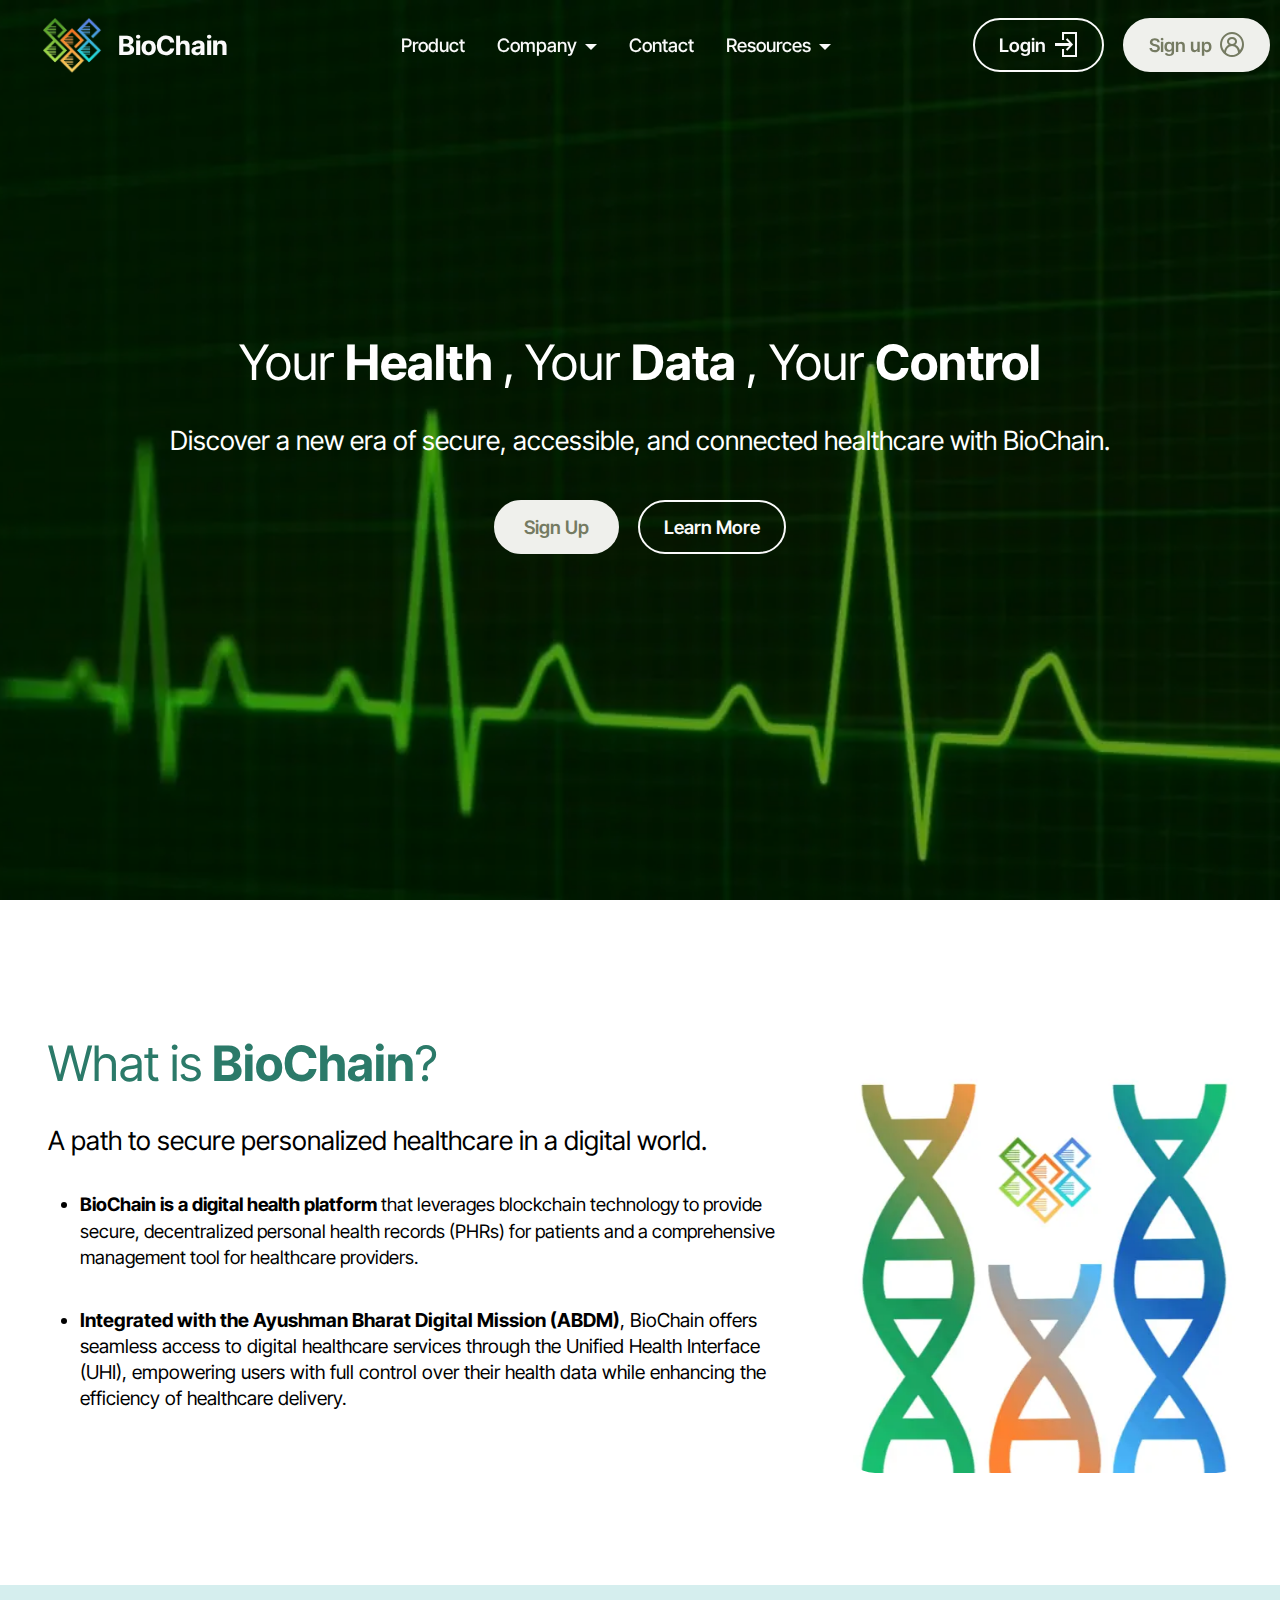
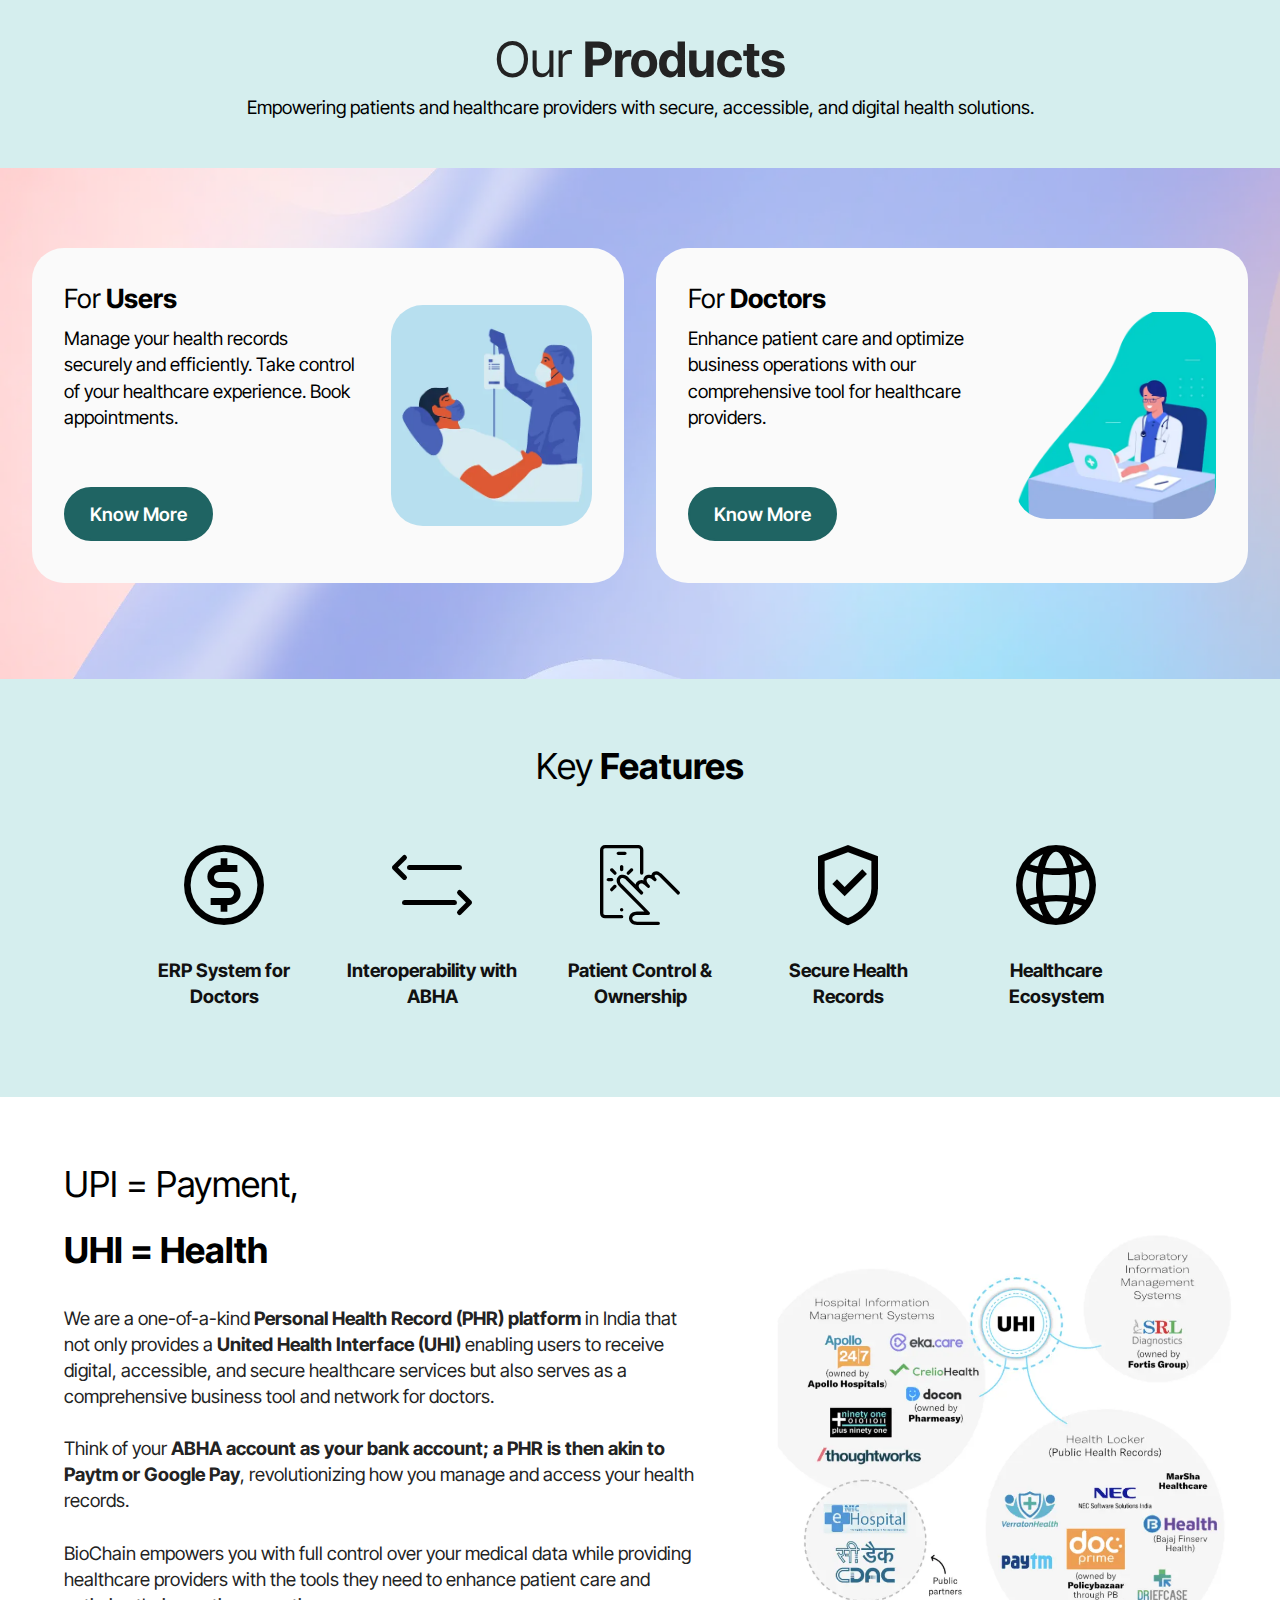
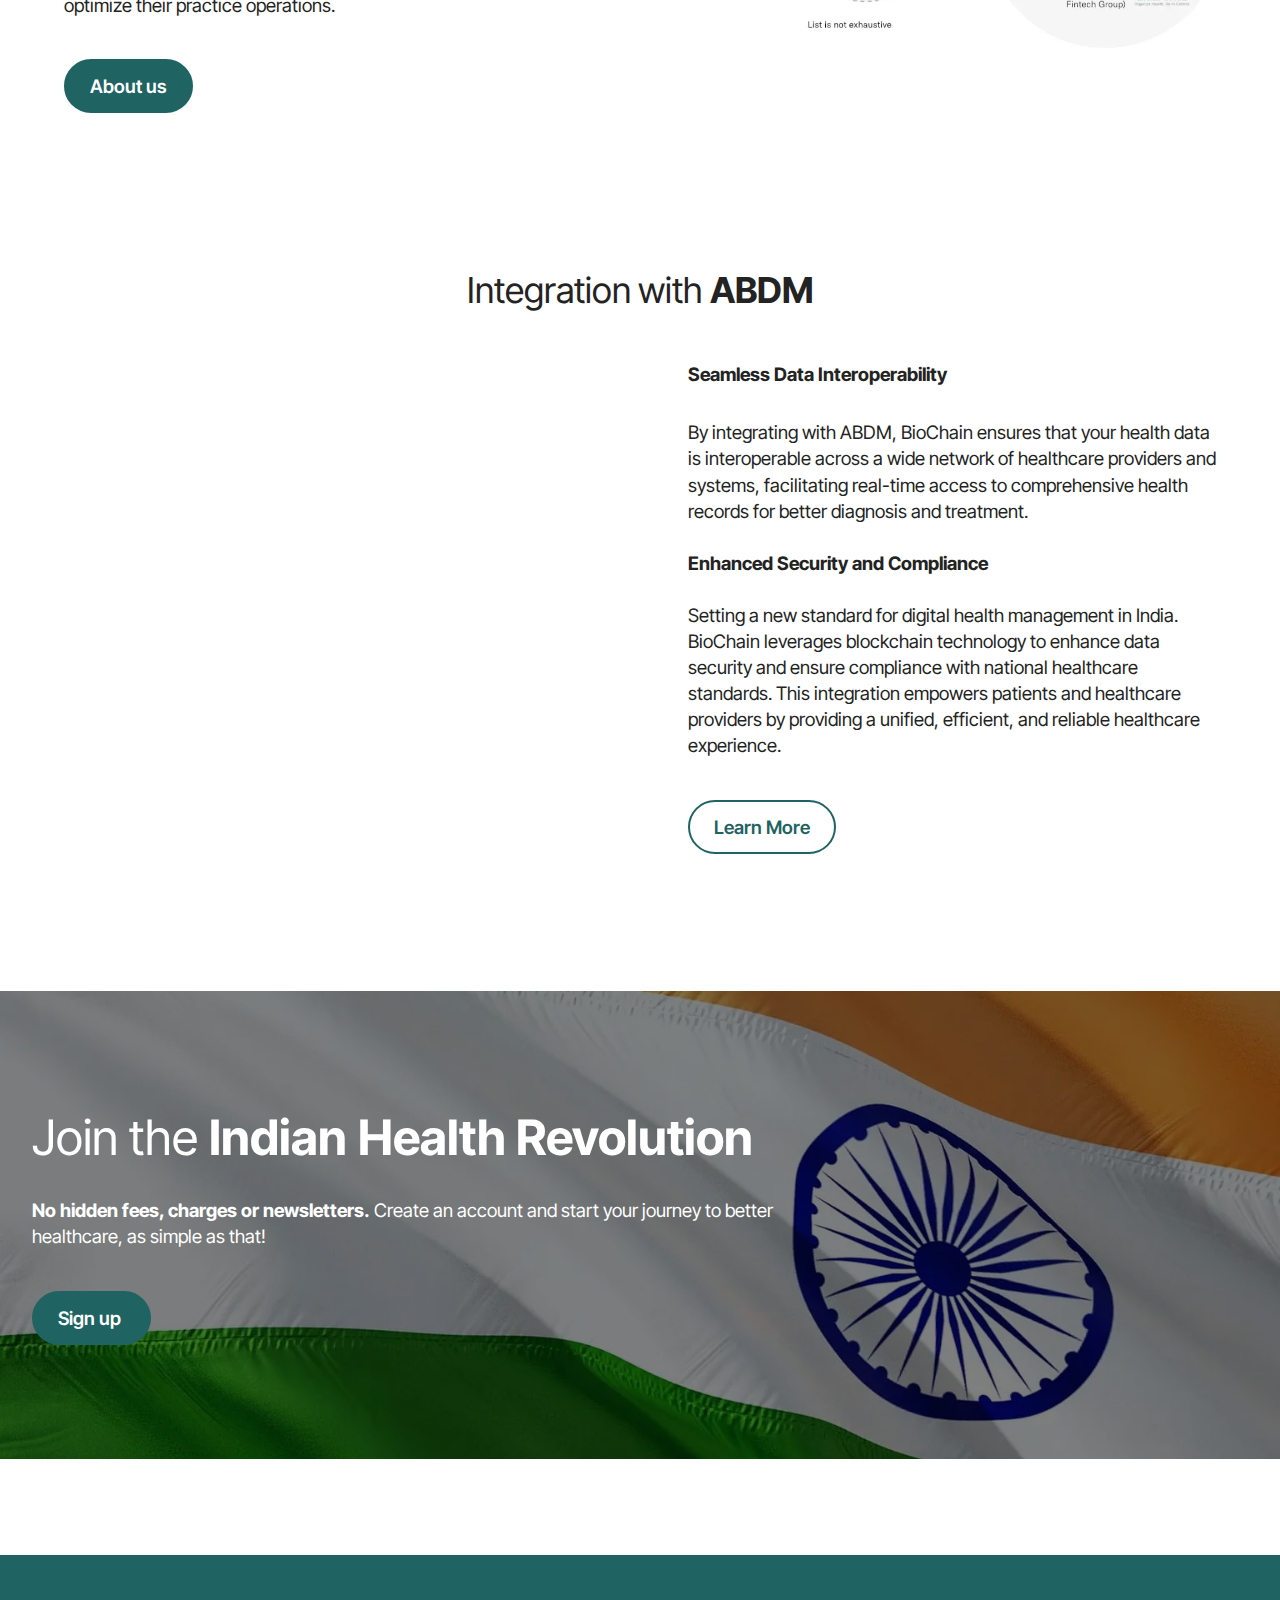
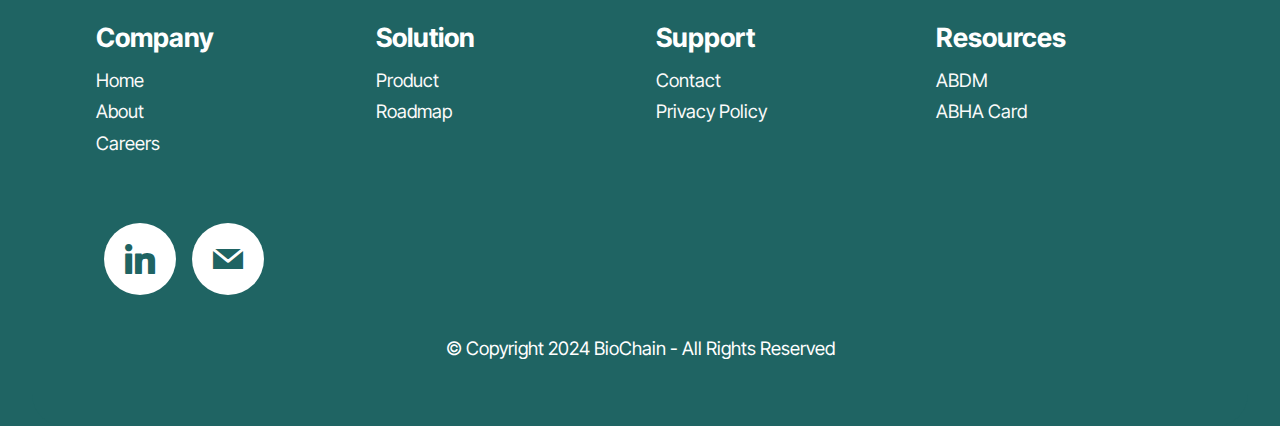
<file: index.html>
<!DOCTYPE html>
<html  >
<head>

  <meta charset="UTF-8">
  <meta http-equiv="X-UA-Compatible" content="IE=edge">
  <meta name="generator" content="BioChain">
  <meta name="twitter:card" content="summary_large_image"/>
  <meta name="twitter:image:src" content="assets/images/index-meta.png">
  <meta property="og:image" content="assets/images/index-meta.png">
  <meta name="twitter:title" content="Home">
  <meta name="viewport" content="width=device-width, initial-scale=1, minimum-scale=1">
  <link rel="shortcut icon" href="assets/images/bc-final-518x482.png" type="image/x-icon">
  <meta name="description" content="Welcome to BioChain – a pioneering platform integrating blockchain technology for secure, accessible, and efficient healthcare management. Explore our innovative solutions today.">
  
  
  <title>Home</title>
  <link rel="stylesheet" href="assets/web/assets/mobirise-icons2/mobirise2.css">
  <link rel="stylesheet" href="assets/web/assets/mobirise-icons/mobirise-icons.css">
  <link rel="stylesheet" href="assets/web/assets/mobirise-icons-bold/mobirise-icons-bold.css">
  <link rel="stylesheet" href="assets/bootstrap/css/bootstrap.min.css">
  <link rel="stylesheet" href="assets/bootstrap/css/bootstrap-grid.min.css">
  <link rel="stylesheet" href="assets/bootstrap/css/bootstrap-reboot.min.css">
  <link rel="stylesheet" href="assets/dropdown/css/style.css">
  <link rel="stylesheet" href="assets/socicon/css/styles.css">
  <link rel="stylesheet" href="assets/theme/css/style.css">
  <link rel="preload" href="https://fonts.googleapis.com/css?family=Inter+Tight:100,200,300,400,500,600,700,800,900,100i,200i,300i,400i,500i,600i,700i,800i,900i&display=swap" as="style" onload="this.onload=null;this.rel='stylesheet'">
  <noscript><link rel="stylesheet" href="https://fonts.googleapis.com/css?family=Inter+Tight:100,200,300,400,500,600,700,800,900,100i,200i,300i,400i,500i,600i,700i,800i,900i&display=swap"></noscript>
  <link rel="preload" as="style" href="assets/mobirise/css/mbr-additional.css?v=LtF5p3"><link rel="stylesheet" href="assets/mobirise/css/mbr-additional.css?v=LtF5p3" type="text/css">

  
  
  
</head>
<body>

<!-- Analytics -->
<!-- Google tag (gtag.js) -->
<script async src="https://www.googletagmanager.com/gtag/js?id=G-830JRSEC2G"></script>
<script>
  window.dataLayer = window.dataLayer || [];
  function gtag(){dataLayer.push(arguments);}
  gtag('js', new Date());

  gtag('config', 'G-830JRSEC2G');
</script>
<!-- /Analytics -->


  
  <section data-bs-version="5.1" class="menu menu6 cid-umgGZEiBLw" once="menu" id="menu06-5h">
	

	<nav class="navbar navbar-dropdown opacityScroll navbar-fixed-top navbar-expand-lg">
		<div class="container">
			<div class="navbar-brand">
				<span class="navbar-logo">
					<a href="index.html">
						<img src="assets/images/bc-final-518x482.webp" alt="biochain logo" style="height: 3.5rem;">
					</a>
				</span>
				<span class="navbar-caption-wrap"><a class="navbar-caption text-white display-5" href="index.html">BioChain</a></span>
			</div>
			<button class="navbar-toggler" type="button" data-toggle="collapse" data-bs-toggle="collapse" data-target="#navbarSupportedContent" data-bs-target="#navbarSupportedContent" aria-controls="navbarNavAltMarkup" aria-expanded="false" aria-label="Toggle navigation">
				<div class="hamburger">
					<span></span>
					<span></span>
					<span></span>
					<span></span>
				</div>
			</button>
			<div class="collapse navbar-collapse opacityScroll" id="navbarSupportedContent">
				<ul class="navbar-nav nav-dropdown" data-app-modern-menu="true"><li class="nav-item">
						<a class="nav-link link text-white display-4" href="product.html" aria-expanded="false">Product</a>
					</li><li class="nav-item dropdown">
						<a class="nav-link link dropdown-toggle text-white display-4" href="https://www.biochain.co.in/" data-toggle="dropdown-submenu" data-bs-toggle="dropdown" data-bs-auto-close="outside" aria-expanded="false">Company</a><div class="dropdown-menu" aria-labelledby="dropdown-523"><a class="dropdown-item text-white display-4" href="about.html">About</a><a class="dropdown-item text-white display-4" href="career.html">Career</a></div>
					</li><li class="nav-item">
						<a class="nav-link link text-white display-4" href="contact.html">Contact</a>
					</li><li class="nav-item dropdown"><a class="nav-link link dropdown-toggle text-white display-4" href="https://www.biochain.co.in/" data-toggle="dropdown-submenu" data-bs-toggle="dropdown" data-bs-auto-close="outside" aria-expanded="false">Resources</a><div class="dropdown-menu" aria-labelledby="dropdown-573"><a class="dropdown-item text-white display-4" href="abdm.html">ABDM</a><a class="dropdown-item text-white display-4" href="abha.html">ABHA Card</a></div></li></ul>
				
				<div class="navbar-buttons mbr-section-btn"><a class="btn btn-white-outline display-4" href="roadmap.html" target="_blank"><span class="mobi-mbri mobi-mbri-login mbr-iconfont mbr-iconfont-btn"></span>Login</a> <a class="btn btn-white display-4" href="roadmap.html" target="_blank"><span class="mobi-mbri mobi-mbri-user-2 mbr-iconfont mbr-iconfont-btn"></span>Sign up</a></div>
			</div>
		</div>
	</nav>
</section>

<section data-bs-version="5.1" class="header16 cid-uiU72mZnEV mbr-fullscreen" id="header17-1o">
  
  <div class="mbr-overlay" style="opacity: 0.4; background-color: rgb(0, 0, 0);"></div>
  <div class="container">
    <div class="row">
      <div class="content-wrap col-12 col-md-12">
        <h1 class="mbr-section-title mbr-fonts-style mbr-white mb-4 display-1">Your <strong>Health&nbsp;</strong>,<strong>&nbsp;</strong>Your <strong>Data&nbsp;</strong>, Your <strong>Control</strong></h1>
        <h2 class="mbr-section-subtitle mbr-fonts-style mbr-white mb-4 display-5">Discover a new era of secure, accessible, and connected healthcare with BioChain.</h2>
        
        <div class="mbr-section-btn"><a class="btn btn-white display-7" href="roadmap.html" target="_blank">&nbsp;Sign Up&nbsp;</a> <a class="btn btn-white-outline display-7" href="product.html">Learn More</a></div>
      </div>
    </div>
  </div>
</section>

<section data-bs-version="5.1" class="features12 cid-ujevLzMG4K" id="features12-56">

    

    
    
    <div class="container">
        <div class="m-0 row align-items-center">
            <div class="col-12 col-lg">
                <div class="card-wrapper">
                    <div class="card-box">
                        <h4 class="card-title mbr-fonts-style mb-4 display-1">What is<strong> BioChain</strong>?</h4>
                        <p class="mbr-text mbr-fonts-style mb-4 display-5">A path to secure personalized healthcare in a digital world.<br></p>
                        <div class="mbr-text mbr-fonts-style counter-container display-7">
                            <ul>
                                <li><strong>BioChain is a digital health platform</strong> that leverages blockchain technology to provide secure, decentralized personal health records (PHRs) for patients and a comprehensive management tool for healthcare providers.</li></ul><ul><li><span style="font-size: 1.2rem;"><strong>Integrated with the Ayushman Bharat Digital Mission (ABDM)</strong>, BioChain offers seamless access to digital healthcare services through the Unified Health Interface (UHI), empowering users with full control over their health data while enhancing the efficiency of healthcare delivery.</span><br></li></ul><ul>
                            </ul>
                        </div>
                        
                    </div>
                </div>
            </div>
            <div class="p-0 col-12 col-lg-4 md-pb">
                <div class="image-wrapper">
                    <img src="assets/images/bc-section-image-858x483.webp" alt="BC logo">
                </div>
            </div>
        </div>
    </div>
</section>

<section data-bs-version="5.1" class="info4 cid-uj3512Cepu" id="info4-3f">
    

    
    
    <div class="container">
        <div class="row justify-content-center">
            <div class="col-12">
                <h3 class="mbr-section-title mbr-fonts-style display-1">
                    Our <strong>Products</strong></h3>
                <p class="mbr-text mbr-fonts-style mb-4 display-7">
                    Empowering patients and healthcare providers with secure, accessible, and digital health solutions. 
                </p>
                <div class="link-wrap">
                    
                </div>
            </div>
        </div>
    </div>
</section>

<section data-bs-version="5.1" class="features5 cid-uj32DfdrqE" id="features5-3e">

    

    
    <div class="mbr-overlay" style="opacity: 0.5; background-color: rgb(255, 255, 255);">
    </div>
    <div class="container">
        <div class="row">
            <div class="item features-without-image mb-4 col-12 col-md-6 active">
                <div class="item-wrapper">
                    <div class="row">
                        <div class="col-12 col-md-7">
                            <div class="text-wrapper">
                                
                                <h5 class="card-title mbr-fonts-style display-5">
                                    For<strong> Users</strong></h5>
                                <p class="mbr-text mbr-fonts-style mb-5 display-4">Manage your health records securely and efficiently. Take control of your healthcare experience. Book appointments.</p>
                                <div class="mbr-section-btn"><a href="product.html#features038-2m" class="btn btn-primary display-4">Know More</a></div>
                            </div>
                        </div>
                        <div class="col-12 col-md-5">
                            <div class="img-wrapper">
                                <img src="assets/images/mbr-432x473.webp" alt="Patient in hospital" data-slide-to="2" data-bs-slide-to="2">
                            </div>
                        </div>
                    </div>
                </div>
            </div><div class="item features-without-image mb-4 col-12 col-md-6">
                <div class="item-wrapper">
                    <div class="row">
                        <div class="col-12 col-md-7">
                            <div class="text-wrapper">
                                
                                <h5 class="card-title mbr-fonts-style display-5">
                                    For<strong> Doctors</strong></h5>
                                <p class="mbr-text mbr-fonts-style mb-5 display-4">Enhance patient care and optimize business operations with our comprehensive tool for healthcare providers.</p>
                                <div class="mbr-section-btn"><a href="product.html#features038-45" class="btn btn-primary display-4">Know More</a></div>
                            </div>
                        </div>
                        <div class="col-12 col-md-5">
                            <div class="img-wrapper">
                                <img src="assets/images/mbr-432x444.webp" alt="Doctor in clinic" data-slide-to="0" data-bs-slide-to="0">
                            </div>
                        </div>
                    </div>
                </div>
            </div>
            
        </div>
    </div>
</section>

<section data-bs-version="5.1" class="features14 cid-uj36hQrjSb" id="features14-3g">
    

    
    
    <div class="container-fluid">
        <div class="row mb-5">
            <div class="col-12">
                <h3 class="mbr-section-title align-center mbr-fonts-style display-2">Key<strong> Features</strong></h3>
            </div>
        </div>
        <div class="row">
            
            
            <div class="item features-without-image mb-5 col-12 col-md-2 active">
                <div class="item-wrapper">
                    <div class="card-box align-center">
                        <span class="mbr-iconfont mobi-mbri-cash mobi-mbri"></span>
                        <h4 class="card-title align-center mbr-black mbr-fonts-style display-7"><strong>ERP System for Doctors</strong></h4>
                    </div>
                </div>
            </div><div class="item features-without-image mb-5 col-12 col-md-2">
                <div class="item-wrapper">
                    <div class="card-box align-center">
                        <span class="mbr-iconfont mbrib-left-right"></span>
                        <h4 class="card-title align-center mbr-black mbr-fonts-style display-7"><strong>Interoperability with ABHA</strong></h4>
                    </div>
                </div>
            </div><div class="item features-without-image mb-5 col-12 col-md-2">
                <div class="item-wrapper">
                    <div class="card-box align-center">
                        <span class="mbr-iconfont mbri-touch"></span>
                        <h4 class="card-title align-center mbr-black mbr-fonts-style display-7"><strong>Patient Control &amp; Ownership</strong></h4>
                    </div>
                </div>
            </div><div class="item features-without-image mb-5 col-12 col-md-2">
                <div class="item-wrapper">
                    <div class="card-box align-center">
                        <span class="mbr-iconfont mobi-mbri-protect mobi-mbri"></span>
                        <h4 class="card-title align-center mbr-black mbr-fonts-style display-7"><strong>Secure Health Records</strong></h4>
                    </div>
                </div>
            </div><div class="item features-without-image mb-5 col-12 col-md-2">
                <div class="item-wrapper">
                    <div class="card-box align-center">
                        <span class="mbr-iconfont mobi-mbri-globe-2 mobi-mbri"></span>
                        <h4 class="card-title align-center mbr-black mbr-fonts-style display-7"><strong>Healthcare Ecosystem</strong></h4>
                    </div>
                </div>
            </div>
            
            
            
        </div>
    </div>
</section>

<section data-bs-version="5.1" class="header1 cid-tJS9vXDdRK" id="header01-7">
	

	
	

	<div class="container-fluid">
		<div class="row justify-content-center">
			<div class="col-12 col-md-12 col-lg-5 image-wrapper">
				<img class="w-100" src="assets/images/uhi-950x846.webp" alt="UHI Network">
			</div>
			<div class="col-12 col-lg col-md-12">
				<div class="text-wrapper align-left">
					<h1 class="mbr-section-title mbr-fonts-style mb-4 display-2">UPI = Payment,&nbsp;<br><strong>UHI = Health</strong><span style="font-size: 4rem;">&nbsp;</span></h1>
					<p class="mbr-text mbr-fonts-style mb-4 display-7">We are a one-of-a-kind <strong>Personal Health Record (PHR) platform</strong> in India that not only provides a <strong>United Health Interface (UHI)</strong> enabling users to receive digital, accessible, and secure healthcare services but also serves as a comprehensive business tool and network for doctors.<br><br>Think of your <strong>ABHA account as your bank account; a PHR is then akin to Paytm or Google Pay</strong>, revolutionizing how you manage and access your health records. <br><br>BioChain empowers you with full control over your medical data while providing healthcare providers with the tools they need to enhance patient care and optimize their practice operations.<br></p>
					<div class="mbr-section-btn mt-3"><a class="btn btn-primary display-7" href="about.html">About us</a></div>
				</div>
			</div>
		</div>
	</div>
</section>

<section data-bs-version="5.1" class="video05 cid-uj3m93Zf1J" id="video05-3o">
    

    
    

    <div class="container-fluid">
        <div class="row justify-content-center">
            <div class="title-wrapper mb-5">
                <h4 class="mbr-section-maintitle mbr-fonts-style mb-0 display-2">Integration<strong> </strong>with <strong>ABDM</strong></h4>
            </div>
            <div class="col-12 col-md">
                <div class="text-wrapper">
                    <h2 class="mb-4 mbr-fonts-style mbr-section-title display-7"><strong>Seamless Data Interoperability</strong></h2>
                    <p class="mbr-text mb-4 mbr-fonts-style display-7">By integrating with ABDM, BioChain ensures that your health data is interoperable across a wide network of healthcare providers and systems, facilitating real-time access to comprehensive health records for better diagnosis and treatment.<br><br><strong>Enhanced Security and Compliance</strong><br><br>Setting a new standard for digital health management in India. BioChain leverages blockchain technology to enhance data security and ensure compliance with national healthcare standards. This integration empowers patients and healthcare providers by providing a unified, efficient, and reliable healthcare experience.<br>
                    </p>
                    <div class="mbr-section-btn mb-4"><a class="btn btn-primary-outline display-7" href="product.html">Learn More</a></div>
                </div>
            </div>
            <div class="col-12 col-md-6 video-block">
                <div class="mbr-figure"><iframe class="mbr-embedded-video" src="https://www.youtube.com/embed/Uc0LpsnUqKA?rel=0&amp;amp;mute=1&amp;showinfo=0&amp;autoplay=1&amp;loop=1&amp;playlist=Uc0LpsnUqKA" width="1280" height="720" frameborder="0" allowfullscreen></iframe></div>
                
            </div>
        </div>
    </div>
</section>

<section data-bs-version="5.1" class="header09 cid-tLAX5BnXkJ" id="header09-q">
	
	<div class="mbr-overlay"></div>
	<div class="container">
		<div class="row">
			<div class="content-wrap col-12 col-md-8">
				<h1 class="mbr-section-title mbr-fonts-style mbr-white mb-4 display-1">Join the <strong>Indian</strong>&nbsp;<strong>Health Revolution</strong></h1>
				
				<p class="mbr-fonts-style mbr-text mbr-white mb-4 display-7"><strong>No hidden fees, charges or newsletters.</strong>&nbsp;Create an account and start your journey to better healthcare, as simple as that!<br></p>
				<div class="mbr-section-btn"><a class="btn btn-primary display-7" href="roadmap.html" target="_blank">Sign up&nbsp;</a></div>
			</div>
		</div>
	</div>
</section>

<section data-bs-version="5.1" class="article11 cid-umEWuhfGeG" id="article11-75">
    

    
    
    <div class="container">
        <div class="row justify-content-center">
            <div class="title col-md-12 col-lg-10">
                
                
                
            </div>
        </div>
    </div>
</section>

<section data-bs-version="5.1" class="footer1 cid-umi7zzfUVZ" once="footers" id="footer01-69">
	

	
	
	<div class="container">
		<div class="row mbr-white">
			<div class="col-12 col-md-6 col-lg-3">
				<h5 class="mbr-section-subtitle mbr-fonts-style mb-2 display-5">
					<strong>Company</strong>
				</h5>
				<ul class="list mbr-fonts-style display-7">
					<li class="mbr-text item-wrap"><a href="index.html" class="text-white">Home</a></li><li class="mbr-text item-wrap"><a href="about.html" class="text-white">About</a></li>
					<li class="mbr-text item-wrap"><a href="career.html" class="text-white">Careers</a></li>
				</ul>
			</div>
			<div class="col-12 col-md-6 col-lg-3">
				<h5 class="mbr-section-subtitle mbr-fonts-style mb-2 display-5">
					<strong>Solution</strong></h5>
				<ul class="list mbr-fonts-style display-7">
					<li class="mbr-text item-wrap"><a href="product.html" class="text-white">Product</a></li><li class="mbr-text item-wrap"><a href="roadmap.html" class="text-white">Roadmap</a></li>
				</ul>
			</div>
			<div class="col-12 col-md-6 col-lg-3">
				<h5 class="mbr-section-subtitle mbr-fonts-style mb-2 display-5">
					<strong>Support</strong>
				</h5>
				<ul class="list mbr-fonts-style display-7">
					<li class="mbr-text item-wrap"><a href="contact.html" class="text-white">Contact</a></li><li class="mbr-text item-wrap"><a href="privacy-policy.html" class="text-white">Privacy Policy</a></li>
				</ul>
			</div>
			<div class="col-12 col-md-6 col-lg-3">
				<h5 class="mbr-section-subtitle mbr-fonts-style mb-2 display-5">
					<strong>Resources</strong></h5>
				<ul class="list mbr-fonts-style display-7">
					<li class="mbr-text item-wrap"><a href="abdm.html" class="text-white">ABDM</a></li><li class="mbr-text item-wrap"><a href="abha.html" class="text-white">ABHA Card</a></li>
				</ul>
			</div>
			<div class="col-12 mt-5 footer-col">
				

				<div class="social-row mt-2 display-7">
					<div class="soc-item">
						<a href="https://www.linkedin.com/company/biochain-network/" target="_blank">
							<span class="mbr-iconfont socicon-linkedin socicon" style="font-size: 30px;"></span>
						</a>
					</div>
					<div class="soc-item">
						<a href="mailto:info@biochain.co.in">
							<span class="mbr-iconfont socicon-mail socicon" style="font-size: 30px;"></span>
						</a>
					</div>
					
					
				</div>
			</div>
			<div class="col-12 mt-4">
				<p class="mbr-text mb-0 mbr-fonts-style copyright align-center display-7">
					© Copyright 2024 BioChain - All Rights Reserved
				</p>
			</div>
		</div>
	</div>
</section>

<script src="assets/bootstrap/js/bootstrap.bundle.min.js"></script>  <script src="assets/smoothscroll/smooth-scroll.js"></script>  <script src="assets/ytplayer/index.js"></script>  <script src="assets/dropdown/js/navbar-dropdown.js"></script>  <script src="assets/theme/js/script.js"></script>  
  
  
</body>
</html>
</file>
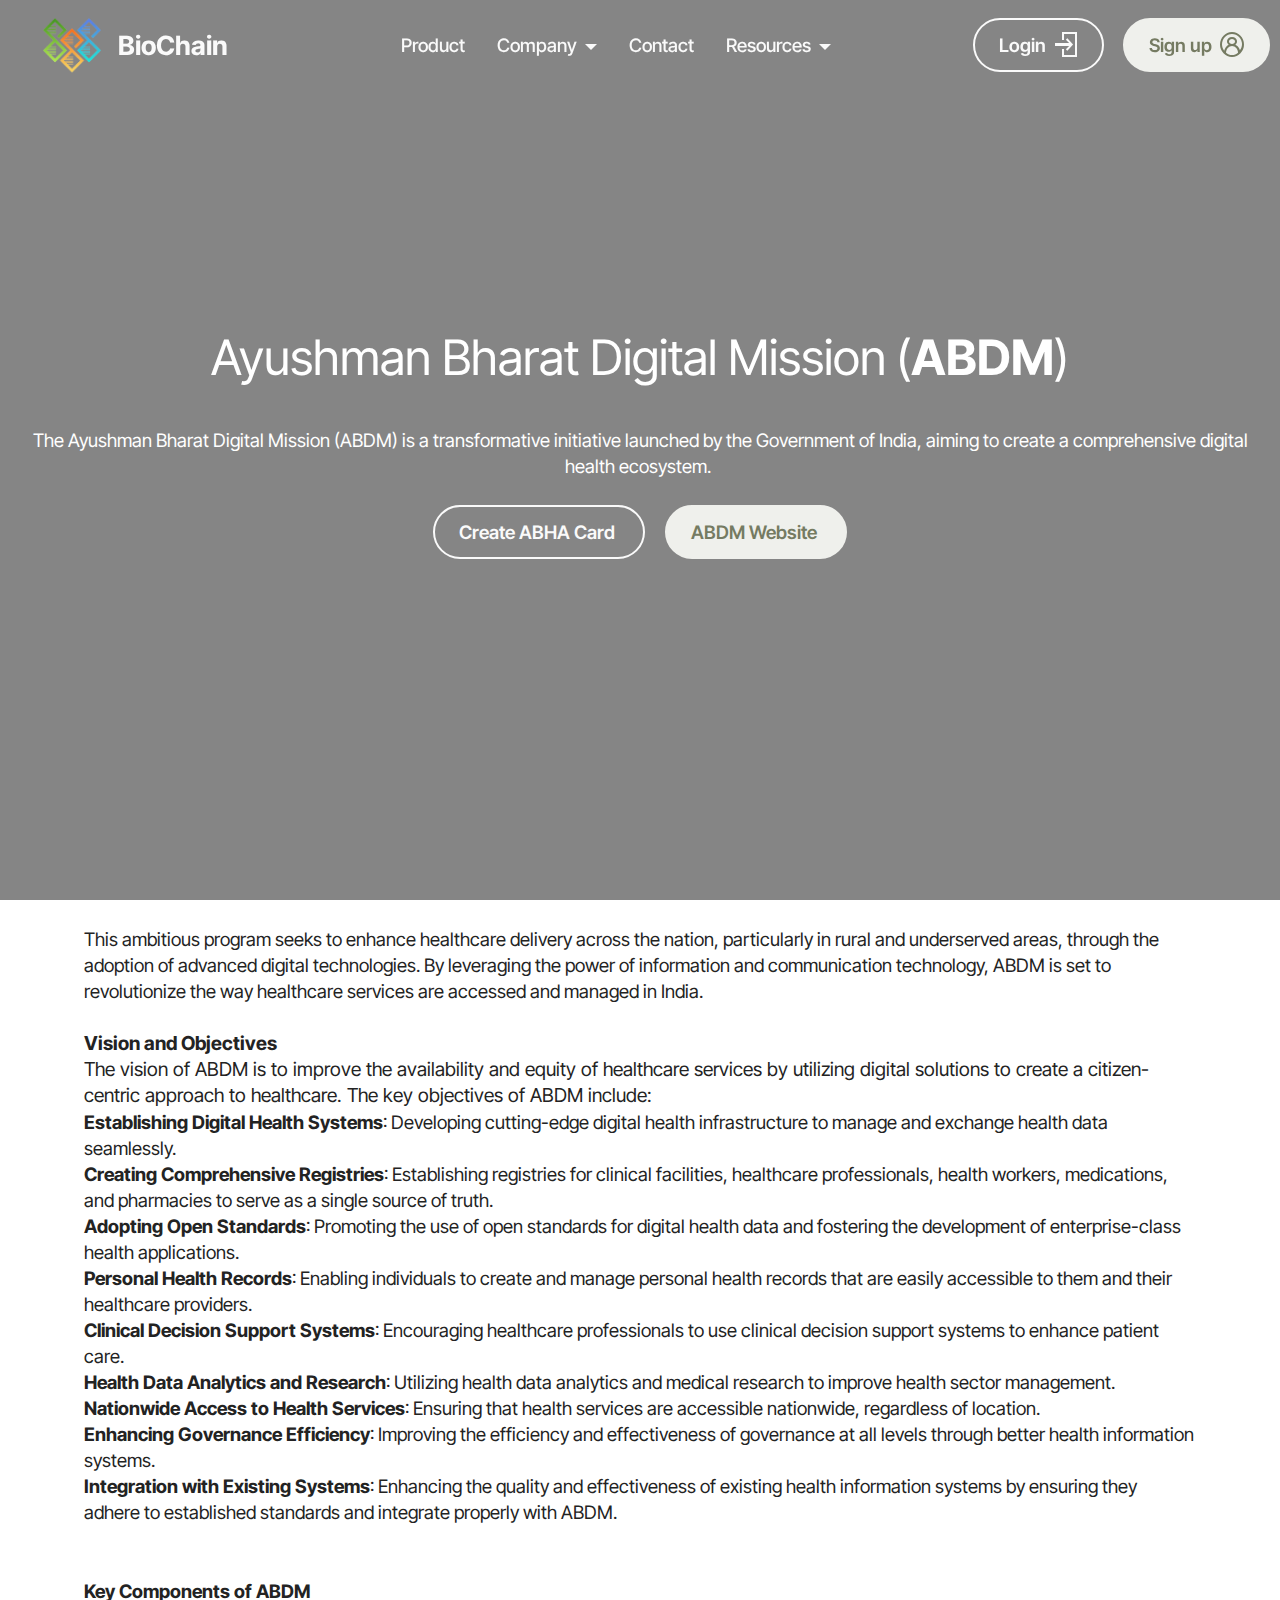
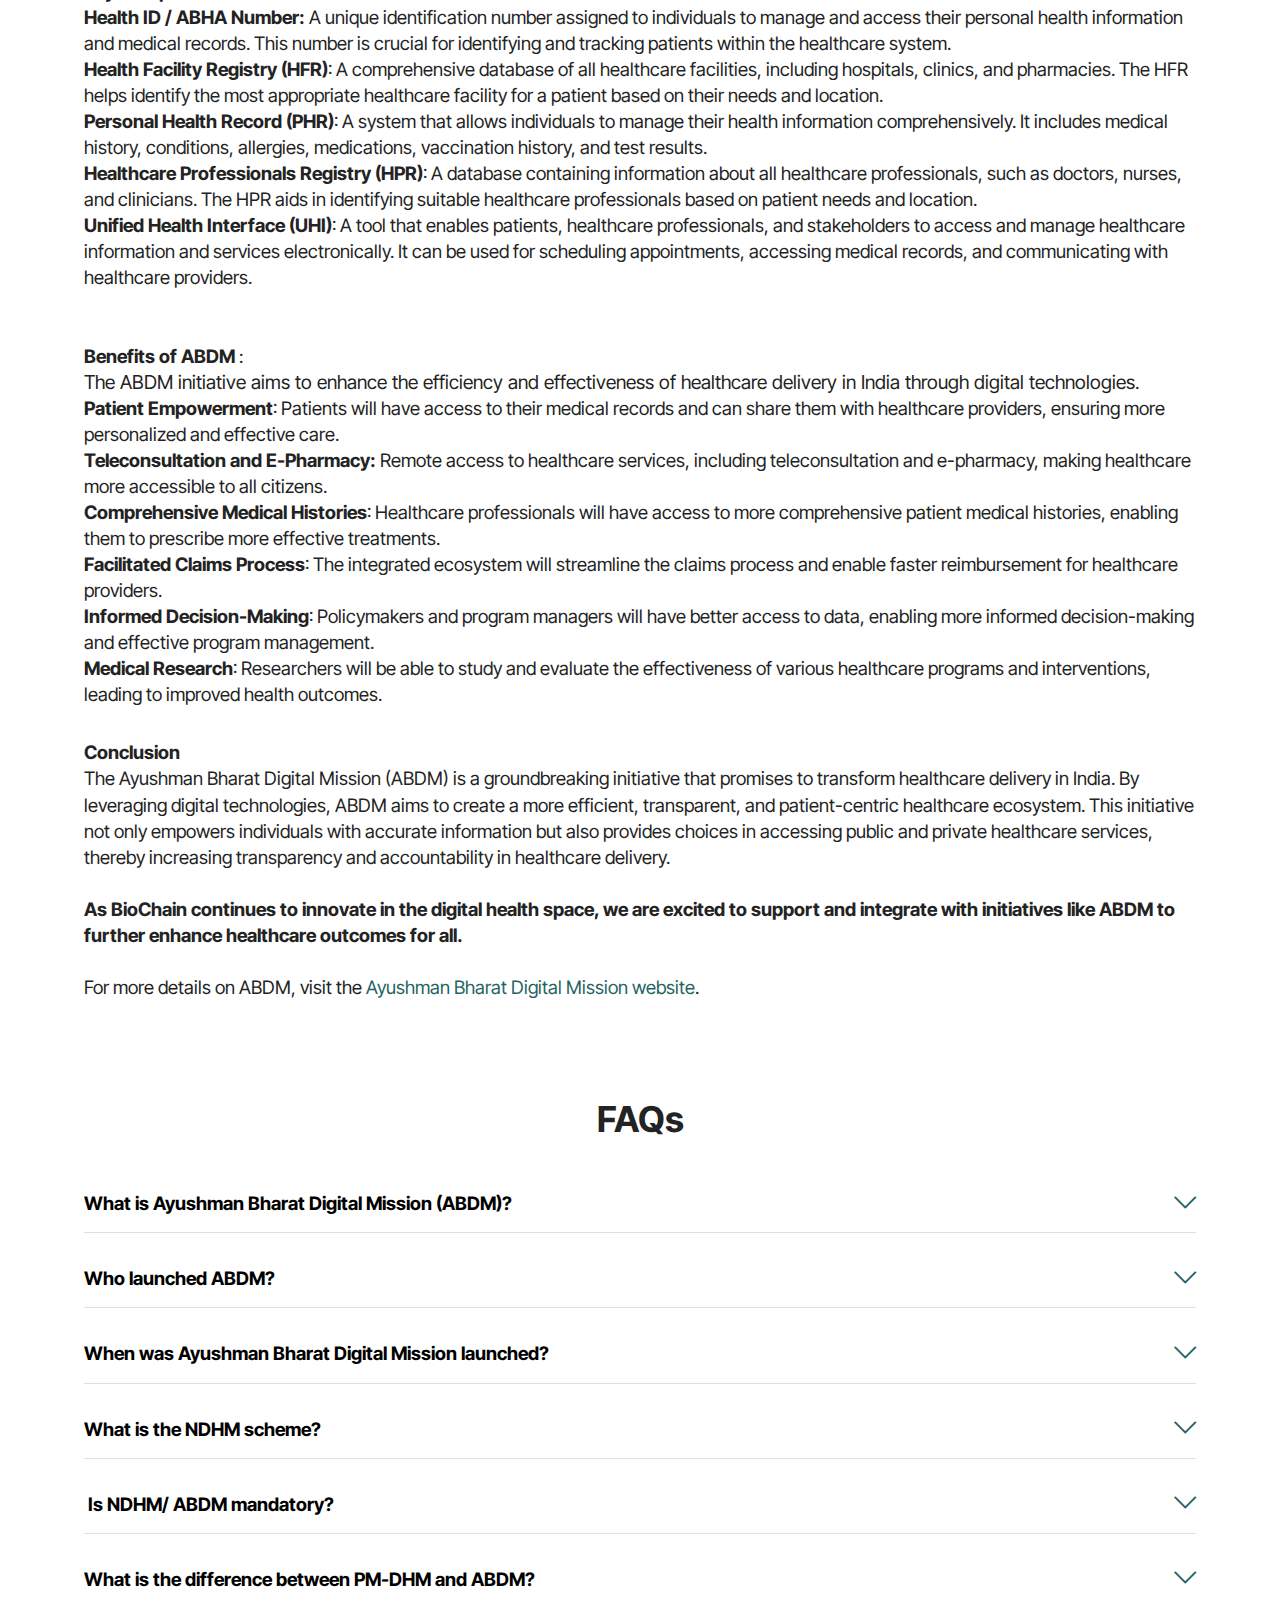
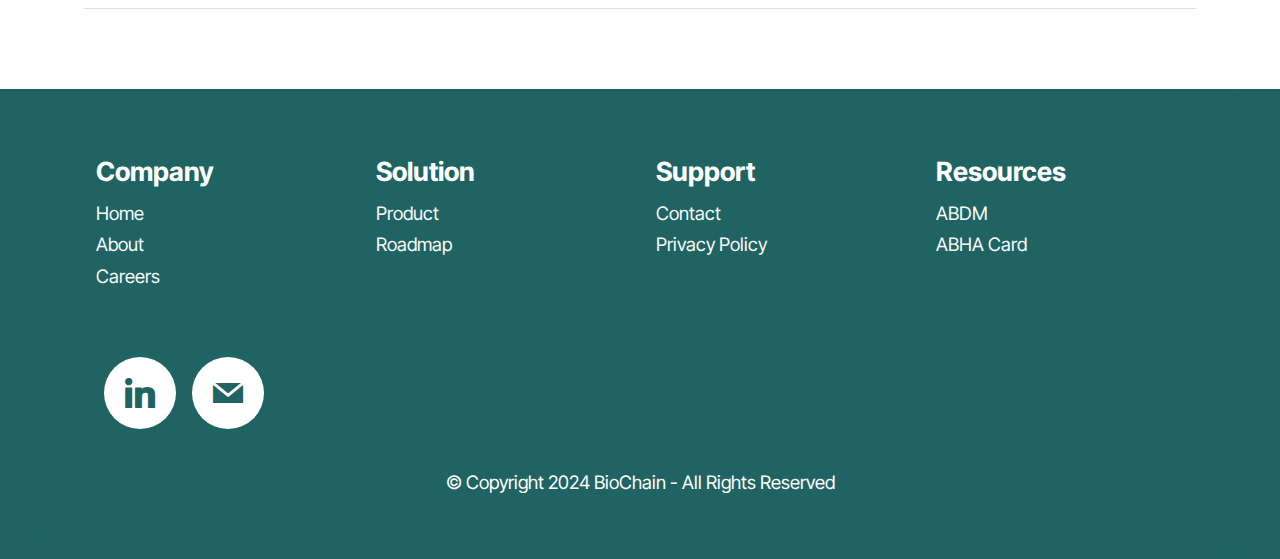
<file: abdm.html>
<!DOCTYPE html>
<html  >
<head>

  <meta charset="UTF-8">
  <meta http-equiv="X-UA-Compatible" content="IE=edge">
  <meta name="generator" content="BioChain">
  <meta name="twitter:card" content="summary_large_image"/>
  <meta name="twitter:image:src" content="assets/images/abdm-meta.png">
  <meta property="og:image" content="assets/images/abdm-meta.png">
  <meta name="twitter:title" content="ABDM">
  <meta name="viewport" content="width=device-width, initial-scale=1, minimum-scale=1">
  <link rel="shortcut icon" href="assets/images/bc-final-518x482.png" type="image/x-icon">
  <meta name="description" content="Understand how BioChain integrates with the Ayushman Bharat Digital Mission (ABDM) to provide secure, digital health records and enhance healthcare accessibility in India.">
  
  
  <title>ABDM</title>
  <link rel="stylesheet" href="assets/web/assets/mobirise-icons2/mobirise2.css">
  <link rel="stylesheet" href="assets/web/assets/mobirise-icons/mobirise-icons.css">
  <link rel="stylesheet" href="assets/bootstrap/css/bootstrap.min.css">
  <link rel="stylesheet" href="assets/bootstrap/css/bootstrap-grid.min.css">
  <link rel="stylesheet" href="assets/bootstrap/css/bootstrap-reboot.min.css">
  <link rel="stylesheet" href="assets/dropdown/css/style.css">
  <link rel="stylesheet" href="assets/socicon/css/styles.css">
  <link rel="stylesheet" href="assets/theme/css/style.css">
  <link rel="preload" href="https://fonts.googleapis.com/css?family=Inter+Tight:100,200,300,400,500,600,700,800,900,100i,200i,300i,400i,500i,600i,700i,800i,900i&display=swap" as="style" onload="this.onload=null;this.rel='stylesheet'">
  <noscript><link rel="stylesheet" href="https://fonts.googleapis.com/css?family=Inter+Tight:100,200,300,400,500,600,700,800,900,100i,200i,300i,400i,500i,600i,700i,800i,900i&display=swap"></noscript>
  <link rel="preload" as="style" href="assets/mobirise/css/mbr-additional.css?v=whUNWQ"><link rel="stylesheet" href="assets/mobirise/css/mbr-additional.css?v=whUNWQ" type="text/css">

  
  
  
</head>
<body>

<!-- Analytics -->
<!-- Google tag (gtag.js) -->
<script async src="https://www.googletagmanager.com/gtag/js?id=G-830JRSEC2G"></script>
<script>
  window.dataLayer = window.dataLayer || [];
  function gtag(){dataLayer.push(arguments);}
  gtag('js', new Date());

  gtag('config', 'G-830JRSEC2G');
</script>
<!-- /Analytics -->


  
  <section data-bs-version="5.1" class="menu menu6 cid-umgGZEiBLw" once="menu" id="menu06-5h">
	

	<nav class="navbar navbar-dropdown opacityScroll navbar-fixed-top navbar-expand-lg">
		<div class="container">
			<div class="navbar-brand">
				<span class="navbar-logo">
					<a href="index.html">
						<img src="assets/images/bc-final-518x482.webp" alt="biochain logo" style="height: 3.5rem;">
					</a>
				</span>
				<span class="navbar-caption-wrap"><a class="navbar-caption text-white display-5" href="index.html">BioChain</a></span>
			</div>
			<button class="navbar-toggler" type="button" data-toggle="collapse" data-bs-toggle="collapse" data-target="#navbarSupportedContent" data-bs-target="#navbarSupportedContent" aria-controls="navbarNavAltMarkup" aria-expanded="false" aria-label="Toggle navigation">
				<div class="hamburger">
					<span></span>
					<span></span>
					<span></span>
					<span></span>
				</div>
			</button>
			<div class="collapse navbar-collapse opacityScroll" id="navbarSupportedContent">
				<ul class="navbar-nav nav-dropdown" data-app-modern-menu="true"><li class="nav-item">
						<a class="nav-link link text-white display-4" href="product.html" aria-expanded="false">Product</a>
					</li><li class="nav-item dropdown">
						<a class="nav-link link dropdown-toggle text-white display-4" href="https://www.biochain.co.in/" data-toggle="dropdown-submenu" data-bs-toggle="dropdown" data-bs-auto-close="outside" aria-expanded="false">Company</a><div class="dropdown-menu" aria-labelledby="dropdown-523"><a class="dropdown-item text-white display-4" href="about.html">About</a><a class="dropdown-item text-white display-4" href="career.html">Career</a></div>
					</li><li class="nav-item">
						<a class="nav-link link text-white display-4" href="contact.html">Contact</a>
					</li><li class="nav-item dropdown"><a class="nav-link link dropdown-toggle text-white display-4" href="https://www.biochain.co.in/" data-toggle="dropdown-submenu" data-bs-toggle="dropdown" data-bs-auto-close="outside" aria-expanded="false">Resources</a><div class="dropdown-menu" aria-labelledby="dropdown-573"><a class="dropdown-item text-white display-4" href="abdm.html">ABDM</a><a class="dropdown-item text-white display-4" href="abha.html">ABHA Card</a></div></li></ul>
				
				<div class="navbar-buttons mbr-section-btn"><a class="btn btn-white-outline display-4" href="roadmap.html" target="_blank"><span class="mobi-mbri mobi-mbri-login mbr-iconfont mbr-iconfont-btn"></span>Login</a> <a class="btn btn-white display-4" href="roadmap.html" target="_blank"><span class="mobi-mbri mobi-mbri-user-2 mbr-iconfont mbr-iconfont-btn"></span>Sign up</a></div>
			</div>
		</div>
	</nav>
</section>

<section data-bs-version="5.1" class="header2 cid-ujaPGOgNfP mbr-fullscreen" id="header2-4t">

    

    
    

    <div class="container">
        <div class="row justify-content-center">
            <div class="col-12 col-lg-12">
                <h1 class="mbr-section-title mbr-fonts-style mb-3 display-1">Ayushman Bharat Digital Mission<strong> </strong>(<strong>ABDM</strong>)</h1>
                
                <p class="mbr-text mbr-fonts-style display-7"><br>The Ayushman Bharat Digital Mission (ABDM) is a transformative initiative launched by the Government of India, aiming to create a comprehensive digital health ecosystem.&nbsp;<br></p>
                <div class="mbr-section-btn mt-3"><a class="btn btn-white-outline display-4" href="abha.html">Create ABHA Card&nbsp;</a>
                    <a class="btn btn-white display-4" href="https://abdm.gov.in/" target="_blank">ABDM Website&nbsp;</a></div>
            </div>
        </div>
    </div>
</section>

<section data-bs-version="5.1" class="content5 cid-ujaPzac2KY" id="content5-4s">
    
    <div class="container">
        <div class="row justify-content-center">
            <div class="col-md-12 col-lg-11">
                
                <h4 class="mbr-section-subtitle mbr-fonts-style mb-4 display-7"><div><br></div><div>This ambitious program seeks to enhance healthcare delivery across the nation, particularly in rural and underserved areas, through the adoption of advanced digital technologies. By leveraging the power of information and communication technology, ABDM is set to revolutionize the way healthcare services are accessed and managed in India.&nbsp;</div><br><div><strong style="font-size: 1.2rem;">Vision and Objectives</strong></div><div><span style="font-size: 1.2rem;">The vision of ABDM is to improve the availability and equity of healthcare services by utilizing digital solutions to create a citizen-centric approach to healthcare. The key objectives of ABDM include:</span><br></div><div><strong>Establishing Digital Health Systems</strong>: Developing cutting-edge digital health infrastructure to manage and exchange health data seamlessly.</div><div><strong>Creating Comprehensive Registries</strong>: Establishing registries for clinical facilities, healthcare professionals, health workers, medications, and pharmacies to serve as a single source of truth.</div><div><strong>Adopting Open Standards</strong>: Promoting the use of open standards for digital health data and fostering the development of enterprise-class health applications.</div><div><strong>Personal Health Records</strong>: Enabling individuals to create and manage personal health records that are easily accessible to them and their healthcare providers.</div><div><strong>Clinical Decision Support Systems</strong>: Encouraging healthcare professionals to use clinical decision support systems to enhance patient care.</div><div><strong>Health Data Analytics and Research</strong>: Utilizing health data analytics and medical research to improve health sector management.</div><div><strong>Nationwide Access to Health Services</strong>: Ensuring that health services are accessible nationwide, regardless of location.</div><div><strong>Enhancing Governance Efficiency</strong>: Improving the efficiency and effectiveness of governance at all levels through better health information systems.</div><div><strong>Integration with Existing Systems</strong>: Enhancing the quality and effectiveness of existing health information systems by ensuring they adhere to established standards and integrate properly with ABDM.</div><br><div><br></div><div><strong>Key Components of ABDM</strong></div><strong>Health ID / ABHA Number:</strong> A unique identification number assigned to individuals to manage and access their personal health information and medical records. This number is crucial for identifying and tracking patients within the healthcare system.<br><div><strong>Health Facility Registry (HFR)</strong>: A comprehensive database of all healthcare facilities, including hospitals, clinics, and pharmacies. The HFR helps identify the most appropriate healthcare facility for a patient based on their needs and location.</div><div><strong>Personal Health Record (PHR)</strong>: A system that allows individuals to manage their health information comprehensively. It includes medical history, conditions, allergies, medications, vaccination history, and test results.</div><div><strong>Healthcare Professionals Registry (HPR)</strong>: A database containing information about all healthcare professionals, such as doctors, nurses, and clinicians. The HPR aids in identifying suitable healthcare professionals based on patient needs and location.</div><div><strong>Unified Health Interface (UHI)</strong>: A tool that enables patients, healthcare professionals, and stakeholders to access and manage healthcare information and services electronically. It can be used for scheduling appointments, accessing medical records, and communicating with healthcare providers.</div><br><div><br></div><div><strong>Benefits of ABDM</strong>&nbsp;:</div><div><span style="font-size: 1.2rem;">The ABDM initiative aims to enhance the efficiency and effectiveness of healthcare delivery in India through digital technologies.</span></div><div><strong>Patient Empowerment</strong>: Patients will have access to their medical records and can share them with healthcare providers, ensuring more personalized and effective care.</div><div><strong>Teleconsultation and E-Pharmacy:</strong> Remote access to healthcare services, including teleconsultation and e-pharmacy, making healthcare more accessible to all citizens.</div><div><strong>Comprehensive Medical Histories</strong>: Healthcare professionals will have access to more comprehensive patient medical histories, enabling them to prescribe more effective treatments.</div><div><strong>Facilitated Claims Process</strong>: The integrated ecosystem will streamline the claims process and enable faster reimbursement for healthcare providers.</div><div><strong>Informed Decision-Making</strong>: Policymakers and program managers will have better access to data, enabling more informed decision-making and effective program management.</div><div><strong>Medical Research</strong>: Researchers will be able to study and evaluate the effectiveness of various healthcare programs and interventions, leading to improved health outcomes.</div></h4>
                <p class="mbr-text mbr-fonts-style display-7"><strong>Conclusion</strong><br>The Ayushman Bharat Digital Mission (ABDM) is a groundbreaking initiative that promises to transform healthcare delivery in India. By leveraging digital technologies, ABDM aims to create a more efficient, transparent, and patient-centric healthcare ecosystem. This initiative not only empowers individuals with accurate information but also provides choices in accessing public and private healthcare services, thereby increasing transparency and accountability in healthcare delivery. <br><br><strong>As BioChain continues to innovate in the digital health space, we are excited to support and integrate with initiatives like ABDM to further enhance healthcare outcomes for all.
</strong><br>
<br>For more details on ABDM, visit the <a href="https://abdm.gov.in/" class="text-primary">Ayushman Bharat Digital Mission website</a>.</p>
            </div>
        </div>
    </div>
</section>

<section data-bs-version="5.1" class="content16 cid-ujaTmxfR62" id="content16-4u">

    

    
    
    <div class="container">
        <div class="row justify-content-center">
            <div class="col-12 col-md-11">
                <div class="mbr-section-head align-center mb-4">
                    <h3 class="mbr-section-title mb-0 mbr-fonts-style display-2"><strong>FAQs</strong></h3>
                    
                </div>
                <div id="bootstrap-accordion_51" class="panel-group accordionStyles accordion" role="tablist" aria-multiselectable="true">
                    <div class="card mb-3">
                        <div class="card-header" role="tab" id="headingOne">
                            <a role="button" class="panel-title collapsed" data-toggle="collapse" data-bs-toggle="collapse" data-core="" href="#collapse1_51" aria-expanded="false" aria-controls="collapse1">
                                <h6 class="panel-title-edit mbr-fonts-style mb-0 display-7"><strong>What is Ayushman Bharat Digital Mission (ABDM)?</strong></h6>
                                <span class="sign mbr-iconfont mbri-arrow-down"></span>
                            </a>
                        </div>
                        <div id="collapse1_51" class="panel-collapse noScroll collapse" role="tabpanel" aria-labelledby="headingOne" data-parent="#accordion" data-bs-parent="#bootstrap-accordion_51">
                            <div class="panel-body">
                                <p class="mbr-fonts-style panel-text display-4">Ayushman Bharat Digital Mission (ABDM) is a program launched by the Government of India to provide digital health services to the country’s citizens. The program aims to provide better healthcare services to all citizens, especially those in rural and underserved areas, through the use of digital technologies.<br>
<br>ABDM aims to create a network of digital health services that all citizens can access through various channels, including mobile phones, tablets, and computers. These services include telemedicine, electronic health records, and other digital health tools that can help improve healthcare service delivery and make it more accessible to all citizens.</p>
                            </div>
                        </div>
                    </div>
                    <div class="card mb-3">
                        <div class="card-header" role="tab" id="headingOne">
                            <a role="button" class="panel-title collapsed" data-toggle="collapse" data-bs-toggle="collapse" data-core="" href="#collapse2_51" aria-expanded="false" aria-controls="collapse2">
                                <h6 class="panel-title-edit mbr-fonts-style mb-0 display-7"><strong>Who launched ABDM?</strong></h6>
                                <span class="sign mbr-iconfont mbri-arrow-down"></span>
                            </a>
                        </div>
                        <div id="collapse2_51" class="panel-collapse noScroll collapse" role="tabpanel" aria-labelledby="headingOne" data-parent="#accordion" data-bs-parent="#bootstrap-accordion_51">
                            <div class="panel-body">
                                <p class="mbr-fonts-style panel-text display-4">
                                    The Ayushman Bharat Digital Mission (ABDM) was launched by the National Health Authority.</p>
                            </div>
                        </div>
                    </div>
                    <div class="card mb-3">
                        <div class="card-header" role="tab" id="headingOne">
                            <a role="button" class="panel-title collapsed" data-toggle="collapse" data-bs-toggle="collapse" data-core="" href="#collapse3_51" aria-expanded="false" aria-controls="collapse3">
                                <h6 class="panel-title-edit mbr-fonts-style mb-0 display-7"><strong>When was Ayushman Bharat Digital Mission launched?</strong></h6>
                                <span class="sign mbr-iconfont mbri-arrow-down"></span>
                            </a>
                        </div>
                        <div id="collapse3_51" class="panel-collapse noScroll collapse" role="tabpanel" aria-labelledby="headingOne" data-parent="#accordion" data-bs-parent="#bootstrap-accordion_51">
                            <div class="panel-body">
                                <p class="mbr-fonts-style panel-text display-4">
                                    The Ayushman Bharat Digital Mission was launched on 15th August 2020.</p>
                            </div>
                        </div>
                    </div>
                    <div class="card mb-3">
                        <div class="card-header" role="tab" id="headingOne">
                            <a role="button" class="panel-title collapsed" data-toggle="collapse" data-bs-toggle="collapse" data-core="" href="#collapse4_51" aria-expanded="false" aria-controls="collapse4">
                                <h6 class="panel-title-edit mbr-fonts-style mb-0 display-7"><strong>What is the NDHM scheme?</strong></h6>
                                <span class="sign mbr-iconfont mbri-arrow-down"></span>
                            </a>
                        </div>
                        <div id="collapse4_51" class="panel-collapse noScroll collapse" role="tabpanel" aria-labelledby="headingOne" data-parent="#accordion" data-bs-parent="#bootstrap-accordion_51">
                            <div class="panel-body">
                                <p class="mbr-fonts-style panel-text display-4">The NDHM is a program launched by the Indian government with the aim of building a comprehensive digital health system in the country. It aims to offer a smooth and unified healthcare experience to all citizens by creating a digital platform that links healthcare providers, patients, and insurance providers.
<br>
<br>The goal of the NDHM is to improve the accessibility and efficiency of healthcare services in India and reduce the burden on the healthcare system by streamlining processes and reducing the need for in-person visits.</p>
                            </div>
                        </div>
                    </div>
                    <div class="card mb-3">
                        <div class="card-header" role="tab" id="headingOne">
                            <a role="button" class="panel-title collapsed" data-toggle="collapse" data-bs-toggle="collapse" data-core="" href="#collapse5_51" aria-expanded="false" aria-controls="collapse5">
                                <h6 class="panel-title-edit mbr-fonts-style mb-0 display-7"><strong>&nbsp;Is NDHM/ ABDM mandatory?</strong></h6>
                                <span class="sign mbr-iconfont mbri-arrow-down"></span>
                            </a>
                        </div>
                        <div id="collapse5_51" class="panel-collapse noScroll collapse" role="tabpanel" aria-labelledby="headingOne" data-parent="#accordion" data-bs-parent="#bootstrap-accordion_51">
                            <div class="panel-body">
                                <p class="mbr-fonts-style panel-text display-4">
                                    No, NDHM / ABDM aren’t mandatory.</p>
                            </div>
                        </div>
                    </div>
                    <div class="card mb-3">
                        <div class="card-header" role="tab" id="headingOne">
                            <a role="button" class="panel-title collapsed" data-toggle="collapse" data-bs-toggle="collapse" data-core="" href="#collapse6_51" aria-expanded="false" aria-controls="collapse6">
                                <h6 class="panel-title-edit mbr-fonts-style mb-0 display-7"><strong>What is the difference between PM-DHM and ABDM?</strong></h6>
                                <span class="sign mbr-iconfont mbri-arrow-down"></span>
                            </a>
                        </div>
                        <div id="collapse6_51" class="panel-collapse noScroll collapse" role="tabpanel" aria-labelledby="headingOne" data-parent="#accordion" data-bs-parent="#bootstrap-accordion_51">
                            <div class="panel-body">
                                <p class="mbr-fonts-style panel-text display-4">Pradhan Mantri Digital Health Mission (PM-DHM) and Ayushman Bharat Digital Mission (ABDM) are both initiatives aimed at creating a digital health ecosystem in India. Under these missions, individuals (citizens of India) can generate a unique digital health ID, which will contain all their health records.
<br>
<br>While PM-DHM was initially implemented in a pilot phase only in the six Union Territories of India, ABDM was launched nationwide on 27th September 2021. Both missions are aimed at improving access to healthcare and enabling the exchange of health information between various stakeholders in the healthcare system.</p>
                            </div>
                        </div>
                    </div>
                </div>
            </div>
        </div>
    </div>
</section>

<section data-bs-version="5.1" class="footer1 cid-umi7zzfUVZ" once="footers" id="footer01-69">
	

	
	
	<div class="container">
		<div class="row mbr-white">
			<div class="col-12 col-md-6 col-lg-3">
				<h5 class="mbr-section-subtitle mbr-fonts-style mb-2 display-5">
					<strong>Company</strong>
				</h5>
				<ul class="list mbr-fonts-style display-7">
					<li class="mbr-text item-wrap"><a href="index.html" class="text-white">Home</a></li><li class="mbr-text item-wrap"><a href="about.html" class="text-white">About</a></li>
					<li class="mbr-text item-wrap"><a href="career.html" class="text-white">Careers</a></li>
				</ul>
			</div>
			<div class="col-12 col-md-6 col-lg-3">
				<h5 class="mbr-section-subtitle mbr-fonts-style mb-2 display-5">
					<strong>Solution</strong></h5>
				<ul class="list mbr-fonts-style display-7">
					<li class="mbr-text item-wrap"><a href="product.html" class="text-white">Product</a></li><li class="mbr-text item-wrap"><a href="roadmap.html" class="text-white">Roadmap</a></li>
				</ul>
			</div>
			<div class="col-12 col-md-6 col-lg-3">
				<h5 class="mbr-section-subtitle mbr-fonts-style mb-2 display-5">
					<strong>Support</strong>
				</h5>
				<ul class="list mbr-fonts-style display-7">
					<li class="mbr-text item-wrap"><a href="contact.html" class="text-white">Contact</a></li><li class="mbr-text item-wrap"><a href="privacy-policy.html" class="text-white">Privacy Policy</a></li>
				</ul>
			</div>
			<div class="col-12 col-md-6 col-lg-3">
				<h5 class="mbr-section-subtitle mbr-fonts-style mb-2 display-5">
					<strong>Resources</strong></h5>
				<ul class="list mbr-fonts-style display-7">
					<li class="mbr-text item-wrap"><a href="abdm.html" class="text-white">ABDM</a></li><li class="mbr-text item-wrap"><a href="abha.html" class="text-white">ABHA Card</a></li>
				</ul>
			</div>
			<div class="col-12 mt-5 footer-col">
				

				<div class="social-row mt-2 display-7">
					<div class="soc-item">
						<a href="https://www.linkedin.com/company/biochain-network/" target="_blank">
							<span class="mbr-iconfont socicon-linkedin socicon" style="font-size: 30px;"></span>
						</a>
					</div>
					<div class="soc-item">
						<a href="mailto:info@biochain.co.in">
							<span class="mbr-iconfont socicon-mail socicon" style="font-size: 30px;"></span>
						</a>
					</div>
					
					
				</div>
			</div>
			<div class="col-12 mt-4">
				<p class="mbr-text mb-0 mbr-fonts-style copyright align-center display-7">
					© Copyright 2024 BioChain - All Rights Reserved
				</p>
			</div>
		</div>
	</div>
</section>

<script src="assets/bootstrap/js/bootstrap.bundle.min.js"></script>  <script src="assets/smoothscroll/smooth-scroll.js"></script>  <script src="assets/ytplayer/index.js"></script>  <script src="assets/dropdown/js/navbar-dropdown.js"></script>  <script src="assets/mbr-switch-arrow/mbr-switch-arrow.js"></script>  <script src="assets/theme/js/script.js"></script>  
  
  
</body>
</html>
</file>
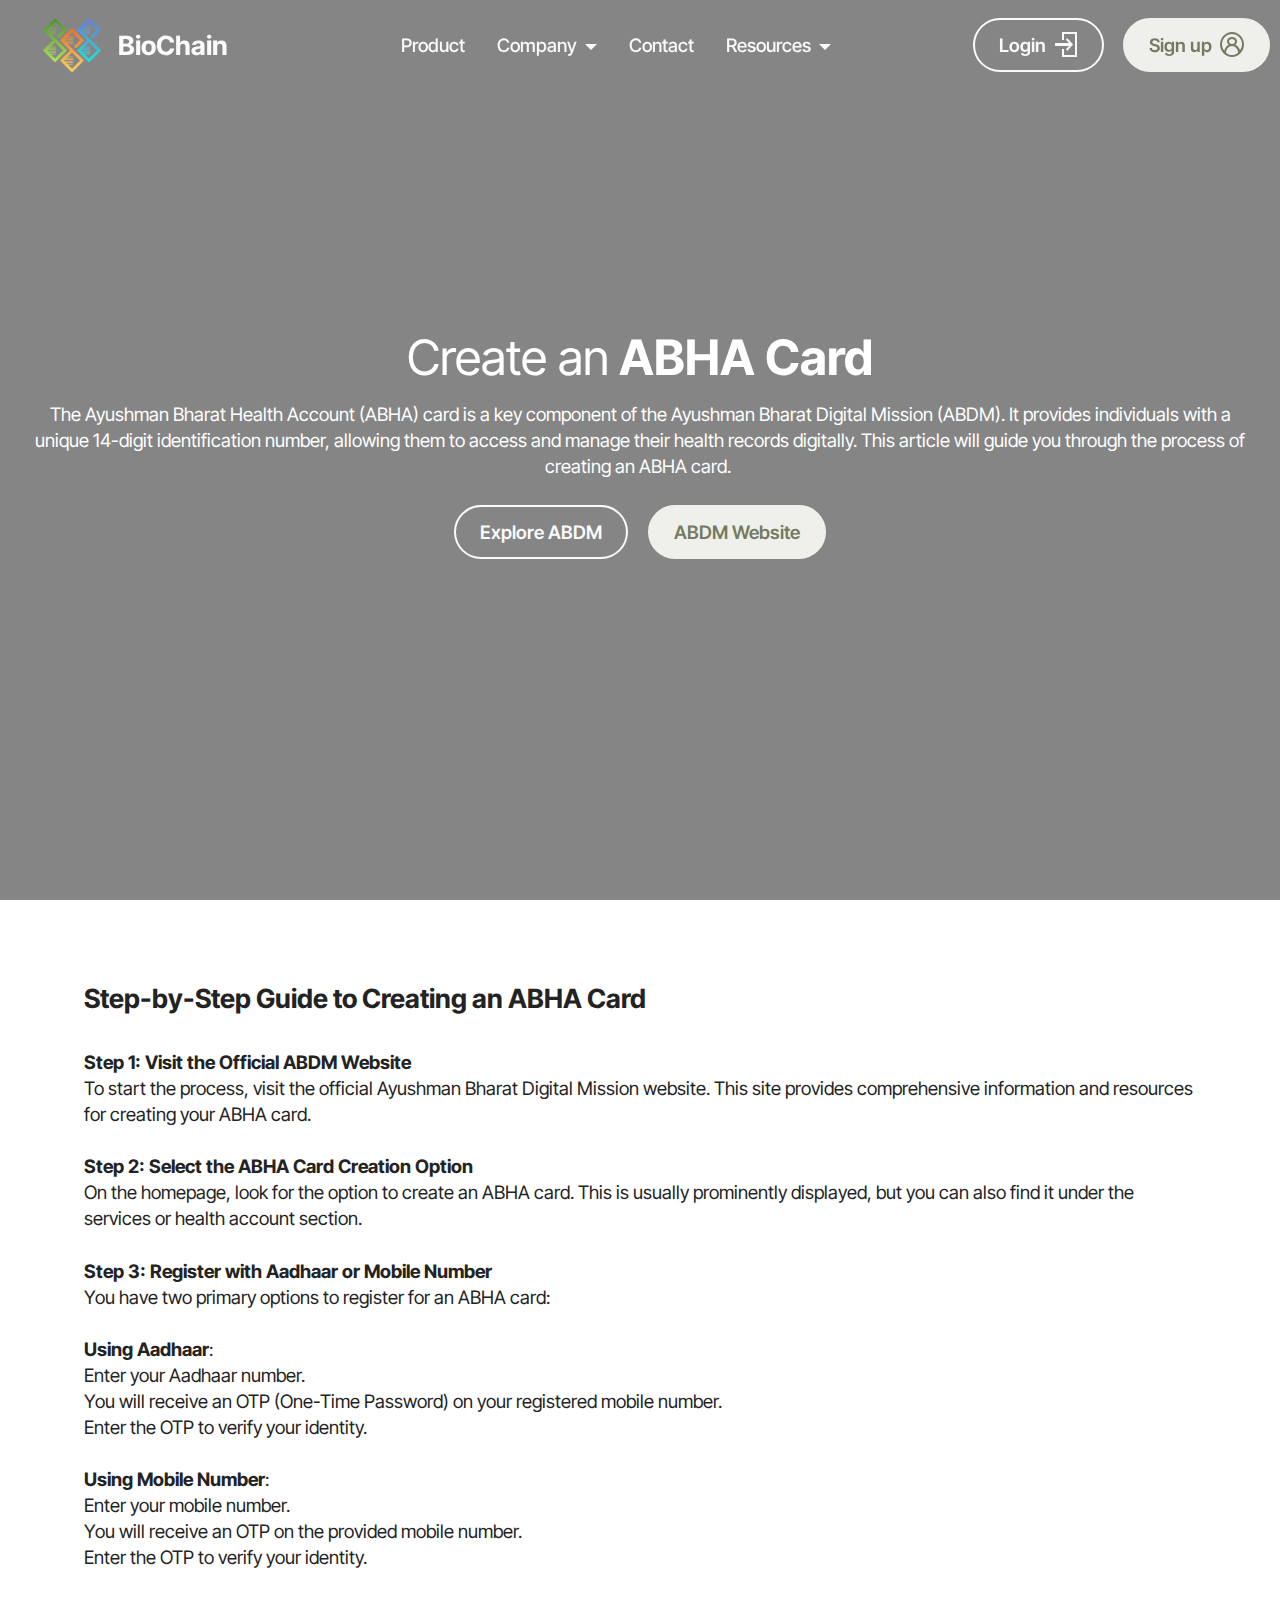
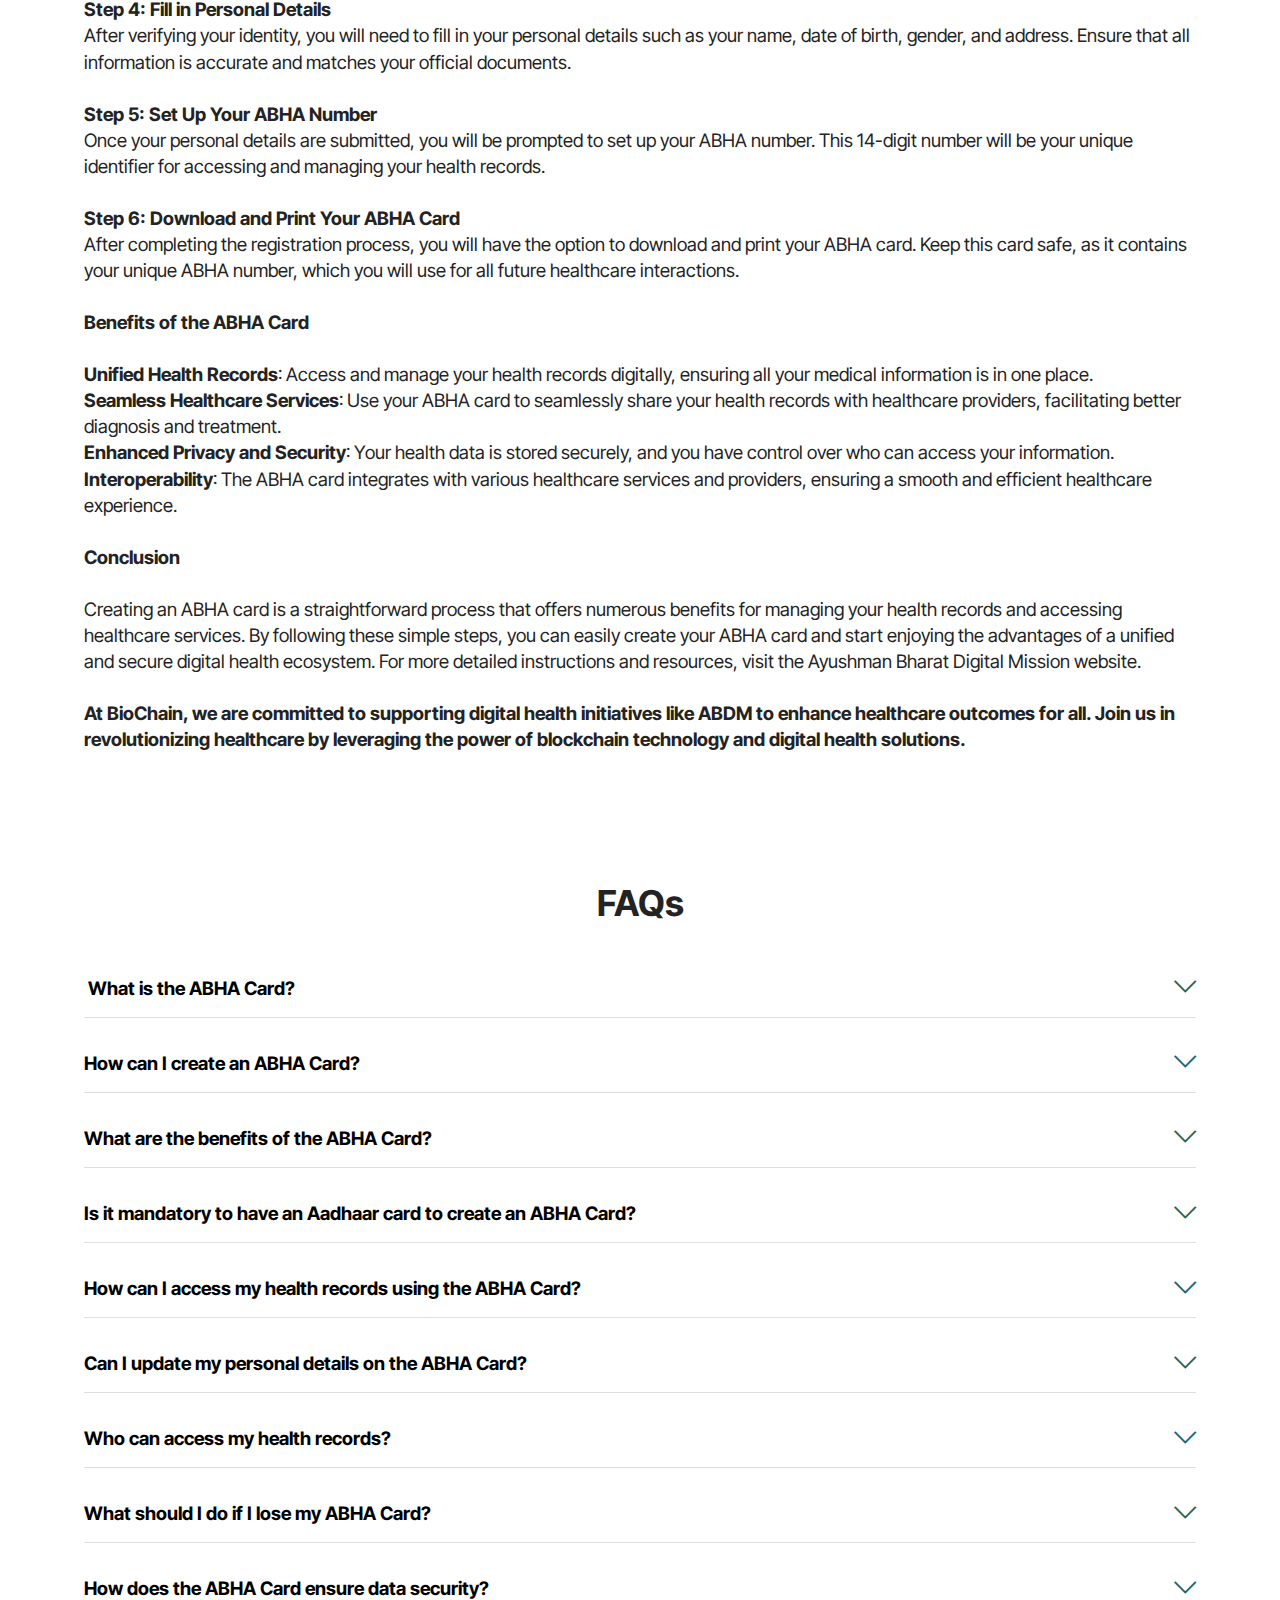
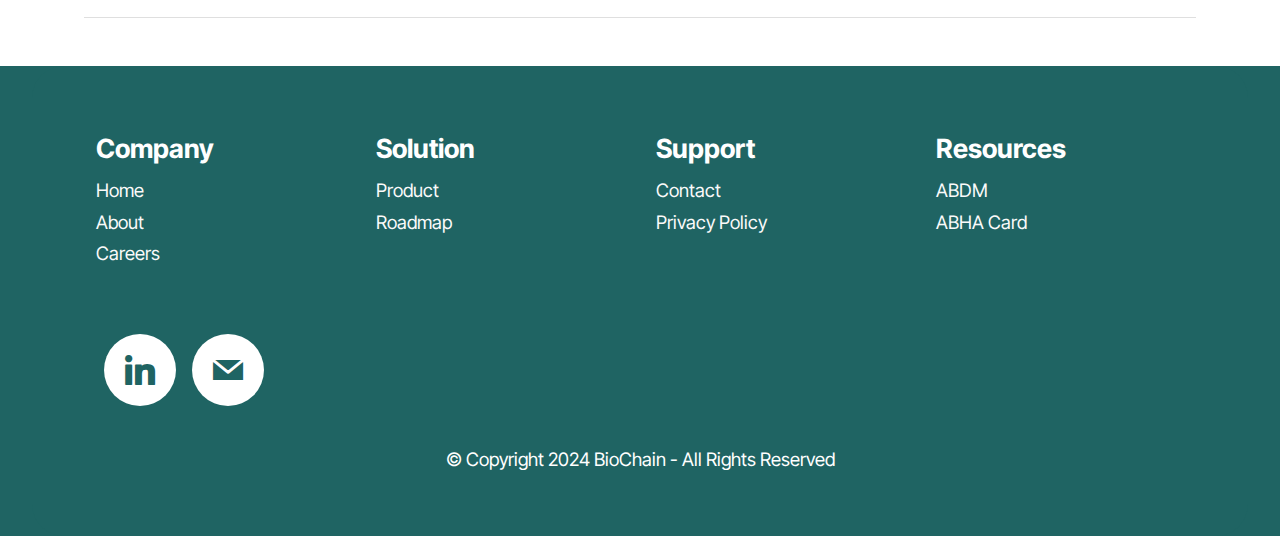
<file: abha.html>
<!DOCTYPE html>
<html  >
<head>

  <meta charset="UTF-8">
  <meta http-equiv="X-UA-Compatible" content="IE=edge">
  <meta name="generator" content="BioChain">
  <meta name="twitter:card" content="summary_large_image"/>
  <meta name="twitter:image:src" content="assets/images/abha-meta.png">
  <meta property="og:image" content="assets/images/abha-meta.png">
  <meta name="twitter:title" content="ABHA Card">
  <meta name="viewport" content="width=device-width, initial-scale=1, minimum-scale=1">
  <link rel="shortcut icon" href="assets/images/bc-final-518x482.png" type="image/x-icon">
  <meta name="description" content="Learn how to create and manage your ABHA Card with BioChain, your gateway to secure, digital, and portable personal health records.">
  
  
  <title>ABHA Card</title>
  <link rel="stylesheet" href="assets/web/assets/mobirise-icons2/mobirise2.css">
  <link rel="stylesheet" href="assets/web/assets/mobirise-icons/mobirise-icons.css">
  <link rel="stylesheet" href="assets/bootstrap/css/bootstrap.min.css">
  <link rel="stylesheet" href="assets/bootstrap/css/bootstrap-grid.min.css">
  <link rel="stylesheet" href="assets/bootstrap/css/bootstrap-reboot.min.css">
  <link rel="stylesheet" href="assets/dropdown/css/style.css">
  <link rel="stylesheet" href="assets/socicon/css/styles.css">
  <link rel="stylesheet" href="assets/theme/css/style.css">
  <link rel="preload" href="https://fonts.googleapis.com/css?family=Inter+Tight:100,200,300,400,500,600,700,800,900,100i,200i,300i,400i,500i,600i,700i,800i,900i&display=swap" as="style" onload="this.onload=null;this.rel='stylesheet'">
  <noscript><link rel="stylesheet" href="https://fonts.googleapis.com/css?family=Inter+Tight:100,200,300,400,500,600,700,800,900,100i,200i,300i,400i,500i,600i,700i,800i,900i&display=swap"></noscript>
  <link rel="preload" as="style" href="assets/mobirise/css/mbr-additional.css?v=O6mw5u"><link rel="stylesheet" href="assets/mobirise/css/mbr-additional.css?v=O6mw5u" type="text/css">

  
  
  
</head>
<body>

<!-- Analytics -->
<!-- Google tag (gtag.js) -->
<script async src="https://www.googletagmanager.com/gtag/js?id=G-830JRSEC2G"></script>
<script>
  window.dataLayer = window.dataLayer || [];
  function gtag(){dataLayer.push(arguments);}
  gtag('js', new Date());

  gtag('config', 'G-830JRSEC2G');
</script>
<!-- /Analytics -->


  
  <section data-bs-version="5.1" class="menu menu6 cid-umgGZEiBLw" once="menu" id="menu06-5h">
	

	<nav class="navbar navbar-dropdown opacityScroll navbar-fixed-top navbar-expand-lg">
		<div class="container">
			<div class="navbar-brand">
				<span class="navbar-logo">
					<a href="index.html">
						<img src="assets/images/bc-final-518x482.webp" alt="biochain logo" style="height: 3.5rem;">
					</a>
				</span>
				<span class="navbar-caption-wrap"><a class="navbar-caption text-white display-5" href="index.html">BioChain</a></span>
			</div>
			<button class="navbar-toggler" type="button" data-toggle="collapse" data-bs-toggle="collapse" data-target="#navbarSupportedContent" data-bs-target="#navbarSupportedContent" aria-controls="navbarNavAltMarkup" aria-expanded="false" aria-label="Toggle navigation">
				<div class="hamburger">
					<span></span>
					<span></span>
					<span></span>
					<span></span>
				</div>
			</button>
			<div class="collapse navbar-collapse opacityScroll" id="navbarSupportedContent">
				<ul class="navbar-nav nav-dropdown" data-app-modern-menu="true"><li class="nav-item">
						<a class="nav-link link text-white display-4" href="product.html" aria-expanded="false">Product</a>
					</li><li class="nav-item dropdown">
						<a class="nav-link link dropdown-toggle text-white display-4" href="https://www.biochain.co.in/" data-toggle="dropdown-submenu" data-bs-toggle="dropdown" data-bs-auto-close="outside" aria-expanded="false">Company</a><div class="dropdown-menu" aria-labelledby="dropdown-523"><a class="dropdown-item text-white display-4" href="about.html">About</a><a class="dropdown-item text-white display-4" href="career.html">Career</a></div>
					</li><li class="nav-item">
						<a class="nav-link link text-white display-4" href="contact.html">Contact</a>
					</li><li class="nav-item dropdown"><a class="nav-link link dropdown-toggle text-white display-4" href="https://www.biochain.co.in/" data-toggle="dropdown-submenu" data-bs-toggle="dropdown" data-bs-auto-close="outside" aria-expanded="false">Resources</a><div class="dropdown-menu" aria-labelledby="dropdown-573"><a class="dropdown-item text-white display-4" href="abdm.html">ABDM</a><a class="dropdown-item text-white display-4" href="abha.html">ABHA Card</a></div></li></ul>
				
				<div class="navbar-buttons mbr-section-btn"><a class="btn btn-white-outline display-4" href="roadmap.html" target="_blank"><span class="mobi-mbri mobi-mbri-login mbr-iconfont mbr-iconfont-btn"></span>Login</a> <a class="btn btn-white display-4" href="roadmap.html" target="_blank"><span class="mobi-mbri mobi-mbri-user-2 mbr-iconfont mbr-iconfont-btn"></span>Sign up</a></div>
			</div>
		</div>
	</nav>
</section>

<section data-bs-version="5.1" class="header2 cid-ujaTI7UzQm mbr-fullscreen" id="header2-4v">

    

    
    

    <div class="container">
        <div class="row justify-content-center">
            <div class="col-12 col-lg-12">
                <h1 class="mbr-section-title mbr-fonts-style mb-3 display-1">Create an<strong> ABHA Card</strong></h1>
                
                <p class="mbr-text mbr-fonts-style display-7">The Ayushman Bharat Health Account (ABHA) card is a key component of the Ayushman Bharat Digital Mission (ABDM). It provides individuals with a unique 14-digit identification number, allowing them to access and manage their health records digitally. This article will guide you through the process of creating an ABHA card.&nbsp;<br></p>
                <div class="mbr-section-btn mt-3"><a class="btn btn-white-outline display-4" href="abdm.html" target="_blank">Explore ABDM</a> <a class="btn btn-white display-4" href="https://abdm.gov.in/" target="_blank">ABDM Website</a></div>
            </div>
        </div>
    </div>
</section>

<section data-bs-version="5.1" class="content5 cid-ujaTLHxJEy" id="content5-4w">
    
    <div class="container">
        <div class="row justify-content-center">
            <div class="col-md-12 col-lg-11">
                
                <h4 class="mbr-section-subtitle mbr-fonts-style mb-4 display-5"><strong>Step-by-Step Guide to Creating an ABHA Card</strong></h4>
                <p class="mbr-text mbr-fonts-style display-7"><strong>Step 1: Visit the Official ABDM Website</strong><br>To start the process, visit the official Ayushman Bharat Digital Mission website. This site provides comprehensive information and resources for creating your ABHA card.<br><br><strong>Step 2: Select the ABHA Card Creation Option</strong><br>On the homepage, look for the option to create an ABHA card. This is usually prominently displayed, but you can also find it under the services or health account section.<br><br><strong>Step 3: Register with Aadhaar or Mobile Number</strong><br>You have two primary options to register for an ABHA card:<br><br><strong>Using Aadhaar</strong>:<br>Enter your Aadhaar number.<br>You will receive an OTP (One-Time Password) on your registered mobile number.<br>Enter the OTP to verify your identity.<br><br><strong>Using Mobile Number</strong>:<br>Enter your mobile number.<br>You will receive an OTP on the provided mobile number.<br>Enter the OTP to verify your identity.<br><br><strong>Step 4: Fill in Personal Details</strong><br>After verifying your identity, you will need to fill in your personal details such as your name, date of birth, gender, and address. Ensure that all information is accurate and matches your official documents.<br><br><strong>Step 5: Set Up Your ABHA Number</strong><br>Once your personal details are submitted, you will be prompted to set up your ABHA number. This 14-digit number will be your unique identifier for accessing and managing your health records.<br><br><strong>Step 6: Download and Print Your ABHA Card</strong><br>After completing the registration process, you will have the option to download and print your ABHA card. Keep this card safe, as it contains your unique ABHA number, which you will use for all future healthcare interactions.<br><br><strong>Benefits of the ABHA Card</strong><br><br><strong>Unified Health Records</strong>: Access and manage your health records digitally, ensuring all your medical information is in one place.<br><strong>Seamless Healthcare Services</strong>: Use your ABHA card to seamlessly share your health records with healthcare providers, facilitating better diagnosis and treatment.<br><strong>Enhanced Privacy and Security</strong>: Your health data is stored securely, and you have control over who can access your information.<br><strong>Interoperability</strong>: The ABHA card integrates with various healthcare services and providers, ensuring a smooth and efficient healthcare experience.<br><br><strong>Conclusion</strong><br><br>Creating an ABHA card is a straightforward process that offers numerous benefits for managing your health records and accessing healthcare services. By following these simple steps, you can easily create your ABHA card and start enjoying the advantages of a unified and secure digital health ecosystem. For more detailed instructions and resources, visit the Ayushman Bharat Digital Mission website.<br><br><strong>At BioChain, we are committed to supporting digital health initiatives like ABDM to enhance healthcare outcomes for all. Join us in revolutionizing healthcare by leveraging the power of blockchain technology and digital health solutions.</strong></p>
            </div>
        </div>
    </div>
</section>

<section data-bs-version="5.1" class="content16 cid-ujaVu3oA3j" id="content16-4y">

    

    
    
    <div class="container">
        <div class="row justify-content-center">
            <div class="col-12 col-md-11">
                <div class="mbr-section-head align-center mb-4">
                    <h3 class="mbr-section-title mb-0 mbr-fonts-style display-2"><strong>FAQs</strong></h3>
                    
                </div>
                <div id="bootstrap-accordion_56" class="panel-group accordionStyles accordion" role="tablist" aria-multiselectable="true">
                    <div class="card mb-3">
                        <div class="card-header" role="tab" id="headingOne">
                            <a role="button" class="panel-title collapsed" data-toggle="collapse" data-bs-toggle="collapse" data-core="" href="#collapse1_56" aria-expanded="false" aria-controls="collapse1">
                                <h6 class="panel-title-edit mbr-fonts-style mb-0 display-7"><strong>&nbsp;What is the ABHA Card?</strong></h6>
                                <span class="sign mbr-iconfont mbri-arrow-down"></span>
                            </a>
                        </div>
                        <div id="collapse1_56" class="panel-collapse noScroll collapse" role="tabpanel" aria-labelledby="headingOne" data-parent="#accordion" data-bs-parent="#bootstrap-accordion_56">
                            <div class="panel-body">
                                <p class="mbr-fonts-style panel-text display-4">The Ayushman Bharat Health Account (ABHA) card is a unique 14-digit identification number that allows individuals to access and manage their health records digitally. It is part of the Ayushman Bharat Digital Mission (ABDM), aimed at creating a comprehensive digital health ecosystem in India.</p>
                            </div>
                        </div>
                    </div>
                    <div class="card mb-3">
                        <div class="card-header" role="tab" id="headingOne">
                            <a role="button" class="panel-title collapsed" data-toggle="collapse" data-bs-toggle="collapse" data-core="" href="#collapse2_56" aria-expanded="false" aria-controls="collapse2">
                                <h6 class="panel-title-edit mbr-fonts-style mb-0 display-7"><strong>How can I create an ABHA Card?</strong></h6>
                                <span class="sign mbr-iconfont mbri-arrow-down"></span>
                            </a>
                        </div>
                        <div id="collapse2_56" class="panel-collapse noScroll collapse" role="tabpanel" aria-labelledby="headingOne" data-parent="#accordion" data-bs-parent="#bootstrap-accordion_56">
                            <div class="panel-body">
                                <p class="mbr-fonts-style panel-text display-4">
                                    You can create an ABHA card by visiting the official Ayushman Bharat Digital Mission website. You will need to register using your Aadhaar number or mobile number, verify your identity with an OTP, and fill in your personal details. Once completed, you can download and print your ABHA card.</p>
                            </div>
                        </div>
                    </div>
                    <div class="card mb-3">
                        <div class="card-header" role="tab" id="headingOne">
                            <a role="button" class="panel-title collapsed" data-toggle="collapse" data-bs-toggle="collapse" data-core="" href="#collapse3_56" aria-expanded="false" aria-controls="collapse3">
                                <h6 class="panel-title-edit mbr-fonts-style mb-0 display-7"><strong>What are the benefits of the ABHA Card?</strong></h6>
                                <span class="sign mbr-iconfont mbri-arrow-down"></span>
                            </a>
                        </div>
                        <div id="collapse3_56" class="panel-collapse noScroll collapse" role="tabpanel" aria-labelledby="headingOne" data-parent="#accordion" data-bs-parent="#bootstrap-accordion_56">
                            <div class="panel-body">
                                <p class="mbr-fonts-style panel-text display-4"><strong>Unified Health Records</strong>: Access and manage your health records in one place.<br><strong>Seamless Healthcare Services</strong>: Share your health records with healthcare providers easily.<br><strong>Enhanced Privacy and Security</strong>: Control over who can access your health information.<br><strong>Interoperability</strong>: Integrates with various healthcare services and providers for a smooth healthcare experience.</p>
                            </div>
                        </div>
                    </div>
                    <div class="card mb-3">
                        <div class="card-header" role="tab" id="headingOne">
                            <a role="button" class="panel-title collapsed" data-toggle="collapse" data-bs-toggle="collapse" data-core="" href="#collapse4_56" aria-expanded="false" aria-controls="collapse4">
                                <h6 class="panel-title-edit mbr-fonts-style mb-0 display-7"><strong>Is it mandatory to have an Aadhaar card to create an ABHA Card?</strong></h6>
                                <span class="sign mbr-iconfont mbri-arrow-down"></span>
                            </a>
                        </div>
                        <div id="collapse4_56" class="panel-collapse noScroll collapse" role="tabpanel" aria-labelledby="headingOne" data-parent="#accordion" data-bs-parent="#bootstrap-accordion_56">
                            <div class="panel-body">
                                <p class="mbr-fonts-style panel-text display-4">
                                    No, it is not mandatory to have an Aadhaar card. You can also create an ABHA card using your mobile number. Both methods involve verifying your identity with an OTP.</p>
                            </div>
                        </div>
                    </div>
                    <div class="card mb-3">
                        <div class="card-header" role="tab" id="headingOne">
                            <a role="button" class="panel-title collapsed" data-toggle="collapse" data-bs-toggle="collapse" data-core="" href="#collapse5_56" aria-expanded="false" aria-controls="collapse5">
                                <h6 class="panel-title-edit mbr-fonts-style mb-0 display-7"><strong>How can I access my health records using the ABHA Card?</strong></h6>
                                <span class="sign mbr-iconfont mbri-arrow-down"></span>
                            </a>
                        </div>
                        <div id="collapse5_56" class="panel-collapse noScroll collapse" role="tabpanel" aria-labelledby="headingOne" data-parent="#accordion" data-bs-parent="#bootstrap-accordion_56">
                            <div class="panel-body">
                                <p class="mbr-fonts-style panel-text display-4">
                                    You can access your health records by logging into the ABDM portal or associated health applications using your ABHA number. Your records will be securely stored and can be accessed anytime.</p>
                            </div>
                        </div>
                    </div>
                    <div class="card mb-3">
                        <div class="card-header" role="tab" id="headingOne">
                            <a role="button" class="panel-title collapsed" data-toggle="collapse" data-bs-toggle="collapse" data-core="" href="#collapse6_56" aria-expanded="false" aria-controls="collapse6">
                                <h6 class="panel-title-edit mbr-fonts-style mb-0 display-7"><strong>Can I update my personal details on the ABHA Card?</strong></h6>
                                <span class="sign mbr-iconfont mbri-arrow-down"></span>
                            </a>
                        </div>
                        <div id="collapse6_56" class="panel-collapse noScroll collapse" role="tabpanel" aria-labelledby="headingOne" data-parent="#accordion" data-bs-parent="#bootstrap-accordion_56">
                            <div class="panel-body">
                                <p class="mbr-fonts-style panel-text display-4">
                                    Yes, you can update your personal details by logging into the ABDM portal and making the necessary changes. Ensure that your updated information matches your official documents.</p>
                            </div>
                        </div>
                    </div>
                </div>
            </div>
        </div>
    </div>
</section>

<section data-bs-version="5.1" class="content16 cid-ujaVXQCtKG" id="content16-4z">

    

    
    
    <div class="container">
        <div class="row justify-content-center">
            <div class="col-12 col-md-11">
                
                <div id="bootstrap-accordion_57" class="panel-group accordionStyles accordion" role="tablist" aria-multiselectable="true">
                    <div class="card mb-3">
                        <div class="card-header" role="tab" id="headingOne">
                            <a role="button" class="panel-title collapsed" data-toggle="collapse" data-bs-toggle="collapse" data-core="" href="#collapse1_57" aria-expanded="false" aria-controls="collapse1">
                                <h6 class="panel-title-edit mbr-fonts-style mb-0 display-7"><strong>Who can access my health records?</strong></h6>
                                <span class="sign mbr-iconfont mbri-arrow-down"></span>
                            </a>
                        </div>
                        <div id="collapse1_57" class="panel-collapse noScroll collapse" role="tabpanel" aria-labelledby="headingOne" data-parent="#accordion" data-bs-parent="#bootstrap-accordion_57">
                            <div class="panel-body">
                                <p class="mbr-fonts-style panel-text display-4">Only authorized healthcare providers and individuals to whom you grant permission can access your health records. The system is designed to ensure your data remains private and secure.</p>
                            </div>
                        </div>
                    </div>
                    <div class="card mb-3">
                        <div class="card-header" role="tab" id="headingOne">
                            <a role="button" class="panel-title collapsed" data-toggle="collapse" data-bs-toggle="collapse" data-core="" href="#collapse2_57" aria-expanded="false" aria-controls="collapse2">
                                <h6 class="panel-title-edit mbr-fonts-style mb-0 display-7"><strong>What should I do if I lose my ABHA Card?</strong></h6>
                                <span class="sign mbr-iconfont mbri-arrow-down"></span>
                            </a>
                        </div>
                        <div id="collapse2_57" class="panel-collapse noScroll collapse" role="tabpanel" aria-labelledby="headingOne" data-parent="#accordion" data-bs-parent="#bootstrap-accordion_57">
                            <div class="panel-body">
                                <p class="mbr-fonts-style panel-text display-4">
                                    Can I use the ABHA Card for all types of healthcare services?</p>
                            </div>
                        </div>
                    </div>
                    <div class="card mb-3">
                        <div class="card-header" role="tab" id="headingOne">
                            <a role="button" class="panel-title collapsed" data-toggle="collapse" data-bs-toggle="collapse" data-core="" href="#collapse3_57" aria-expanded="false" aria-controls="collapse3">
                                <h6 class="panel-title-edit mbr-fonts-style mb-0 display-7"><strong>How does the ABHA Card ensure data security?</strong></h6>
                                <span class="sign mbr-iconfont mbri-arrow-down"></span>
                            </a>
                        </div>
                        <div id="collapse3_57" class="panel-collapse noScroll collapse" role="tabpanel" aria-labelledby="headingOne" data-parent="#accordion" data-bs-parent="#bootstrap-accordion_57">
                            <div class="panel-body">
                                <p class="mbr-fonts-style panel-text display-4">
                                    The ABHA card system uses advanced security protocols to protect your health data. Blockchain technology is also leveraged to ensure data immutability and transparency, making unauthorized access and tampering nearly impossible.</p>
                            </div>
                        </div>
                    </div>
                    
                    
                    
                </div>
            </div>
        </div>
    </div>
</section>

<section data-bs-version="5.1" class="footer1 cid-umi7zzfUVZ" once="footers" id="footer01-69">
	

	
	
	<div class="container">
		<div class="row mbr-white">
			<div class="col-12 col-md-6 col-lg-3">
				<h5 class="mbr-section-subtitle mbr-fonts-style mb-2 display-5">
					<strong>Company</strong>
				</h5>
				<ul class="list mbr-fonts-style display-7">
					<li class="mbr-text item-wrap"><a href="index.html" class="text-white">Home</a></li><li class="mbr-text item-wrap"><a href="about.html" class="text-white">About</a></li>
					<li class="mbr-text item-wrap"><a href="career.html" class="text-white">Careers</a></li>
				</ul>
			</div>
			<div class="col-12 col-md-6 col-lg-3">
				<h5 class="mbr-section-subtitle mbr-fonts-style mb-2 display-5">
					<strong>Solution</strong></h5>
				<ul class="list mbr-fonts-style display-7">
					<li class="mbr-text item-wrap"><a href="product.html" class="text-white">Product</a></li><li class="mbr-text item-wrap"><a href="roadmap.html" class="text-white">Roadmap</a></li>
				</ul>
			</div>
			<div class="col-12 col-md-6 col-lg-3">
				<h5 class="mbr-section-subtitle mbr-fonts-style mb-2 display-5">
					<strong>Support</strong>
				</h5>
				<ul class="list mbr-fonts-style display-7">
					<li class="mbr-text item-wrap"><a href="contact.html" class="text-white">Contact</a></li><li class="mbr-text item-wrap"><a href="privacy-policy.html" class="text-white">Privacy Policy</a></li>
				</ul>
			</div>
			<div class="col-12 col-md-6 col-lg-3">
				<h5 class="mbr-section-subtitle mbr-fonts-style mb-2 display-5">
					<strong>Resources</strong></h5>
				<ul class="list mbr-fonts-style display-7">
					<li class="mbr-text item-wrap"><a href="abdm.html" class="text-white">ABDM</a></li><li class="mbr-text item-wrap"><a href="abha.html" class="text-white">ABHA Card</a></li>
				</ul>
			</div>
			<div class="col-12 mt-5 footer-col">
				

				<div class="social-row mt-2 display-7">
					<div class="soc-item">
						<a href="https://www.linkedin.com/company/biochain-network/" target="_blank">
							<span class="mbr-iconfont socicon-linkedin socicon" style="font-size: 30px;"></span>
						</a>
					</div>
					<div class="soc-item">
						<a href="mailto:info@biochain.co.in">
							<span class="mbr-iconfont socicon-mail socicon" style="font-size: 30px;"></span>
						</a>
					</div>
					
					
				</div>
			</div>
			<div class="col-12 mt-4">
				<p class="mbr-text mb-0 mbr-fonts-style copyright align-center display-7">
					© Copyright 2024 BioChain - All Rights Reserved
				</p>
			</div>
		</div>
	</div>
</section>


<script src="assets/bootstrap/js/bootstrap.bundle.min.js"></script>  <script src="assets/smoothscroll/smooth-scroll.js"></script>  <script src="assets/ytplayer/index.js"></script>  <script src="assets/dropdown/js/navbar-dropdown.js"></script>  <script src="assets/mbr-switch-arrow/mbr-switch-arrow.js"></script>  <script src="assets/theme/js/script.js"></script>  
  
  
</body>
</html>
</file>
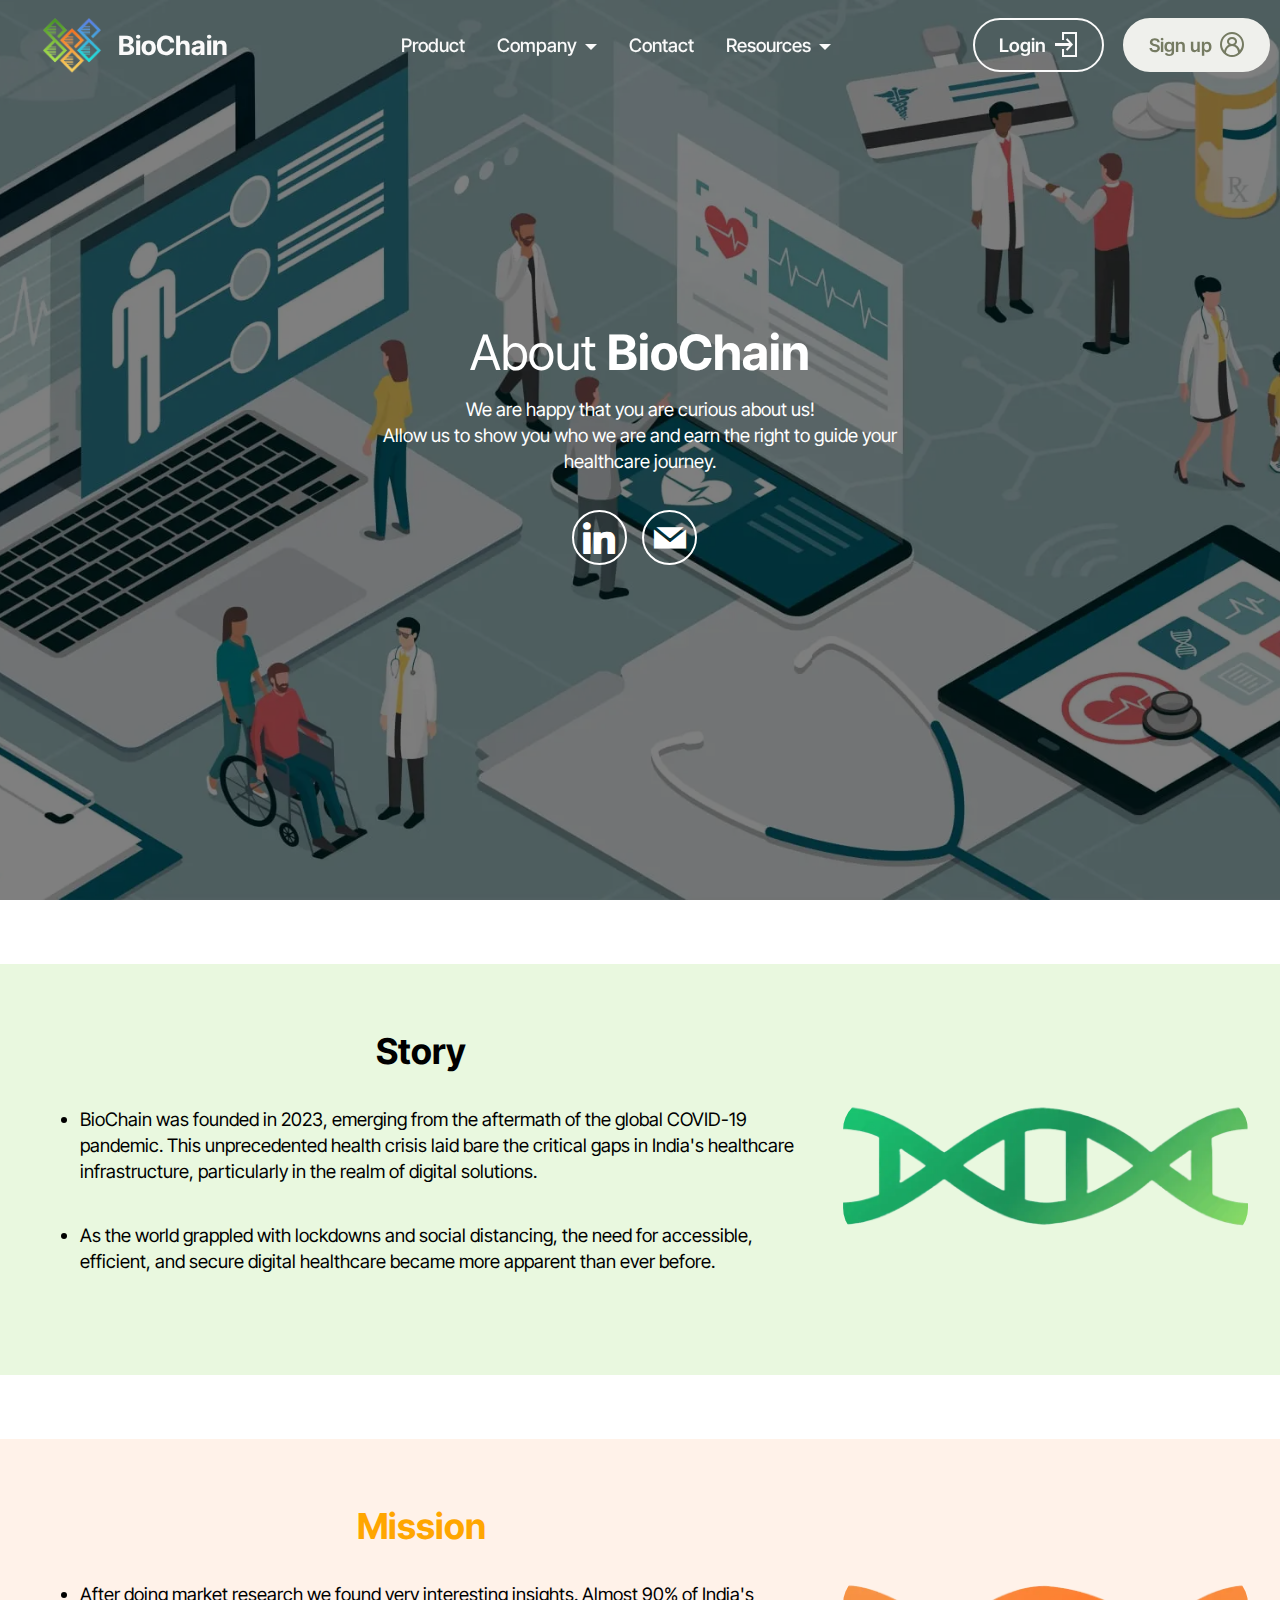
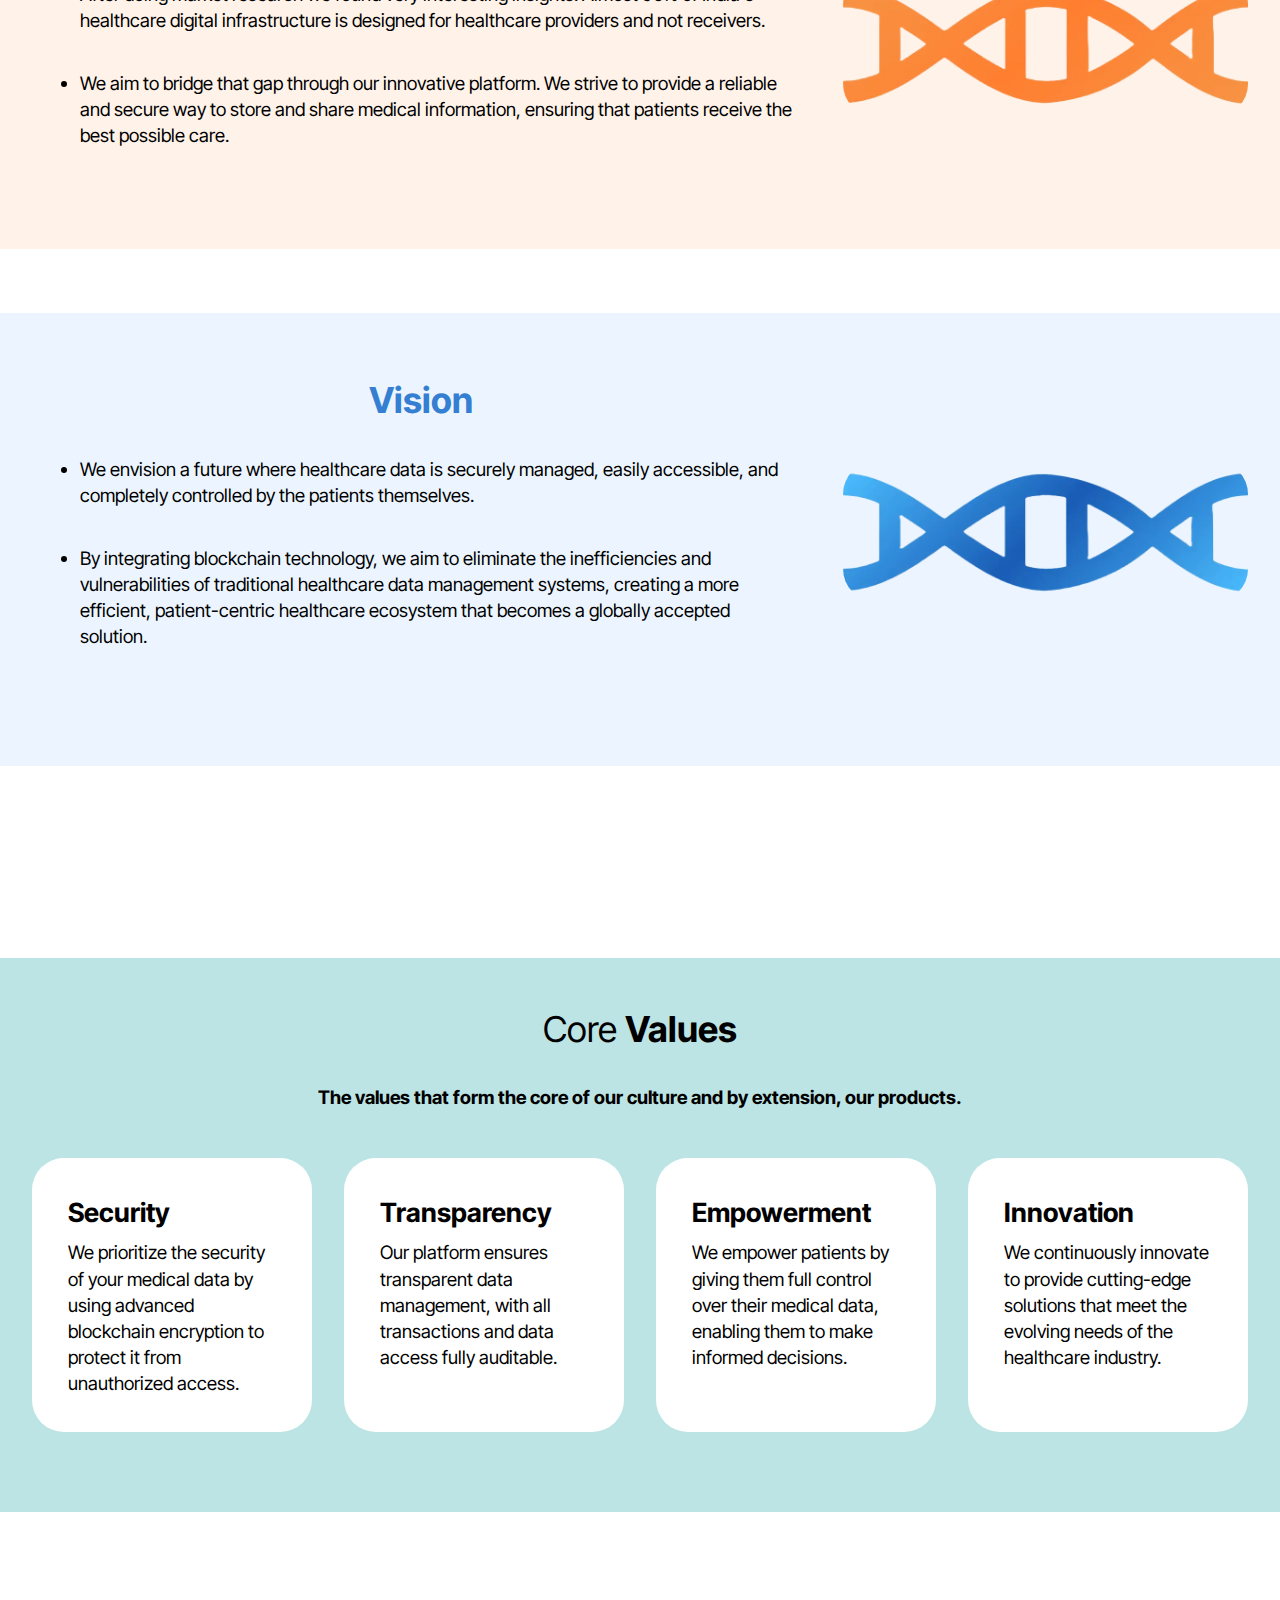
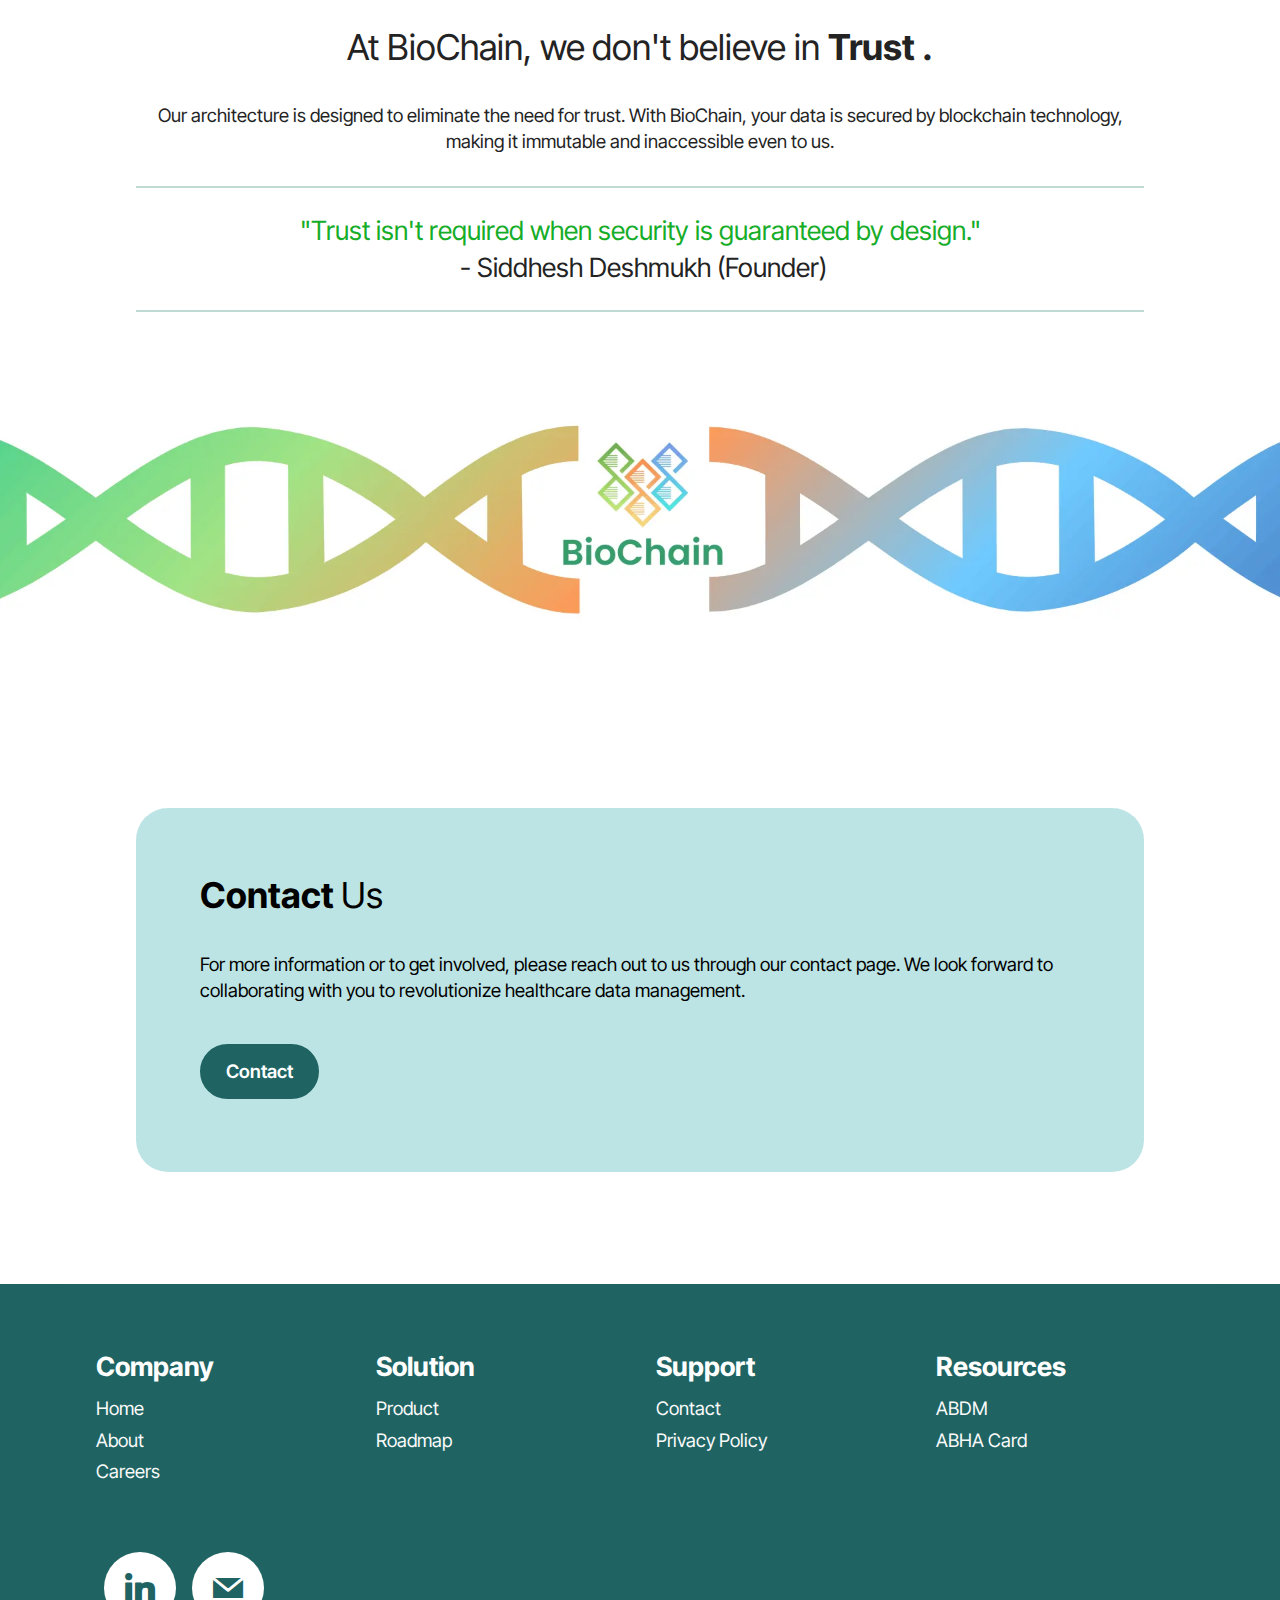
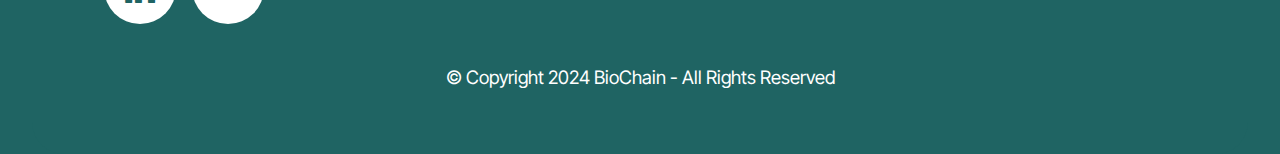
<file: about.html>
<!DOCTYPE html>
<html  >
<head>

  <meta charset="UTF-8">
  <meta http-equiv="X-UA-Compatible" content="IE=edge">
  <meta name="generator" content="BioChain">
  <meta name="twitter:card" content="summary_large_image"/>
  <meta name="twitter:image:src" content="assets/images/about-meta.png">
  <meta property="og:image" content="assets/images/about-meta.png">
  <meta name="twitter:title" content="About">
  <meta name="viewport" content="width=device-width, initial-scale=1, minimum-scale=1">
  <link rel="shortcut icon" href="assets/images/bc-final-518x482.png" type="image/x-icon">
  <meta name="description" content="Learn about BioChain's mission, vision, and journey in transforming digital healthcare through secure blockchain technology and patient-centric solutions.">
  
  
  <title>About</title>
  <link rel="stylesheet" href="assets/web/assets/mobirise-icons2/mobirise2.css">
  <link rel="stylesheet" href="assets/bootstrap/css/bootstrap.min.css">
  <link rel="stylesheet" href="assets/bootstrap/css/bootstrap-grid.min.css">
  <link rel="stylesheet" href="assets/bootstrap/css/bootstrap-reboot.min.css">
  <link rel="stylesheet" href="assets/dropdown/css/style.css">
  <link rel="stylesheet" href="assets/socicon/css/styles.css">
  <link rel="stylesheet" href="assets/theme/css/style.css">
  <link rel="preload" href="https://fonts.googleapis.com/css?family=Inter+Tight:100,200,300,400,500,600,700,800,900,100i,200i,300i,400i,500i,600i,700i,800i,900i&display=swap" as="style" onload="this.onload=null;this.rel='stylesheet'">
  <noscript><link rel="stylesheet" href="https://fonts.googleapis.com/css?family=Inter+Tight:100,200,300,400,500,600,700,800,900,100i,200i,300i,400i,500i,600i,700i,800i,900i&display=swap"></noscript>
  <link rel="preload" as="style" href="assets/mobirise/css/mbr-additional.css?v=1dckTn"><link rel="stylesheet" href="assets/mobirise/css/mbr-additional.css?v=1dckTn" type="text/css">

  
  
  
</head>
<body>

<!-- Analytics -->
<!-- Google tag (gtag.js) -->
<script async src="https://www.googletagmanager.com/gtag/js?id=G-830JRSEC2G"></script>
<script>
  window.dataLayer = window.dataLayer || [];
  function gtag(){dataLayer.push(arguments);}
  gtag('js', new Date());

  gtag('config', 'G-830JRSEC2G');
</script>
<!-- /Analytics -->


  
  <section data-bs-version="5.1" class="menu menu6 cid-umgGZEiBLw" once="menu" id="menu06-5h">
	

	<nav class="navbar navbar-dropdown opacityScroll navbar-fixed-top navbar-expand-lg">
		<div class="container">
			<div class="navbar-brand">
				<span class="navbar-logo">
					<a href="index.html">
						<img src="assets/images/bc-final-518x482.webp" alt="biochain logo" style="height: 3.5rem;">
					</a>
				</span>
				<span class="navbar-caption-wrap"><a class="navbar-caption text-white display-5" href="index.html">BioChain</a></span>
			</div>
			<button class="navbar-toggler" type="button" data-toggle="collapse" data-bs-toggle="collapse" data-target="#navbarSupportedContent" data-bs-target="#navbarSupportedContent" aria-controls="navbarNavAltMarkup" aria-expanded="false" aria-label="Toggle navigation">
				<div class="hamburger">
					<span></span>
					<span></span>
					<span></span>
					<span></span>
				</div>
			</button>
			<div class="collapse navbar-collapse opacityScroll" id="navbarSupportedContent">
				<ul class="navbar-nav nav-dropdown" data-app-modern-menu="true"><li class="nav-item">
						<a class="nav-link link text-white display-4" href="product.html" aria-expanded="false">Product</a>
					</li><li class="nav-item dropdown">
						<a class="nav-link link dropdown-toggle text-white display-4" href="https://www.biochain.co.in/" data-toggle="dropdown-submenu" data-bs-toggle="dropdown" data-bs-auto-close="outside" aria-expanded="false">Company</a><div class="dropdown-menu" aria-labelledby="dropdown-523"><a class="dropdown-item text-white display-4" href="about.html">About</a><a class="dropdown-item text-white display-4" href="career.html">Career</a></div>
					</li><li class="nav-item">
						<a class="nav-link link text-white display-4" href="contact.html">Contact</a>
					</li><li class="nav-item dropdown"><a class="nav-link link dropdown-toggle text-white display-4" href="https://www.biochain.co.in/" data-toggle="dropdown-submenu" data-bs-toggle="dropdown" data-bs-auto-close="outside" aria-expanded="false">Resources</a><div class="dropdown-menu" aria-labelledby="dropdown-573"><a class="dropdown-item text-white display-4" href="abdm.html">ABDM</a><a class="dropdown-item text-white display-4" href="abha.html">ABHA Card</a></div></li></ul>
				
				<div class="navbar-buttons mbr-section-btn"><a class="btn btn-white-outline display-4" href="roadmap.html" target="_blank"><span class="mobi-mbri mobi-mbri-login mbr-iconfont mbr-iconfont-btn"></span>Login</a> <a class="btn btn-white display-4" href="roadmap.html" target="_blank"><span class="mobi-mbri mobi-mbri-user-2 mbr-iconfont mbr-iconfont-btn"></span>Sign up</a></div>
			</div>
		</div>
	</nav>
</section>

<section data-bs-version="5.1" class="header13 cid-umgYHCJB8I mbr-fullscreen" id="header13-5q">

    

    
    <div class="mbr-overlay" style="opacity: 0.5; background-color: rgb(0, 0, 0);"></div>

    <div class="align-center container">
        <div class="row justify-content-center">
            <div class="col-12 col-lg-6">
                <h1 class="mbr-section-title mbr-fonts-style mb-3 display-1">About <strong>BioChain</strong></h1>
                
                <p class="mbr-text mbr-fonts-style mb-3 display-7">We are happy that you are curious about us!
<br>Allow us to show you who we are and earn the right to guide your healthcare journey.</p>
                
                <div class="social-row display-7 mt-5">
                    <div class="soc-item">
                        <a href="https://www.linkedin.com/company/biochain-network/" target="_blank">
                            <span class="mbr-iconfont socicon-linkedin socicon"></span>
                        </a>
                    </div>
                    <div class="soc-item">
                        <a href="mailto:info@biochain.co.in">
                            <span class="mbr-iconfont socicon-mail socicon"></span>
                        </a>
                    </div>
                    
                    
                    
                </div>
            </div>
        </div>
    </div>
</section>

<section data-bs-version="5.1" class="article11 cid-umF4zDJGPj" id="article11-79">
    

    
    
    <div class="container">
        <div class="row justify-content-center">
            <div class="title col-md-12 col-lg-10">
                
                
                
            </div>
        </div>
    </div>
</section>

<section data-bs-version="5.1" class="features12 cid-umEPggXSvp" id="features12-6y">

    

    
    
    <div class="container">
        <div class="m-0 row align-items-center">
            <div class="col-12 col-lg">
                <div class="card-wrapper">
                    <div class="card-box">
                        <h4 class="card-title mbr-fonts-style mb-4 display-2"><strong>Story</strong></h4>
                        
                        <div class="mbr-text mbr-fonts-style counter-container display-7">
                            <ul>
                                <li>BioChain was founded in 2023, emerging from the aftermath of the global COVID-19 pandemic. This unprecedented health crisis laid bare the critical gaps in India's healthcare infrastructure, particularly in the realm of digital solutions. </li></ul><ul><li>As the world grappled with lockdowns and social distancing, the need for accessible, efficient, and secure digital healthcare became more apparent than ever before.</li></ul><ul>
                            </ul>
                        </div>
                        
                    </div>
                </div>
            </div>
            <div class="p-0 col-12 col-lg-4 md-pb">
                <div class="image-wrapper">
                    <img src="assets/images/g-dna-858x300.webp" alt="o dna">
                </div>
            </div>
        </div>
    </div>
</section>

<section data-bs-version="5.1" class="article11 cid-umF4sHoVuz" id="article11-78">
    

    
    
    <div class="container">
        <div class="row justify-content-center">
            <div class="title col-md-12 col-lg-10">
                
                
                
            </div>
        </div>
    </div>
</section>

<section data-bs-version="5.1" class="features12 cid-umEQ1pYt2y" id="features12-6z">

    

    
    
    <div class="container">
        <div class="m-0 row align-items-center">
            <div class="col-12 col-lg">
                <div class="card-wrapper">
                    <div class="card-box">
                        <h4 class="card-title mbr-fonts-style mb-4 display-2"><strong>Mission</strong></h4>
                        
                        <div class="mbr-text mbr-fonts-style counter-container display-7">
                            <ul>
                                <li>After doing market research we found very interesting insights. Almost 90% of India's healthcare digital infrastructure is designed for healthcare providers and not receivers.</li></ul><ul><li>We aim to bridge that gap through our innovative platform. We strive to provide a reliable and secure way to store and share medical information, ensuring that patients receive the best possible care.</li></ul><ul>
                            </ul>
                        </div>
                        
                    </div>
                </div>
            </div>
            <div class="p-0 col-12 col-lg-4 md-pb">
                <div class="image-wrapper">
                    <img src="assets/images/o-dna-858x305.webp" alt="o dna">
                </div>
            </div>
        </div>
    </div>
</section>

<section data-bs-version="5.1" class="article11 cid-umF4qZ2V10" id="article11-77">
    

    
    
    <div class="container">
        <div class="row justify-content-center">
            <div class="title col-md-12 col-lg-10">
                
                
                
            </div>
        </div>
    </div>
</section>

<section data-bs-version="5.1" class="features12 cid-umEQ20tfkw" id="features12-70">

    

    
    
    <div class="container">
        <div class="m-0 row align-items-center">
            <div class="col-12 col-lg">
                <div class="card-wrapper">
                    <div class="card-box">
                        <h4 class="card-title mbr-fonts-style mb-4 display-2"><strong>Vision</strong></h4>
                        
                        <div class="mbr-text mbr-fonts-style counter-container display-7">
                            <ul>
                                <li>We envision a future where healthcare data is securely managed, easily accessible, and completely controlled by the patients themselves.</li></ul><ul><li>By integrating blockchain technology, we aim to eliminate the inefficiencies and vulnerabilities of traditional healthcare data management systems, creating a more efficient, patient-centric healthcare ecosystem that becomes a globally accepted solution.</li></ul><ul>
                            </ul>
                        </div>
                        
                    </div>
                </div>
            </div>
            <div class="p-0 col-12 col-lg-4 md-pb">
                <div class="image-wrapper">
                    <img src="assets/images/b-dna-858x294.webp" alt="b dna">
                </div>
            </div>
        </div>
    </div>
</section>

<section data-bs-version="5.1" class="article11 cid-umEUvzbRy0" id="article11-72">
    

    
    
    <div class="container">
        <div class="row justify-content-center">
            <div class="title col-md-12 col-lg-10">
                
                
                
            </div>
        </div>
    </div>
</section>

<section data-bs-version="5.1" class="features032 cid-uiUoggqpFg" id="features032-23">
  

  
  
  <div class="container-fluid">
    <div class="row justify-content-center">
      <div class="col-12 mb-5 content-head">
        <h3 class="mbr-section-title mbr-fonts-style align-center mb-0 display-2">
          Core <strong>Values</strong></h3>
        <h5 class="mbr-section-subtitle mbr-fonts-style align-center mb-0 mt-4 display-7"><strong>The values that form the core of our culture and by extension, our products.</strong></h5>
      </div>
    </div>
    <div class="row">
      <div class="item features-without-image col-12 col-lg-3 item-mb active">
        <div class="item-wrapper">
          <div class="card-box align-left">
            
            <h5 class="card-title mbr-fonts-style display-5"><strong>Security</strong></h5>
            <p class="card-text mbr-fonts-style display-7">
              We prioritize the security of your medical data by using advanced blockchain encryption to protect it from unauthorized access.</p>
          </div>
        </div>
      </div>
      <div class="item features-without-image col-12 col-lg-3 item-mb">
        <div class="item-wrapper">
          <div class="card-box align-left">
            
            <h5 class="card-title mbr-fonts-style display-5"><strong>Transparency</strong></h5>
            <p class="card-text mbr-fonts-style display-7">
              Our platform ensures transparent data management, with all transactions and data access fully auditable.</p>
          </div>
        </div>
      </div>
      <div class="item features-without-image col-12 col-lg-3 item-mb">
        <div class="item-wrapper">
          <div class="card-box align-left">
            
            <h5 class="card-title mbr-fonts-style display-5"><strong>Empowerment</strong></h5>
            <p class="card-text mbr-fonts-style display-7">
              We empower patients by giving them full control over their medical data, enabling them to make informed decisions.</p>
          </div>
        </div>
      </div><div class="item features-without-image col-12 col-lg-3 item-mb">
        <div class="item-wrapper">
          <div class="card-box align-left">
            
            <h5 class="card-title mbr-fonts-style display-5"><strong>Innovation</strong></h5>
            <p class="card-text mbr-fonts-style display-7">
              We continuously innovate to provide cutting-edge solutions that meet the evolving needs of the healthcare industry.</p>
          </div>
        </div>
      </div>
      
      
      
    </div>
  </div>
</section>

<section data-bs-version="5.1" class="content4 cid-uj55R9rl7m" id="content4-3u">
    

    
    
    <div class="container-fluid">
        <div class="row justify-content-center">
            <div class="title col-md-12 col-lg-10">
                <h3 class="mbr-section-title mbr-fonts-style align-center mb-4 display-2">At BioChain, we<strong> </strong>don't believe in&nbsp;<strong>Trust .</strong></h3>
                <h4 class="mbr-section-subtitle align-center mbr-fonts-style mb-4 display-7">Our architecture is designed to eliminate the need for trust. With BioChain, your data is secured by blockchain technology, making it immutable and inaccessible even to us.</h4>
                
            </div>
        </div>
    </div>
</section>

<section data-bs-version="5.1" class="content6 cid-uj55r6md4Q" id="content6-3s">
    
    <div class="container-fluid">
        <div class="row justify-content-center">
            <div class="col-md-12 col-lg-10">
                <hr class="line">
                <p class="mbr-text align-center mbr-fonts-style my-4 display-5">"Trust isn't required when security is guaranteed by design."<br><a href="https://www.linkedin.com/in/ss-deshmukh/" class="text-black" target="_blank">&nbsp;-&nbsp;Siddhesh Deshmukh (Founder)</a><br></p>
                <hr class="line">
            </div>
        </div>
    </div>
</section>

<section data-bs-version="5.1" class="article11 cid-umEddVJxpK" id="article11-6k">
    

    
    <div class="mbr-overlay" style="opacity: 0.2; background-color: rgb(255, 255, 255);">
    </div>
    <div class="container">
        <div class="row justify-content-center">
            <div class="title col-md-12 col-lg-10">
                
                
                
            </div>
        </div>
    </div>
</section>

<section data-bs-version="5.1" class="article13 cid-uj58LwYedg" id="article13-3y">
    
    
    
    <div class="container">
        <div class="row justify-content-center">
            <div class="card col-md-12 col-lg-10">
                <div class="card-wrapper">
                    <div class="card-box align-left">
                        <h4 class="card-title mbr-fonts-style display-2"><strong>Contact </strong>Us</h4>
                        <p class="mbr-text mbr-fonts-style mt-4 display-7">
                        For more information or to get involved, please reach out to us through our contact page. We look forward to collaborating with you to revolutionize healthcare data management.
                        </p>
                        <div class="mbr-section-btn mt-4"><a class="btn btn-primary display-4" href="contact.html">Contact</a></div>
                    </div>
                </div>
            </div>
        </div>
    </div>
</section>

<section data-bs-version="5.1" class="footer1 cid-umi7zzfUVZ" once="footers" id="footer01-69">
	

	
	
	<div class="container">
		<div class="row mbr-white">
			<div class="col-12 col-md-6 col-lg-3">
				<h5 class="mbr-section-subtitle mbr-fonts-style mb-2 display-5">
					<strong>Company</strong>
				</h5>
				<ul class="list mbr-fonts-style display-7">
					<li class="mbr-text item-wrap"><a href="index.html" class="text-white">Home</a></li><li class="mbr-text item-wrap"><a href="about.html" class="text-white">About</a></li>
					<li class="mbr-text item-wrap"><a href="career.html" class="text-white">Careers</a></li>
				</ul>
			</div>
			<div class="col-12 col-md-6 col-lg-3">
				<h5 class="mbr-section-subtitle mbr-fonts-style mb-2 display-5">
					<strong>Solution</strong></h5>
				<ul class="list mbr-fonts-style display-7">
					<li class="mbr-text item-wrap"><a href="product.html" class="text-white">Product</a></li><li class="mbr-text item-wrap"><a href="roadmap.html" class="text-white">Roadmap</a></li>
				</ul>
			</div>
			<div class="col-12 col-md-6 col-lg-3">
				<h5 class="mbr-section-subtitle mbr-fonts-style mb-2 display-5">
					<strong>Support</strong>
				</h5>
				<ul class="list mbr-fonts-style display-7">
					<li class="mbr-text item-wrap"><a href="contact.html" class="text-white">Contact</a></li><li class="mbr-text item-wrap"><a href="privacy-policy.html" class="text-white">Privacy Policy</a></li>
				</ul>
			</div>
			<div class="col-12 col-md-6 col-lg-3">
				<h5 class="mbr-section-subtitle mbr-fonts-style mb-2 display-5">
					<strong>Resources</strong></h5>
				<ul class="list mbr-fonts-style display-7">
					<li class="mbr-text item-wrap"><a href="abdm.html" class="text-white">ABDM</a></li><li class="mbr-text item-wrap"><a href="abha.html" class="text-white">ABHA Card</a></li>
				</ul>
			</div>
			<div class="col-12 mt-5 footer-col">
				

				<div class="social-row mt-2 display-7">
					<div class="soc-item">
						<a href="https://www.linkedin.com/company/biochain-network/" target="_blank">
							<span class="mbr-iconfont socicon-linkedin socicon" style="font-size: 30px;"></span>
						</a>
					</div>
					<div class="soc-item">
						<a href="mailto:info@biochain.co.in">
							<span class="mbr-iconfont socicon-mail socicon" style="font-size: 30px;"></span>
						</a>
					</div>
					
					
				</div>
			</div>
			<div class="col-12 mt-4">
				<p class="mbr-text mb-0 mbr-fonts-style copyright align-center display-7">
					© Copyright 2024 BioChain - All Rights Reserved
				</p>
			</div>
		</div>
	</div>
</section>

<script src="assets/bootstrap/js/bootstrap.bundle.min.js"></script>  <script src="assets/smoothscroll/smooth-scroll.js"></script>  <script src="assets/ytplayer/index.js"></script>  <script src="assets/dropdown/js/navbar-dropdown.js"></script>  <script src="assets/theme/js/script.js"></script>  
  
  
</body>
</html>
</file>
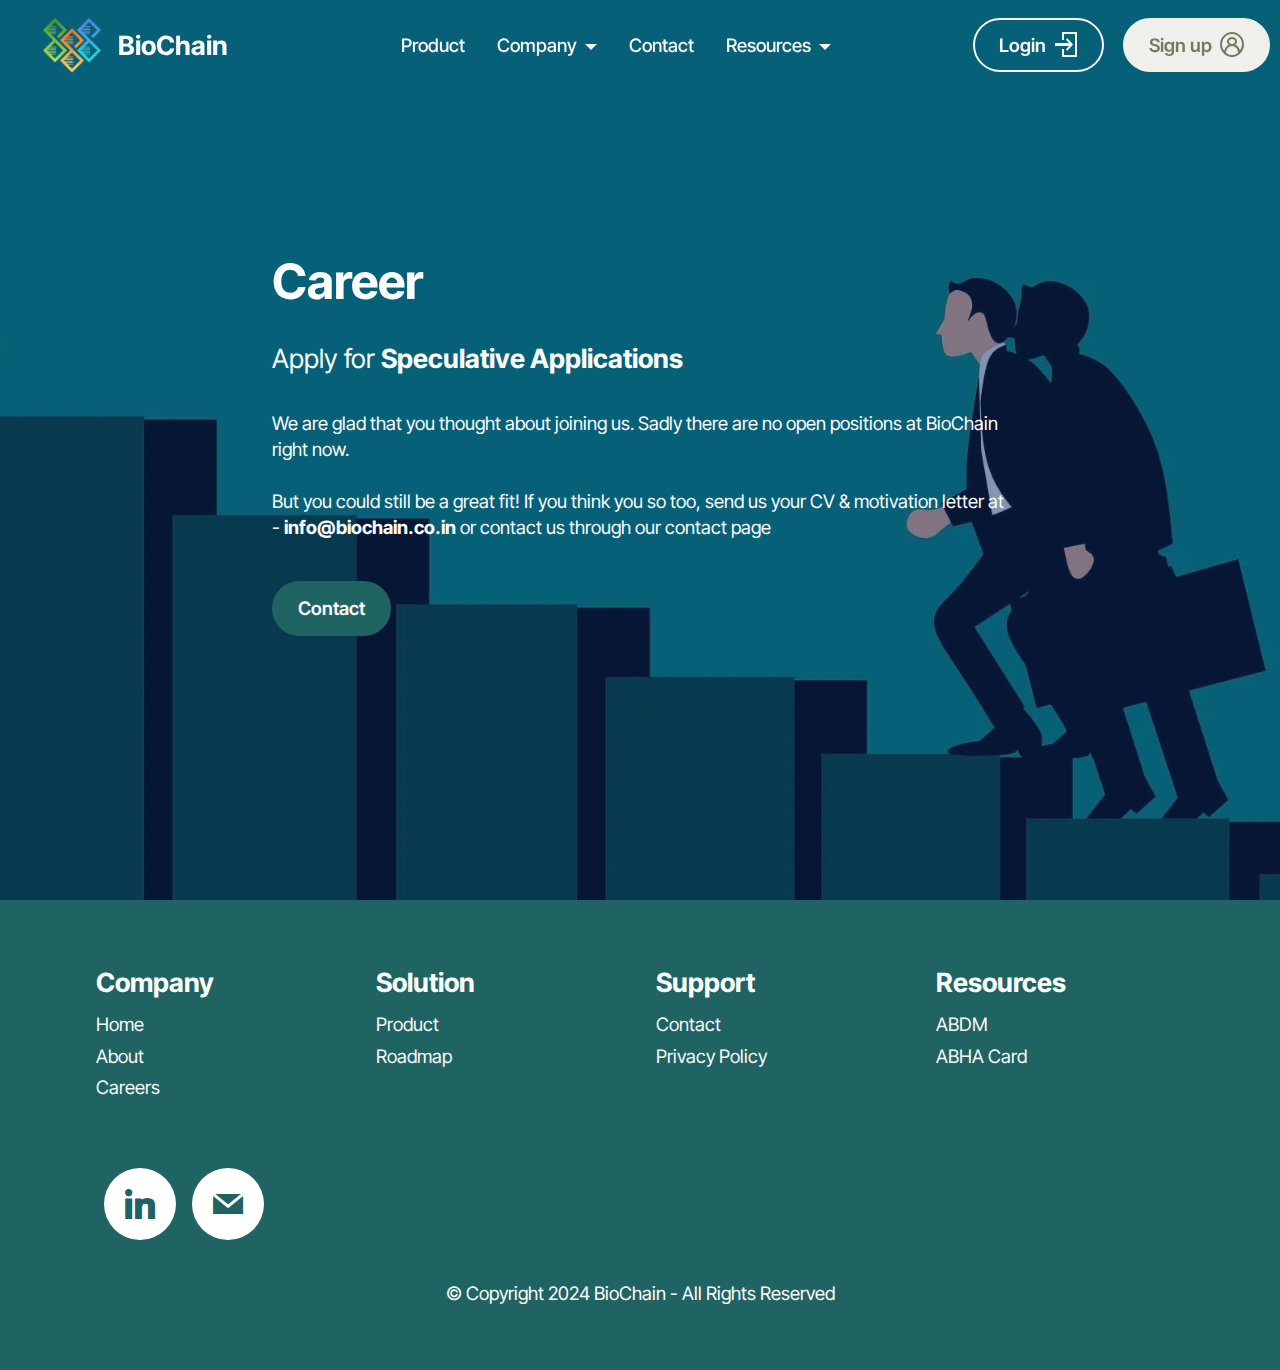
<file: career.html>
<!DOCTYPE html>
<html  >
<head>

  <meta charset="UTF-8">
  <meta http-equiv="X-UA-Compatible" content="IE=edge">
  <meta name="generator" content="BioChain">
  <meta name="twitter:card" content="summary_large_image"/>
  <meta name="twitter:image:src" content="assets/images/career-meta.png">
  <meta property="og:image" content="assets/images/career-meta.png">
  <meta name="twitter:title" content="Career">
  <meta name="viewport" content="width=device-width, initial-scale=1, minimum-scale=1">
  <link rel="shortcut icon" href="assets/images/bc-final-518x482.png" type="image/x-icon">
  <meta name="description" content="Join BioChain's dynamic team. Explore exciting career opportunities and contribute to transforming the digital healthcare landscape with cutting-edge technology.">
  
  
  <title>Career</title>
  <link rel="stylesheet" href="assets/web/assets/mobirise-icons2/mobirise2.css">
  <link rel="stylesheet" href="assets/bootstrap/css/bootstrap.min.css">
  <link rel="stylesheet" href="assets/bootstrap/css/bootstrap-grid.min.css">
  <link rel="stylesheet" href="assets/bootstrap/css/bootstrap-reboot.min.css">
  <link rel="stylesheet" href="assets/dropdown/css/style.css">
  <link rel="stylesheet" href="assets/socicon/css/styles.css">
  <link rel="stylesheet" href="assets/theme/css/style.css">
  <link rel="preload" href="https://fonts.googleapis.com/css?family=Inter+Tight:100,200,300,400,500,600,700,800,900,100i,200i,300i,400i,500i,600i,700i,800i,900i&display=swap" as="style" onload="this.onload=null;this.rel='stylesheet'">
  <noscript><link rel="stylesheet" href="https://fonts.googleapis.com/css?family=Inter+Tight:100,200,300,400,500,600,700,800,900,100i,200i,300i,400i,500i,600i,700i,800i,900i&display=swap"></noscript>
  <link rel="preload" as="style" href="assets/mobirise/css/mbr-additional.css?v=3Qjzus"><link rel="stylesheet" href="assets/mobirise/css/mbr-additional.css?v=3Qjzus" type="text/css">

  
  
  
</head>
<body>

<!-- Analytics -->
<!-- Google tag (gtag.js) -->
<script async src="https://www.googletagmanager.com/gtag/js?id=G-830JRSEC2G"></script>
<script>
  window.dataLayer = window.dataLayer || [];
  function gtag(){dataLayer.push(arguments);}
  gtag('js', new Date());

  gtag('config', 'G-830JRSEC2G');
</script>
<!-- /Analytics -->


  
  <section data-bs-version="5.1" class="menu menu6 cid-umgGZEiBLw" once="menu" id="menu06-5h">
	

	<nav class="navbar navbar-dropdown opacityScroll navbar-fixed-top navbar-expand-lg">
		<div class="container">
			<div class="navbar-brand">
				<span class="navbar-logo">
					<a href="index.html">
						<img src="assets/images/bc-final-518x482.webp" alt="biochain logo" style="height: 3.5rem;">
					</a>
				</span>
				<span class="navbar-caption-wrap"><a class="navbar-caption text-white display-5" href="index.html">BioChain</a></span>
			</div>
			<button class="navbar-toggler" type="button" data-toggle="collapse" data-bs-toggle="collapse" data-target="#navbarSupportedContent" data-bs-target="#navbarSupportedContent" aria-controls="navbarNavAltMarkup" aria-expanded="false" aria-label="Toggle navigation">
				<div class="hamburger">
					<span></span>
					<span></span>
					<span></span>
					<span></span>
				</div>
			</button>
			<div class="collapse navbar-collapse opacityScroll" id="navbarSupportedContent">
				<ul class="navbar-nav nav-dropdown" data-app-modern-menu="true"><li class="nav-item">
						<a class="nav-link link text-white display-4" href="product.html" aria-expanded="false">Product</a>
					</li><li class="nav-item dropdown">
						<a class="nav-link link dropdown-toggle text-white display-4" href="https://www.biochain.co.in/" data-toggle="dropdown-submenu" data-bs-toggle="dropdown" data-bs-auto-close="outside" aria-expanded="false">Company</a><div class="dropdown-menu" aria-labelledby="dropdown-523"><a class="dropdown-item text-white display-4" href="about.html">About</a><a class="dropdown-item text-white display-4" href="career.html">Career</a></div>
					</li><li class="nav-item">
						<a class="nav-link link text-white display-4" href="contact.html">Contact</a>
					</li><li class="nav-item dropdown"><a class="nav-link link dropdown-toggle text-white display-4" href="https://www.biochain.co.in/" data-toggle="dropdown-submenu" data-bs-toggle="dropdown" data-bs-auto-close="outside" aria-expanded="false">Resources</a><div class="dropdown-menu" aria-labelledby="dropdown-573"><a class="dropdown-item text-white display-4" href="abdm.html">ABDM</a><a class="dropdown-item text-white display-4" href="abha.html">ABHA Card</a></div></li></ul>
				
				<div class="navbar-buttons mbr-section-btn"><a class="btn btn-white-outline display-4" href="roadmap.html" target="_blank"><span class="mobi-mbri mobi-mbri-login mbr-iconfont mbr-iconfont-btn"></span>Login</a> <a class="btn btn-white display-4" href="roadmap.html" target="_blank"><span class="mobi-mbri mobi-mbri-user-2 mbr-iconfont mbr-iconfont-btn"></span>Sign up</a></div>
			</div>
		</div>
	</nav>
</section>

<section data-bs-version="5.1" class="header09 startm5 cid-ujaFg3cfgQ mbr-fullscreen" id="header09-4m">	
    
	<div class="mbr-overlay" style="opacity: 0.5; background-color: rgb(12, 44, 104);"></div>
	
	<div class="container">
		<div class="row">
			<div class="content-wrap col-12 col-md-8">
				<h1 class="mbr-section-title mbr-fonts-style mbr-white mb-4 display-1"><strong>Career</strong></h1>
				<h2 class="mbr-section-title mbr-fonts-style mbr-white mb-4 display-5">Apply for <strong>Speculative Applications</strong></h2>
				<p class="mbr-fonts-style mbr-text mbr-white mb-4 display-7">We are glad that you thought about joining us. Sadly there are no open positions at BioChain right now.<br><br>But you could still be a great fit! If you think you so too, send us your CV &amp; motivation letter at - <strong>info@biochain.co.in </strong>or contact us through our contact page<br></p>
				<div class="mbr-section-btn"><a class="btn btn-primary display-7" href="contact.html">Contact</a></div>
			</div>
		</div>
	</div>
</section>

<section data-bs-version="5.1" class="footer1 cid-umi7zzfUVZ" once="footers" id="footer01-69">
	

	
	
	<div class="container">
		<div class="row mbr-white">
			<div class="col-12 col-md-6 col-lg-3">
				<h5 class="mbr-section-subtitle mbr-fonts-style mb-2 display-5">
					<strong>Company</strong>
				</h5>
				<ul class="list mbr-fonts-style display-7">
					<li class="mbr-text item-wrap"><a href="index.html" class="text-white">Home</a></li><li class="mbr-text item-wrap"><a href="about.html" class="text-white">About</a></li>
					<li class="mbr-text item-wrap"><a href="career.html" class="text-white">Careers</a></li>
				</ul>
			</div>
			<div class="col-12 col-md-6 col-lg-3">
				<h5 class="mbr-section-subtitle mbr-fonts-style mb-2 display-5">
					<strong>Solution</strong></h5>
				<ul class="list mbr-fonts-style display-7">
					<li class="mbr-text item-wrap"><a href="product.html" class="text-white">Product</a></li><li class="mbr-text item-wrap"><a href="roadmap.html" class="text-white">Roadmap</a></li>
				</ul>
			</div>
			<div class="col-12 col-md-6 col-lg-3">
				<h5 class="mbr-section-subtitle mbr-fonts-style mb-2 display-5">
					<strong>Support</strong>
				</h5>
				<ul class="list mbr-fonts-style display-7">
					<li class="mbr-text item-wrap"><a href="contact.html" class="text-white">Contact</a></li><li class="mbr-text item-wrap"><a href="privacy-policy.html" class="text-white">Privacy Policy</a></li>
				</ul>
			</div>
			<div class="col-12 col-md-6 col-lg-3">
				<h5 class="mbr-section-subtitle mbr-fonts-style mb-2 display-5">
					<strong>Resources</strong></h5>
				<ul class="list mbr-fonts-style display-7">
					<li class="mbr-text item-wrap"><a href="abdm.html" class="text-white">ABDM</a></li><li class="mbr-text item-wrap"><a href="abha.html" class="text-white">ABHA Card</a></li>
				</ul>
			</div>
			<div class="col-12 mt-5 footer-col">
				

				<div class="social-row mt-2 display-7">
					<div class="soc-item">
						<a href="https://www.linkedin.com/company/biochain-network/" target="_blank">
							<span class="mbr-iconfont socicon-linkedin socicon" style="font-size: 30px;"></span>
						</a>
					</div>
					<div class="soc-item">
						<a href="mailto:info@biochain.co.in">
							<span class="mbr-iconfont socicon-mail socicon" style="font-size: 30px;"></span>
						</a>
					</div>
					
					
				</div>
			</div>
			<div class="col-12 mt-4">
				<p class="mbr-text mb-0 mbr-fonts-style copyright align-center display-7">
					© Copyright 2024 BioChain - All Rights Reserved
				</p>
			</div>
		</div>
	</div>
</section>

<script src="assets/bootstrap/js/bootstrap.bundle.min.js"></script>  <script src="assets/smoothscroll/smooth-scroll.js"></script>  <script src="assets/ytplayer/index.js"></script>  <script src="assets/dropdown/js/navbar-dropdown.js"></script>  <script src="assets/theme/js/script.js"></script>  
  
  
</body>
</html>
</file>
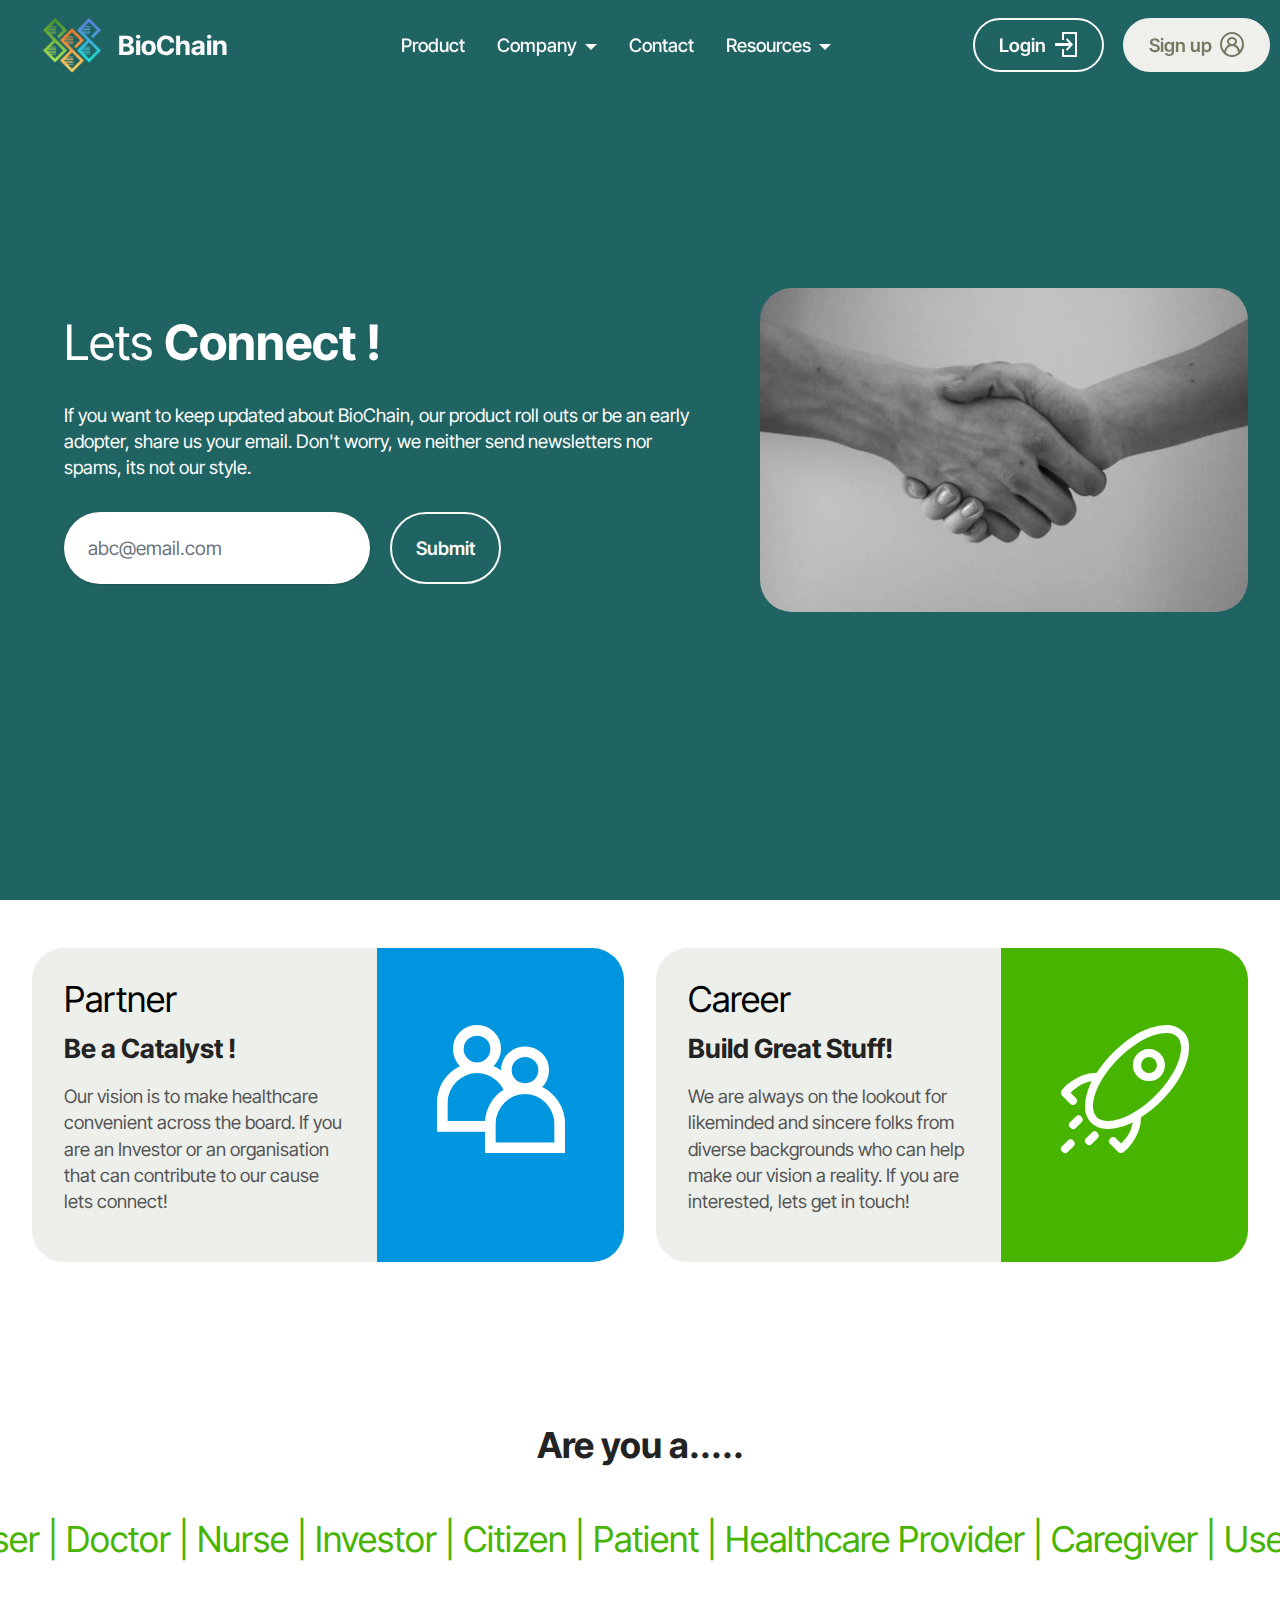
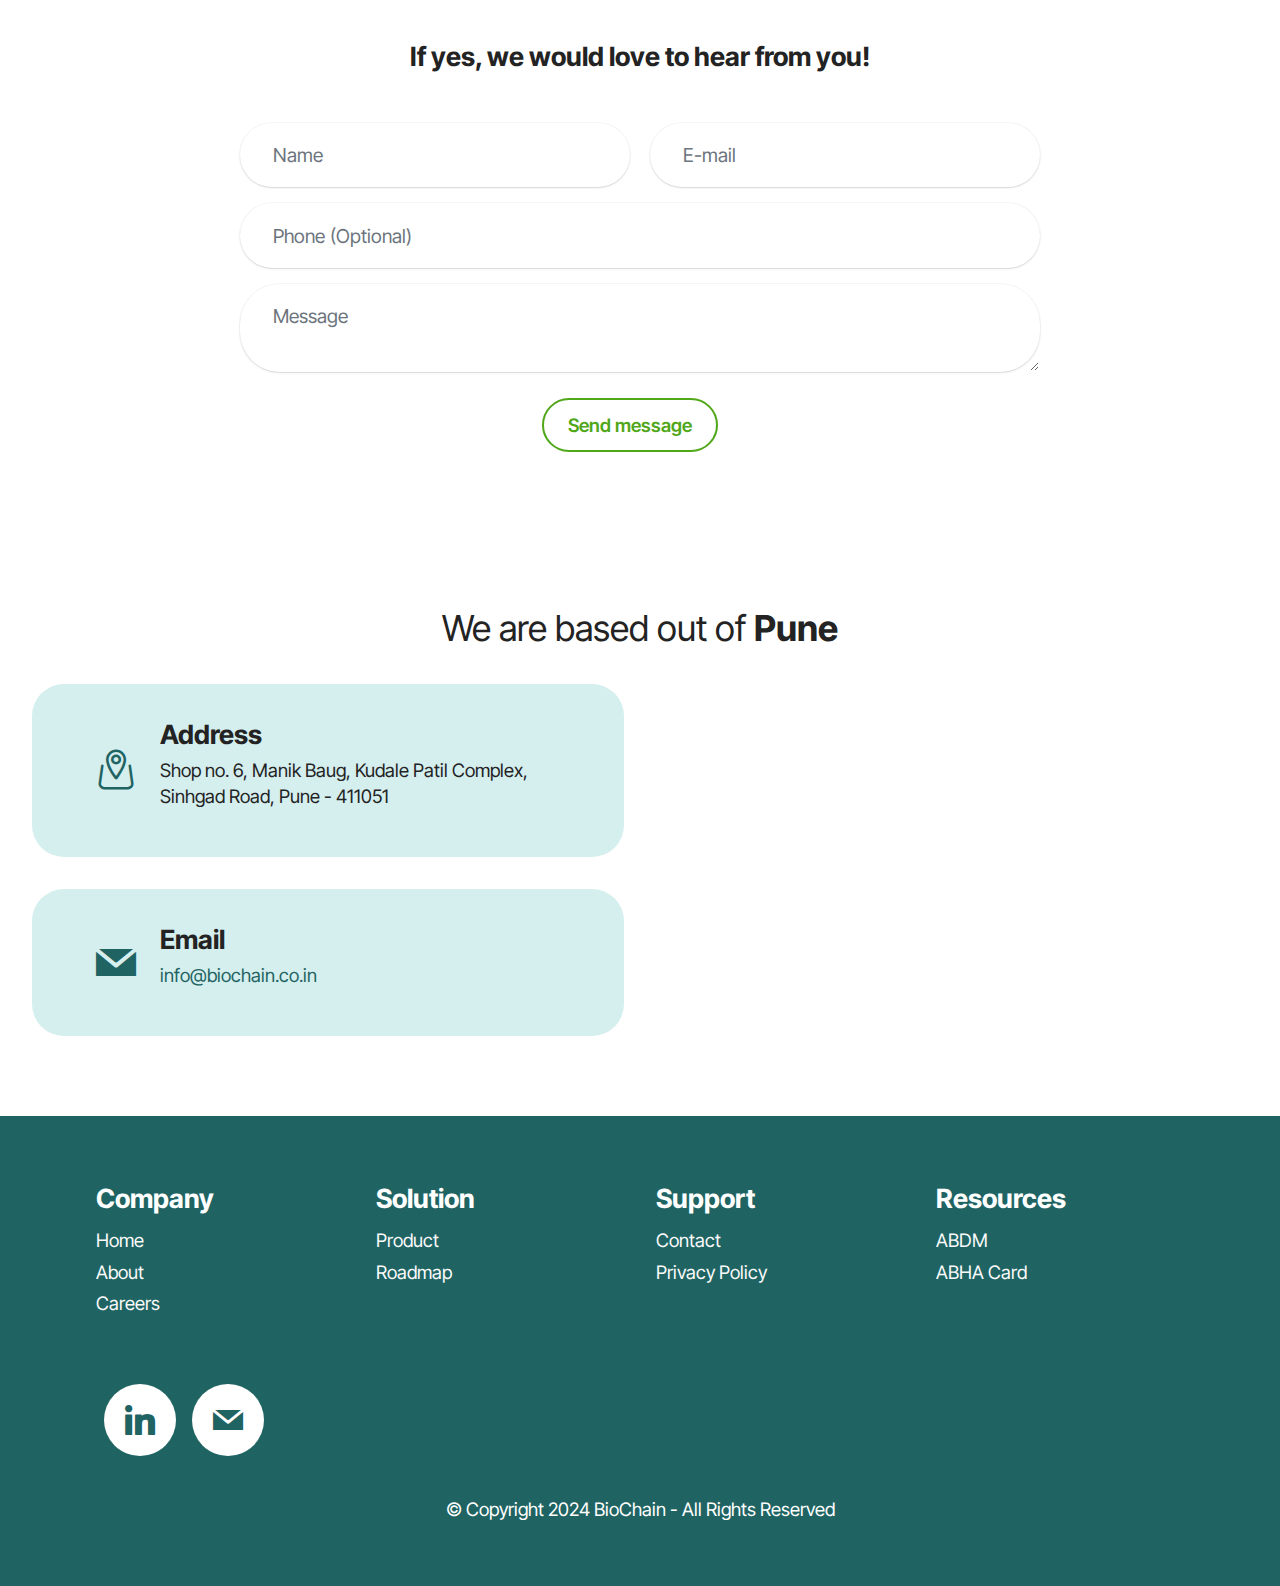
<file: contact.html>
<!DOCTYPE html>
<html  >
<head>

  <meta charset="UTF-8">
  <meta http-equiv="X-UA-Compatible" content="IE=edge">
  <meta name="generator" content="BioChain">
  <meta name="twitter:card" content="summary_large_image"/>
  <meta name="twitter:image:src" content="assets/images/contact-meta.png">
  <meta property="og:image" content="assets/images/contact-meta.png">
  <meta name="twitter:title" content="Contact">
  <meta name="viewport" content="width=device-width, initial-scale=1, minimum-scale=1">
  <link rel="shortcut icon" href="assets/images/bc-final-518x482.png" type="image/x-icon">
  <meta name="description" content="Get in touch with BioChain. Reach out to us for inquiries, partnerships, or support. We are here to assist with all your digital healthcare needs.">
  
  
  <title>Contact</title>
  <link rel="stylesheet" href="assets/web/assets/mobirise-icons2/mobirise2.css">
  <link rel="stylesheet" href="assets/web/assets/mobirise-icons-bold/mobirise-icons-bold.css">
  <link rel="stylesheet" href="assets/bootstrap/css/bootstrap.min.css">
  <link rel="stylesheet" href="assets/bootstrap/css/bootstrap-grid.min.css">
  <link rel="stylesheet" href="assets/bootstrap/css/bootstrap-reboot.min.css">
  <link rel="stylesheet" href="assets/dropdown/css/style.css">
  <link rel="stylesheet" href="assets/socicon/css/styles.css">
  <link rel="stylesheet" href="assets/theme/css/style.css">
  <link rel="preload" href="https://fonts.googleapis.com/css?family=Inter+Tight:100,200,300,400,500,600,700,800,900,100i,200i,300i,400i,500i,600i,700i,800i,900i&display=swap" as="style" onload="this.onload=null;this.rel='stylesheet'">
  <noscript><link rel="stylesheet" href="https://fonts.googleapis.com/css?family=Inter+Tight:100,200,300,400,500,600,700,800,900,100i,200i,300i,400i,500i,600i,700i,800i,900i&display=swap"></noscript>
  <link rel="preload" as="style" href="assets/mobirise/css/mbr-additional.css?v=2k94Q2"><link rel="stylesheet" href="assets/mobirise/css/mbr-additional.css?v=2k94Q2" type="text/css">

  
  
  
</head>
<body>

<!-- Analytics -->
<!-- Google tag (gtag.js) -->
<script async src="https://www.googletagmanager.com/gtag/js?id=G-830JRSEC2G"></script>
<script>
  window.dataLayer = window.dataLayer || [];
  function gtag(){dataLayer.push(arguments);}
  gtag('js', new Date());

  gtag('config', 'G-830JRSEC2G');
</script>
<!-- /Analytics -->


  
  <section data-bs-version="5.1" class="menu menu6 cid-umgGZEiBLw" once="menu" id="menu06-5h">
	

	<nav class="navbar navbar-dropdown opacityScroll navbar-fixed-top navbar-expand-lg">
		<div class="container">
			<div class="navbar-brand">
				<span class="navbar-logo">
					<a href="index.html">
						<img src="assets/images/bc-final-518x482.webp" alt="biochain logo" style="height: 3.5rem;">
					</a>
				</span>
				<span class="navbar-caption-wrap"><a class="navbar-caption text-white display-5" href="index.html">BioChain</a></span>
			</div>
			<button class="navbar-toggler" type="button" data-toggle="collapse" data-bs-toggle="collapse" data-target="#navbarSupportedContent" data-bs-target="#navbarSupportedContent" aria-controls="navbarNavAltMarkup" aria-expanded="false" aria-label="Toggle navigation">
				<div class="hamburger">
					<span></span>
					<span></span>
					<span></span>
					<span></span>
				</div>
			</button>
			<div class="collapse navbar-collapse opacityScroll" id="navbarSupportedContent">
				<ul class="navbar-nav nav-dropdown" data-app-modern-menu="true"><li class="nav-item">
						<a class="nav-link link text-white display-4" href="product.html" aria-expanded="false">Product</a>
					</li><li class="nav-item dropdown">
						<a class="nav-link link dropdown-toggle text-white display-4" href="https://www.biochain.co.in/" data-toggle="dropdown-submenu" data-bs-toggle="dropdown" data-bs-auto-close="outside" aria-expanded="false">Company</a><div class="dropdown-menu" aria-labelledby="dropdown-523"><a class="dropdown-item text-white display-4" href="about.html">About</a><a class="dropdown-item text-white display-4" href="career.html">Career</a></div>
					</li><li class="nav-item">
						<a class="nav-link link text-white display-4" href="contact.html">Contact</a>
					</li><li class="nav-item dropdown"><a class="nav-link link dropdown-toggle text-white display-4" href="https://www.biochain.co.in/" data-toggle="dropdown-submenu" data-bs-toggle="dropdown" data-bs-auto-close="outside" aria-expanded="false">Resources</a><div class="dropdown-menu" aria-labelledby="dropdown-573"><a class="dropdown-item text-white display-4" href="abdm.html">ABDM</a><a class="dropdown-item text-white display-4" href="abha.html">ABHA Card</a></div></li></ul>
				
				<div class="navbar-buttons mbr-section-btn"><a class="btn btn-white-outline display-4" href="roadmap.html" target="_blank"><span class="mobi-mbri mobi-mbri-login mbr-iconfont mbr-iconfont-btn"></span>Login</a> <a class="btn btn-white display-4" href="roadmap.html" target="_blank"><span class="mobi-mbri mobi-mbri-user-2 mbr-iconfont mbr-iconfont-btn"></span>Sign up</a></div>
			</div>
		</div>
	</nav>
</section>

<section data-bs-version="5.1" class="header8 cid-uj6794gaLv mbr-fullscreen" id="header08-4i">
	

	

	<div class="container">
		<div class="row content-wrapper justify-content-center">
			<div class="col-lg-7 mbr-form">
				<div class="text-wrapper align-left">
					<form action="https://api.web3forms.com/submit" method="POST" class="mbr-form form-with-styler" data-form-title="Form Name"><input type="hidden" name="access_key" data-form-email="true" value="37ce5ca5-c5af-4da7-a2e1-a812dafd7e2a">
						<div class="dragArea row">
							<div class="col-lg-12 col-md-12 col-sm-12">
								<h1 class="mbr-section-title mbr-fonts-style mb-4 display-1">Lets <strong>Connect !</strong></h1>
							</div>
							<div class="col-lg-12 col-md-12 col-sm-12">
								<p class="mbr-text mbr-fonts-style mb-4 display-7">If you want to keep updated about BioChain, our product roll outs or be an early adopter, share us your email. Don't worry, we neither send newsletters nor spams, its not our style.<br></p>
							</div>
							<div data-for="email" class="col-lg-6 col-md-6 col-sm-12">
								<input type="email" name="email" placeholder="abc@email.com" data-form-field="email" class="form-control display-7" value="" id="email-header08-4i">
							</div>
							<div class="col-auto mbr-section-btn"><button type="submit" class="w-100 btn btn-white-outline display-7">Submit</button></div>
							<div class="row">
								<div hidden="hidden" data-form-alert="" class="alert alert-success col-12">Thanks for filling out the form!</div>
								<div hidden="hidden" data-form-alert-danger="" class="alert alert-danger col-12">
									Oops...! some problem!
								</div>
							</div>
						</div>
					</form>
				</div>
			</div>
			<div class="col-lg-5 col-12">
				<div class="image-wrapper">
					<img class="w-100" src="assets/images/mbr-1036x688.webp" alt="Handshake">
				</div>
			</div>
		</div>
	</div>
</section>

<section data-bs-version="5.1" class="features5 cid-ujbFCQGnma" id="features6-54">

    

    
    
    <div class="container">
        <div class="row justify-content-center">
            <div class="card col-12 col-lg-6">
                <div class="card-wrapper mbr-flex">
                    <div class="card-box align-left">
                        <h6 class="card-subtitle mbr-fonts-style align-left mb-2 display-2">Partner</h6>
                        <h5 class="card-title mbr-fonts-style align-left mb-3 display-5"><strong>Be a Catalyst !</strong></h5>
                        <p class="mbr-text mbr-fonts-style mb-3 display-4">Our vision is to make healthcare convenient across the board. If you are an Investor or an organisation that can contribute to our cause lets connect!<br></p>
                        
                    </div>
                    <div class="img-wrapper img1 align-center">
                        <span class="mbr-iconfont mobi-mbri-users mobi-mbri"></span>
                    </div>
                </div>
            </div>

            <div class="card col-12 col-lg-6">
                <div class="card-wrapper mbr-flex">
                    <div class="card-box align-left">
                        <h6 class="card-subtitle mbr-fonts-style align-left mb-2 display-2">Career</h6>
                        <h5 class="card-title mbr-fonts-style align-left mb-3 display-5"><strong>Build Great Stuff!</strong></h5>
                        <p class="mbr-text mbr-fonts-style mb-3 display-4">We are always on the lookout for likeminded and sincere folks from diverse backgrounds who can help make our vision a reality. If you are interested, lets get in touch!<br></p>
                        
                    </div>
                    <div class="img-wrapper img2 align-center">
                        <span class="mbr-iconfont mbrib-rocket"></span>
                    </div>
                </div>
            </div>
        </div>
    </div>
</section>

<section data-bs-version="5.1" class="article11 cid-uj8qhTmOOC" id="article11-4j">
    

    
    
    <div class="container">
        <div class="row justify-content-center">
            <div class="title col-md-12 col-lg-10">
                <h3 class="mbr-section-title mbr-fonts-style align-center mt-0 mb-0 display-2"><strong>Are you a.....</strong></h3>
                
                
            </div>
        </div>
    </div>
</section>

<section data-bs-version="5.1" class="gallery10 cid-uj8qjFsZeW" id="gallery10-4k">
  


  <div class="container-fluid">

      <div class="loop-container">
        <div class="item display-2" data-linewords="    User   |    Doctor   |  Nurse  |   Investor   |   Citizen   |   Patient   |   Healthcare Provider   |   Caregiver   |" data-direction="-1" data-speed="0.06">☁️ Best offers ☁️ Free delivery ☁️ Perfect design ☁️ Comfort ☁️ Support 24/7 ☁️ Vibes</div>
        <div class="item display-2" data-linewords="    User   |    Doctor   |  Nurse  |   Investor   |   Citizen   |   Patient   |   Healthcare Provider   |   Caregiver   |" data-direction="-1" data-speed="0.06">☁️ Best offers ☁️ Free delivery ☁️ Perfect design ☁️ Comfort ☁️ Support 24/7 ☁️ Vibes</div>
      </div>
    
  </div>
</section>

<section data-bs-version="5.1" class="form5 cid-uj66WxzO3T" id="form02-4h">
    
    
    <div class="container">
        <div class="row justify-content-center">
            <div class="col-12 content-head">
                <div class="mbr-section-head mb-5">
                    
                    <h4 class="mbr-section-subtitle mbr-fonts-style align-center mb-0 mt-4 display-5"><strong>If yes, we would love to hear from you!</strong></h4>
                </div>
            </div>
        </div>
        <div class="row justify-content-center">
            <div class="col-lg-8 mx-auto mbr-form">
                <form action="https://api.web3forms.com/submit" method="POST" class="mbr-form form-with-styler" data-form-title="Form Name"><input type="hidden" name="access_key" data-form-email="true" value="37ce5ca5-c5af-4da7-a2e1-a812dafd7e2a">
                    <div class="row">
                        <div hidden="hidden" data-form-alert="" class="alert alert-success col-12">Thanks for filling out the form!</div>
                        <div hidden="hidden" data-form-alert-danger="" class="alert alert-danger col-12">
                            Oops...! some problem!
                        </div>
                    </div>
                    <div class="dragArea row">
                        <div class="col-md col-sm-12 form-group mb-3" data-for="name">
                            <input type="text" name="name" placeholder="Name" data-form-field="name" class="form-control" value="" id="name-form02-4h">
                        </div>
                        <div class="col-md col-sm-12 form-group mb-3" data-for="email">
                            <input type="email" name="email" placeholder="E-mail" data-form-field="email" class="form-control" value="" id="email-form02-4h">
                        </div>
                        <div class="col-12 form-group mb-3" data-for="phone">
                            <input type="tel" name="phone" placeholder="Phone (Optional)" data-form-field="phone" class="form-control" value="" id="phone-form02-4h">
                        </div>
                        <div class="col-12 form-group mb-3" data-for="textarea">
                            <textarea name="textarea" placeholder="Message" data-form-field="textarea" class="form-control" id="textarea-form02-4h"></textarea>
                        </div>
                        <div class="col-lg-12 col-md-12 col-sm-12 align-center mbr-section-btn"><button type="submit" class="btn btn-warning-outline display-7">Send message</button></div>
                    </div>
                </form>
            </div>
        </div>
    </div>
</section>

<section data-bs-version="5.1" class="contacts3 map1 cid-umDX1Q1l86" id="contacts3-6b">

    

    
    
    <div class="container">
        <div class="mbr-section-head">
            <h3 class="mbr-section-title mbr-fonts-style align-center mb-0 display-2">We are based out of <strong>Pune</strong></h3>
            
        </div>
        <div class="row justify-content-center mt-4">
            <div class="card col-12 col-md-6">
                <div class="card-wrapper">
                    <div class="image-wrapper">
                        <span class="mbr-iconfont mbrib-map-pin" style="font-size: 40px;"></span>
                    </div>
                    <div class="text-wrapper">
                        <h6 class="card-title mbr-fonts-style mb-1 display-5">
                            <strong>Address</strong></h6>
                        <p class="mbr-text mbr-fonts-style display-7">
                            Shop no. 6, Manik Baug, Kudale Patil Complex, Sinhgad Road, Pune - 411051
                        </p>
                    </div>
                </div>
                <div class="card-wrapper">
                    <div class="image-wrapper">
                        <span class="mbr-iconfont socicon-mail socicon" style="font-size: 40px;"></span>
                    </div>
                    <div class="text-wrapper">
                        <h6 class="card-title mbr-fonts-style mb-1 display-5">
                            <strong>Email</strong>
                        </h6>
                        <p class="mbr-text mbr-fonts-style display-7">
                            <a href="mailto:info@biochain.co.in" class="text-primary">info@biochain.co.in</a>
                        </p>
                    </div>
                </div>
            </div>
            <div class="map-wrapper col-12 col-md-6">
                <div class="google-map"><iframe frameborder="0" style="border:0" src="https://www.google.com/maps/embed?pb=!1m18!1m12!1m3!1d236.51539713269287!2d73.82099274155718!3d18.47249699890281!2m3!1f0!2f0!3f0!3m2!1i1024!2i768!4f13.1!3m3!1m2!1s0x3bc2955dda718207%3A0x75cc5a977bf70572!2sManik%20Baug%2C%20Anand%20Nagar%2C%20Pune%2C%20Maharashtra%20411051!5e0!3m2!1sen!2sin!4v1724767424471!5m2!1sen!2sin" allowfullscreen=""></iframe></div>
            </div>
        </div>
    </div>
</section>

<section data-bs-version="5.1" class="footer1 cid-umi7zzfUVZ" once="footers" id="footer01-69">
	

	
	
	<div class="container">
		<div class="row mbr-white">
			<div class="col-12 col-md-6 col-lg-3">
				<h5 class="mbr-section-subtitle mbr-fonts-style mb-2 display-5">
					<strong>Company</strong>
				</h5>
				<ul class="list mbr-fonts-style display-7">
					<li class="mbr-text item-wrap"><a href="index.html" class="text-white">Home</a></li><li class="mbr-text item-wrap"><a href="about.html" class="text-white">About</a></li>
					<li class="mbr-text item-wrap"><a href="career.html" class="text-white">Careers</a></li>
				</ul>
			</div>
			<div class="col-12 col-md-6 col-lg-3">
				<h5 class="mbr-section-subtitle mbr-fonts-style mb-2 display-5">
					<strong>Solution</strong></h5>
				<ul class="list mbr-fonts-style display-7">
					<li class="mbr-text item-wrap"><a href="product.html" class="text-white">Product</a></li><li class="mbr-text item-wrap"><a href="roadmap.html" class="text-white">Roadmap</a></li>
				</ul>
			</div>
			<div class="col-12 col-md-6 col-lg-3">
				<h5 class="mbr-section-subtitle mbr-fonts-style mb-2 display-5">
					<strong>Support</strong>
				</h5>
				<ul class="list mbr-fonts-style display-7">
					<li class="mbr-text item-wrap"><a href="contact.html" class="text-white">Contact</a></li><li class="mbr-text item-wrap"><a href="privacy-policy.html" class="text-white">Privacy Policy</a></li>
				</ul>
			</div>
			<div class="col-12 col-md-6 col-lg-3">
				<h5 class="mbr-section-subtitle mbr-fonts-style mb-2 display-5">
					<strong>Resources</strong></h5>
				<ul class="list mbr-fonts-style display-7">
					<li class="mbr-text item-wrap"><a href="abdm.html" class="text-white">ABDM</a></li><li class="mbr-text item-wrap"><a href="abha.html" class="text-white">ABHA Card</a></li>
				</ul>
			</div>
			<div class="col-12 mt-5 footer-col">
				

				<div class="social-row mt-2 display-7">
					<div class="soc-item">
						<a href="https://www.linkedin.com/company/biochain-network/" target="_blank">
							<span class="mbr-iconfont socicon-linkedin socicon" style="font-size: 30px;"></span>
						</a>
					</div>
					<div class="soc-item">
						<a href="mailto:info@biochain.co.in">
							<span class="mbr-iconfont socicon-mail socicon" style="font-size: 30px;"></span>
						</a>
					</div>
					
					
				</div>
			</div>
			<div class="col-12 mt-4">
				<p class="mbr-text mb-0 mbr-fonts-style copyright align-center display-7">
					© Copyright 2024 BioChain - All Rights Reserved
				</p>
			</div>
		</div>
	</div>
</section>

<script src="assets/bootstrap/js/bootstrap.bundle.min.js"></script>  <script src="assets/smoothscroll/smooth-scroll.js"></script>  <script src="assets/ytplayer/index.js"></script>  <script src="assets/dropdown/js/navbar-dropdown.js"></script>  <script src="assets/theme/js/script.js"></script>  <script src="assets/formoid/formoid.min.js"></script>  
  
  
</body>
</html>
</file>
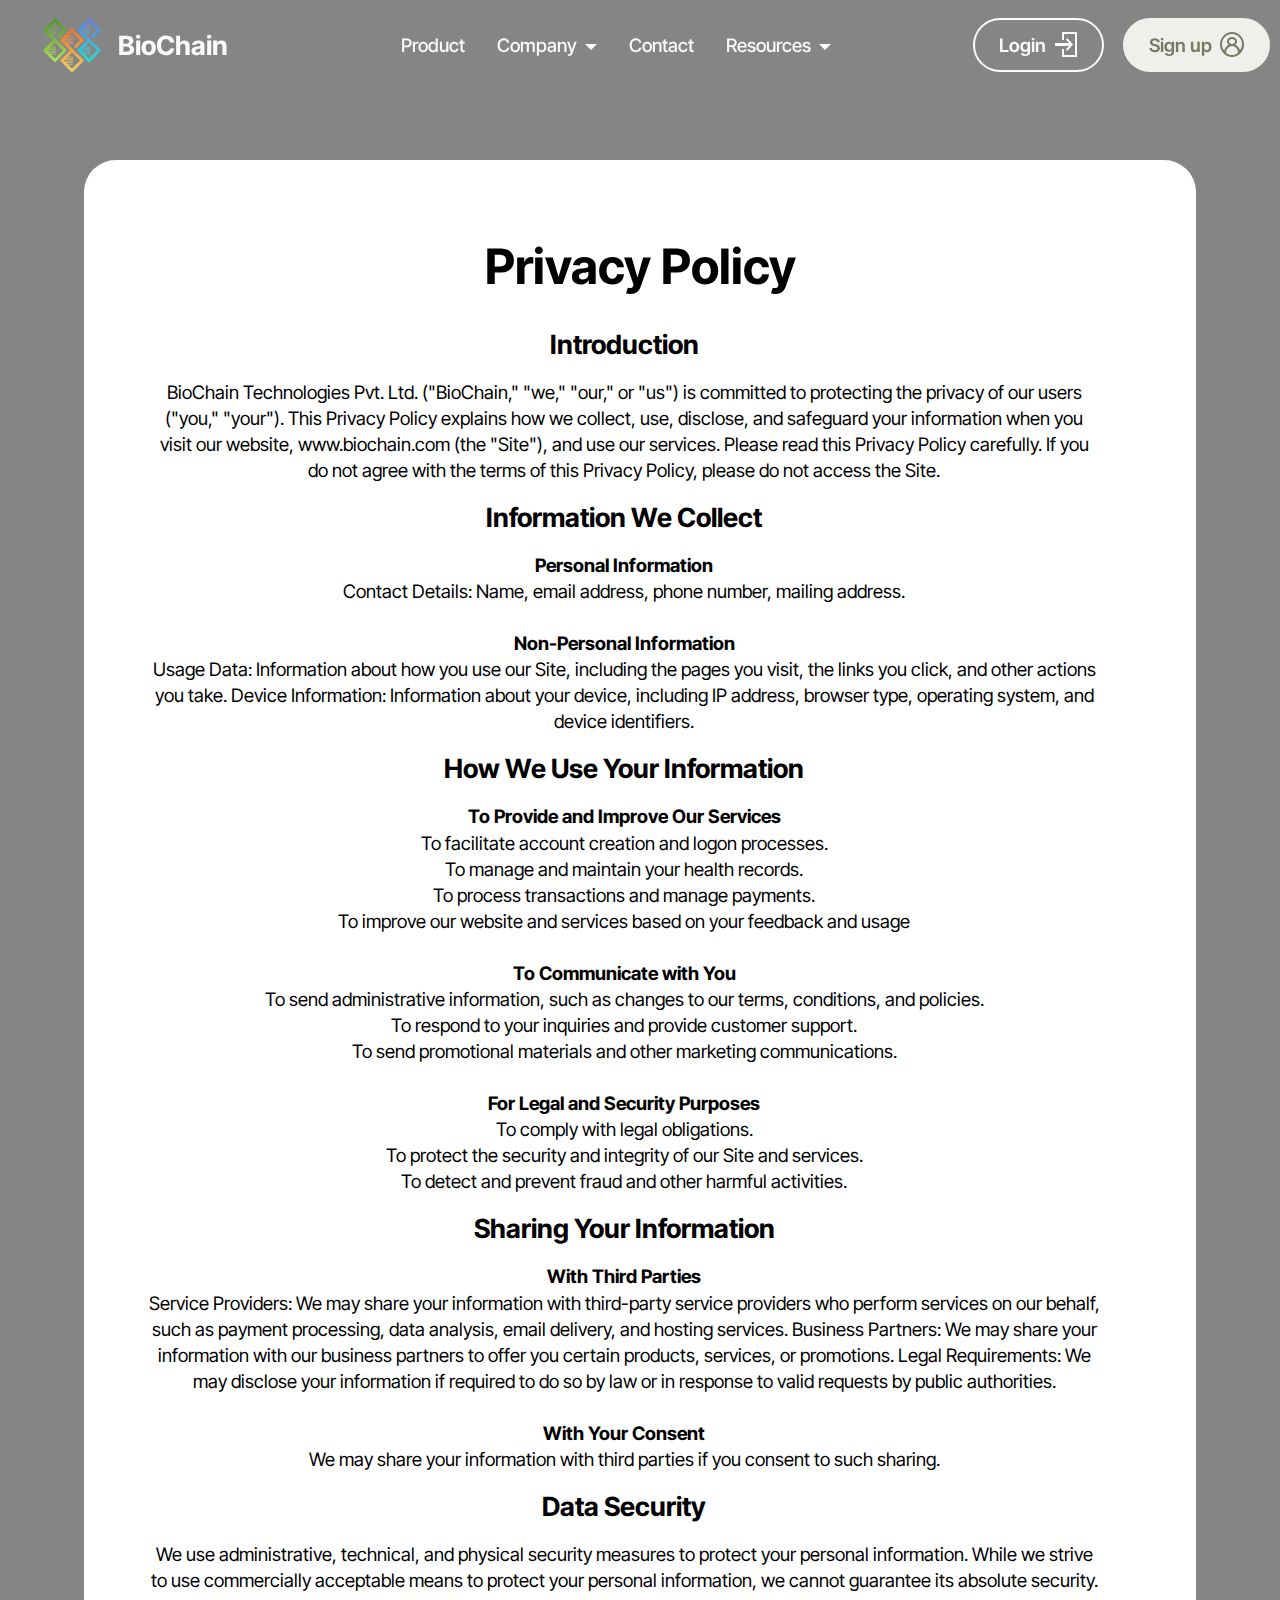
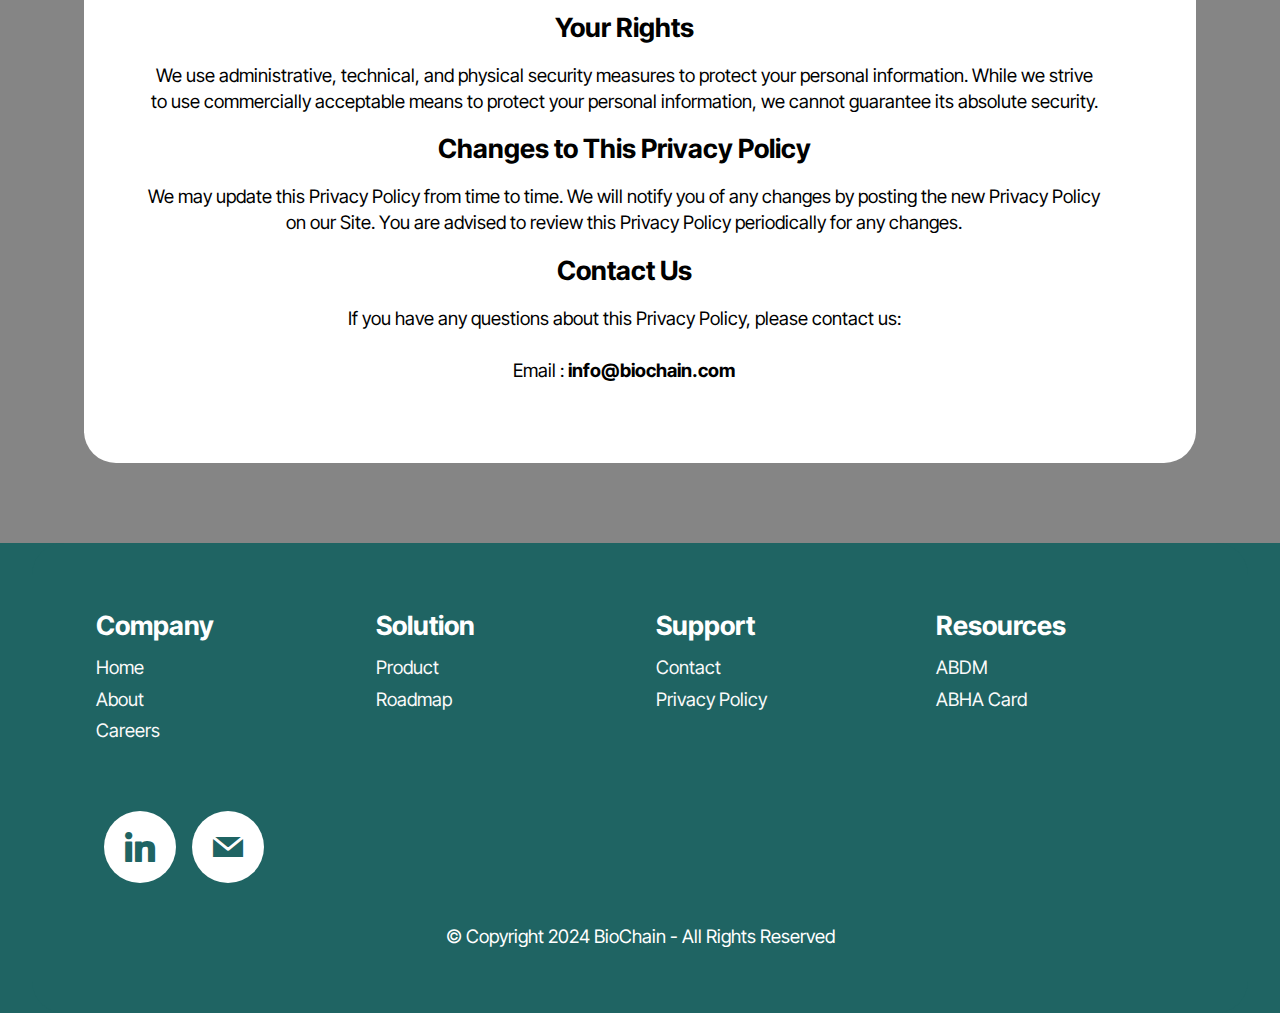
<file: privacy-policy.html>
<!DOCTYPE html>
<html  >
<head>

  <meta charset="UTF-8">
  <meta http-equiv="X-UA-Compatible" content="IE=edge">
  <meta name="generator" content="BioChain">
  <meta name="twitter:card" content="summary_large_image"/>
  <meta name="twitter:image:src" content="assets/images/privacy-policy-meta.png">
  <meta property="og:image" content="assets/images/privacy-policy-meta.png">
  <meta name="twitter:title" content="Privacy Policy">
  <meta name="viewport" content="width=device-width, initial-scale=1, minimum-scale=1">
  <link rel="shortcut icon" href="assets/images/bc-final-518x482.png" type="image/x-icon">
  <meta name="description" content="Read BioChain's Privacy Policy to understand how we protect your data and ensure your privacy while using our secure digital healthcare platform.">
  
  
  <title>Privacy Policy</title>
  <link rel="stylesheet" href="assets/web/assets/mobirise-icons2/mobirise2.css">
  <link rel="stylesheet" href="assets/bootstrap/css/bootstrap.min.css">
  <link rel="stylesheet" href="assets/bootstrap/css/bootstrap-grid.min.css">
  <link rel="stylesheet" href="assets/bootstrap/css/bootstrap-reboot.min.css">
  <link rel="stylesheet" href="assets/dropdown/css/style.css">
  <link rel="stylesheet" href="assets/socicon/css/styles.css">
  <link rel="stylesheet" href="assets/theme/css/style.css">
  <link rel="preload" href="https://fonts.googleapis.com/css?family=Inter+Tight:100,200,300,400,500,600,700,800,900,100i,200i,300i,400i,500i,600i,700i,800i,900i&display=swap" as="style" onload="this.onload=null;this.rel='stylesheet'">
  <noscript><link rel="stylesheet" href="https://fonts.googleapis.com/css?family=Inter+Tight:100,200,300,400,500,600,700,800,900,100i,200i,300i,400i,500i,600i,700i,800i,900i&display=swap"></noscript>
  <link rel="preload" as="style" href="assets/mobirise/css/mbr-additional.css?v=fz8gWs"><link rel="stylesheet" href="assets/mobirise/css/mbr-additional.css?v=fz8gWs" type="text/css">

  
  
  
</head>
<body>

<!-- Analytics -->
<!-- Google tag (gtag.js) -->
<script async src="https://www.googletagmanager.com/gtag/js?id=G-830JRSEC2G"></script>
<script>
  window.dataLayer = window.dataLayer || [];
  function gtag(){dataLayer.push(arguments);}
  gtag('js', new Date());

  gtag('config', 'G-830JRSEC2G');
</script>
<!-- /Analytics -->


  
  <section data-bs-version="5.1" class="menu menu6 cid-umgGZEiBLw" once="menu" id="menu06-5h">
	

	<nav class="navbar navbar-dropdown opacityScroll navbar-fixed-top navbar-expand-lg">
		<div class="container">
			<div class="navbar-brand">
				<span class="navbar-logo">
					<a href="index.html">
						<img src="assets/images/bc-final-518x482.webp" alt="biochain logo" style="height: 3.5rem;">
					</a>
				</span>
				<span class="navbar-caption-wrap"><a class="navbar-caption text-white display-5" href="index.html">BioChain</a></span>
			</div>
			<button class="navbar-toggler" type="button" data-toggle="collapse" data-bs-toggle="collapse" data-target="#navbarSupportedContent" data-bs-target="#navbarSupportedContent" aria-controls="navbarNavAltMarkup" aria-expanded="false" aria-label="Toggle navigation">
				<div class="hamburger">
					<span></span>
					<span></span>
					<span></span>
					<span></span>
				</div>
			</button>
			<div class="collapse navbar-collapse opacityScroll" id="navbarSupportedContent">
				<ul class="navbar-nav nav-dropdown" data-app-modern-menu="true"><li class="nav-item">
						<a class="nav-link link text-white display-4" href="product.html" aria-expanded="false">Product</a>
					</li><li class="nav-item dropdown">
						<a class="nav-link link dropdown-toggle text-white display-4" href="https://www.biochain.co.in/" data-toggle="dropdown-submenu" data-bs-toggle="dropdown" data-bs-auto-close="outside" aria-expanded="false">Company</a><div class="dropdown-menu" aria-labelledby="dropdown-523"><a class="dropdown-item text-white display-4" href="about.html">About</a><a class="dropdown-item text-white display-4" href="career.html">Career</a></div>
					</li><li class="nav-item">
						<a class="nav-link link text-white display-4" href="contact.html">Contact</a>
					</li><li class="nav-item dropdown"><a class="nav-link link dropdown-toggle text-white display-4" href="https://www.biochain.co.in/" data-toggle="dropdown-submenu" data-bs-toggle="dropdown" data-bs-auto-close="outside" aria-expanded="false">Resources</a><div class="dropdown-menu" aria-labelledby="dropdown-573"><a class="dropdown-item text-white display-4" href="abdm.html">ABDM</a><a class="dropdown-item text-white display-4" href="abha.html">ABHA Card</a></div></li></ul>
				
				<div class="navbar-buttons mbr-section-btn"><a class="btn btn-white-outline display-4" href="roadmap.html" target="_blank"><span class="mobi-mbri mobi-mbri-login mbr-iconfont mbr-iconfont-btn"></span>Login</a> <a class="btn btn-white display-4" href="roadmap.html" target="_blank"><span class="mobi-mbri mobi-mbri-user-2 mbr-iconfont mbr-iconfont-btn"></span>Sign up</a></div>
			</div>
		</div>
	</nav>
</section>

<section data-bs-version="5.1" class="article07 cid-ujbzDIhg5C" id="article07-53">
  

  
  
  <div class="container">
    <div class="row justify-content-center">
      <div class="card col-md-12 col-lg-11">
        <div class="card-wrapper">
          <h3 class="card-title mbr-fonts-style mbr-white mt-3 mb-4 display-1"><strong>Privacy Policy</strong></h3>
          <div class="row card-box align-left">
            <div class="item features-without-image col-12 active">
              <div class="item-wrapper">
                <h4 class="mbr-section-subtitle mbr-fonts-style mb-3 display-5">
                  <strong>Introduction</strong>
                </h4>
                <p class="mbr-text mbr-fonts-style display-7">
                  BioChain Technologies Pvt. Ltd. ("BioChain," "we," "our," or "us") is committed to protecting the privacy of our users ("you," "your"). This Privacy Policy explains how we collect, use, disclose, and safeguard your information when you visit our website, www.biochain.com (the "Site"), and use our services. Please read this Privacy Policy carefully. If you do not agree with the terms of this Privacy Policy, please do not access the Site.
                </p>
              </div>
            </div>
            <div class="item features-without-image col-12">
              <div class="item-wrapper">
                <h4 class="mbr-section-subtitle mbr-fonts-style mb-3 display-5"><strong>Information We Collect</strong></h4>
                <p class="mbr-text mbr-fonts-style display-7"><strong>Personal Information</strong><br>Contact Details: Name, email address, phone number, mailing address.<br><br><strong>Non-Personal Information</strong><br>Usage Data: Information about how you use our Site, including the pages you visit, the links you click, and other actions you take. Device Information: Information about your device, including IP address, browser type, operating system, and device identifiers.</p>
              </div>
            </div>
            <div class="item features-without-image col-12">
              <div class="item-wrapper">
                <h4 class="mbr-section-subtitle mbr-fonts-style mb-3 display-5"><strong>How We Use Your Information</strong></h4>
                <p class="mbr-text mbr-fonts-style display-7"><strong>To Provide and Improve Our Services</strong><br>To facilitate account creation and logon processes.<br>To manage and maintain your health records.<br>To process transactions and manage payments.<br>To improve our website and services based on your feedback and usage<br><br><strong>To Communicate with You</strong><br>To send administrative information, such as changes to our terms, conditions, and policies.<br>To respond to your inquiries and provide customer support.<br>To send promotional materials and other marketing communications.<br><br><strong>For Legal and Security Purposes</strong><br>To comply with legal obligations. <br>To protect the security and integrity of our Site and services.<br>To detect and prevent fraud and other harmful activities.</p>
              </div>
            </div>
            <div class="item features-without-image col-12">
              <div class="item-wrapper">
                <h4 class="mbr-section-subtitle mbr-fonts-style mb-3 display-5"><strong>Sharing Your Information</strong></h4>
                <p class="mbr-text mbr-fonts-style display-7"><strong>With Third Parties</strong><br>Service Providers: We may share your information with third-party service providers who perform services on our behalf, such as payment processing, data analysis, email delivery, and hosting services. Business Partners: We may share your information with our business partners to offer you certain products, services, or promotions. Legal Requirements: We may disclose your information if required to do so by law or in response to valid requests by public authorities.<br><br><strong>With Your Consent</strong><br>We may share your information with third parties if you consent to such sharing.<br>
                </p>
              </div>
            </div><div class="item features-without-image col-12">
              <div class="item-wrapper">
                <h4 class="mbr-section-subtitle mbr-fonts-style mb-3 display-5"><strong>Data Security</strong></h4>
                <p class="mbr-text mbr-fonts-style display-7">We use administrative, technical, and physical security measures to protect your personal information. While we strive to use commercially acceptable means to protect your personal information, we cannot guarantee its absolute security.<br>
                </p>
              </div>
            </div><div class="item features-without-image col-12">
              <div class="item-wrapper">
                <h4 class="mbr-section-subtitle mbr-fonts-style mb-3 display-5"><strong>Your Rights</strong></h4>
                <p class="mbr-text mbr-fonts-style display-7">We use administrative, technical, and physical security measures to protect your personal information. While we strive to use commercially acceptable means to protect your personal information, we cannot guarantee its absolute security.<br>
                </p>
              </div>
            </div><div class="item features-without-image col-12">
              <div class="item-wrapper">
                <h4 class="mbr-section-subtitle mbr-fonts-style mb-3 display-5"><strong>Changes to This Privacy Policy</strong></h4>
                <p class="mbr-text mbr-fonts-style display-7">We may update this Privacy Policy from time to time. We will notify you of any changes by posting the new Privacy Policy on our Site. You are advised to review this Privacy Policy periodically for any changes.<br>
                </p>
              </div>
            </div><div class="item features-without-image col-12">
              <div class="item-wrapper">
                <h4 class="mbr-section-subtitle mbr-fonts-style mb-3 display-5"><strong>Contact Us</strong></h4>
                <p class="mbr-text mbr-fonts-style display-7">If you have any questions about this Privacy Policy, please contact us:<br><br>Email : <strong>info@biochain.com</strong><br>
                </p>
              </div>
            </div>
          </div>
          
        </div>
      </div>
    </div>
  </div>
</section>

<section data-bs-version="5.1" class="footer1 cid-umi7zzfUVZ" once="footers" id="footer01-69">
	

	
	
	<div class="container">
		<div class="row mbr-white">
			<div class="col-12 col-md-6 col-lg-3">
				<h5 class="mbr-section-subtitle mbr-fonts-style mb-2 display-5">
					<strong>Company</strong>
				</h5>
				<ul class="list mbr-fonts-style display-7">
					<li class="mbr-text item-wrap"><a href="index.html" class="text-white">Home</a></li><li class="mbr-text item-wrap"><a href="about.html" class="text-white">About</a></li>
					<li class="mbr-text item-wrap"><a href="career.html" class="text-white">Careers</a></li>
				</ul>
			</div>
			<div class="col-12 col-md-6 col-lg-3">
				<h5 class="mbr-section-subtitle mbr-fonts-style mb-2 display-5">
					<strong>Solution</strong></h5>
				<ul class="list mbr-fonts-style display-7">
					<li class="mbr-text item-wrap"><a href="product.html" class="text-white">Product</a></li><li class="mbr-text item-wrap"><a href="roadmap.html" class="text-white">Roadmap</a></li>
				</ul>
			</div>
			<div class="col-12 col-md-6 col-lg-3">
				<h5 class="mbr-section-subtitle mbr-fonts-style mb-2 display-5">
					<strong>Support</strong>
				</h5>
				<ul class="list mbr-fonts-style display-7">
					<li class="mbr-text item-wrap"><a href="contact.html" class="text-white">Contact</a></li><li class="mbr-text item-wrap"><a href="privacy-policy.html" class="text-white">Privacy Policy</a></li>
				</ul>
			</div>
			<div class="col-12 col-md-6 col-lg-3">
				<h5 class="mbr-section-subtitle mbr-fonts-style mb-2 display-5">
					<strong>Resources</strong></h5>
				<ul class="list mbr-fonts-style display-7">
					<li class="mbr-text item-wrap"><a href="abdm.html" class="text-white">ABDM</a></li><li class="mbr-text item-wrap"><a href="abha.html" class="text-white">ABHA Card</a></li>
				</ul>
			</div>
			<div class="col-12 mt-5 footer-col">
				

				<div class="social-row mt-2 display-7">
					<div class="soc-item">
						<a href="https://www.linkedin.com/company/biochain-network/" target="_blank">
							<span class="mbr-iconfont socicon-linkedin socicon" style="font-size: 30px;"></span>
						</a>
					</div>
					<div class="soc-item">
						<a href="mailto:info@biochain.co.in">
							<span class="mbr-iconfont socicon-mail socicon" style="font-size: 30px;"></span>
						</a>
					</div>
					
					
				</div>
			</div>
			<div class="col-12 mt-4">
				<p class="mbr-text mb-0 mbr-fonts-style copyright align-center display-7">
					© Copyright 2024 BioChain - All Rights Reserved
				</p>
			</div>
		</div>
	</div>
</section>



<script src="assets/bootstrap/js/bootstrap.bundle.min.js"></script>  <script src="assets/smoothscroll/smooth-scroll.js"></script>  <script src="assets/ytplayer/index.js"></script>  <script src="assets/dropdown/js/navbar-dropdown.js"></script>  <script src="assets/theme/js/script.js"></script>  
  
  
</body>
</html>
</file>
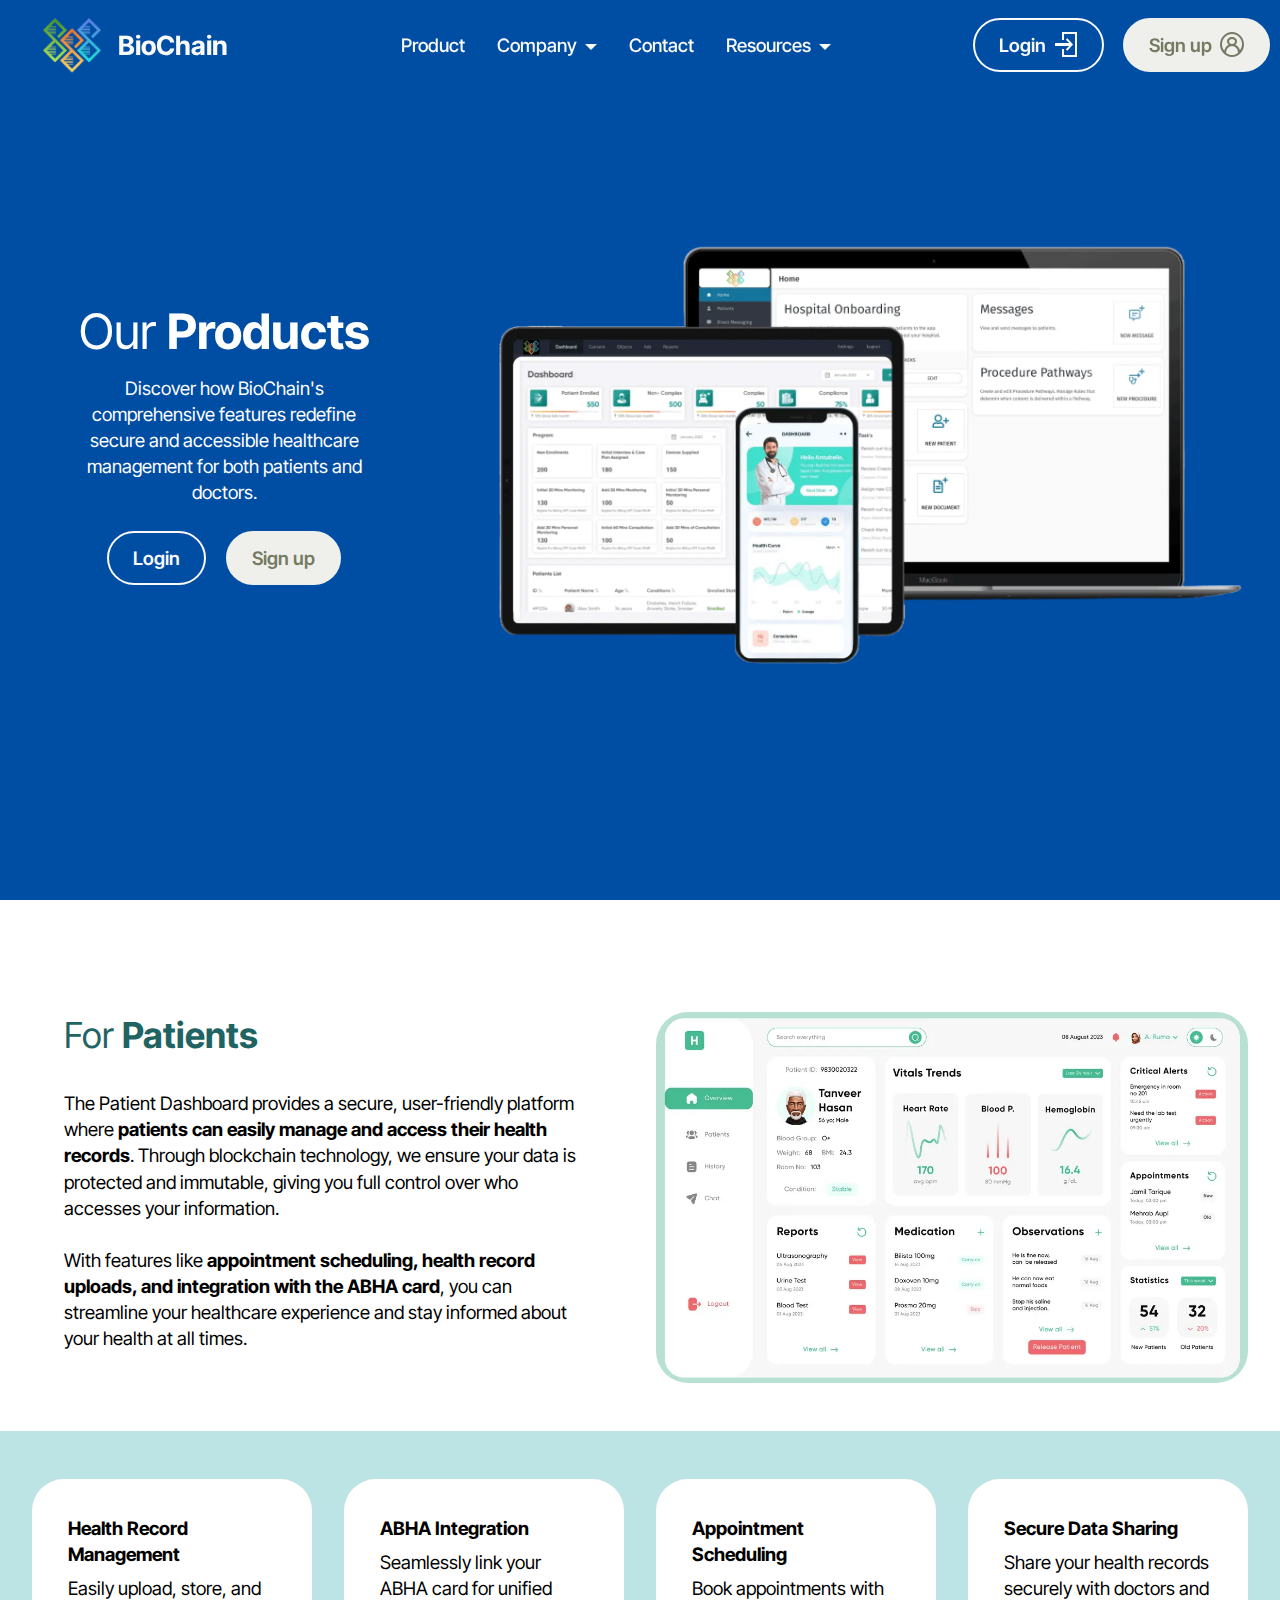
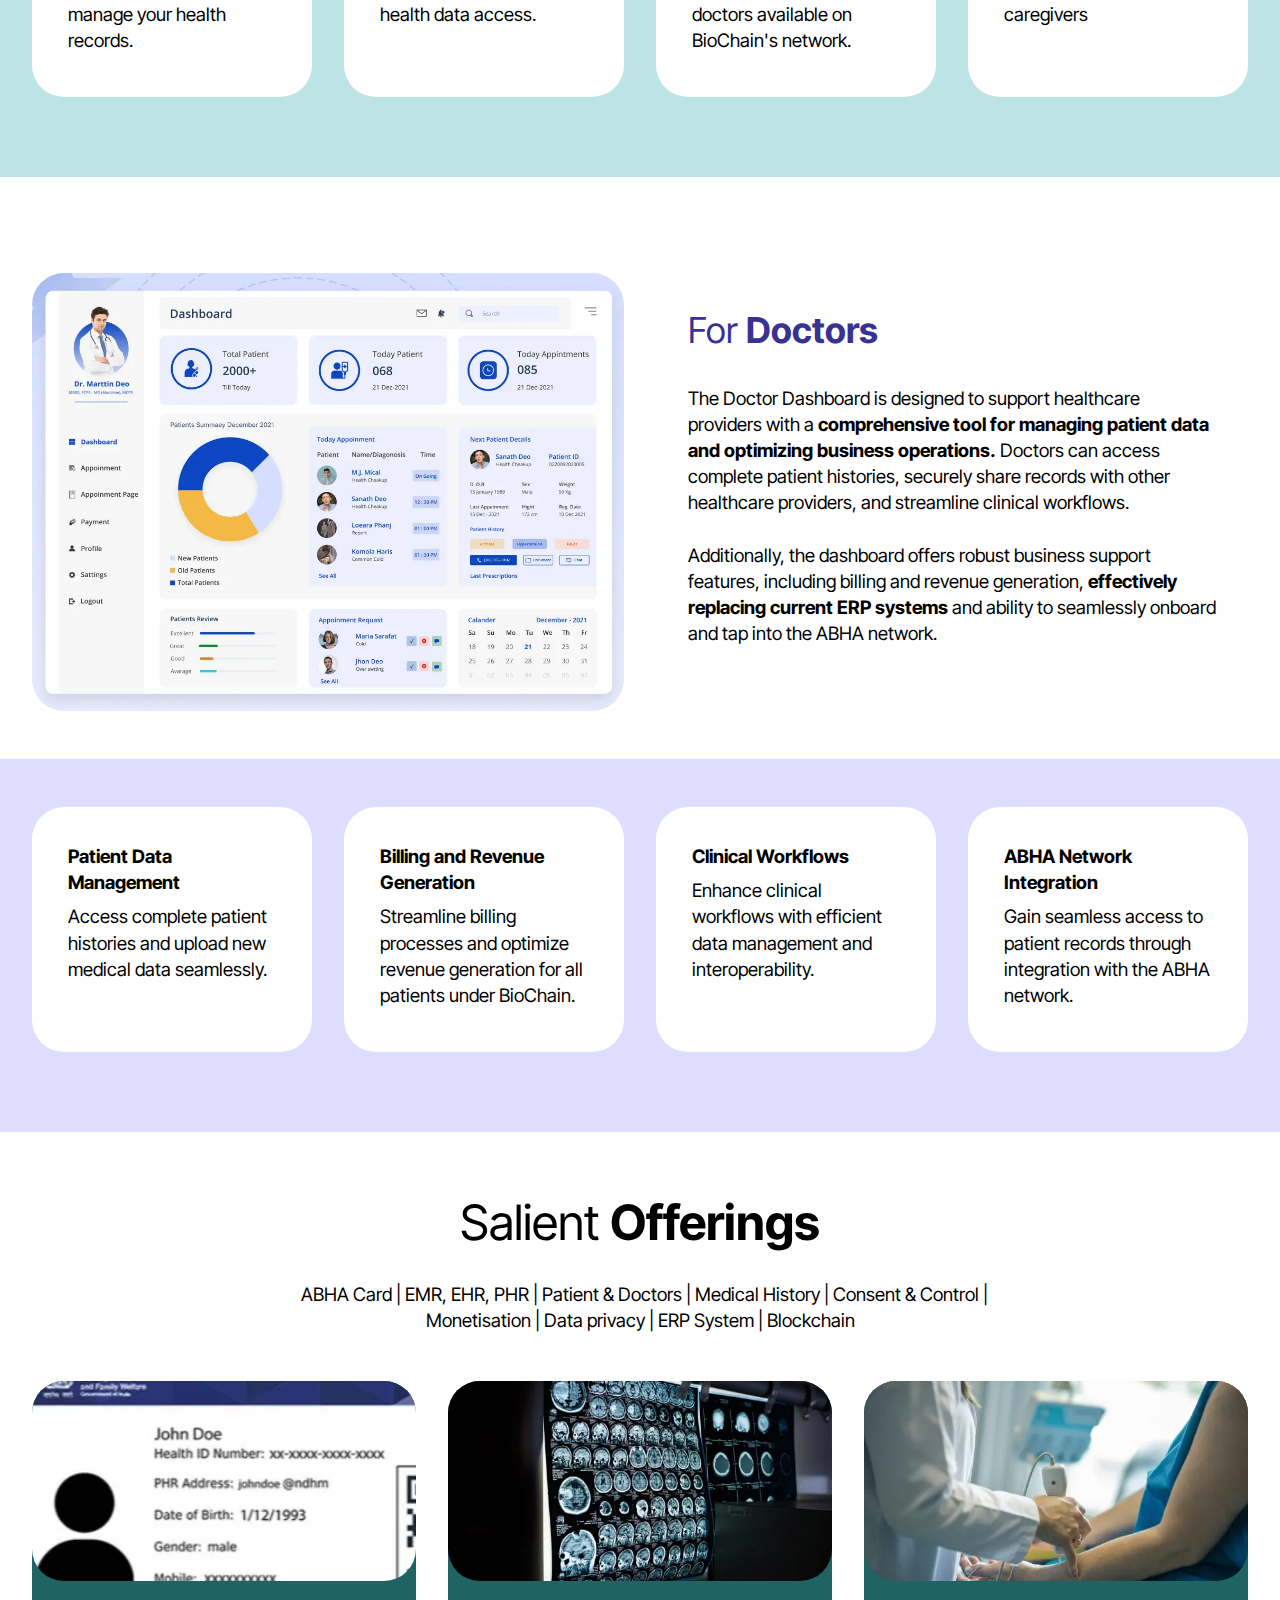
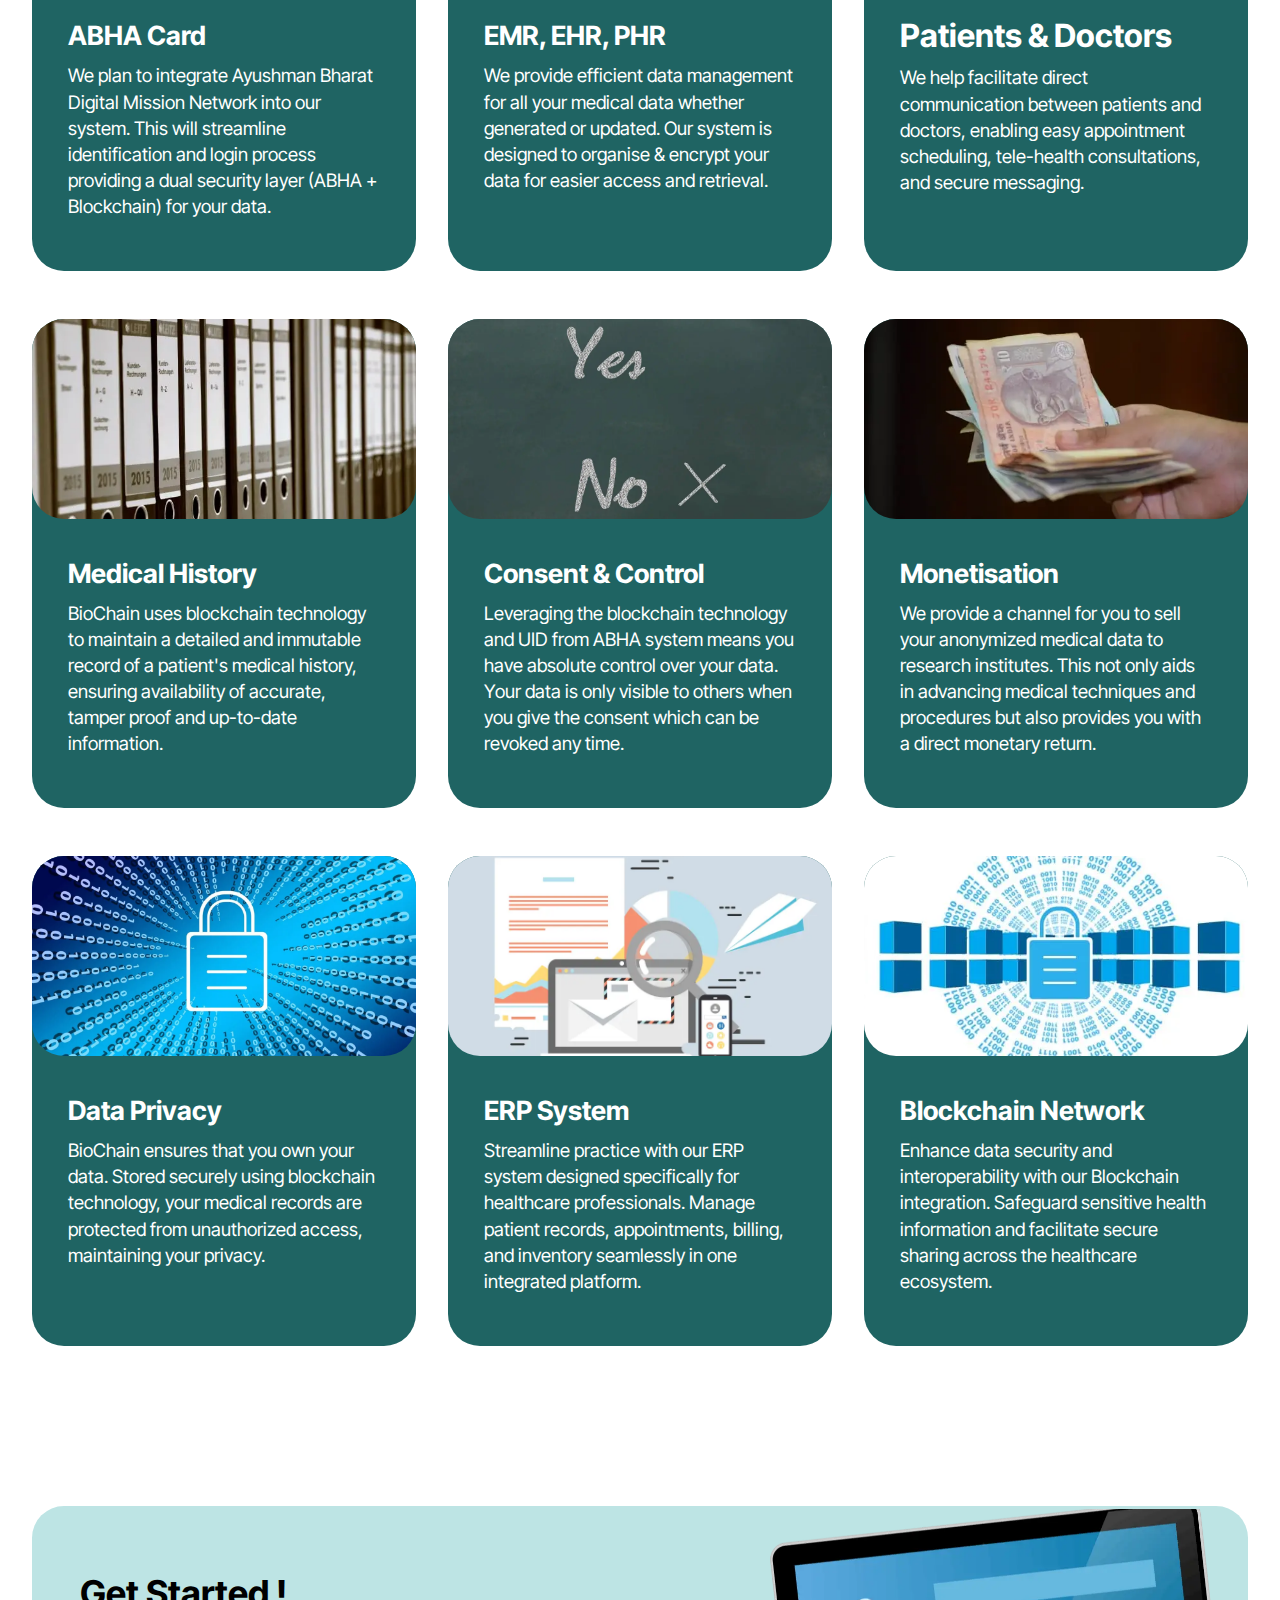
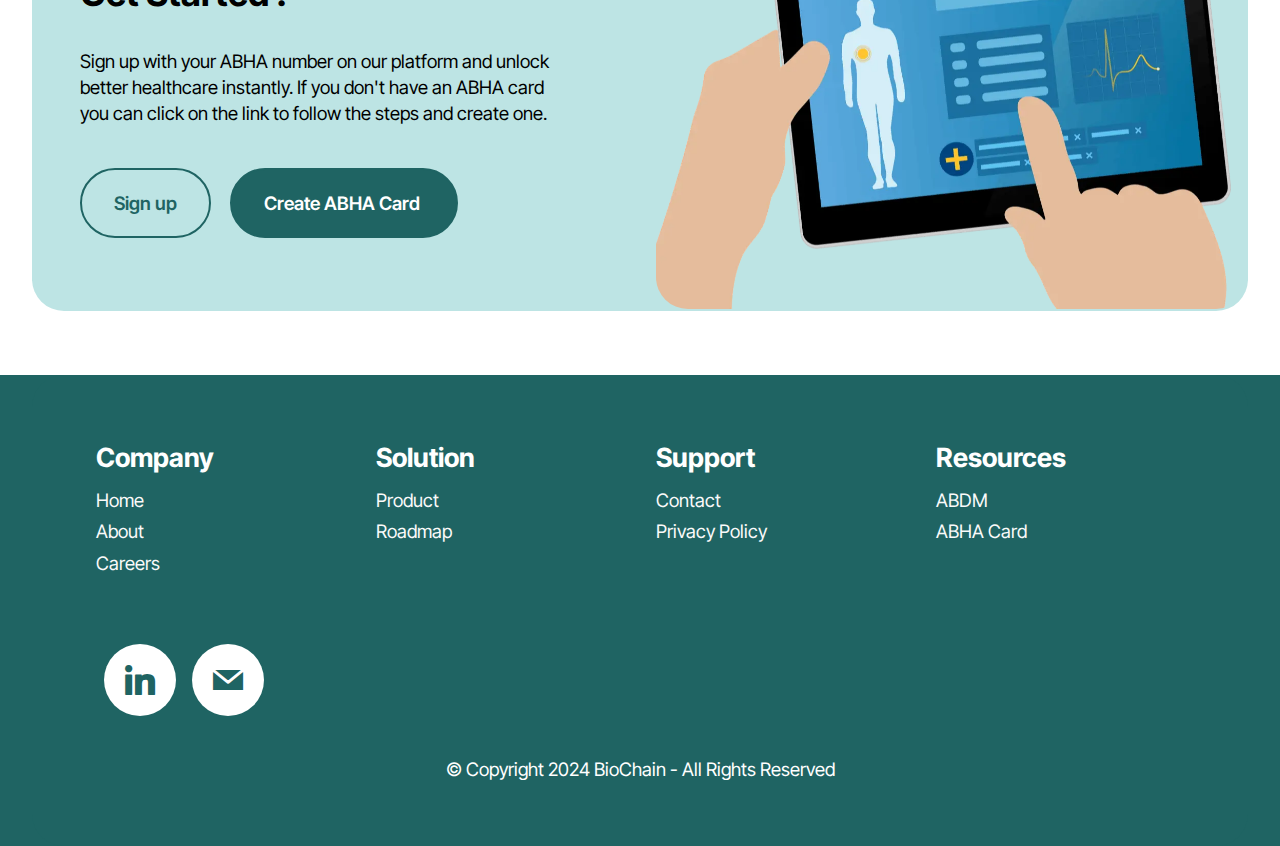
<file: product.html>
<!DOCTYPE html>
<html  >
<head>

  <meta charset="UTF-8">
  <meta http-equiv="X-UA-Compatible" content="IE=edge">
  <meta name="generator" content="BioChain">
  <meta name="twitter:card" content="summary_large_image"/>
  <meta name="twitter:image:src" content="assets/images/product-meta.png">
  <meta property="og:image" content="assets/images/product-meta.png">
  <meta name="twitter:title" content="Product">
  <meta name="viewport" content="width=device-width, initial-scale=1, minimum-scale=1">
  <link rel="shortcut icon" href="assets/images/bc-final-518x482.png" type="image/x-icon">
  <meta name="description" content="Discover BioChain's revolutionary products – secure, digital healthcare management tools designed for patients and doctors, featuring blockchain integration and ERP functionalities.">
  
  
  <title>Product</title>
  <link rel="stylesheet" href="assets/web/assets/mobirise-icons2/mobirise2.css">
  <link rel="stylesheet" href="assets/bootstrap/css/bootstrap.min.css">
  <link rel="stylesheet" href="assets/bootstrap/css/bootstrap-grid.min.css">
  <link rel="stylesheet" href="assets/bootstrap/css/bootstrap-reboot.min.css">
  <link rel="stylesheet" href="assets/dropdown/css/style.css">
  <link rel="stylesheet" href="assets/socicon/css/styles.css">
  <link rel="stylesheet" href="assets/theme/css/style.css">
  <link rel="preload" href="https://fonts.googleapis.com/css?family=Inter+Tight:100,200,300,400,500,600,700,800,900,100i,200i,300i,400i,500i,600i,700i,800i,900i&display=swap" as="style" onload="this.onload=null;this.rel='stylesheet'">
  <noscript><link rel="stylesheet" href="https://fonts.googleapis.com/css?family=Inter+Tight:100,200,300,400,500,600,700,800,900,100i,200i,300i,400i,500i,600i,700i,800i,900i&display=swap"></noscript>
  <link rel="preload" as="style" href="assets/mobirise/css/mbr-additional.css?v=Sl9mG7"><link rel="stylesheet" href="assets/mobirise/css/mbr-additional.css?v=Sl9mG7" type="text/css">

  
  
  
</head>
<body>

<!-- Analytics -->
<!-- Google tag (gtag.js) -->
<script async src="https://www.googletagmanager.com/gtag/js?id=G-830JRSEC2G"></script>
<script>
  window.dataLayer = window.dataLayer || [];
  function gtag(){dataLayer.push(arguments);}
  gtag('js', new Date());

  gtag('config', 'G-830JRSEC2G');
</script>
<!-- /Analytics -->


  
  <section data-bs-version="5.1" class="menu menu6 cid-umgGZEiBLw" once="menu" id="menu06-5h">
	

	<nav class="navbar navbar-dropdown opacityScroll navbar-fixed-top navbar-expand-lg">
		<div class="container">
			<div class="navbar-brand">
				<span class="navbar-logo">
					<a href="index.html">
						<img src="assets/images/bc-final-518x482.webp" alt="biochain logo" style="height: 3.5rem;">
					</a>
				</span>
				<span class="navbar-caption-wrap"><a class="navbar-caption text-white display-5" href="index.html">BioChain</a></span>
			</div>
			<button class="navbar-toggler" type="button" data-toggle="collapse" data-bs-toggle="collapse" data-target="#navbarSupportedContent" data-bs-target="#navbarSupportedContent" aria-controls="navbarNavAltMarkup" aria-expanded="false" aria-label="Toggle navigation">
				<div class="hamburger">
					<span></span>
					<span></span>
					<span></span>
					<span></span>
				</div>
			</button>
			<div class="collapse navbar-collapse opacityScroll" id="navbarSupportedContent">
				<ul class="navbar-nav nav-dropdown" data-app-modern-menu="true"><li class="nav-item">
						<a class="nav-link link text-white display-4" href="product.html" aria-expanded="false">Product</a>
					</li><li class="nav-item dropdown">
						<a class="nav-link link dropdown-toggle text-white display-4" href="https://www.biochain.co.in/" data-toggle="dropdown-submenu" data-bs-toggle="dropdown" data-bs-auto-close="outside" aria-expanded="false">Company</a><div class="dropdown-menu" aria-labelledby="dropdown-523"><a class="dropdown-item text-white display-4" href="about.html">About</a><a class="dropdown-item text-white display-4" href="career.html">Career</a></div>
					</li><li class="nav-item">
						<a class="nav-link link text-white display-4" href="contact.html">Contact</a>
					</li><li class="nav-item dropdown"><a class="nav-link link dropdown-toggle text-white display-4" href="https://www.biochain.co.in/" data-toggle="dropdown-submenu" data-bs-toggle="dropdown" data-bs-auto-close="outside" aria-expanded="false">Resources</a><div class="dropdown-menu" aria-labelledby="dropdown-573"><a class="dropdown-item text-white display-4" href="abdm.html">ABDM</a><a class="dropdown-item text-white display-4" href="abha.html">ABHA Card</a></div></li></ul>
				
				<div class="navbar-buttons mbr-section-btn"><a class="btn btn-white-outline display-4" href="roadmap.html" target="_blank"><span class="mobi-mbri mobi-mbri-login mbr-iconfont mbr-iconfont-btn"></span>Login</a> <a class="btn btn-white display-4" href="roadmap.html" target="_blank"><span class="mobi-mbri mobi-mbri-user-2 mbr-iconfont mbr-iconfont-btn"></span>Sign up</a></div>
			</div>
		</div>
	</nav>
</section>

<section data-bs-version="5.1" class="header14 cid-umh3gxMHAS mbr-fullscreen" id="header14-5r">

    

    
    

    <div class="container">
        <div class="row justify-content-center align-items-center">
            <div class="col-12 col-md-8 image-wrapper">
                <img src="assets/images/pf-rmb-1695x953.webp" alt="Product on different devices">
            </div>
            <div class="col-12 col-md">
                <div class="text-wrapper">
                    <h1 class="mbr-section-title mbr-fonts-style mb-3 display-1">Our <strong>Products</strong></h1>
                    <p class="mbr-text mbr-fonts-style display-7">
                        Discover how BioChain's comprehensive features redefine secure and accessible healthcare management for both patients and doctors. </p>
                    <div class="mbr-section-btn mt-3"><a class="btn btn-white-outline display-4" href="roadmap.html">Login</a> <a class="btn btn-white display-4" href="roadmap.html">Sign up<br></a></div>
                </div>
            </div>
        </div>
    </div>
</section>

<section data-bs-version="5.1" class="features38 cid-uj0idaFDQI" id="features038-2m">
    

    
    

    <div class="container-fluid">
        <div class="row justify-content-center">
            <div class="col-12 col-md-12 col-lg">
                <div class="text-wrapper align-left">
                    <h1 class="mbr-section-title mbr-fonts-style mb-4 display-2">
                        For <strong>Patients</strong></h1>
                    <p class="mbr-text align-left mbr-fonts-style mb-4 display-7">The Patient Dashboard provides a secure, user-friendly platform where <strong>patients can easily manage and access their health records</strong>. Through blockchain technology, we ensure your data is protected and immutable, giving you full control over who accesses your information. <br><br>With features like <strong>appointment scheduling, health record uploads, and integration with the ABHA card</strong>, you can streamline your healthcare experience and stay informed about your health at all times.
                    </p>
                    
                </div>
            </div>
            <div class="col-12 col-md-12 col-lg-6 image-wrapper">
                <img class="w-100" src="assets/images/patient-db-1089x682.webp" alt="Patient's Dashboard">
            </div>
        </div>
        
        
    </div>
</section>

<section data-bs-version="5.1" class="start features20 cid-uj5mtG4fqQ" id="features020-47">
	

	
	
	<div class="container-fluid">
		
		<div class="row">
			<div class="item features-without-image col-12 col-md-6 col-lg-3 item-mb active">
				<div class="item-wrapper">
					<div class="card-box align-left">
						
						<h5 class="card-title mbr-fonts-style display-7"><strong>Health Record Management</strong></h5>
						<p class="card-text mbr-fonts-style display-7">
							Easily upload, store, and manage your health records.
						</p>
					</div>
				</div>
			</div>
			<div class="item features-without-image col-12 col-md-6 col-lg-3 item-mb">
				<div class="item-wrapper">
					<div class="card-box align-left">
						
						<h5 class="card-title mbr-fonts-style display-7"><strong>ABHA Integration</strong></h5>
						<p class="card-text mbr-fonts-style display-7">
							Seamlessly link your ABHA card for unified health data access.
						</p>
					</div>
				</div>
			</div><div class="item features-without-image col-12 col-md-6 col-lg-3 item-mb">
				<div class="item-wrapper">
					<div class="card-box align-left">
						
						<h5 class="card-title mbr-fonts-style display-7"><strong>Appointment Scheduling</strong></h5>
						<p class="card-text mbr-fonts-style display-7">
							Book appointments with doctors available on BioChain's network.
						</p>
					</div>
				</div>
			</div>
			<div class="item features-without-image col-12 col-md-6 col-lg-3 item-mb">
				<div class="item-wrapper">
					<div class="card-box align-left">
						
						<h5 class="card-title mbr-fonts-style display-7"><strong>Secure Data Sharing</strong></h5>
						<p class="card-text mbr-fonts-style display-7">
							Share your health records securely with doctors and caregivers
						</p>
					</div>
				</div>
			</div>
		</div>
	</div>
</section>

<section data-bs-version="5.1" class="features38 cid-uj5kz1VxVa" id="features038-45">
    

    
    

    <div class="container-fluid">
        <div class="row justify-content-center">
            <div class="col-12 col-md-12 col-lg">
                <div class="text-wrapper align-left">
                    <h1 class="mbr-section-title mbr-fonts-style mb-4 display-2">For <strong>Doctors</strong></h1>
                    <p class="mbr-text align-left mbr-fonts-style mb-4 display-7">The Doctor Dashboard is designed to support healthcare providers with a <strong>comprehensive tool for managing patient data and optimizing business operations.</strong> Doctors can access complete patient histories, securely share records with other healthcare providers, and streamline clinical workflows.
<br>
<br>Additionally, the dashboard offers robust business support features, including billing and revenue generation, <strong>effectively replacing current ERP systems </strong>and ability to seamlessly onboard and tap into the ABHA network.</p>
                    
                </div>
            </div>
            <div class="col-12 col-md-12 col-lg-6 image-wrapper">
                <img class="w-100" src="assets/images/doctor-db-1119x828.webp" alt="Doctor's Dashboard">
            </div>
        </div>
        
        
    </div>
</section>

<section data-bs-version="5.1" class="start features20 cid-uj5n8jhASH" id="features020-48">
	

	
	
	<div class="container-fluid">
		
		<div class="row">
			<div class="item features-without-image col-12 col-md-6 col-lg-3 item-mb active">
				<div class="item-wrapper">
					<div class="card-box align-left">
						
						<h5 class="card-title mbr-fonts-style display-7"><strong>Patient Data Management</strong></h5>
						<p class="card-text mbr-fonts-style display-7">
							Access complete patient histories and upload new medical data seamlessly.
						</p>
					</div>
				</div>
			</div>
			<div class="item features-without-image col-12 col-md-6 col-lg-3 item-mb">
				<div class="item-wrapper">
					<div class="card-box align-left">
						
						<h5 class="card-title mbr-fonts-style display-7"><strong>Billing and Revenue Generation</strong></h5>
						<p class="card-text mbr-fonts-style display-7">Streamline billing processes and optimize revenue generation for all patients under BioChain.<br></p>
					</div>
				</div>
			</div><div class="item features-without-image col-12 col-md-6 col-lg-3 item-mb">
				<div class="item-wrapper">
					<div class="card-box align-left">
						
						<h5 class="card-title mbr-fonts-style display-7"><strong>Clinical Workflows</strong></h5>
						<p class="card-text mbr-fonts-style display-7">
							Enhance clinical workflows with efficient data management and interoperability.
						</p>
					</div>
				</div>
			</div>
			<div class="item features-without-image col-12 col-md-6 col-lg-3 item-mb">
				<div class="item-wrapper">
					<div class="card-box align-left">
						
						<h5 class="card-title mbr-fonts-style display-7"><strong>ABHA Network Integration</strong></h5>
						<p class="card-text mbr-fonts-style display-7">
							Gain seamless access to patient records through integration with the ABHA network.</p>
					</div>
				</div>
			</div>
		</div>
	</div>
</section>

<section data-bs-version="5.1" class="features6 start cid-uj0dkhaeZR" id="features06-2k">
	
	
	<div class="container">
		<div class="row justify-content-center">
			<div class="col-12 content-head">
				<div class="mbr-section-head mb-5">
					<h4 class="mbr-section-title mbr-fonts-style align-center mb-0 display-1">Salient&nbsp;<strong>Offerings</strong></h4>
					<h5 class="mbr-section-subtitle mbr-fonts-style align-center mb-0 mt-4 display-7">&nbsp; ABHA Card  |  EMR, EHR, PHR  |  Patient &amp; Doctors  |  Medical History  |  Consent &amp; Control  |  Monetisation  |  Data privacy  |  ERP System  |  Blockchain</h5>
					
				</div>
			</div>
		</div>
		<div class="row">
			<div class="item features-image col-12 col-md-6 col-lg-4">
				<div class="item-wrapper">
					<div class="item-img">
						<img src="assets/images/abha-2-337x278.webp" alt="ABHA Card">
					</div>
					<div class="item-content">
						<h5 class="item-title mbr-fonts-style display-5"><strong>ABHA Card</strong></h5>
						<p class="mbr-text mbr-fonts-style display-7">
							We plan to integrate Ayushman Bharat Digital Mission Network into our system. This will streamline identification and login process providing a dual security layer (ABHA + Blockchain) for your data.
						</p>
						
					</div>
				</div>
			</div>
			<div class="item features-image col-12 col-md-6 col-lg-4">
				<div class="item-wrapper">
					<div class="item-img">
						<img src="assets/images/mbr-1-600x400.webp" alt="XRAY Image">
					</div>
					<div class="item-content">
						<h5 class="item-title mbr-fonts-style display-5"><strong>EMR, EHR, PHR</strong></h5>
						<p class="mbr-text mbr-fonts-style display-7">
							We provide efficient data management for all your medical data whether generated or updated. Our system is designed to organise &amp; encrypt your data for easier access and retrieval.
						</p>
						
					</div>
				</div>
			</div>
			<div class="item features-image col-12 col-md-6 col-lg-4">
				<div class="item-wrapper">
					<div class="item-img">
						<img src="assets/images/mbr-600x401.webp" alt="Doctor Image">
					</div>
					<div class="item-content">
						<h5 class="item-title mbr-fonts-style display-5"><strong style="font-size: 2rem;">Patients &amp; Doctors</strong></h5>
						<p class="mbr-text mbr-fonts-style display-7">
							We help facilitate direct communication between patients and doctors, enabling easy appointment scheduling, tele-health consultations, and secure messaging.<br>
						</p>
						
					</div>
				</div>
			</div>
		</div>
	</div>
</section>

<section data-bs-version="5.1" class="features6 start cid-umhehUQuZF" id="features06-5u">
	
	
	<div class="container">
		<div class="row justify-content-center">
			<div class="col-12 content-head">
				
			</div>
		</div>
		<div class="row">
			
			<div class="item features-image col-12 col-md-6 col-lg-4 active">
				<div class="item-wrapper">
					<div class="item-img">
						<img src="assets/images/mbr-600x403.webp" alt="File Binders" data-slide-to="0" data-bs-slide-to="0">
					</div>
					<div class="item-content">
						<h5 class="item-title mbr-fonts-style display-5"><strong>Medical History</strong></h5>
						<p class="mbr-text mbr-fonts-style display-7">
							BioChain uses blockchain technology to maintain a detailed and immutable record of a patient's medical history, ensuring availability of accurate, tamper proof and up-to-date information.
						</p>
						
					</div>
				</div>
			</div><div class="item features-image col-12 col-md-6 col-lg-4">
				<div class="item-wrapper">
					<div class="item-img">
						<img src="assets/images/mbr-1200x800.webp" alt="Yes or No" data-slide-to="1" data-bs-slide-to="1">
					</div>
					<div class="item-content">
						<h5 class="item-title mbr-fonts-style display-5"><strong>Consent &amp; Control</strong></h5>
						<p class="mbr-text mbr-fonts-style display-7">
							Leveraging the blockchain technology and UID from ABHA system means you have absolute control over your data. Your data is only visible to others when you give the consent which can be revoked any time.
						</p>
						
					</div>
				</div>
			</div>
			<div class="item features-image col-12 col-md-6 col-lg-4">
				<div class="item-wrapper">
					<div class="item-img">
						<img src="assets/images/mbr-600x400.webp" alt="Rupees Image">
					</div>
					<div class="item-content">
						<h5 class="item-title mbr-fonts-style display-5">
							<strong>Monetisation</strong>
						</h5>
						<p class="mbr-text mbr-fonts-style display-7">
							We provide a channel for you to sell your anonymized medical data to research institutes. This not only aids in advancing medical techniques and procedures but also provides you with a direct monetary return.<br>
						</p>
						
					</div>
				</div>
			</div>
		</div>
	</div>
</section>

<section data-bs-version="5.1" class="features6 start cid-uj0elllY8X" id="features06-2l">
	
	
	<div class="container">
		<div class="row justify-content-center">
			<div class="col-12 content-head">
				
			</div>
		</div>
		<div class="row">
			
			<div class="item features-image col-12 col-md-6 col-lg-4 active">
				<div class="item-wrapper">
					<div class="item-img">
						<img src="assets/images/mbr-1-1200x800.webp" alt="lock image" data-slide-to="0" data-bs-slide-to="0">
					</div>
					<div class="item-content">
						<h5 class="item-title mbr-fonts-style display-5"><strong>Data Privacy</strong></h5>
						<p class="mbr-text mbr-fonts-style display-7">
							BioChain ensures that you own your data. Stored securely using blockchain technology, your medical records are protected from unauthorized access, maintaining your privacy.
						</p>
						
					</div>
				</div>
			</div><div class="item features-image col-12 col-md-6 col-lg-4">
				<div class="item-wrapper">
					<div class="item-img">
						<img src="assets/images/mbr-816x552.webp" alt="erp system" data-slide-to="1" data-bs-slide-to="1">
					</div>
					<div class="item-content">
						<h5 class="item-title mbr-fonts-style display-5"><strong>ERP System</strong></h5>
						<p class="mbr-text mbr-fonts-style display-7">
							Streamline practice with our ERP system designed specifically for healthcare professionals. Manage patient records, appointments, billing, and inventory seamlessly in one integrated platform.
						</p>
						
					</div>
				</div>
			</div>
			<div class="item features-image col-12 col-md-6 col-lg-4">
				<div class="item-wrapper">
					<div class="item-img">
						<img src="assets/images/mbr-816x272.webp" alt="blockchain">
					</div>
					<div class="item-content">
						<h5 class="item-title mbr-fonts-style display-5">
							<strong>Blockchain Network</strong></h5>
						<p class="mbr-text mbr-fonts-style display-7">
							Enhance data security and interoperability with our Blockchain integration. Safeguard sensitive health information and facilitate secure sharing across the healthcare ecosystem.<br>
						</p>
						
					</div>
				</div>
			</div>
		</div>
	</div>
</section>

<section data-bs-version="5.1" class="start article05 cid-umgLoR5A0H" id="article05-5i">
  

  
  

  <div class="container">
    <div class="row justify-content-center align-items-center">
      <div class="col-12">
        <div class="card-wrapper">
          <div class="row">
            <div class="col-12 col-md-12 col-lg-6 image-wrapper">
              <img class="w-100" src="assets/images/mbr-3-1256x997.webp" alt="Tablet with bio markers">
            </div>
            <div class="col-12 col-lg col-md-12">
              <div class="text-wrapper align-left">
                <h1 class="mbr-section-title mbr-fonts-style mb-4 display-2"><strong>Get Started !</strong></h1>
                <p class="mbr-text mbr-fonts-style mb-4 display-7">Sign up with your ABHA number on our platform and unlock better healthcare instantly. If you don't have an ABHA card you can click on the link to follow the steps and create one.<br>
                </p>
                <div class="mbr-section-btn mt-3"><a class="btn btn-lg btn-primary-outline display-7" href="roadmap.html">Sign up</a> <a class="btn btn-lg btn-primary display-7" href="abha.html">Create ABHA Card&nbsp;</a></div>
              </div>
            </div>
          </div>
        </div>
      </div>
    </div>
  </div>
</section>

<section data-bs-version="5.1" class="footer1 cid-umi7zzfUVZ" once="footers" id="footer01-69">
	

	
	
	<div class="container">
		<div class="row mbr-white">
			<div class="col-12 col-md-6 col-lg-3">
				<h5 class="mbr-section-subtitle mbr-fonts-style mb-2 display-5">
					<strong>Company</strong>
				</h5>
				<ul class="list mbr-fonts-style display-7">
					<li class="mbr-text item-wrap"><a href="index.html" class="text-white">Home</a></li><li class="mbr-text item-wrap"><a href="about.html" class="text-white">About</a></li>
					<li class="mbr-text item-wrap"><a href="career.html" class="text-white">Careers</a></li>
				</ul>
			</div>
			<div class="col-12 col-md-6 col-lg-3">
				<h5 class="mbr-section-subtitle mbr-fonts-style mb-2 display-5">
					<strong>Solution</strong></h5>
				<ul class="list mbr-fonts-style display-7">
					<li class="mbr-text item-wrap"><a href="product.html" class="text-white">Product</a></li><li class="mbr-text item-wrap"><a href="roadmap.html" class="text-white">Roadmap</a></li>
				</ul>
			</div>
			<div class="col-12 col-md-6 col-lg-3">
				<h5 class="mbr-section-subtitle mbr-fonts-style mb-2 display-5">
					<strong>Support</strong>
				</h5>
				<ul class="list mbr-fonts-style display-7">
					<li class="mbr-text item-wrap"><a href="contact.html" class="text-white">Contact</a></li><li class="mbr-text item-wrap"><a href="privacy-policy.html" class="text-white">Privacy Policy</a></li>
				</ul>
			</div>
			<div class="col-12 col-md-6 col-lg-3">
				<h5 class="mbr-section-subtitle mbr-fonts-style mb-2 display-5">
					<strong>Resources</strong></h5>
				<ul class="list mbr-fonts-style display-7">
					<li class="mbr-text item-wrap"><a href="abdm.html" class="text-white">ABDM</a></li><li class="mbr-text item-wrap"><a href="abha.html" class="text-white">ABHA Card</a></li>
				</ul>
			</div>
			<div class="col-12 mt-5 footer-col">
				

				<div class="social-row mt-2 display-7">
					<div class="soc-item">
						<a href="https://www.linkedin.com/company/biochain-network/" target="_blank">
							<span class="mbr-iconfont socicon-linkedin socicon" style="font-size: 30px;"></span>
						</a>
					</div>
					<div class="soc-item">
						<a href="mailto:info@biochain.co.in">
							<span class="mbr-iconfont socicon-mail socicon" style="font-size: 30px;"></span>
						</a>
					</div>
					
					
				</div>
			</div>
			<div class="col-12 mt-4">
				<p class="mbr-text mb-0 mbr-fonts-style copyright align-center display-7">
					© Copyright 2024 BioChain - All Rights Reserved
				</p>
			</div>
		</div>
	</div>
</section>

<script src="assets/bootstrap/js/bootstrap.bundle.min.js"></script>  <script src="assets/smoothscroll/smooth-scroll.js"></script>  <script src="assets/ytplayer/index.js"></script>  <script src="assets/dropdown/js/navbar-dropdown.js"></script>  <script src="assets/theme/js/script.js"></script>  
  
  
</body>
</html>
</file>
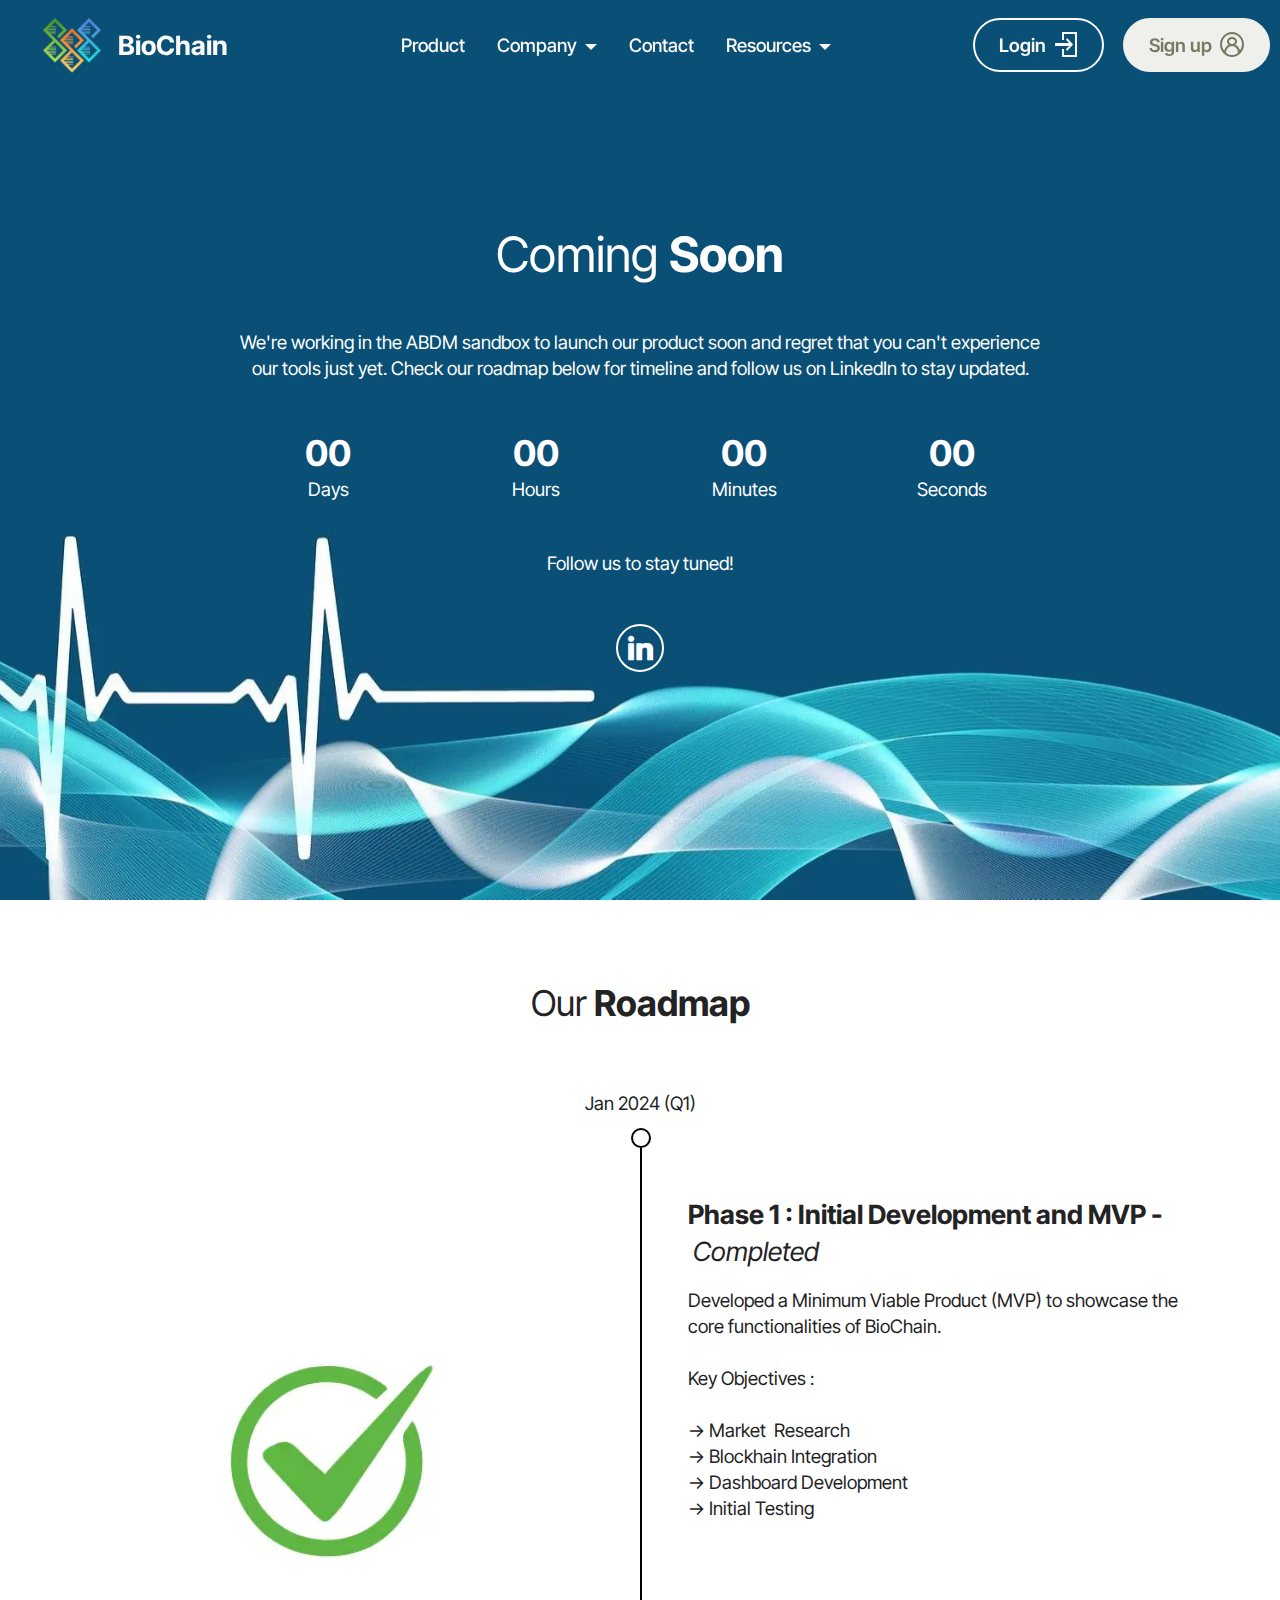
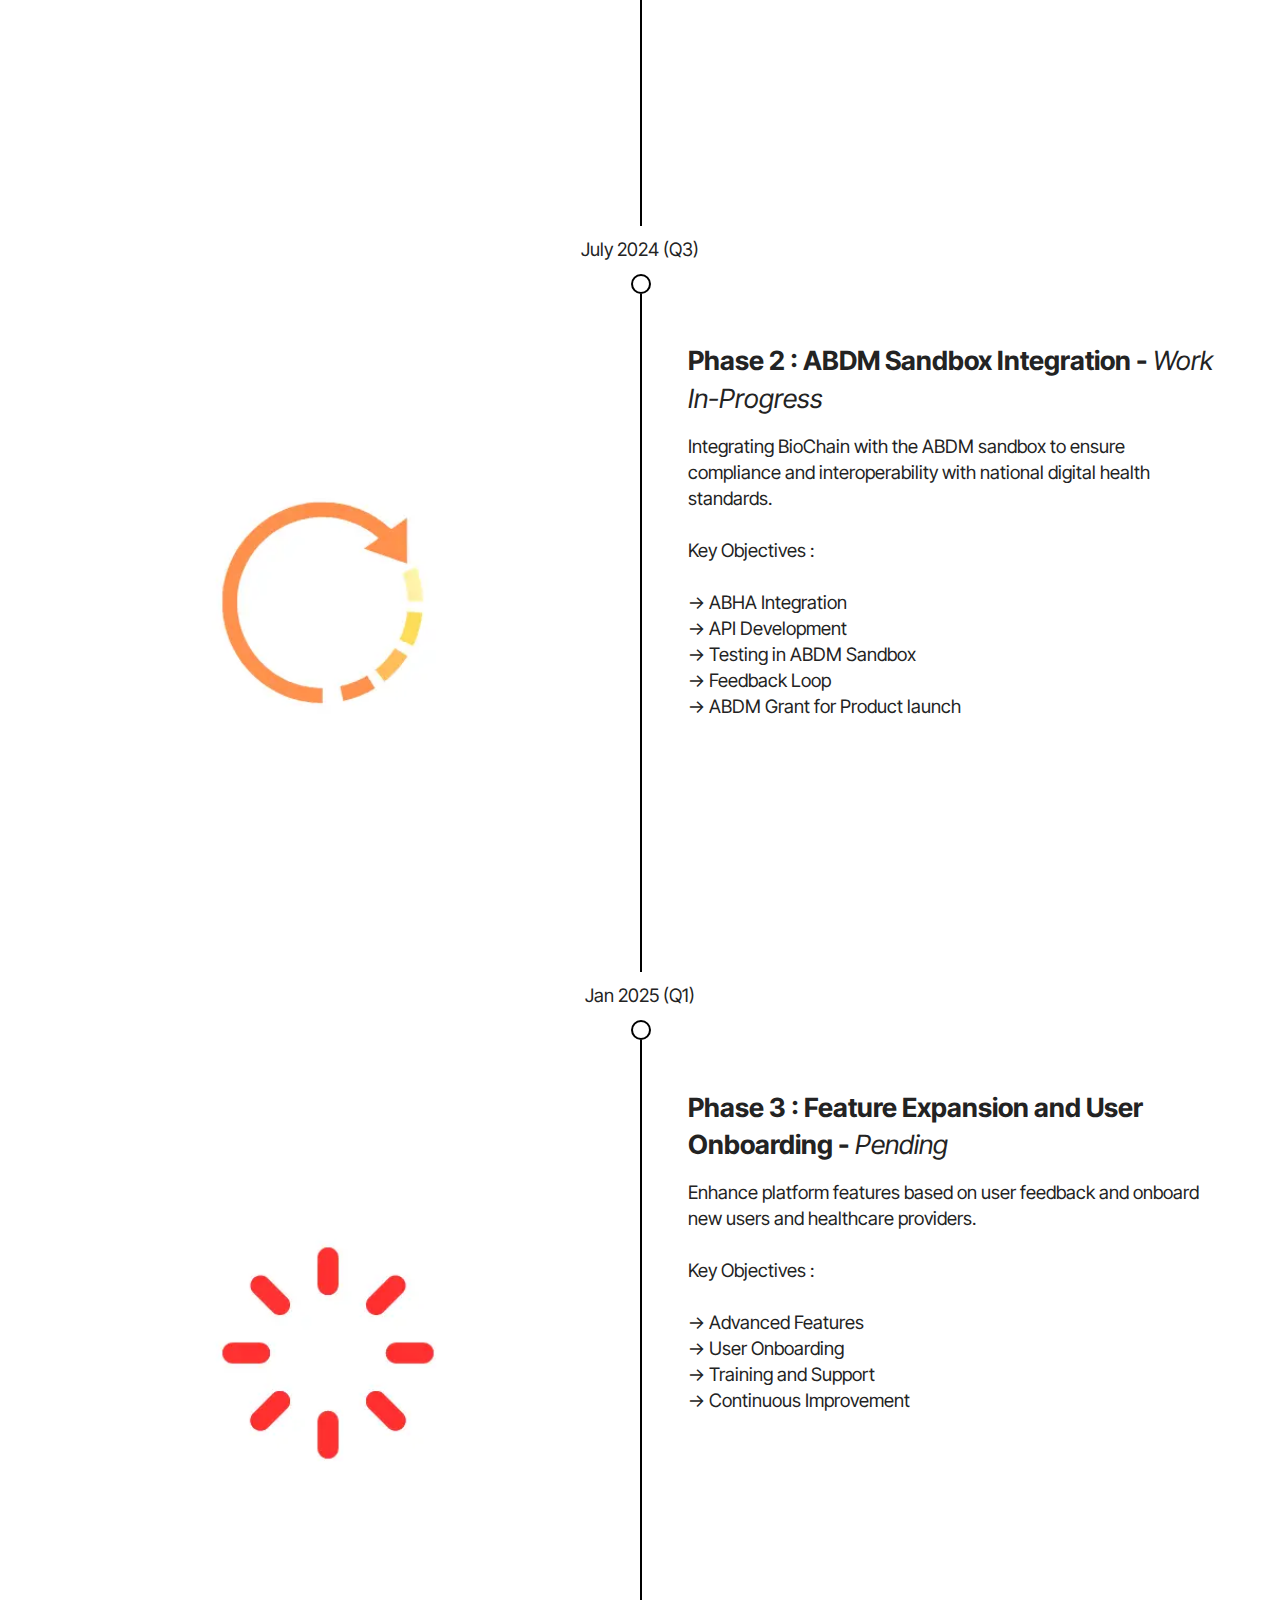
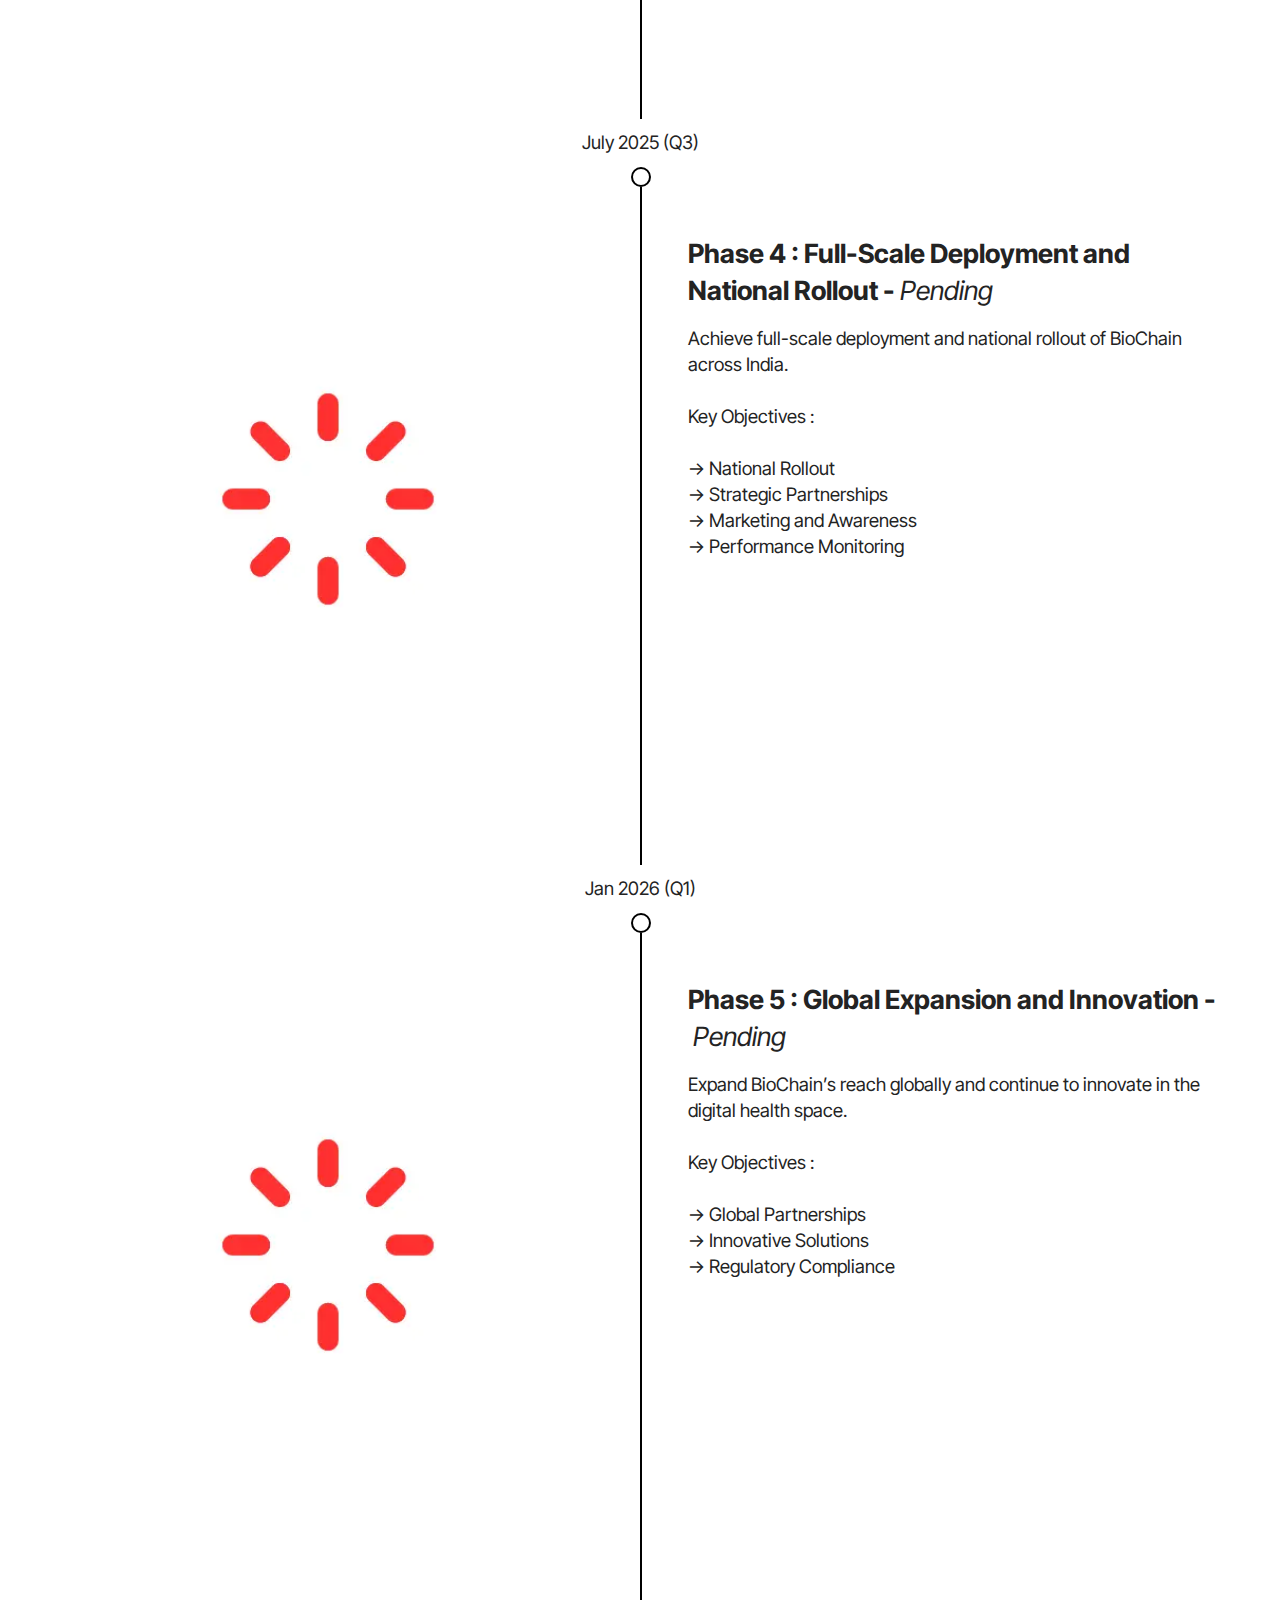
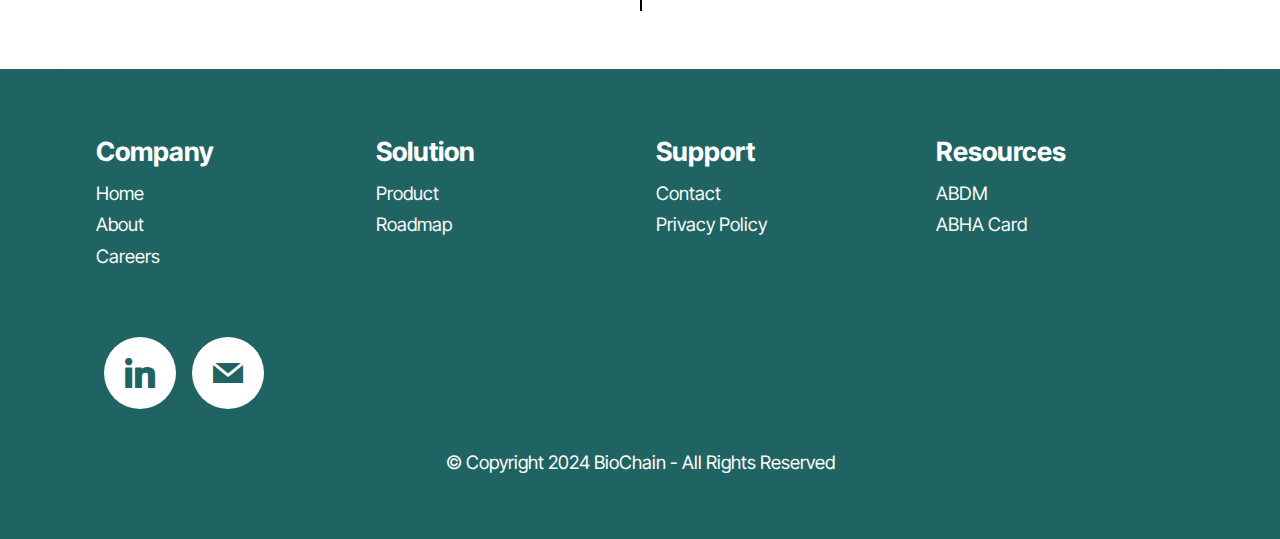
<file: roadmap.html>
<!DOCTYPE html>
<html  >
<head>

  <meta charset="UTF-8">
  <meta http-equiv="X-UA-Compatible" content="IE=edge">
  <meta name="generator" content="BioChain">
  <meta name="twitter:card" content="summary_large_image"/>
  <meta name="twitter:image:src" content="assets/images/roadmap-meta.png">
  <meta property="og:image" content="assets/images/roadmap-meta.png">
  <meta name="twitter:title" content="Roadmap">
  <meta name="viewport" content="width=device-width, initial-scale=1, minimum-scale=1">
  <link rel="shortcut icon" href="assets/images/bc-final-518x482.png" type="image/x-icon">
  <meta name="description" content="Explore BioChain's product roadmap, detailing our journey through the ABDM sandbox and future innovations in digital healthcare and blockchain technology.">
  
  
  <title>Roadmap</title>
  <link rel="stylesheet" href="assets/web/assets/mobirise-icons2/mobirise2.css">
  <link rel="stylesheet" href="assets/bootstrap/css/bootstrap.min.css">
  <link rel="stylesheet" href="assets/bootstrap/css/bootstrap-grid.min.css">
  <link rel="stylesheet" href="assets/bootstrap/css/bootstrap-reboot.min.css">
  <link rel="stylesheet" href="assets/dropdown/css/style.css">
  <link rel="stylesheet" href="assets/socicon/css/styles.css">
  <link rel="stylesheet" href="assets/theme/css/style.css">
  <link rel="preload" href="https://fonts.googleapis.com/css?family=Inter+Tight:100,200,300,400,500,600,700,800,900,100i,200i,300i,400i,500i,600i,700i,800i,900i&display=swap" as="style" onload="this.onload=null;this.rel='stylesheet'">
  <noscript><link rel="stylesheet" href="https://fonts.googleapis.com/css?family=Inter+Tight:100,200,300,400,500,600,700,800,900,100i,200i,300i,400i,500i,600i,700i,800i,900i&display=swap"></noscript>
  <link rel="preload" as="style" href="assets/mobirise/css/mbr-additional.css?v=Hnd6BD"><link rel="stylesheet" href="assets/mobirise/css/mbr-additional.css?v=Hnd6BD" type="text/css">

  
  
  
</head>
<body>

<!-- Analytics -->
<!-- Google tag (gtag.js) -->
<script async src="https://www.googletagmanager.com/gtag/js?id=G-830JRSEC2G"></script>
<script>
  window.dataLayer = window.dataLayer || [];
  function gtag(){dataLayer.push(arguments);}
  gtag('js', new Date());

  gtag('config', 'G-830JRSEC2G');
</script>
<!-- /Analytics -->


  
  <section data-bs-version="5.1" class="menu menu6 cid-umgGZEiBLw" once="menu" id="menu06-5h">
	

	<nav class="navbar navbar-dropdown opacityScroll navbar-fixed-top navbar-expand-lg">
		<div class="container">
			<div class="navbar-brand">
				<span class="navbar-logo">
					<a href="index.html">
						<img src="assets/images/bc-final-518x482.webp" alt="biochain logo" style="height: 3.5rem;">
					</a>
				</span>
				<span class="navbar-caption-wrap"><a class="navbar-caption text-white display-5" href="index.html">BioChain</a></span>
			</div>
			<button class="navbar-toggler" type="button" data-toggle="collapse" data-bs-toggle="collapse" data-target="#navbarSupportedContent" data-bs-target="#navbarSupportedContent" aria-controls="navbarNavAltMarkup" aria-expanded="false" aria-label="Toggle navigation">
				<div class="hamburger">
					<span></span>
					<span></span>
					<span></span>
					<span></span>
				</div>
			</button>
			<div class="collapse navbar-collapse opacityScroll" id="navbarSupportedContent">
				<ul class="navbar-nav nav-dropdown" data-app-modern-menu="true"><li class="nav-item">
						<a class="nav-link link text-white display-4" href="product.html" aria-expanded="false">Product</a>
					</li><li class="nav-item dropdown">
						<a class="nav-link link dropdown-toggle text-white display-4" href="https://www.biochain.co.in/" data-toggle="dropdown-submenu" data-bs-toggle="dropdown" data-bs-auto-close="outside" aria-expanded="false">Company</a><div class="dropdown-menu" aria-labelledby="dropdown-523"><a class="dropdown-item text-white display-4" href="about.html">About</a><a class="dropdown-item text-white display-4" href="career.html">Career</a></div>
					</li><li class="nav-item">
						<a class="nav-link link text-white display-4" href="contact.html">Contact</a>
					</li><li class="nav-item dropdown"><a class="nav-link link dropdown-toggle text-white display-4" href="https://www.biochain.co.in/" data-toggle="dropdown-submenu" data-bs-toggle="dropdown" data-bs-auto-close="outside" aria-expanded="false">Resources</a><div class="dropdown-menu" aria-labelledby="dropdown-573"><a class="dropdown-item text-white display-4" href="abdm.html">ABDM</a><a class="dropdown-item text-white display-4" href="abha.html">ABHA Card</a></div></li></ul>
				
				<div class="navbar-buttons mbr-section-btn"><a class="btn btn-white-outline display-4" href="roadmap.html" target="_blank"><span class="mobi-mbri mobi-mbri-login mbr-iconfont mbr-iconfont-btn"></span>Login</a> <a class="btn btn-white display-4" href="roadmap.html" target="_blank"><span class="mobi-mbri mobi-mbri-user-2 mbr-iconfont mbr-iconfont-btn"></span>Sign up</a></div>
			</div>
		</div>
	</nav>
</section>

<section data-bs-version="5.1" class="countdown4 cid-ujba8aI0co mbr-fullscreen" id="countdown4-51">
    

    
    
    <div class="container">
        <div class="row justify-content-center">
            <div class="col-lg-8">
                <h3 class="mbr-section-title mb-5 align-center mbr-fonts-style display-1">
                    Coming <strong>Soon</strong>
                </h3>
                <h4 class="mbr-section-subtitle mb-5 align-center mbr-fonts-style display-7">We're working in the ABDM sandbox to launch our product soon and regret that you can't experience our tools just yet. Check our roadmap below for timeline and follow us on LinkedIn to stay updated.</h4>
                <div class="countdown-cont align-center mb-5">
                    <div class="daysCountdown col-xs-3 col-sm-3 col-md-3" title="Days"></div>
                    <div class="hoursCountdown col-xs-3 col-sm-3 col-md-3" title="Hours"></div>
                    <div class="minutesCountdown col-xs-3 col-sm-3 col-md-3" title="Minutes"></div>
                    <div class="secondsCountdown col-xs-3 col-sm-3 col-md-3" title="Seconds"></div>
                    <div class="countdown" data-due-date="2025/01/01"></div>
                </div>
                <p class="mbr-text mb-5 align-center mbr-fonts-style display-7">Follow us to stay tuned!
                </p>
                <div class="icons-menu row justify-content-center display-7">
                    
                    
                    
                    
                <div class="soc-item col-auto">
                        <a href="https://www.linkedin.com/company/biochain-network" target="_blank" class="social__link">
                            <span class="mbr-iconfont socicon-linkedin socicon" style="font-size: 25px;"></span>
                        </a>
                    </div></div>
                
            </div>
        </div>
    </div>
</section>

<section data-bs-version="5.1" class="timeline3 cid-ujbabado5E" id="timeline3-52">
    

    
    
    <div class="container">
        <div class="mbr-section-head">
            <h3 class="mbr-section-title mbr-fonts-style align-center mb-0 display-2">Our<strong> Roadmap</strong></h3>
            
        </div>
        <div class="timelines-container mt-4">
            <div class="row timeline-element first-separline mb-5">
                <div class="timeline-date col-12">
                    <div class="timeline-date-wrapper">
                        <p class="mbr-timeline-date display-7">
                            Jan 2024 (Q1)</p>
                    </div>
                </div>
                <span class="iconBackground"></span>
                <div class="col-12 col-md-6">
                    <div class="image-wrapper">
                        <img src="assets/images/1-500x500.webp" alt="checkmark" title="">
                    </div>
                </div>
                <div class="col-12 col-md-6">
                    <div class="timeline-text-wrapper">
                        <h4 class="mbr-timeline-title mbr-fonts-style mb-0 display-5"><strong>Phase 1 :&nbsp;</strong><strong>Initial Development and MVP -&nbsp;</strong><em>Completed</em></h4>
                        <p class="mbr-text mbr-fonts-style mt-3 mb-0 display-7">
                            Developed a Minimum Viable Product (MVP) to showcase the core functionalities of BioChain.<br><br>Key Objectives :<br><br>-&gt; Market&nbsp; Research<br>-&gt; Blockhain Integration<br>-&gt; Dashboard Development<br>-&gt; Initial Testing<br></p>
                    </div>
                </div>
            </div>
            <div class="row timeline-element first-separline mb-5">
                <div class="timeline-date col-12">
                    <div class="timeline-date-wrapper">
                        <p class="mbr-timeline-date display-7">July 2024 (Q3)</p>
                    </div>
                </div>
                <span class="iconBackground"></span>
                <div class="col-12 col-md-6">
                    <div class="image-wrapper">
                        <img src="assets/images/2-500x500.webp" alt="in progress icon" title="">
                    </div>
                </div>
                <div class="col-12 col-md-6">
                    <div class="timeline-text-wrapper">
                        <h4 class="mbr-timeline-title mbr-fonts-style mb-0 display-5"><strong>Phase 2 :&nbsp;</strong><strong>ABDM Sandbox Integration -&nbsp;</strong><em>Work In-Progress</em></h4>
                        <p class="mbr-text mbr-fonts-style mt-3 mb-0 display-7">
                            Integrating BioChain with the ABDM sandbox to ensure compliance and interoperability with national digital health standards.<br><br>Key Objectives :<br><br>-&gt; ABHA Integration<br>-&gt; API Development<br>-&gt; Testing in ABDM Sandbox<br>-&gt; Feedback Loop<br>-&gt; ABDM Grant for Product launch<br><br></p>
                    </div>
                </div>
            </div>
            <div class="row timeline-element first-separline mb-5">
                <div class="timeline-date col-12">
                    <div class="timeline-date-wrapper">
                        <p class="mbr-timeline-date display-7">Jan 2025 (Q1)</p>
                    </div>
                </div>
                <span class="iconBackground"></span>
                <div class="col-12 col-md-6">
                    <div class="image-wrapper">
                        <img src="assets/images/3-500x500.webp" alt="Pending" title="">
                    </div>
                </div>
                <div class="col-12 col-md-6">
                    <div class="timeline-text-wrapper">
                        <h4 class="mbr-timeline-title mbr-fonts-style mb-0 display-5"><strong>Phase 3 :&nbsp;</strong><strong>Feature Expansion and User Onboarding -&nbsp;</strong><em>Pending</em><br></h4>
                        <p class="mbr-text mbr-fonts-style mt-3 mb-0 display-7">
                            Enhance platform features based on user feedback and onboard new users and healthcare providers.<br><br>Key Objectives :&nbsp;<br><br>-&gt; Advanced Features<br>-&gt; User Onboarding<br>-&gt; Training and Support<br>-&gt; Continuous Improvement<br><br>
                        </p>
                    </div>
                </div>
            </div>
            <div class="row timeline-element first-separline mb-5">
                <div class="timeline-date col-12">
                    <div class="timeline-date-wrapper">
                        <p class="mbr-timeline-date display-7">July 2025 (Q3)</p>
                    </div>
                </div>
                <span class="iconBackground"></span>
                <div class="col-12 col-md-6">
                    <div class="image-wrapper">
                        <img src="assets/images/3-500x500.webp" alt="Pending" title="">
                    </div>
                </div>
                <div class="col-12 col-md-6">
                    <div class="timeline-text-wrapper">
                        <h4 class="mbr-timeline-title mbr-fonts-style mb-0 display-5"><strong>Phase 4 :&nbsp;</strong><strong>Full-Scale Deployment and National Rollout -&nbsp;</strong><em>Pending</em></h4>
                        <p class="mbr-text mbr-fonts-style mt-3 mb-0 display-7">
                            Achieve full-scale deployment and national rollout of BioChain across India.<br><br>Key Objectives :&nbsp;<br><br>-&gt; National Rollout<br>-&gt; Strategic Partnerships<br>-&gt; Marketing and Awareness<br>-&gt; Performance Monitoring<br>
                        </p>
                    </div>
                </div>
            </div>
            <div class="row timeline-element first-separline mb-5">
                <div class="timeline-date col-12">
                    <div class="timeline-date-wrapper">
                        <p class="mbr-timeline-date display-7">Jan 2026 (Q1)</p>
                    </div>
                </div>
                <span class="iconBackground"></span>
                <div class="col-12 col-md-6">
                    <div class="image-wrapper">
                        <img src="assets/images/3-500x500.webp" alt="Pending" title="">
                    </div>
                </div>
                <div class="col-12 col-md-6">
                    <div class="timeline-text-wrapper">
                        <h4 class="mbr-timeline-title mbr-fonts-style mb-0 display-5"><strong>Phase 5 : Global Expansion and Innovation -&nbsp;</strong><em>Pending</em></h4>
                        <p class="mbr-text mbr-fonts-style mt-3 mb-0 display-7">Expand BioChain’s reach globally and continue to innovate in the digital health space.<br><br>Key Objectives :&nbsp;<br><br>-&gt; Global Partnerships<br>-&gt; Innovative Solutions<br>-&gt; Regulatory Compliance<br></p>
                    </div>
                </div>
            </div>
            
            
            
            
            
            
            
        </div>
    </div>
</section>

<section data-bs-version="5.1" class="footer1 cid-umi7zzfUVZ" once="footers" id="footer01-69">
	

	
	
	<div class="container">
		<div class="row mbr-white">
			<div class="col-12 col-md-6 col-lg-3">
				<h5 class="mbr-section-subtitle mbr-fonts-style mb-2 display-5">
					<strong>Company</strong>
				</h5>
				<ul class="list mbr-fonts-style display-7">
					<li class="mbr-text item-wrap"><a href="index.html" class="text-white">Home</a></li><li class="mbr-text item-wrap"><a href="about.html" class="text-white">About</a></li>
					<li class="mbr-text item-wrap"><a href="career.html" class="text-white">Careers</a></li>
				</ul>
			</div>
			<div class="col-12 col-md-6 col-lg-3">
				<h5 class="mbr-section-subtitle mbr-fonts-style mb-2 display-5">
					<strong>Solution</strong></h5>
				<ul class="list mbr-fonts-style display-7">
					<li class="mbr-text item-wrap"><a href="product.html" class="text-white">Product</a></li><li class="mbr-text item-wrap"><a href="roadmap.html" class="text-white">Roadmap</a></li>
				</ul>
			</div>
			<div class="col-12 col-md-6 col-lg-3">
				<h5 class="mbr-section-subtitle mbr-fonts-style mb-2 display-5">
					<strong>Support</strong>
				</h5>
				<ul class="list mbr-fonts-style display-7">
					<li class="mbr-text item-wrap"><a href="contact.html" class="text-white">Contact</a></li><li class="mbr-text item-wrap"><a href="privacy-policy.html" class="text-white">Privacy Policy</a></li>
				</ul>
			</div>
			<div class="col-12 col-md-6 col-lg-3">
				<h5 class="mbr-section-subtitle mbr-fonts-style mb-2 display-5">
					<strong>Resources</strong></h5>
				<ul class="list mbr-fonts-style display-7">
					<li class="mbr-text item-wrap"><a href="abdm.html" class="text-white">ABDM</a></li><li class="mbr-text item-wrap"><a href="abha.html" class="text-white">ABHA Card</a></li>
				</ul>
			</div>
			<div class="col-12 mt-5 footer-col">
				

				<div class="social-row mt-2 display-7">
					<div class="soc-item">
						<a href="https://www.linkedin.com/company/biochain-network/" target="_blank">
							<span class="mbr-iconfont socicon-linkedin socicon" style="font-size: 30px;"></span>
						</a>
					</div>
					<div class="soc-item">
						<a href="mailto:info@biochain.co.in">
							<span class="mbr-iconfont socicon-mail socicon" style="font-size: 30px;"></span>
						</a>
					</div>
					
					
				</div>
			</div>
			<div class="col-12 mt-4">
				<p class="mbr-text mb-0 mbr-fonts-style copyright align-center display-7">
					© Copyright 2024 BioChain - All Rights Reserved
				</p>
			</div>
		</div>
	</div>
</section>

<script src="assets/bootstrap/js/bootstrap.bundle.min.js"></script>  <script src="assets/smoothscroll/smooth-scroll.js"></script>  <script src="assets/ytplayer/index.js"></script>  <script src="assets/dropdown/js/navbar-dropdown.js"></script>  <script src="assets/countdown/countdown.js"></script>  <script src="assets/theme/js/script.js"></script>  
  
  
</body>
</html>
</file>
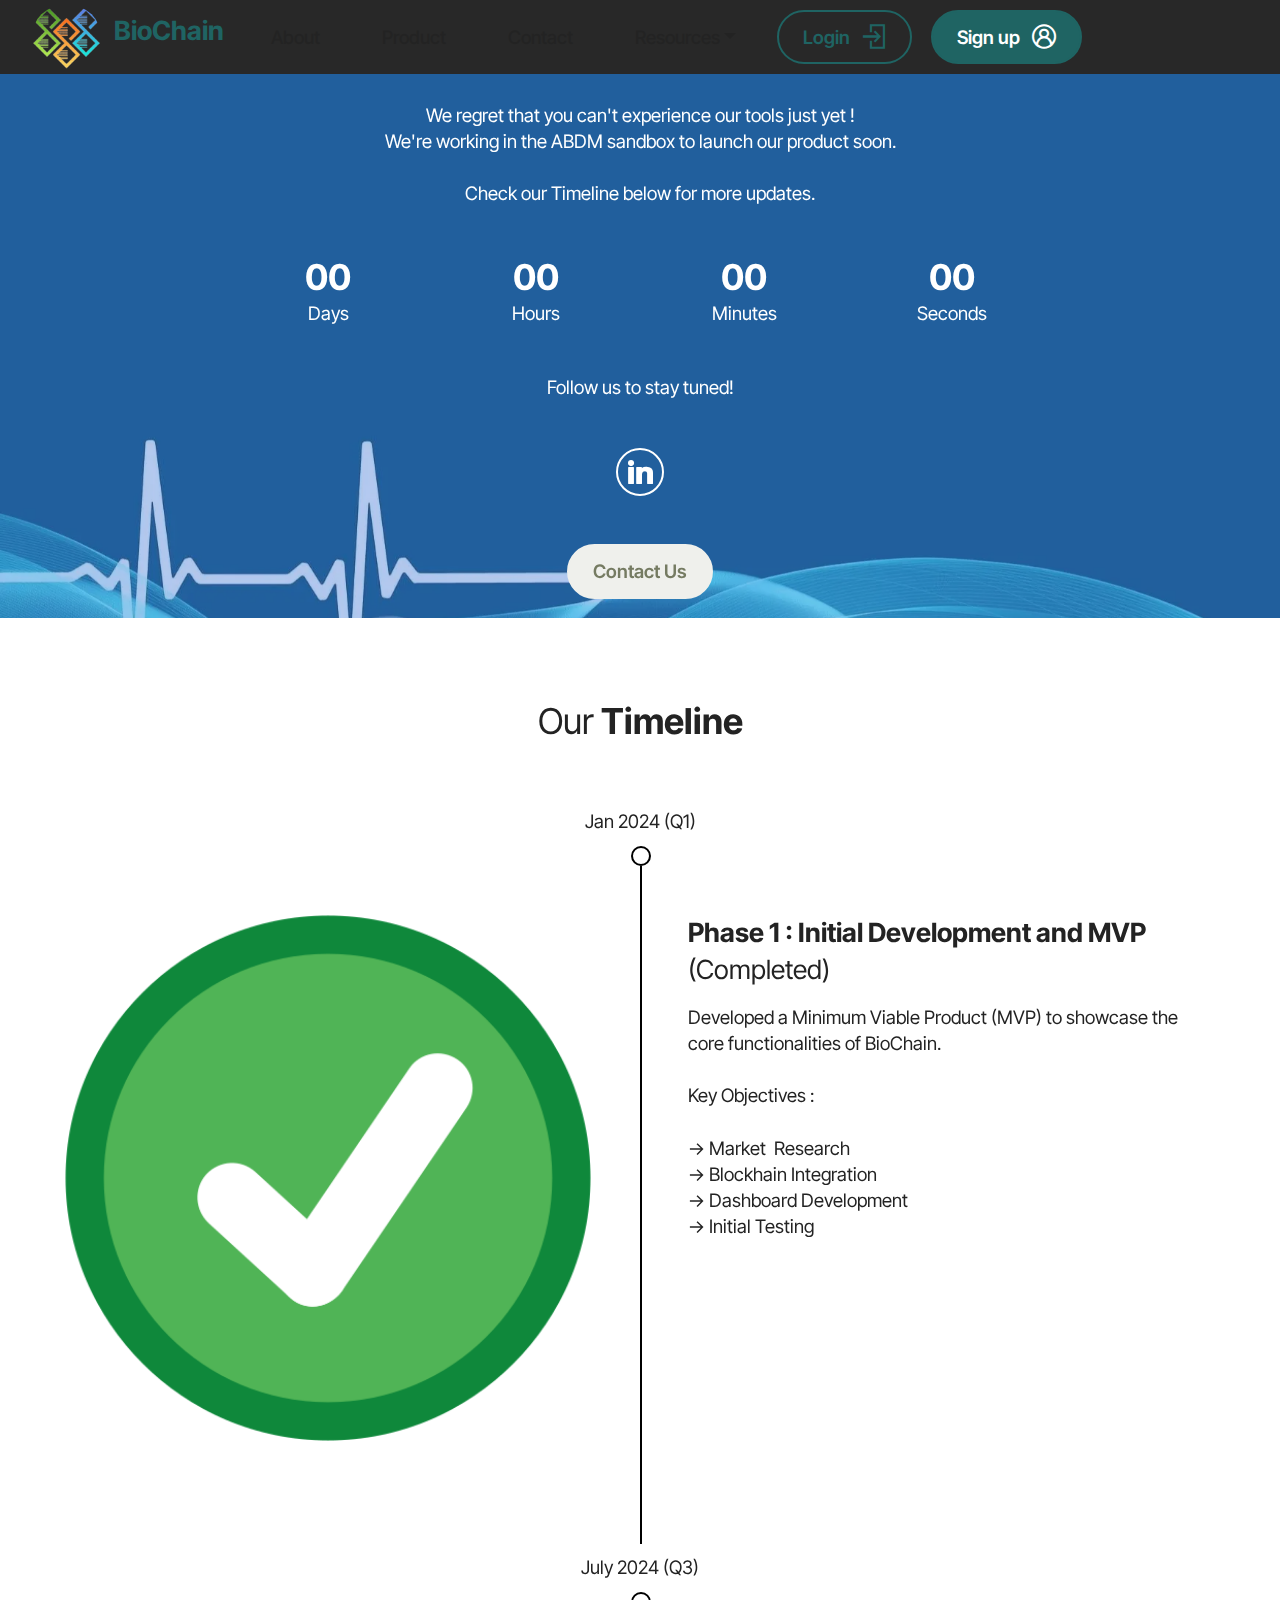
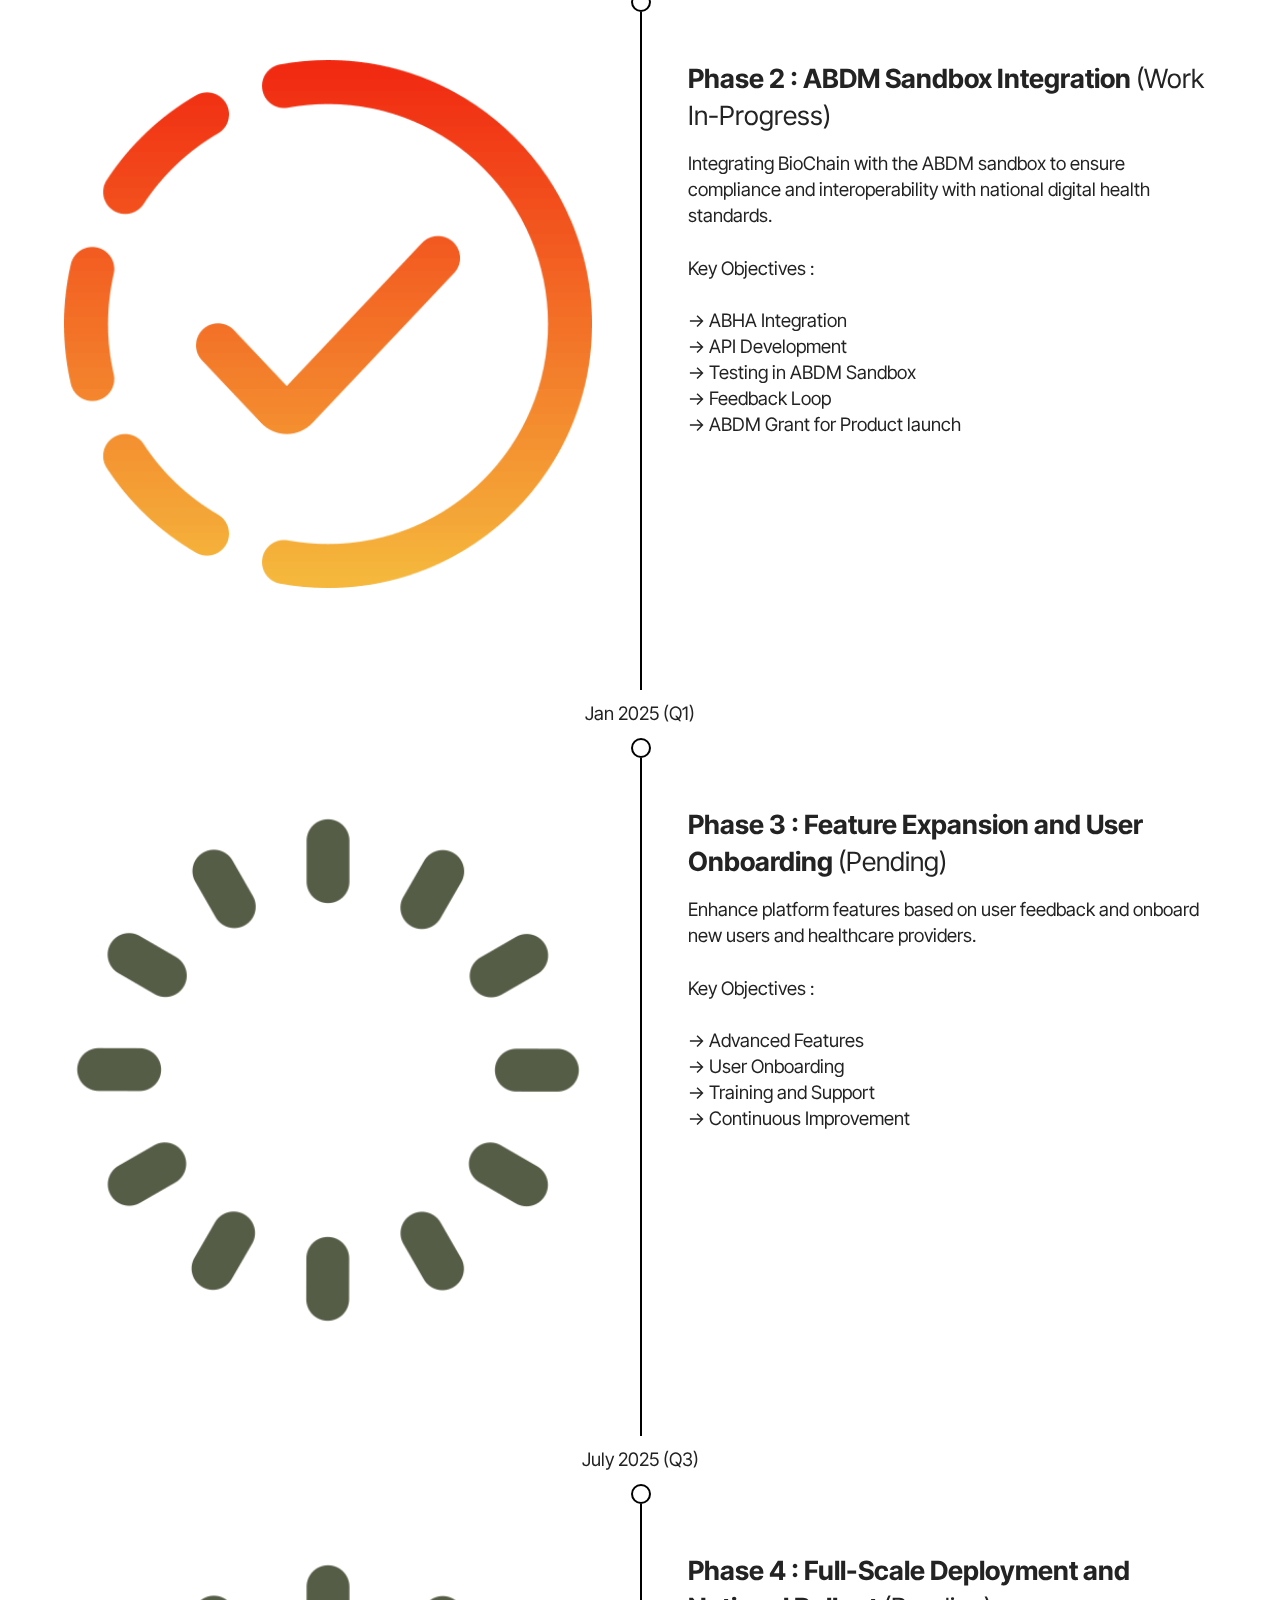
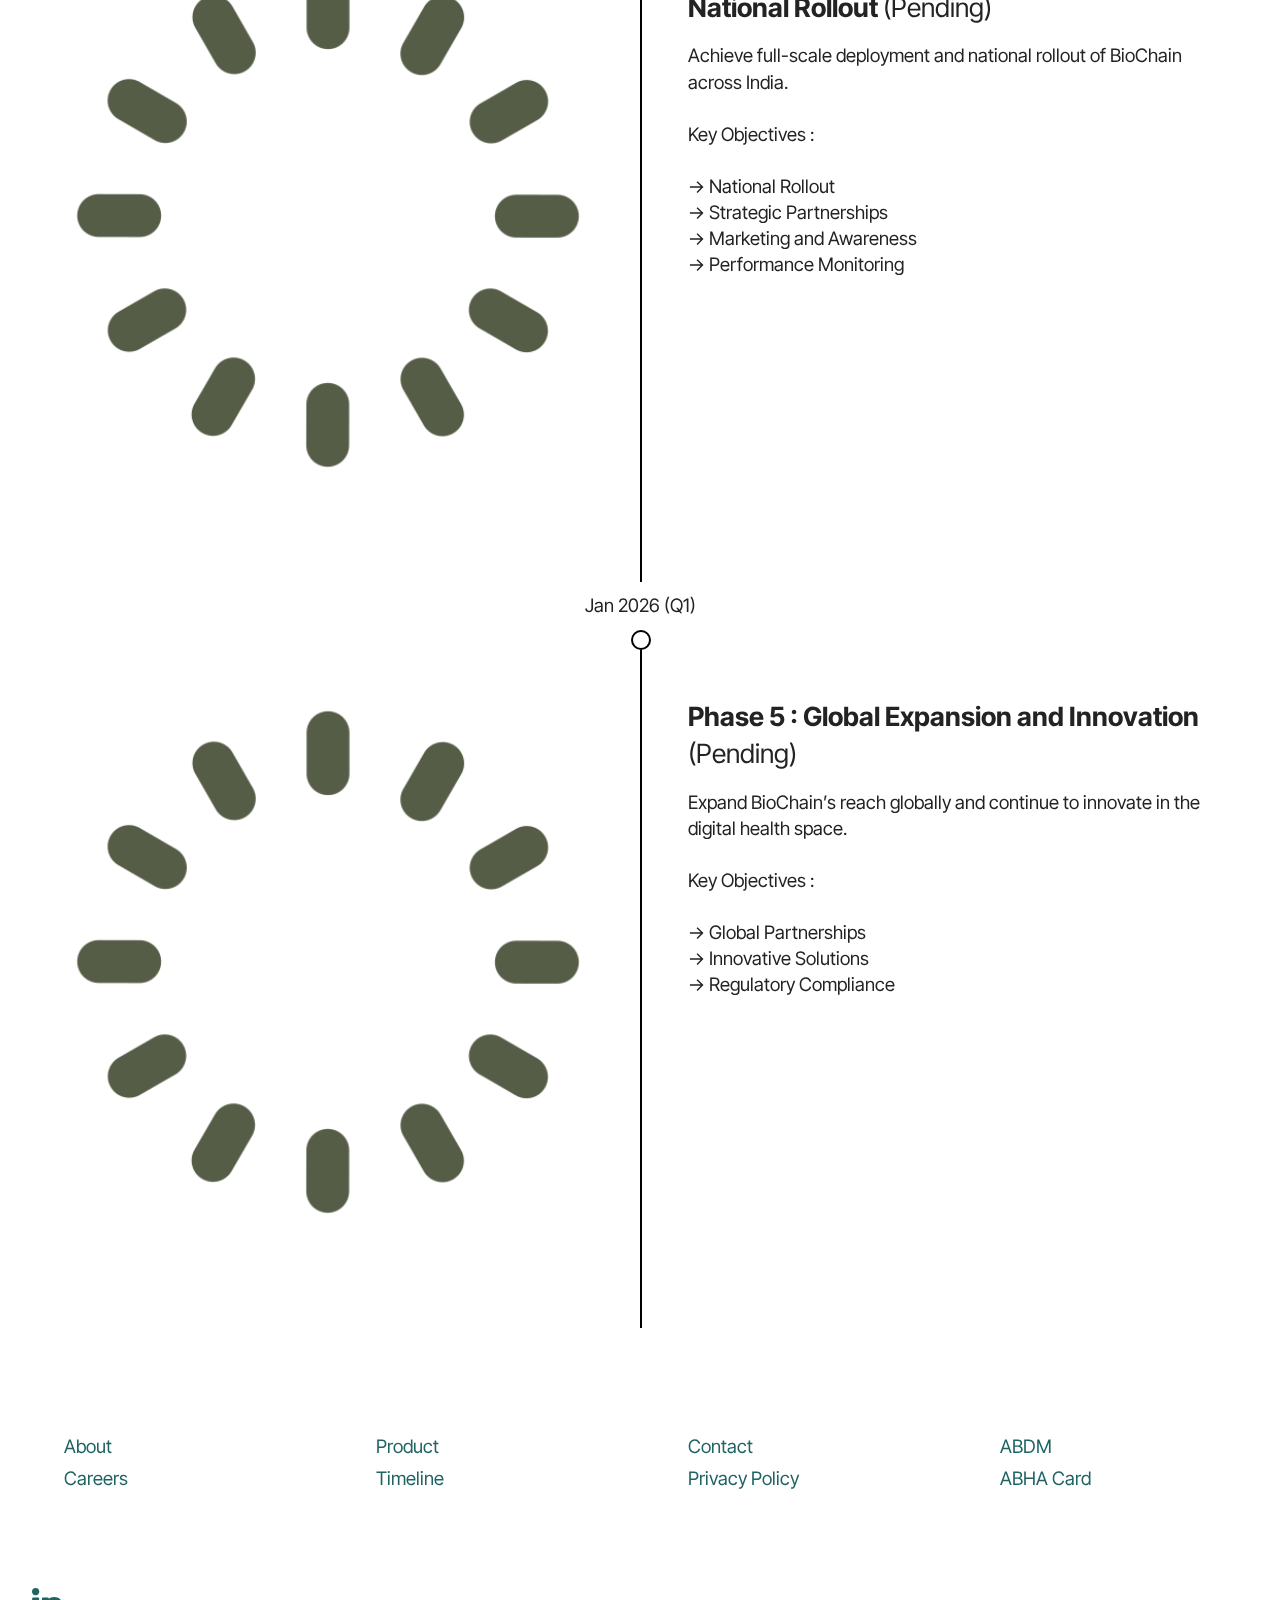
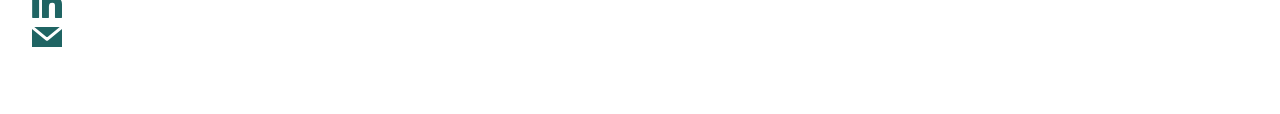
<file: timeline.html>
<!DOCTYPE html>
<html  >
<head>
    <!-- Google tag (gtag.js) -->
    <script async src="https://www.googletagmanager.com/gtag/js?id=G-830JRSEC2G"></script>
    <script>
      window.dataLayer = window.dataLayer || [];
      function gtag(){dataLayer.push(arguments);}
      gtag('js', new Date());
      gtag('config', 'G-830JRSEC2G');
    </script>
  <meta charset="UTF-8">
  <meta http-equiv="X-UA-Compatible" content="IE=edge">
  <meta name="generator" content="">
  <meta name="twitter:card" content="summary_large_image"/>
  <meta name="twitter:image:src" content="assets/images/timeline-meta.png">
  <meta property="og:image" content="assets/images/timeline-meta.png">
  <meta name="twitter:title" content="Timeline">
  <meta name="viewport" content="width=device-width, initial-scale=1, minimum-scale=1">
  <link rel="shortcut icon" href="assets/images/bc-final-96x89.png" type="image/x-icon">
  <meta name="description" content="">
  
  
  <title>Timeline</title>
  <link rel="stylesheet" href="assets/web/assets/mobirise-icons2/mobirise2.css">
  <link rel="stylesheet" href="assets/bootstrap/css/bootstrap.min.css">
  <link rel="stylesheet" href="assets/bootstrap/css/bootstrap-grid.min.css">
  <link rel="stylesheet" href="assets/bootstrap/css/bootstrap-reboot.min.css">
  <link rel="stylesheet" href="assets/parallax/jarallax.css">
  <link rel="stylesheet" href="assets/dropdown/css/style.css">
  <link rel="stylesheet" href="assets/socicon/css/styles.css">
  <link rel="stylesheet" href="assets/theme/css/style.css">
  <link rel="preload" href="https://fonts.googleapis.com/css?family=Inter+Tight:100,200,300,400,500,600,700,800,900,100i,200i,300i,400i,500i,600i,700i,800i,900i&display=swap" as="style" onload="this.onload=null;this.rel='stylesheet'">
  <noscript><link rel="stylesheet" href="https://fonts.googleapis.com/css?family=Inter+Tight:100,200,300,400,500,600,700,800,900,100i,200i,300i,400i,500i,600i,700i,800i,900i&display=swap"></noscript>
  <link rel="preload" as="style" href="assets/mobirise/css/mbr-additional.css?v=ias4uX"><link rel="stylesheet" href="assets/mobirise/css/mbr-additional.css?v=ias4uX" type="text/css">

  
  
  
</head>
<body>
  
  <section data-bs-version="5.1" class="menu menu2 cid-tJS6tZXiPa" once="menu" id="menu02-2b">
	

	<nav class="navbar navbar-dropdown navbar-fixed-top navbar-expand-lg">
		<div class="container">
			<div class="navbar-brand">
				<span class="navbar-logo">
					<a href="index.html">
						<img src="assets/images/bc-final-96x89.png" alt="BioChain Logo" style="height: 4rem;">
					</a>
				</span>
				<span class="navbar-caption-wrap"><a class="navbar-caption text-primary display-5" href="index.html">BioChain</a></span>
			</div>
			<button class="navbar-toggler" type="button" data-toggle="collapse" data-bs-toggle="collapse" data-target="#navbarSupportedContent" data-bs-target="#navbarSupportedContent" aria-controls="navbarNavAltMarkup" aria-expanded="false" aria-label="Toggle navigation">
				<div class="hamburger">
					<span></span>
					<span></span>
					<span></span>
					<span></span>
				</div>
			</button>
			<div class="collapse navbar-collapse" id="navbarSupportedContent">
				<ul class="navbar-nav nav-dropdown" data-app-modern-menu="true"><li class="nav-item"><a class="nav-link link text-black show text-primary display-4" href="about.html">About</a></li><li class="nav-item"><a class="nav-link link text-black show text-primary display-4" href="product.html" aria-expanded="false">Product</a></li><li class="nav-item">
						<a class="nav-link link text-black show text-primary display-4" href="contact.html" aria-expanded="false">Contact</a>
					</li><li class="nav-item dropdown"><a class="nav-link link text-black dropdown-toggle display-4" href="index.html#features04-w" data-toggle="dropdown-submenu" data-bs-toggle="dropdown" data-bs-auto-close="outside" aria-expanded="false">Resources</a><div class="dropdown-menu" aria-labelledby="dropdown-261"><a class="text-black show dropdown-item text-primary display-4" href="abdm.html">ABDM</a><a class="text-black show dropdown-item text-primary display-4" href="abha.html">ABHA Card</a></div></li></ul>
				
				<div class="navbar-buttons mbr-section-btn"><a class="btn btn-primary-outline display-7" href="timeline.html" target="_blank"><span class="mobi-mbri mobi-mbri-login mbr-iconfont mbr-iconfont-btn"></span>Login&nbsp;</a> <a class="btn btn-primary display-7" href="timeline.html" target="_blank"><span class="mobi-mbri mobi-mbri-user-2 mbr-iconfont mbr-iconfont-btn"></span>Sign up&nbsp;</a></div>
			</div>
		</div>
	</nav>
</section>

<section data-bs-version="5.1" class="countdown4 cid-ujba8aI0co mbr-parallax-background" id="countdown4-51">
    

    
    <div class="mbr-overlay" style="opacity: 0.4; background-color: rgb(68, 121, 217);">
    </div>
    <div class="container">
        <div class="row justify-content-center">
            <div class="col-lg-8">
                <h3 class="mbr-section-title mb-5 align-center mbr-fonts-style display-1">
                    Coming <strong>Soon</strong>
                </h3>
                <h4 class="mbr-section-subtitle mb-5 align-center mbr-fonts-style display-7">We regret that you can't experience our tools just yet ! <br>We're working in the ABDM sandbox to launch our product soon. <br><br>Check our Timeline&nbsp;below for more updates.</h4>
                <div class="countdown-cont align-center mb-5">
                    <div class="daysCountdown col-xs-3 col-sm-3 col-md-3" title="Days"></div>
                    <div class="hoursCountdown col-xs-3 col-sm-3 col-md-3" title="Hours"></div>
                    <div class="minutesCountdown col-xs-3 col-sm-3 col-md-3" title="Minutes"></div>
                    <div class="secondsCountdown col-xs-3 col-sm-3 col-md-3" title="Seconds"></div>
                    <div class="countdown" data-due-date="2025/01/01"></div>
                </div>
                <p class="mbr-text mb-5 align-center mbr-fonts-style display-7">Follow us to stay tuned!
                </p>
                <div class="icons-menu row justify-content-center display-7">
                    
                    
                    
                    
                <div class="soc-item col-auto">
                        <a href="https://www.linkedin.com/company/biochain-network" target="_blank" class="social__link">
                            <span class="mbr-iconfont socicon-linkedin socicon" style="font-size: 25px;"></span>
                        </a>
                    </div></div>
                <div class="mbr-section-btn align-center mt-5"><a class="btn btn-white display-4" href="contact.html">
                        Contact Us
                    </a></div>
            </div>
        </div>
    </div>
</section>

<section data-bs-version="5.1" class="timeline3 cid-ujbabado5E" id="timeline3-52">
    

    
    
    <div class="container">
        <div class="mbr-section-head">
            <h3 class="mbr-section-title mbr-fonts-style align-center mb-0 display-2">Our<strong> Timeline</strong>
            </h3>
            
        </div>
        <div class="timelines-container mt-4">
            <div class="row timeline-element first-separline mb-5">
                <div class="timeline-date col-12">
                    <div class="timeline-date-wrapper">
                        <p class="mbr-timeline-date display-7">
                            Jan 2024 (Q1)</p>
                    </div>
                </div>
                <span class="iconBackground"></span>
                <div class="col-12 col-md-6">
                    <div class="image-wrapper">
                        <img src="assets/images/completepng-512x512.png" alt="Completed Image" title="">
                    </div>
                </div>
                <div class="col-12 col-md-6">
                    <div class="timeline-text-wrapper">
                        <h4 class="mbr-timeline-title mbr-fonts-style mb-0 display-5"><strong>Phase 1 :&nbsp;</strong><strong>Initial Development and MVP</strong><strong><br></strong>(Completed)</h4>
                        <p class="mbr-text mbr-fonts-style mt-3 mb-0 display-7">
                            Developed a Minimum Viable Product (MVP) to showcase the core functionalities of BioChain.<br><br>Key Objectives :<br><br>-&gt; Market&nbsp; Research<br>-&gt; Blockhain Integration<br>-&gt; Dashboard Development<br>-&gt; Initial Testing<br></p>
                    </div>
                </div>
            </div>
            <div class="row timeline-element first-separline mb-5">
                <div class="timeline-date col-12">
                    <div class="timeline-date-wrapper">
                        <p class="mbr-timeline-date display-7">July 2024 (Q3)</p>
                    </div>
                </div>
                <span class="iconBackground"></span>
                <div class="col-12 col-md-6">
                    <div class="image-wrapper">
                        <img src="assets/images/in-progress-512x512.png" alt="image" title="">
                    </div>
                </div>
                <div class="col-12 col-md-6">
                    <div class="timeline-text-wrapper">
                        <h4 class="mbr-timeline-title mbr-fonts-style mb-0 display-5"><strong>Phase 2 :&nbsp;</strong><strong>ABDM Sandbox Integration </strong>(Work In-Progress)</h4>
                        <p class="mbr-text mbr-fonts-style mt-3 mb-0 display-7">
                            Integrating BioChain with the ABDM sandbox to ensure compliance and interoperability with national digital health standards.<br><br>Key Objectives :<br><br>-&gt; ABHA Integration<br>-&gt; API Development<br>-&gt; Testing in ABDM Sandbox<br>-&gt; Feedback Loop<br>-&gt; ABDM Grant for Product launch<br><br></p>
                    </div>
                </div>
            </div>
            <div class="row timeline-element first-separline mb-5">
                <div class="timeline-date col-12">
                    <div class="timeline-date-wrapper">
                        <p class="mbr-timeline-date display-7">Jan 2025 (Q1)</p>
                    </div>
                </div>
                <span class="iconBackground"></span>
                <div class="col-12 col-md-6">
                    <div class="image-wrapper">
                        <img src="assets/images/pending-512x512.png" alt="Pending" title="">
                    </div>
                </div>
                <div class="col-12 col-md-6">
                    <div class="timeline-text-wrapper">
                        <h4 class="mbr-timeline-title mbr-fonts-style mb-0 display-5"><strong>Phase 3 :&nbsp;</strong><strong>Feature Expansion and User Onboarding </strong>(Pending)<br></h4>
                        <p class="mbr-text mbr-fonts-style mt-3 mb-0 display-7">
                            Enhance platform features based on user feedback and onboard new users and healthcare providers.<br><br>Key Objectives :&nbsp;<br><br>-&gt; Advanced Features<br>-&gt; User Onboarding<br>-&gt; Training and Support<br>-&gt; Continuous Improvement<br><br>
                        </p>
                    </div>
                </div>
            </div>
            <div class="row timeline-element first-separline mb-5">
                <div class="timeline-date col-12">
                    <div class="timeline-date-wrapper">
                        <p class="mbr-timeline-date display-7">July 2025 (Q3)</p>
                    </div>
                </div>
                <span class="iconBackground"></span>
                <div class="col-12 col-md-6">
                    <div class="image-wrapper">
                        <img src="assets/images/pending-512x512.png" alt="Pending" title="">
                    </div>
                </div>
                <div class="col-12 col-md-6">
                    <div class="timeline-text-wrapper">
                        <h4 class="mbr-timeline-title mbr-fonts-style mb-0 display-5"><strong>Phase 4 :&nbsp;</strong><strong>Full-Scale Deployment and National Rollout </strong>(Pending)</h4>
                        <p class="mbr-text mbr-fonts-style mt-3 mb-0 display-7">
                            Achieve full-scale deployment and national rollout of BioChain across India.<br><br>Key Objectives :&nbsp;<br><br>-&gt; National Rollout<br>-&gt; Strategic Partnerships<br>-&gt; Marketing and Awareness<br>-&gt; Performance Monitoring<br>
                        </p>
                    </div>
                </div>
            </div>
            <div class="row timeline-element first-separline mb-5">
                <div class="timeline-date col-12">
                    <div class="timeline-date-wrapper">
                        <p class="mbr-timeline-date display-7">Jan 2026 (Q1)</p>
                    </div>
                </div>
                <span class="iconBackground"></span>
                <div class="col-12 col-md-6">
                    <div class="image-wrapper">
                        <img src="assets/images/pending-512x512.png" alt="Pending" title="">
                    </div>
                </div>
                <div class="col-12 col-md-6">
                    <div class="timeline-text-wrapper">
                        <h4 class="mbr-timeline-title mbr-fonts-style mb-0 display-5"><strong>Phase 5 : Global Expansion and Innovation </strong>(Pending)</h4>
                        <p class="mbr-text mbr-fonts-style mt-3 mb-0 display-7">Expand BioChain’s reach globally and continue to innovate in the digital health space.<br><br>Key Objectives :&nbsp;<br><br>-&gt; Global Partnerships<br>-&gt; Innovative Solutions<br>-&gt; Regulatory Compliance<br></p>
                    </div>
                </div>
            </div>
            
            
            
            
            
            
            
        </div>
    </div>
</section>

<section data-bs-version="5.1" class="footer1 cid-ujVJ9yu3yJ" once="footers" id="footer01-59">
	

	
	
	<div class="container">
		<div class="row mbr-white">
			<div class="col-12 col-md-6 col-lg-3">
				<h5 class="mbr-section-subtitle mbr-fonts-style mb-2 display-5">
					<strong>Company</strong>
				</h5>
				<ul class="list mbr-fonts-style display-7">
					<li class="mbr-text item-wrap"><a href="about.html" class="text-primary">About</a></li>
					<li class="mbr-text item-wrap"><a href="career.html" class="text-primary">Careers</a></li>
				</ul>
			</div>
			<div class="col-12 col-md-6 col-lg-3">
				<h5 class="mbr-section-subtitle mbr-fonts-style mb-2 display-5">
					<strong>Solution</strong></h5>
				<ul class="list mbr-fonts-style display-7">
					<li class="mbr-text item-wrap"><a href="product.html" class="text-primary">Product</a></li>
					<li class="mbr-text item-wrap"><a href="timeline.html" class="text-primary">Timeline</a></li>
				</ul>
			</div>
			<div class="col-12 col-md-6 col-lg-3">
				<h5 class="mbr-section-subtitle mbr-fonts-style mb-2 display-5">
					<strong>Support</strong>
				</h5>
				<ul class="list mbr-fonts-style display-7">
					<li class="mbr-text item-wrap"><a href="contact.html" class="text-primary">Contact</a></li>
					<li class="mbr-text item-wrap"><a href="privacy-policy.html" class="text-primary">Privacy Policy</a></li>
				</ul>
			</div>
			<div class="col-12 col-md-6 col-lg-3">
				<h5 class="mbr-section-subtitle mbr-fonts-style mb-2 display-5">
					<strong>Resources</strong></h5>
				<ul class="list mbr-fonts-style display-7">
					<li class="mbr-text item-wrap"><a href="abdm.html" class="text-primary">ABDM</a></li>
					<li class="mbr-text item-wrap"><a href="abha.html" class="text-primary">ABHA Card</a></li>
				</ul>
			</div>
			<div class="col-12 mt-5 footer-col">
				

				<div class="social-row mt-2 display-7">
					<div class="soc-item">
						<a href="https://www.linkedin.com/company/biochain-network/">
							<span class="mbr-iconfont socicon-linkedin socicon" style="font-size: 30px;"></span>
						</a>
					</div>
					<div class="soc-item">
						<a href="mailto:info@biochain.co.in">
							<span class="mbr-iconfont socicon-mail socicon" style="font-size: 30px;"></span>
						</a>
					</div>
					
					
				</div>
			</div>
			<div class="col-12 mt-4">
				<p class="mbr-text mb-0 mbr-fonts-style copyright align-center display-7">
					© Copyright 2024 BioChain - All Rights Reserved
				</p>
			</div>
		</div>
	</div>
</section>



<script src="assets/bootstrap/js/bootstrap.bundle.min.js"></script>  <script src="assets/parallax/jarallax.js"></script>  <script src="assets/smoothscroll/smooth-scroll.js"></script>  <script src="assets/ytplayer/index.js"></script>  <script src="assets/dropdown/js/navbar-dropdown.js"></script>  <script src="assets/countdown/countdown.js"></script>  <script src="assets/theme/js/script.js"></script>  
  
  
 <div id="scrollToTop" class="scrollToTop mbr-arrow-up"><a style="text-align: center;"><i class="mbr-arrow-up-icon mbr-arrow-up-icon-cm cm-icon cm-icon-smallarrow-up"></i></a></div>
  </body>
</html>
</file>
<file: assets/web/assets/mobirise-icons2/mobirise2.css>
@font-face {
  font-family: 'Moririse2';
  font-display: swap;
  src:  url('mobirise2.eot?f2bix4');
  src:  url('mobirise2.eot?f2bix4#iefix') format('embedded-opentype'),
    url('mobirise2.ttf?f2bix4') format('truetype'),
    url('mobirise2.woff?f2bix4') format('woff'),
    url('mobirise2.svg?f2bix4#mobirise2') format('svg');
  font-weight: normal;
  font-style: normal;
}

[class^="mobi-"], [class*=" mobi-"] {
  /* use !important to prevent issues with browser extensions that change fonts */
  font-family: 'Moririse2' !important;
  speak: none;
  font-style: normal;
  font-weight: normal;
  font-variant: normal;
  text-transform: none;
  line-height: 1;

  /* Better Font Rendering =========== */
  -webkit-font-smoothing: antialiased;
  -moz-osx-font-smoothing: grayscale;
}

.mobi-mbri-add-submenu:before {
  content: "\e900";
}
.mobi-mbri-alert:before {
  content: "\e901";
}
.mobi-mbri-align-center:before {
  content: "\e902";
}
.mobi-mbri-align-justify:before {
  content: "\e903";
}
.mobi-mbri-align-left:before {
  content: "\e904";
}
.mobi-mbri-align-right:before {
  content: "\e905";
}
.mobi-mbri-android:before {
  content: "\e906";
}
.mobi-mbri-apple:before {
  content: "\e907";
}
.mobi-mbri-arrow-down:before {
  content: "\e908";
}
.mobi-mbri-arrow-next:before {
  content: "\e909";
}
.mobi-mbri-arrow-prev:before {
  content: "\e90a";
}
.mobi-mbri-arrow-up:before {
  content: "\e90b";
}
.mobi-mbri-bold:before {
  content: "\e90c";
}
.mobi-mbri-bookmark:before {
  content: "\e90d";
}
.mobi-mbri-bootstrap:before {
  content: "\e90e";
}
.mobi-mbri-briefcase:before {
  content: "\e90f";
}
.mobi-mbri-browse:before {
  content: "\e910";
}
.mobi-mbri-bulleted-list:before {
  content: "\e911";
}
.mobi-mbri-calendar:before {
  content: "\e912";
}
.mobi-mbri-camera:before {
  content: "\e913";
}
.mobi-mbri-cart-add:before {
  content: "\e914";
}
.mobi-mbri-cart-full:before {
  content: "\e915";
}
.mobi-mbri-cash:before {
  content: "\e916";
}
.mobi-mbri-change-style:before {
  content: "\e917";
}
.mobi-mbri-chat:before {
  content: "\e918";
}
.mobi-mbri-clock:before {
  content: "\e919";
}
.mobi-mbri-close:before {
  content: "\e91a";
}
.mobi-mbri-cloud:before {
  content: "\e91b";
}
.mobi-mbri-code:before {
  content: "\e91c";
}
.mobi-mbri-contact-form:before {
  content: "\e91d";
}
.mobi-mbri-credit-card:before {
  content: "\e91e";
}
.mobi-mbri-cursor-click:before {
  content: "\e91f";
}
.mobi-mbri-cust-feedback:before {
  content: "\e920";
}
.mobi-mbri-database:before {
  content: "\e921";
}
.mobi-mbri-delivery:before {
  content: "\e922";
}
.mobi-mbri-desktop:before {
  content: "\e923";
}
.mobi-mbri-devices:before {
  content: "\e924";
}
.mobi-mbri-down:before {
  content: "\e925";
}
.mobi-mbri-download-2:before {
  content: "\e926";
}
.mobi-mbri-download:before {
  content: "\e927";
}
.mobi-mbri-drag-n-drop-2:before {
  content: "\e928";
}
.mobi-mbri-drag-n-drop:before {
  content: "\e929";
}
.mobi-mbri-edit-2:before {
  content: "\e92a";
}
.mobi-mbri-edit:before {
  content: "\e92b";
}
.mobi-mbri-error:before {
  content: "\e92c";
}
.mobi-mbri-extension:before {
  content: "\e92d";
}
.mobi-mbri-features:before {
  content: "\e92e";
}
.mobi-mbri-file:before {
  content: "\e92f";
}
.mobi-mbri-flag:before {
  content: "\e930";
}
.mobi-mbri-folder:before {
  content: "\e931";
}
.mobi-mbri-gift:before {
  content: "\e932";
}
.mobi-mbri-github:before {
  content: "\e933";
}
.mobi-mbri-globe-2:before {
  content: "\e934";
}
.mobi-mbri-globe:before {
  content: "\e935";
}
.mobi-mbri-growing-chart:before {
  content: "\e936";
}
.mobi-mbri-hearth:before {
  content: "\e937";
}
.mobi-mbri-help:before {
  content: "\e938";
}
.mobi-mbri-home:before {
  content: "\e939";
}
.mobi-mbri-hot-cup:before {
  content: "\e93a";
}
.mobi-mbri-idea:before {
  content: "\e93b";
}
.mobi-mbri-image-gallery:before {
  content: "\e93c";
}
.mobi-mbri-image-slider:before {
  content: "\e93d";
}
.mobi-mbri-info:before {
  content: "\e93e";
}
.mobi-mbri-italic:before {
  content: "\e93f";
}
.mobi-mbri-key:before {
  content: "\e940";
}
.mobi-mbri-laptop:before {
  content: "\e941";
}
.mobi-mbri-layers:before {
  content: "\e942";
}
.mobi-mbri-left-right:before {
  content: "\e943";
}
.mobi-mbri-left:before {
  content: "\e944";
}
.mobi-mbri-letter:before {
  content: "\e945";
}
.mobi-mbri-like:before {
  content: "\e946";
}
.mobi-mbri-link:before {
  content: "\e947";
}
.mobi-mbri-lock:before {
  content: "\e948";
}
.mobi-mbri-login:before {
  content: "\e949";
}
.mobi-mbri-logout:before {
  content: "\e94a";
}
.mobi-mbri-magic-stick:before {
  content: "\e94b";
}
.mobi-mbri-map-pin:before {
  content: "\e94c";
}
.mobi-mbri-menu:before {
  content: "\e94d";
}
.mobi-mbri-mobile-2:before {
  content: "\e94e";
}
.mobi-mbri-mobile-horizontal:before {
  content: "\e94f";
}
.mobi-mbri-mobile:before {
  content: "\e950";
}
.mobi-mbri-mobirise:before {
  content: "\e951";
}
.mobi-mbri-more-horizontal:before {
  content: "\e952";
}
.mobi-mbri-more-vertical:before {
  content: "\e953";
}
.mobi-mbri-music:before {
  content: "\e954";
}
.mobi-mbri-new-file:before {
  content: "\e955";
}
.mobi-mbri-numbered-list:before {
  content: "\e956";
}
.mobi-mbri-opened-folder:before {
  content: "\e957";
}
.mobi-mbri-pages:before {
  content: "\e958";
}
.mobi-mbri-paper-plane:before {
  content: "\e959";
}
.mobi-mbri-paperclip:before {
  content: "\e95a";
}
.mobi-mbri-phone:before {
  content: "\e95b";
}
.mobi-mbri-photo:before {
  content: "\e95c";
}
.mobi-mbri-photos:before {
  content: "\e95d";
}
.mobi-mbri-pin:before {
  content: "\e95e";
}
.mobi-mbri-play:before {
  content: "\e95f";
}
.mobi-mbri-plus:before {
  content: "\e960";
}
.mobi-mbri-preview:before {
  content: "\e961";
}
.mobi-mbri-print:before {
  content: "\e962";
}
.mobi-mbri-protect:before {
  content: "\e963";
}
.mobi-mbri-question:before {
  content: "\e964";
}
.mobi-mbri-quote-left:before {
  content: "\e965";
}
.mobi-mbri-quote-right:before {
  content: "\e966";
}
.mobi-mbri-redo:before {
  content: "\e967";
}
.mobi-mbri-refresh:before {
  content: "\e968";
}
.mobi-mbri-responsive-2:before {
  content: "\e969";
}
.mobi-mbri-responsive:before {
  content: "\e96a";
}
.mobi-mbri-right:before {
  content: "\e96b";
}
.mobi-mbri-rocket:before {
  content: "\e96c";
}
.mobi-mbri-sad-face:before {
  content: "\e96d";
}
.mobi-mbri-sale:before {
  content: "\e96e";
}
.mobi-mbri-save:before {
  content: "\e96f";
}
.mobi-mbri-search:before {
  content: "\e970";
}
.mobi-mbri-setting-2:before {
  content: "\e971";
}
.mobi-mbri-setting-3:before {
  content: "\e972";
}
.mobi-mbri-setting:before {
  content: "\e973";
}
.mobi-mbri-share:before {
  content: "\e974";
}
.mobi-mbri-shopping-bag:before {
  content: "\e975";
}
.mobi-mbri-shopping-basket:before {
  content: "\e976";
}
.mobi-mbri-shopping-cart:before {
  content: "\e977";
}
.mobi-mbri-sites:before {
  content: "\e978";
}
.mobi-mbri-smile-face:before {
  content: "\e979";
}
.mobi-mbri-speed:before {
  content: "\e97a";
}
.mobi-mbri-star:before {
  content: "\e97b";
}
.mobi-mbri-success:before {
  content: "\e97c";
}
.mobi-mbri-sun:before {
  content: "\e97d";
}
.mobi-mbri-sun2:before {
  content: "\e97e";
}
.mobi-mbri-tablet-vertical:before {
  content: "\e97f";
}
.mobi-mbri-tablet:before {
  content: "\e980";
}
.mobi-mbri-target:before {
  content: "\e981";
}
.mobi-mbri-timer:before {
  content: "\e982";
}
.mobi-mbri-to-ftp:before {
  content: "\e983";
}
.mobi-mbri-to-local-drive:before {
  content: "\e984";
}
.mobi-mbri-touch-swipe:before {
  content: "\e985";
}
.mobi-mbri-touch:before {
  content: "\e986";
}
.mobi-mbri-trash:before {
  content: "\e987";
}
.mobi-mbri-underline:before {
  content: "\e988";
}
.mobi-mbri-undo:before {
  content: "\e989";
}
.mobi-mbri-unlink:before {
  content: "\e98a";
}
.mobi-mbri-unlock:before {
  content: "\e98b";
}
.mobi-mbri-up-down:before {
  content: "\e98c";
}
.mobi-mbri-up:before {
  content: "\e98d";
}
.mobi-mbri-update:before {
  content: "\e98e";
}
.mobi-mbri-upload-2:before {
  content: "\e98f";
}
.mobi-mbri-upload:before {
  content: "\e990";
}
.mobi-mbri-user-2:before {
  content: "\e991";
}
.mobi-mbri-user:before {
  content: "\e992";
}
.mobi-mbri-users:before {
  content: "\e993";
}
.mobi-mbri-video-play:before {
  content: "\e994";
}
.mobi-mbri-video:before {
  content: "\e995";
}
.mobi-mbri-watch:before {
  content: "\e996";
}
.mobi-mbri-website-theme-2:before {
  content: "\e997";
}
.mobi-mbri-website-theme:before {
  content: "\e998";
}
.mobi-mbri-wifi:before {
  content: "\e999";
}
.mobi-mbri-windows:before {
  content: "\e99a";
}
.mobi-mbri-zoom-in:before {
  content: "\e99b";
}
.mobi-mbri-zoom-out:before {
  content: "\e99c";
}
</file>
<file: assets/web/assets/mobirise-icons/mobirise-icons.css>
@font-face {
  font-family: 'MobiriseIcons';
  src:  url('mobirise-icons.eot?spat4u');
  src:  url('mobirise-icons.eot?spat4u#iefix') format('embedded-opentype'),
    url('mobirise-icons.ttf?spat4u') format('truetype'),
    url('mobirise-icons.woff?spat4u') format('woff'),
    url('mobirise-icons.svg?spat4u#MobiriseIcons') format('svg');
  font-weight: normal;
  font-style: normal;
  font-display: swap;
}

[class^="mbri-"], [class*=" mbri-"] {
  /* use !important to prevent issues with browser extensions that change fonts */
  font-family: MobiriseIcons !important;
  speak: none;
  font-style: normal;
  font-weight: normal;
  font-variant: normal;
  text-transform: none;
  line-height: 1;

  /* Better Font Rendering =========== */
  -webkit-font-smoothing: antialiased;
  -moz-osx-font-smoothing: grayscale;
}

.mbri-add-submenu:before {
  content: "\e900";
}
.mbri-alert:before {
  content: "\e901";
}
.mbri-align-center:before {
  content: "\e902";
}
.mbri-align-justify:before {
  content: "\e903";
}
.mbri-align-left:before {
  content: "\e904";
}
.mbri-align-right:before {
  content: "\e905";
}
.mbri-android:before {
  content: "\e906";
}
.mbri-apple:before {
  content: "\e907";
}
.mbri-arrow-down:before {
  content: "\e908";
}
.mbri-arrow-next:before {
  content: "\e909";
}
.mbri-arrow-prev:before {
  content: "\e90a";
}
.mbri-arrow-up:before {
  content: "\e90b";
}
.mbri-bold:before {
  content: "\e90c";
}
.mbri-bookmark:before {
  content: "\e90d";
}
.mbri-bootstrap:before {
  content: "\e90e";
}
.mbri-briefcase:before {
  content: "\e90f";
}
.mbri-browse:before {
  content: "\e910";
}
.mbri-bulleted-list:before {
  content: "\e911";
}
.mbri-calendar:before {
  content: "\e912";
}
.mbri-camera:before {
  content: "\e913";
}
.mbri-cart-add:before {
  content: "\e914";
}
.mbri-cart-full:before {
  content: "\e915";
}
.mbri-cash:before {
  content: "\e916";
}
.mbri-change-style:before {
  content: "\e917";
}
.mbri-chat:before {
  content: "\e918";
}
.mbri-clock:before {
  content: "\e919";
}
.mbri-close:before {
  content: "\e91a";
}
.mbri-cloud:before {
  content: "\e91b";
}
.mbri-code:before {
  content: "\e91c";
}
.mbri-contact-form:before {
  content: "\e91d";
}
.mbri-credit-card:before {
  content: "\e91e";
}
.mbri-cursor-click:before {
  content: "\e91f";
}
.mbri-cust-feedback:before {
  content: "\e920";
}
.mbri-database:before {
  content: "\e921";
}
.mbri-delivery:before {
  content: "\e922";
}
.mbri-desktop:before {
  content: "\e923";
}
.mbri-devices:before {
  content: "\e924";
}
.mbri-down:before {
  content: "\e925";
}
.mbri-download:before {
  content: "\e989";
}
.mbri-drag-n-drop:before {
  content: "\e927";
}
.mbri-drag-n-drop2:before {
  content: "\e928";
}
.mbri-edit:before {
  content: "\e929";
}
.mbri-edit2:before {
  content: "\e92a";
}
.mbri-error:before {
  content: "\e92b";
}
.mbri-extension:before {
  content: "\e92c";
}
.mbri-features:before {
  content: "\e92d";
}
.mbri-file:before {
  content: "\e92e";
}
.mbri-flag:before {
  content: "\e92f";
}
.mbri-folder:before {
  content: "\e930";
}
.mbri-gift:before {
  content: "\e931";
}
.mbri-github:before {
  content: "\e932";
}
.mbri-globe:before {
  content: "\e933";
}
.mbri-globe-2:before {
  content: "\e934";
}
.mbri-growing-chart:before {
  content: "\e935";
}
.mbri-hearth:before {
  content: "\e936";
}
.mbri-help:before {
  content: "\e937";
}
.mbri-home:before {
  content: "\e938";
}
.mbri-hot-cup:before {
  content: "\e939";
}
.mbri-idea:before {
  content: "\e93a";
}
.mbri-image-gallery:before {
  content: "\e93b";
}
.mbri-image-slider:before {
  content: "\e93c";
}
.mbri-info:before {
  content: "\e93d";
}
.mbri-italic:before {
  content: "\e93e";
}
.mbri-key:before {
  content: "\e93f";
}
.mbri-laptop:before {
  content: "\e940";
}
.mbri-layers:before {
  content: "\e941";
}
.mbri-left-right:before {
  content: "\e942";
}
.mbri-left:before {
  content: "\e943";
}
.mbri-letter:before {
  content: "\e944";
}
.mbri-like:before {
  content: "\e945";
}
.mbri-link:before {
  content: "\e946";
}
.mbri-lock:before {
  content: "\e947";
}
.mbri-login:before {
  content: "\e948";
}
.mbri-logout:before {
  content: "\e949";
}
.mbri-magic-stick:before {
  content: "\e94a";
}
.mbri-map-pin:before {
  content: "\e94b";
}
.mbri-menu:before {
  content: "\e94c";
}
.mbri-mobile:before {
  content: "\e94d";
}
.mbri-mobile2:before {
  content: "\e94e";
}
.mbri-mobirise:before {
  content: "\e94f";
}
.mbri-more-horizontal:before {
  content: "\e950";
}
.mbri-more-vertical:before {
  content: "\e951";
}
.mbri-music:before {
  content: "\e952";
}
.mbri-new-file:before {
  content: "\e953";
}
.mbri-numbered-list:before {
  content: "\e954";
}
.mbri-opened-folder:before {
  content: "\e955";
}
.mbri-pages:before {
  content: "\e956";
}
.mbri-paper-plane:before {
  content: "\e957";
}
.mbri-paperclip:before {
  content: "\e958";
}
.mbri-photo:before {
  content: "\e959";
}
.mbri-photos:before {
  content: "\e95a";
}
.mbri-pin:before {
  content: "\e95b";
}
.mbri-play:before {
  content: "\e95c";
}
.mbri-plus:before {
  content: "\e95d";
}
.mbri-preview:before {
  content: "\e95e";
}
.mbri-print:before {
  content: "\e95f";
}
.mbri-protect:before {
  content: "\e960";
}
.mbri-question:before {
  content: "\e961";
}
.mbri-quote-left:before {
  content: "\e962";
}
.mbri-quote-right:before {
  content: "\e963";
}
.mbri-refresh:before {
  content: "\e964";
}
.mbri-responsive:before {
  content: "\e965";
}
.mbri-right:before {
  content: "\e966";
}
.mbri-rocket:before {
  content: "\e967";
}
.mbri-sad-face:before {
  content: "\e968";
}
.mbri-sale:before {
  content: "\e969";
}
.mbri-save:before {
  content: "\e96a";
}
.mbri-search:before {
  content: "\e96b";
}
.mbri-setting:before {
  content: "\e96c";
}
.mbri-setting2:before {
  content: "\e96d";
}
.mbri-setting3:before {
  content: "\e96e";
}
.mbri-share:before {
  content: "\e96f";
}
.mbri-shopping-bag:before {
  content: "\e970";
}
.mbri-shopping-basket:before {
  content: "\e971";
}
.mbri-shopping-cart:before {
  content: "\e972";
}
.mbri-sites:before {
  content: "\e973";
}
.mbri-smile-face:before {
  content: "\e974";
}
.mbri-speed:before {
  content: "\e975";
}
.mbri-star:before {
  content: "\e976";
}
.mbri-success:before {
  content: "\e977";
}
.mbri-sun:before {
  content: "\e978";
}
.mbri-sun2:before {
  content: "\e979";
}
.mbri-tablet:before {
  content: "\e97a";
}
.mbri-tablet-vertical:before {
  content: "\e97b";
}
.mbri-target:before {
  content: "\e97c";
}
.mbri-timer:before {
  content: "\e97d";
}
.mbri-to-ftp:before {
  content: "\e97e";
}
.mbri-to-local-drive:before {
  content: "\e97f";
}
.mbri-touch-swipe:before {
  content: "\e980";
}
.mbri-touch:before {
  content: "\e981";
}
.mbri-trash:before {
  content: "\e982";
}
.mbri-underline:before {
  content: "\e983";
}
.mbri-unlink:before {
  content: "\e984";
}
.mbri-unlock:before {
  content: "\e985";
}
.mbri-up-down:before {
  content: "\e986";
}
.mbri-up:before {
  content: "\e987";
}
.mbri-update:before {
  content: "\e988";
}
.mbri-upload:before {
 content: "\e926"; 
}
.mbri-user:before {
  content: "\e98a";
}
.mbri-user2:before {
  content: "\e98b";
}
.mbri-users:before {
  content: "\e98c";
}
.mbri-video:before {
  content: "\e98d";
}
.mbri-video-play:before {
  content: "\e98e";
}
.mbri-watch:before {
  content: "\e98f";
}
.mbri-website-theme:before {
  content: "\e990";
}
.mbri-wifi:before {
  content: "\e991";
}
.mbri-windows:before {
  content: "\e992";
}
.mbri-zoom-out:before {
  content: "\e993";
}
.mbri-redo:before {
  content: "\e994";
}
.mbri-undo:before {
  content: "\e995";
}
</file>
<file: assets/web/assets/mobirise-icons-bold/mobirise-icons-bold.css>
@font-face {
  font-family: 'mobirise-icons-bold';
  font-display: swap;
  src:  url('mobirise-icons-bold.eot?m1l4yr');
  src:  url('mobirise-icons-bold.eot?m1l4yr#iefix') format('embedded-opentype'),
    url('mobirise-icons-bold.ttf?m1l4yr') format('truetype'),
    url('mobirise-icons-bold.woff?m1l4yr') format('woff'),
    url('mobirise-icons-bold.svg?m1l4yr#mobirise-icons-bold') format('svg');
  font-weight: normal;
  font-style: normal;
}

[class^="mbrib-"], [class*="mbrib-"] {
  /* use !important to prevent issues with browser extensions that change fonts */
  font-family: 'mobirise-icons-bold' !important;
  speak: none;
  font-style: normal;
  font-weight: normal;
  font-variant: normal;
  text-transform: none;
  line-height: 1;

  /* Better Font Rendering =========== */
  -webkit-font-smoothing: antialiased;
  -moz-osx-font-smoothing: grayscale;
}

.mbrib-add-submenu:before {
  content: "\e900";
}
.mbrib-alert:before {
  content: "\e901";
}
.mbrib-align-center:before {
  content: "\e902";
}
.mbrib-align-justify:before {
  content: "\e903";
}
.mbrib-align-left:before {
  content: "\e904";
}
.mbrib-align-right:before {
  content: "\e905";
}
.mbrib-android:before {
  content: "\e906";
}
.mbrib-apple:before {
  content: "\e907";
}
.mbrib-arrow-down:before {
  content: "\e908";
}
.mbrib-arrow-next:before {
  content: "\e909";
}
.mbrib-arrow-prev:before {
  content: "\e90a";
}
.mbrib-arrow-up:before {
  content: "\e90b";
}
.mbrib-bold:before {
  content: "\e90c";
}
.mbrib-bookmark:before {
  content: "\e90d";
}
.mbrib-bootstrap:before {
  content: "\e90e";
}
.mbrib-briefcase:before {
  content: "\e90f";
}
.mbrib-browse:before {
  content: "\e910";
}
.mbrib-bulleted-list:before {
  content: "\e911";
}
.mbrib-calendar:before {
  content: "\e912";
}
.mbrib-camera:before {
  content: "\e913";
}
.mbrib-cart-add:before {
  content: "\e914";
}
.mbrib-cart-full:before {
  content: "\e915";
}
.mbrib-cash:before {
  content: "\e916";
}
.mbrib-change-style:before {
  content: "\e917";
}
.mbrib-chat:before {
  content: "\e918";
}
.mbrib-clock:before {
  content: "\e919";
}
.mbrib-close:before {
  content: "\e91a";
}
.mbrib-cloud:before {
  content: "\e91b";
}
.mbrib-code:before {
  content: "\e91c";
}
.mbrib-contact-form:before {
  content: "\e91d";
}
.mbrib-credit-card:before {
  content: "\e91e";
}
.mbrib-cursor-click:before {
  content: "\e91f";
}
.mbrib-cust-feedback:before {
  content: "\e920";
}
.mbrib-database:before {
  content: "\e921";
}
.mbrib-delivery:before {
  content: "\e922";
}
.mbrib-desktop:before {
  content: "\e923";
}
.mbrib-devices:before {
  content: "\e924";
}
.mbrib-down:before {
  content: "\e925";
}
.mbrib-download:before {
  content: "\e926";
}
.mbrib-drag-n-drop:before {
  content: "\e927";
}
.mbrib-drag-n-drop2:before {
  content: "\e928";
}
.mbrib-edit:before {
  content: "\e929";
}
.mbrib-edit2:before {
  content: "\e92a";
}
.mbrib-error:before {
  content: "\e92b";
}
.mbrib-extension:before {
  content: "\e92c";
}
.mbrib-features:before {
  content: "\e92d";
}
.mbrib-file:before {
  content: "\e92e";
}
.mbrib-flag:before {
  content: "\e92f";
}
.mbrib-folder:before {
  content: "\e930";
}
.mbrib-gift:before {
  content: "\e931";
}
.mbrib-github:before {
  content: "\e932";
}
.mbrib-globe-2:before {
  content: "\e933";
}
.mbrib-globe:before {
  content: "\e934";
}
.mbrib-growing-chart:before {
  content: "\e935";
}
.mbrib-hearth:before {
  content: "\e936";
}
.mbrib-help:before {
  content: "\e937";
}
.mbrib-home:before {
  content: "\e938";
}
.mbrib-hot-cup:before {
  content: "\e939";
}
.mbrib-idea:before {
  content: "\e93a";
}
.mbrib-image-gallery:before {
  content: "\e93b";
}
.mbrib-image-slider:before {
  content: "\e93c";
}
.mbrib-info:before {
  content: "\e93d";
}
.mbrib-italic:before {
  content: "\e93e";
}
.mbrib-key:before {
  content: "\e93f";
}
.mbrib-laptop:before {
  content: "\e940";
}
.mbrib-layers:before {
  content: "\e941";
}
.mbrib-left-right:before {
  content: "\e942";
}
.mbrib-left:before {
  content: "\e943";
}
.mbrib-letter:before {
  content: "\e944";
}
.mbrib-like:before {
  content: "\e945";
}
.mbrib-link:before {
  content: "\e946";
}
.mbrib-lock:before {
  content: "\e947";
}
.mbrib-login:before {
  content: "\e948";
}
.mbrib-logout:before {
  content: "\e949";
}
.mbrib-magic-stick:before {
  content: "\e94a";
}
.mbrib-map-pin:before {
  content: "\e94b";
}
.mbrib-menu:before {
  content: "\e94c";
}
.mbrib-mobile:before {
  content: "\e94d";
}
.mbrib-mobile2:before {
  content: "\e94e";
}
.mbrib-mobirise:before {
  content: "\e94f";
}
.mbrib-more-horizontal:before {
  content: "\e950";
}
.mbrib-more-vertical:before {
  content: "\e951";
}
.mbrib-music:before {
  content: "\e952";
}
.mbrib-new-file:before {
  content: "\e953";
}
.mbrib-numbered-list:before {
  content: "\e954";
}
.mbrib-opened-folder:before {
  content: "\e955";
}
.mbrib-pages:before {
  content: "\e956";
}
.mbrib-paper-plane:before {
  content: "\e957";
}
.mbrib-paperclip:before {
  content: "\e958";
}
.mbrib-photo:before {
  content: "\e959";
}
.mbrib-photos:before {
  content: "\e95a";
}
.mbrib-pin:before {
  content: "\e95b";
}
.mbrib-play:before {
  content: "\e95c";
}
.mbrib-plus:before {
  content: "\e95d";
}
.mbrib-preview:before {
  content: "\e95e";
}
.mbrib-print:before {
  content: "\e95f";
}
.mbrib-protect:before {
  content: "\e960";
}
.mbrib-question:before {
  content: "\e961";
}
.mbrib-quote-left:before {
  content: "\e962";
}
.mbrib-quote-right:before {
  content: "\e963";
}
.mbrib-redo:before {
  content: "\e964";
}
.mbrib-refresh:before {
  content: "\e965";
}
.mbrib-responsive:before {
  content: "\e966";
}
.mbrib-right:before {
  content: "\e967";
}
.mbrib-rocket:before {
  content: "\e968";
}
.mbrib-sad-face:before {
  content: "\e969";
}
.mbrib-sale:before {
  content: "\e96a";
}
.mbrib-save:before {
  content: "\e96b";
}
.mbrib-search:before {
  content: "\e96c";
}
.mbrib-setting:before {
  content: "\e96d";
}
.mbrib-setting2:before {
  content: "\e96e";
}
.mbrib-setting3:before {
  content: "\e96f";
}
.mbrib-share:before {
  content: "\e970";
}
.mbrib-shopping-bag:before {
  content: "\e971";
}
.mbrib-shopping-basket:before {
  content: "\e972";
}
.mbrib-shopping-cart:before {
  content: "\e973";
}
.mbrib-sites:before {
  content: "\e974";
}
.mbrib-smile-face:before {
  content: "\e975";
}
.mbrib-speed:before {
  content: "\e976";
}
.mbrib-star:before {
  content: "\e977";
}
.mbrib-success:before {
  content: "\e978";
}
.mbrib-sun:before {
  content: "\e979";
}
.mbrib-sun2:before {
  content: "\e97a";
}
.mbrib-tablet-vertical:before {
  content: "\e97b";
}
.mbrib-tablet:before {
  content: "\e97c";
}
.mbrib-target:before {
  content: "\e97d";
}
.mbrib-timer:before {
  content: "\e97e";
}
.mbrib-to-ftp:before {
  content: "\e97f";
}
.mbrib-to-local-drive:before {
  content: "\e980";
}
.mbrib-touch-swipe:before {
  content: "\e981";
}
.mbrib-touch:before {
  content: "\e982";
}
.mbrib-trash:before {
  content: "\e983";
}
.mbrib-underline:before {
  content: "\e984";
}
.mbrib-undo:before {
  content: "\e985";
}
.mbrib-unlink:before {
  content: "\e986";
}
.mbrib-unlock:before {
  content: "\e987";
}
.mbrib-up-down:before {
  content: "\e988";
}
.mbrib-up:before {
  content: "\e989";
}
.mbrib-update:before {
  content: "\e98a";
}
.mbrib-upload:before {
  content: "\e98b";
}
.mbrib-user:before {
  content: "\e98c";
}
.mbrib-user2:before {
  content: "\e98d";
}
.mbrib-users:before {
  content: "\e98e";
}
.mbrib-video-play:before {
  content: "\e98f";
}
.mbrib-video:before {
  content: "\e990";
}
.mbrib-watch:before {
  content: "\e991";
}
.mbrib-website-theme:before {
  content: "\e992";
}
.mbrib-wifi:before {
  content: "\e993";
}
.mbrib-windows:before {
  content: "\e994";
}
.mbrib-zoom-out:before {
  content: "\e995";
}
</file>
<file: assets/dropdown/css/style.css>
.navbar-dropdown {
  left: 0;
  padding: 0;
  position: absolute;
  right: 0;
  top: 0;
  transition: all 0.45s ease;
  z-index: 1030;
  background: #282828; }
  .navbar-dropdown .navbar-logo {
    margin-right: 0.8rem;
    transition: margin 0.3s ease-in-out;
    vertical-align: middle; }
    .navbar-dropdown .navbar-logo img {
      height: 3.125rem;
      transition: all 0.3s ease-in-out; }
    .navbar-dropdown .navbar-logo.mbr-iconfont {
      font-size: 3.125rem;
      line-height: 3.125rem; }
  .navbar-dropdown .navbar-caption {
    font-weight: 700;
    white-space: normal;
    vertical-align: -4px;
    line-height: 3.125rem !important; }
    .navbar-dropdown .navbar-caption, .navbar-dropdown .navbar-caption:hover {
      color: inherit;
      text-decoration: none; }
  .navbar-dropdown .mbr-iconfont + .navbar-caption {
    vertical-align: -1px; }
  .navbar-dropdown.navbar-fixed-top {
    position: fixed; }
  .navbar-dropdown .navbar-brand span {
    vertical-align: -4px; }
  .navbar-dropdown.bg-color.transparent {
    background: none; }
  .navbar-dropdown.navbar-short .navbar-brand {
    padding: 0.625rem 0; }
    .navbar-dropdown.navbar-short .navbar-brand span {
      vertical-align: -1px; }
  .navbar-dropdown.navbar-short .navbar-caption {
    line-height: 2.375rem !important;
    vertical-align: -2px; }
  .navbar-dropdown.navbar-short .navbar-logo {
    margin-right: 0.5rem; }
    .navbar-dropdown.navbar-short .navbar-logo img {
      height: 2.375rem; }
    .navbar-dropdown.navbar-short .navbar-logo.mbr-iconfont {
      font-size: 2.375rem;
      line-height: 2.375rem; }
  .navbar-dropdown.navbar-short .mbr-table-cell {
    height: 3.625rem; }
  .navbar-dropdown .navbar-close {
    left: 0.6875rem;
    position: fixed;
    top: 0.75rem;
    z-index: 1000; }
  .navbar-dropdown .hamburger-icon {
    content: "";
    display: inline-block;
    vertical-align: middle;
    width: 16px;
    -webkit-box-shadow: 0 -6px 0 1px #282828,0 0 0 1px #282828,0 6px 0 1px #282828;
    -moz-box-shadow: 0 -6px 0 1px #282828,0 0 0 1px #282828,0 6px 0 1px #282828;
    box-shadow: 0 -6px 0 1px #282828,0 0 0 1px #282828,0 6px 0 1px #282828; }

.dropdown-menu .dropdown-toggle[data-toggle="dropdown-submenu"]::after {
  border-bottom: 0.35em solid transparent;
  border-left: 0.35em solid;
  border-right: 0;
  border-top: 0.35em solid transparent;
  margin-left: 0.3rem; }

.dropdown-menu .dropdown-item:focus {
  outline: 0; }

.nav-dropdown {
  font-size: 0.75rem;
  font-weight: 500;
  height: auto !important; }
  .nav-dropdown .nav-btn {
    padding-left: 1rem; }
  .nav-dropdown .link {
    margin: .667em 1.667em;
    font-weight: 500;
    padding: 0;
    transition: color .2s ease-in-out; }
    .nav-dropdown .link.dropdown-toggle {
      margin-right: 2.583em; }
      .nav-dropdown .link.dropdown-toggle::after {
        margin-left: .25rem;
        border-top: 0.35em solid;
        border-right: 0.35em solid transparent;
        border-left: 0.35em solid transparent;
        border-bottom: 0; }
      .nav-dropdown .link.dropdown-toggle[aria-expanded="true"] {
        margin: 0;
        padding: 0.667em 3.263em  0.667em 1.667em; }
  .nav-dropdown .link::after,
  .nav-dropdown .dropdown-item::after {
    color: inherit; }
  .nav-dropdown .btn {
    font-size: 0.75rem;
    font-weight: 700;
    letter-spacing: 0;
    margin-bottom: 0;
    padding-left: 1.25rem;
    padding-right: 1.25rem; }
  .nav-dropdown .dropdown-menu {
    border-radius: 0;
    border: 0;
    left: 0;
    margin: 0;
    padding-bottom: 1.25rem;
    padding-top: 1.25rem;
    position: relative; }
  .nav-dropdown .dropdown-submenu {
    margin-left: 0.125rem;
    top: 0; }
  .nav-dropdown .dropdown-item {
    font-weight: 500;
    line-height: 2;
    padding: 0.3846em 4.615em 0.3846em 1.5385em;
    position: relative;
    transition: color .2s ease-in-out, background-color .2s ease-in-out; }
    .nav-dropdown .dropdown-item::after {
      margin-top: -0.3077em;
      position: absolute;
      right: 1.1538em;
      top: 50%; }
    .nav-dropdown .dropdown-item:focus, .nav-dropdown .dropdown-item:hover {
      background: none; }

@media (max-width: 767px) {
  .nav-dropdown.navbar-toggleable-sm {
    bottom: 0;
    display: none;
    left: 0;
    overflow-x: hidden;
    position: fixed;
    top: 0;
    transform: translateX(-100%);
    -ms-transform: translateX(-100%);
    -webkit-transform: translateX(-100%);
    width: 18.75rem;
    z-index: 999; } }
.nav-dropdown.navbar-toggleable-xl {
  bottom: 0;
  display: none;
  left: 0;
  overflow-x: hidden;
  position: fixed;
  top: 0;
  transform: translateX(-100%);
  -ms-transform: translateX(-100%);
  -webkit-transform: translateX(-100%);
  width: 18.75rem;
  z-index: 999; }

.nav-dropdown-sm {
  display: block !important;
  overflow-x: hidden;
  overflow: auto;
  padding-top: 3.875rem; }
  .nav-dropdown-sm::after {
    content: "";
    display: block;
    height: 3rem;
    width: 100%; }
  .nav-dropdown-sm.collapse.in ~ .navbar-close {
    display: block !important; }
  .nav-dropdown-sm.collapsing, .nav-dropdown-sm.collapse.in {
    transform: translateX(0);
    -ms-transform: translateX(0);
    -webkit-transform: translateX(0);
    transition: all 0.25s ease-out;
    -webkit-transition: all 0.25s ease-out;
    background: #282828; }
  .nav-dropdown-sm.collapsing[aria-expanded="false"] {
    transform: translateX(-100%);
    -ms-transform: translateX(-100%);
    -webkit-transform: translateX(-100%); }
  .nav-dropdown-sm .nav-item {
    display: block;
    margin-left: 0 !important;
    padding-left: 0; }
  .nav-dropdown-sm .link,
  .nav-dropdown-sm .dropdown-item {
    border-top: 1px dotted rgba(255, 255, 255, 0.1);
    font-size: 0.8125rem;
    line-height: 1.6;
    margin: 0 !important;
    padding: 0.875rem 2.4rem 0.875rem 1.5625rem !important;
    position: relative;
    white-space: normal; }
    .nav-dropdown-sm .link:focus, .nav-dropdown-sm .link:hover,
    .nav-dropdown-sm .dropdown-item:focus,
    .nav-dropdown-sm .dropdown-item:hover {
      background: rgba(0, 0, 0, 0.2) !important;
      color: #c0a375; }
  .nav-dropdown-sm .nav-btn {
    position: relative;
    padding: 1.5625rem 1.5625rem 0 1.5625rem; }
    .nav-dropdown-sm .nav-btn::before {
      border-top: 1px dotted rgba(255, 255, 255, 0.1);
      content: "";
      left: 0;
      position: absolute;
      top: 0;
      width: 100%; }
    .nav-dropdown-sm .nav-btn + .nav-btn {
      padding-top: 0.625rem; }
      .nav-dropdown-sm .nav-btn + .nav-btn::before {
        display: none; }
  .nav-dropdown-sm .btn {
    padding: 0.625rem 0; }
  .nav-dropdown-sm .dropdown-toggle[data-toggle="dropdown-submenu"]::after {
    margin-left: .25rem;
    border-top: 0.35em solid;
    border-right: 0.35em solid transparent;
    border-left: 0.35em solid transparent;
    border-bottom: 0; }
  .nav-dropdown-sm .dropdown-toggle[data-toggle="dropdown-submenu"][aria-expanded="true"]::after {
    border-top: 0;
    border-right: 0.35em solid transparent;
    border-left: 0.35em solid transparent;
    border-bottom: 0.35em solid; }
  .nav-dropdown-sm .dropdown-menu {
    margin: 0;
    padding: 0;
    position: relative;
    top: 0;
    left: 0;
    width: 100%;
    border: 0;
    float: none;
    border-radius: 0;
    background: none; }
  .nav-dropdown-sm .dropdown-submenu {
    left: 100%;
    margin-left: 0.125rem;
    margin-top: -1.25rem;
    top: 0; }

.navbar-toggleable-sm .nav-dropdown .dropdown-menu {
  position: absolute; }

.navbar-toggleable-sm .nav-dropdown .dropdown-submenu {
  left: 100%;
  margin-left: 0.125rem;
  margin-top: -1.25rem;
  top: 0; }

.navbar-toggleable-sm.opened .nav-dropdown .dropdown-menu {
  position: relative; }

.navbar-toggleable-sm.opened .nav-dropdown .dropdown-submenu {
  left: 0;
  margin-left: 00rem;
  margin-top: 0rem;
  top: 0; }

.is-builder .nav-dropdown.collapsing {
  transition: none !important; }
</file>
<file: assets/socicon/css/styles.css>
@charset "UTF-8";

@font-face {
  font-family: 'Socicon';
  src:  url('../fonts/socicon.eot');
  src:  url('../fonts/socicon.eot?#iefix') format('embedded-opentype'),
    url('../fonts/socicon.woff2') format('woff2'),
    url('../fonts/socicon.ttf') format('truetype'),
    url('../fonts/socicon.woff') format('woff'),
    url('../fonts/socicon.svg#socicon') format('svg');
  font-weight: normal;
  font-style: normal;
  font-display: swap;
}

[data-icon]:before {
  font-family: "socicon" !important;
  content: attr(data-icon);
  font-style: normal !important;
  font-weight: normal !important;
  font-variant: normal !important;
  text-transform: none !important;
  speak: none;
  line-height: 1;
  -webkit-font-smoothing: antialiased;
  -moz-osx-font-smoothing: grayscale;
}

[class^="socicon-"], [class*=" socicon-"] {
  /* use !important to prevent issues with browser extensions that change fonts */
  font-family: 'Socicon' !important;
  speak: none;
  font-style: normal;
  font-weight: normal;
  font-variant: normal;
  text-transform: none;
  line-height: 1;

  /* Better Font Rendering =========== */
  -webkit-font-smoothing: antialiased;
  -moz-osx-font-smoothing: grayscale;
}

.socicon-500px:before {
  content: "\e000";
}
.socicon-8tracks:before {
  content: "\e001";
}
.socicon-airbnb:before {
  content: "\e002";
}
.socicon-alliance:before {
  content: "\e003";
}
.socicon-amazon:before {
  content: "\e004";
}
.socicon-amplement:before {
  content: "\e005";
}
.socicon-android:before {
  content: "\e006";
}
.socicon-angellist:before {
  content: "\e007";
}
.socicon-apple:before {
  content: "\e008";
}
.socicon-appnet:before {
  content: "\e009";
}
.socicon-baidu:before {
  content: "\e00a";
}
.socicon-bandcamp:before {
  content: "\e00b";
}
.socicon-battlenet:before {
  content: "\e00c";
}
.socicon-mixer:before {
  content: "\e00d";
}
.socicon-bebee:before {
  content: "\e00e";
}
.socicon-bebo:before {
  content: "\e00f";
}
.socicon-behance:before {
  content: "\e010";
}
.socicon-blizzard:before {
  content: "\e011";
}
.socicon-blogger:before {
  content: "\e012";
}
.socicon-buffer:before {
  content: "\e013";
}
.socicon-chrome:before {
  content: "\e014";
}
.socicon-coderwall:before {
  content: "\e015";
}
.socicon-curse:before {
  content: "\e016";
}
.socicon-dailymotion:before {
  content: "\e017";
}
.socicon-deezer:before {
  content: "\e018";
}
.socicon-delicious:before {
  content: "\e019";
}
.socicon-deviantart:before {
  content: "\e01a";
}
.socicon-diablo:before {
  content: "\e01b";
}
.socicon-digg:before {
  content: "\e01c";
}
.socicon-discord:before {
  content: "\e01d";
}
.socicon-disqus:before {
  content: "\e01e";
}
.socicon-douban:before {
  content: "\e01f";
}
.socicon-draugiem:before {
  content: "\e020";
}
.socicon-dribbble:before {
  content: "\e021";
}
.socicon-drupal:before {
  content: "\e022";
}
.socicon-ebay:before {
  content: "\e023";
}
.socicon-ello:before {
  content: "\e024";
}
.socicon-endomodo:before {
  content: "\e025";
}
.socicon-envato:before {
  content: "\e026";
}
.socicon-etsy:before {
  content: "\e027";
}
.socicon-facebook:before {
  content: "\e028";
}
.socicon-feedburner:before {
  content: "\e029";
}
.socicon-filmweb:before {
  content: "\e02a";
}
.socicon-firefox:before {
  content: "\e02b";
}
.socicon-flattr:before {
  content: "\e02c";
}
.socicon-flickr:before {
  content: "\e02d";
}
.socicon-formulr:before {
  content: "\e02e";
}
.socicon-forrst:before {
  content: "\e02f";
}
.socicon-foursquare:before {
  content: "\e030";
}
.socicon-friendfeed:before {
  content: "\e031";
}
.socicon-github:before {
  content: "\e032";
}
.socicon-goodreads:before {
  content: "\e033";
}
.socicon-google:before {
  content: "\e034";
}
.socicon-googlescholar:before {
  content: "\e035";
}
.socicon-googlegroups:before {
  content: "\e036";
}
.socicon-googlephotos:before {
  content: "\e037";
}
.socicon-googleplus:before {
  content: "\e038";
}
.socicon-grooveshark:before {
  content: "\e039";
}
.socicon-hackerrank:before {
  content: "\e03a";
}
.socicon-hearthstone:before {
  content: "\e03b";
}
.socicon-hellocoton:before {
  content: "\e03c";
}
.socicon-heroes:before {
  content: "\e03d";
}
.socicon-smashcast:before {
  content: "\e03e";
}
.socicon-horde:before {
  content: "\e03f";
}
.socicon-houzz:before {
  content: "\e040";
}
.socicon-icq:before {
  content: "\e041";
}
.socicon-identica:before {
  content: "\e042";
}
.socicon-imdb:before {
  content: "\e043";
}
.socicon-instagram:before {
  content: "\e044";
}
.socicon-issuu:before {
  content: "\e045";
}
.socicon-istock:before {
  content: "\e046";
}
.socicon-itunes:before {
  content: "\e047";
}
.socicon-keybase:before {
  content: "\e048";
}
.socicon-lanyrd:before {
  content: "\e049";
}
.socicon-lastfm:before {
  content: "\e04a";
}
.socicon-line:before {
  content: "\e04b";
}
.socicon-linkedin:before {
  content: "\e04c";
}
.socicon-livejournal:before {
  content: "\e04d";
}
.socicon-lyft:before {
  content: "\e04e";
}
.socicon-macos:before {
  content: "\e04f";
}
.socicon-mail:before {
  content: "\e050";
}
.socicon-medium:before {
  content: "\e051";
}
.socicon-meetup:before {
  content: "\e052";
}
.socicon-mixcloud:before {
  content: "\e053";
}
.socicon-modelmayhem:before {
  content: "\e054";
}
.socicon-mumble:before {
  content: "\e055";
}
.socicon-myspace:before {
  content: "\e056";
}
.socicon-newsvine:before {
  content: "\e057";
}
.socicon-nintendo:before {
  content: "\e058";
}
.socicon-npm:before {
  content: "\e059";
}
.socicon-odnoklassniki:before {
  content: "\e05a";
}
.socicon-openid:before {
  content: "\e05b";
}
.socicon-opera:before {
  content: "\e05c";
}
.socicon-outlook:before {
  content: "\e05d";
}
.socicon-overwatch:before {
  content: "\e05e";
}
.socicon-patreon:before {
  content: "\e05f";
}
.socicon-paypal:before {
  content: "\e060";
}
.socicon-periscope:before {
  content: "\e061";
}
.socicon-persona:before {
  content: "\e062";
}
.socicon-pinterest:before {
  content: "\e063";
}
.socicon-play:before {
  content: "\e064";
}
.socicon-player:before {
  content: "\e065";
}
.socicon-playstation:before {
  content: "\e066";
}
.socicon-pocket:before {
  content: "\e067";
}
.socicon-qq:before {
  content: "\e068";
}
.socicon-quora:before {
  content: "\e069";
}
.socicon-raidcall:before {
  content: "\e06a";
}
.socicon-ravelry:before {
  content: "\e06b";
}
.socicon-reddit:before {
  content: "\e06c";
}
.socicon-renren:before {
  content: "\e06d";
}
.socicon-researchgate:before {
  content: "\e06e";
}
.socicon-residentadvisor:before {
  content: "\e06f";
}
.socicon-reverbnation:before {
  content: "\e070";
}
.socicon-rss:before {
  content: "\e071";
}
.socicon-sharethis:before {
  content: "\e072";
}
.socicon-skype:before {
  content: "\e073";
}
.socicon-slideshare:before {
  content: "\e074";
}
.socicon-smugmug:before {
  content: "\e075";
}
.socicon-snapchat:before {
  content: "\e076";
}
.socicon-songkick:before {
  content: "\e077";
}
.socicon-soundcloud:before {
  content: "\e078";
}
.socicon-spotify:before {
  content: "\e079";
}
.socicon-stackexchange:before {
  content: "\e07a";
}
.socicon-stackoverflow:before {
  content: "\e07b";
}
.socicon-starcraft:before {
  content: "\e07c";
}
.socicon-stayfriends:before {
  content: "\e07d";
}
.socicon-steam:before {
  content: "\e07e";
}
.socicon-storehouse:before {
  content: "\e07f";
}
.socicon-strava:before {
  content: "\e080";
}
.socicon-streamjar:before {
  content: "\e081";
}
.socicon-stumbleupon:before {
  content: "\e082";
}
.socicon-swarm:before {
  content: "\e083";
}
.socicon-teamspeak:before {
  content: "\e084";
}
.socicon-teamviewer:before {
  content: "\e085";
}
.socicon-technorati:before {
  content: "\e086";
}
.socicon-telegram:before {
  content: "\e087";
}
.socicon-tripadvisor:before {
  content: "\e088";
}
.socicon-tripit:before {
  content: "\e089";
}
.socicon-triplej:before {
  content: "\e08a";
}
.socicon-tumblr:before {
  content: "\e08b";
}
.socicon-twitch:before {
  content: "\e08c";
}
.socicon-twitter:before {
  content: "\e08d";
}
.socicon-uber:before {
  content: "\e08e";
}
.socicon-ventrilo:before {
  content: "\e08f";
}
.socicon-viadeo:before {
  content: "\e090";
}
.socicon-viber:before {
  content: "\e091";
}
.socicon-viewbug:before {
  content: "\e092";
}
.socicon-vimeo:before {
  content: "\e093";
}
.socicon-vine:before {
  content: "\e094";
}
.socicon-vkontakte:before {
  content: "\e095";
}
.socicon-warcraft:before {
  content: "\e096";
}
.socicon-wechat:before {
  content: "\e097";
}
.socicon-weibo:before {
  content: "\e098";
}
.socicon-whatsapp:before {
  content: "\e099";
}
.socicon-wikipedia:before {
  content: "\e09a";
}
.socicon-windows:before {
  content: "\e09b";
}
.socicon-wordpress:before {
  content: "\e09c";
}
.socicon-wykop:before {
  content: "\e09d";
}
.socicon-xbox:before {
  content: "\e09e";
}
.socicon-xing:before {
  content: "\e09f";
}
.socicon-yahoo:before {
  content: "\e0a0";
}
.socicon-yammer:before {
  content: "\e0a1";
}
.socicon-yandex:before {
  content: "\e0a2";
}
.socicon-yelp:before {
  content: "\e0a3";
}
.socicon-younow:before {
  content: "\e0a4";
}
.socicon-youtube:before {
  content: "\e0a5";
}
.socicon-zapier:before {
  content: "\e0a6";
}
.socicon-zerply:before {
  content: "\e0a7";
}
.socicon-zomato:before {
  content: "\e0a8";
}
.socicon-zynga:before {
  content: "\e0a9";
}
.socicon-spreadshirt:before {
  content: "\e901";
}
.socicon-gamejolt:before {
  content: "\e902";
}
.socicon-trello:before {
  content: "\e903";
}
.socicon-tunein:before {
  content: "\e904";
}
.socicon-bloglovin:before {
  content: "\e905";
}
.socicon-gamewisp:before {
  content: "\e906";
}
.socicon-messenger:before {
  content: "\e907";
}
.socicon-pandora:before {
  content: "\e908";
}
.socicon-augment:before {
  content: "\e909";
}
.socicon-bitbucket:before {
  content: "\e90a";
}
.socicon-fyuse:before {
  content: "\e90b";
}
.socicon-yt-gaming:before {
  content: "\e90c";
}
.socicon-sketchfab:before {
  content: "\e90d";
}
.socicon-mobcrush:before {
  content: "\e90e";
}
.socicon-microsoft:before {
  content: "\e90f";
}
.socicon-realtor:before {
  content: "\e910";
}
.socicon-tidal:before {
  content: "\e911";
}
.socicon-qobuz:before {
  content: "\e912";
}
.socicon-natgeo:before {
  content: "\e913";
}
.socicon-mastodon:before {
  content: "\e914";
}
.socicon-unsplash:before {
  content: "\e915";
}
.socicon-homeadvisor:before {
  content: "\e916";
}
.socicon-angieslist:before {
  content: "\e917";
}
.socicon-codepen:before {
  content: "\e918";
}
.socicon-slack:before {
  content: "\e919";
}
.socicon-openaigym:before {
  content: "\e91a";
}
.socicon-logmein:before {
  content: "\e91b";
}
.socicon-fiverr:before {
  content: "\e91c";
}
.socicon-gotomeeting:before {
  content: "\e91d";
}
.socicon-aliexpress:before {
  content: "\e91e";
}
.socicon-guru:before {
  content: "\e91f";
}
.socicon-appstore:before {
  content: "\e920";
}
.socicon-homes:before {
  content: "\e921";
}
.socicon-zoom:before {
  content: "\e922";
}
.socicon-alibaba:before {
  content: "\e923";
}
.socicon-craigslist:before {
  content: "\e924";
}
.socicon-wix:before {
  content: "\e925";
}
.socicon-redfin:before {
  content: "\e926";
}
.socicon-googlecalendar:before {
  content: "\e927";
}
.socicon-shopify:before {
  content: "\e928";
}
.socicon-freelancer:before {
  content: "\e929";
}
.socicon-seedrs:before {
  content: "\e92a";
}
.socicon-bing:before {
  content: "\e92b";
}
.socicon-doodle:before {
  content: "\e92c";
}
.socicon-bonanza:before {
  content: "\e92d";
}
.socicon-squarespace:before {
  content: "\e92e";
}
.socicon-toptal:before {
  content: "\e92f";
}
.socicon-gust:before {
  content: "\e930";
}
.socicon-ask:before {
  content: "\e931";
}
.socicon-trulia:before {
  content: "\e932";
}
.socicon-loomly:before {
  content: "\e933";
}
.socicon-ghost:before {
  content: "\e934";
}
.socicon-upwork:before {
  content: "\e935";
}
.socicon-fundable:before {
  content: "\e936";
}
.socicon-booking:before {
  content: "\e937";
}
.socicon-googlemaps:before {
  content: "\e938";
}
.socicon-zillow:before {
  content: "\e939";
}
.socicon-niconico:before {
  content: "\e93a";
}
.socicon-toneden:before {
  content: "\e93b";
}
.socicon-crunchbase:before {
  content: "\e93c";
}
.socicon-homefy:before {
  content: "\e93d";
}
.socicon-calendly:before {
  content: "\e93e";
}
.socicon-livemaster:before {
  content: "\e93f";
}
.socicon-udemy:before {
  content: "\e940";
}
.socicon-codered:before {
  content: "\e941";
}
.socicon-origin:before {
  content: "\e942";
}
.socicon-nextdoor:before {
  content: "\e943";
}
.socicon-portfolio:before {
  content: "\e944";
}
.socicon-instructables:before {
  content: "\e945";
}
.socicon-gitlab:before {
  content: "\e946";
}
.socicon-hackernews:before {
  content: "\e947";
}
.socicon-smashwords:before {
  content: "\e948";
}
.socicon-kobo:before {
  content: "\e949";
}
.socicon-bookbub:before {
  content: "\e94a";
}
.socicon-mailru:before {
  content: "\e94b";
}
.socicon-moddb:before {
  content: "\e94c";
}
.socicon-indiedb:before {
  content: "\e94d";
}
.socicon-traxsource:before {
  content: "\e94e";
}
.socicon-gamefor:before {
  content: "\e94f";
}
.socicon-pixiv:before {
  content: "\e950";
}
.socicon-myanimelist:before {
  content: "\e951";
}
.socicon-blackberry:before {
  content: "\e952";
}
.socicon-wickr:before {
  content: "\e953";
}
.socicon-spip:before {
  content: "\e954";
}
.socicon-napster:before {
  content: "\e955";
}
.socicon-beatport:before {
  content: "\e956";
}
.socicon-hackerone:before {
  content: "\e957";
}
.socicon-internet:before {
  content: "\e958";
}
.socicon-ubuntu:before {
  content: "\e959";
}
.socicon-artstation:before {
  content: "\e95a";
}
.socicon-invision:before {
  content: "\e95b";
}
.socicon-torial:before {
  content: "\e95c";
}
.socicon-collectorz:before {
  content: "\e95d";
}
.socicon-seenthis:before {
  content: "\e95e";
}
.socicon-googleplaymusic:before {
  content: "\e95f";
}
.socicon-debian:before {
  content: "\e960";
}
.socicon-filmfreeway:before {
  content: "\e961";
}
.socicon-gnome:before {
  content: "\e962";
}
.socicon-itchio:before {
  content: "\e963";
}
.socicon-jamendo:before {
  content: "\e964";
}
.socicon-mix:before {
  content: "\e965";
}
.socicon-sharepoint:before {
  content: "\e966";
}
.socicon-tinder:before {
  content: "\e967";
}
.socicon-windguru:before {
  content: "\e968";
}
.socicon-cdbaby:before {
  content: "\e969";
}
.socicon-elementaryos:before {
  content: "\e96a";
}
.socicon-stage32:before {
  content: "\e96b";
}
.socicon-tiktok:before {
  content: "\e96c";
}
.socicon-gitter:before {
  content: "\e96d";
}
.socicon-letterboxd:before {
  content: "\e96e";
}
.socicon-threema:before {
  content: "\e96f";
}
.socicon-splice:before {
  content: "\e970";
}
.socicon-metapop:before {
  content: "\e971";
}
.socicon-naver:before {
  content: "\e972";
}
.socicon-remote:before {
  content: "\e973";
}
.socicon-flipboard:before {
  content: "\e974";
}
.socicon-googlehangouts:before {
  content: "\e975";
}
.socicon-dlive:before {
  content: "\e976";
}
.socicon-vsco:before {
  content: "\e977";
}
.socicon-stitcher:before {
  content: "\e978";
}
.socicon-avvo:before {
  content: "\e979";
}
.socicon-redbubble:before {
  content: "\e97a";
}
.socicon-society6:before {
  content: "\e97b";
}
.socicon-zazzle:before {
  content: "\e97c";
}
.socicon-eitaa:before {
  content: "\e97d";
}
.socicon-soroush:before {
  content: "\e97e";
}
.socicon-bale:before {
  content: "\e97f";
}
</file>
<file: assets/theme/css/style.css>
@charset "UTF-8";
section {
  background-color: #ffffff;
}

body {
  font-style: normal;
  line-height: 1.5;
  font-weight: 400;
  color: #232323;
  position: relative;
}

button {
  background-color: transparent;
  border-color: transparent;
}

.embla__button,
.carousel-control {
  background-color: #edefea !important;
  opacity: 0.8 !important;
  color: #464845 !important;
  border-color: #edefea !important;
}

.carousel .close,
.modalWindow .close {
  background-color: #edefea !important;
  color: #464845 !important;
  border-color: #edefea !important;
  opacity: 0.8 !important;
}

.carousel .close:hover,
.modalWindow .close:hover {
  opacity: 1 !important;
}

.carousel-indicators li {
  background-color: #edefea !important;
  border: 2px solid #464845 !important;
}

.carousel-indicators li:hover,
.carousel-indicators li:active {
  opacity: 0.8 !important;
}

.embla__button:hover,
.carousel-control:hover {
  background-color: #edefea !important;
  opacity: 1 !important;
}

.modalWindow-video-container {
  height: 80%;
}

section,
.container,
.container-fluid {
  position: relative;
  word-wrap: break-word;
}

a.mbr-iconfont:hover {
  text-decoration: none;
}

.article .lead p,
.article .lead ul,
.article .lead ol,
.article .lead pre,
.article .lead blockquote {
  margin-bottom: 0;
}

a {
  font-style: normal;
  font-weight: 400;
  cursor: pointer;
}
a, a:hover {
  text-decoration: none;
}

.mbr-section-title {
  font-style: normal;
  line-height: 1.3;
}

.mbr-section-subtitle {
  line-height: 1.3;
}

.mbr-text {
  font-style: normal;
  line-height: 1.7;
}

h1,
h2,
h3,
h4,
h5,
h6,
.display-1,
.display-2,
.display-4,
.display-5,
.display-7,
span,
p,
a {
  line-height: 1;
  word-break: break-word;
  word-wrap: break-word;
  font-weight: 400;
}

b,
strong {
  font-weight: bold;
}

input:-webkit-autofill, input:-webkit-autofill:hover, input:-webkit-autofill:focus, input:-webkit-autofill:active {
  transition-delay: 9999s;
  -webkit-transition-property: background-color, color;
  transition-property: background-color, color;
}

textarea[type=hidden] {
  display: none;
}

section {
  background-position: 50% 50%;
  background-repeat: no-repeat;
  background-size: cover;
}
section .mbr-background-video,
section .mbr-background-video-preview {
  position: absolute;
  bottom: 0;
  left: 0;
  right: 0;
  top: 0;
}

.hidden {
  visibility: hidden;
}

.mbr-z-index20 {
  z-index: 20;
}

/*! Base colors */
.mbr-white {
  color: #ffffff;
}

.mbr-black {
  color: #111111;
}

.mbr-bg-white {
  background-color: #ffffff;
}

.mbr-bg-black {
  background-color: #000000;
}

/*! Text-aligns */
.align-left {
  text-align: left;
}

.align-center {
  text-align: center;
}

.align-right {
  text-align: right;
}

/*! Font-weight  */
.mbr-light {
  font-weight: 300;
}

.mbr-regular {
  font-weight: 400;
}

.mbr-semibold {
  font-weight: 500;
}

.mbr-bold {
  font-weight: 700;
}

/*! Media  */
.media-content {
  flex-basis: 100%;
}

.media-container-row {
  display: flex;
  flex-direction: row;
  flex-wrap: wrap;
  justify-content: center;
  align-content: center;
  align-items: start;
}
.media-container-row .media-size-item {
  width: 400px;
}

.media-container-column {
  display: flex;
  flex-direction: column;
  flex-wrap: wrap;
  justify-content: center;
  align-content: center;
  align-items: stretch;
}
.media-container-column > * {
  width: 100%;
}

@media (min-width: 992px) {
  .media-container-row {
    flex-wrap: nowrap;
  }
}
figure {
  margin-bottom: 0;
  overflow: hidden;
}

figure[mbr-media-size] {
  transition: width 0.1s;
}

img,
iframe {
  display: block;
  width: 100%;
}

.card {
  background-color: transparent;
  border: none;
}

.card-box {
  width: 100%;
}

.card-img {
  text-align: center;
  flex-shrink: 0;
  -webkit-flex-shrink: 0;
}

.media {
  max-width: 100%;
  margin: 0 auto;
}

.mbr-figure {
  align-self: center;
}

.media-container > div {
  max-width: 100%;
}

.mbr-figure img,
.card-img img {
  width: 100%;
}

@media (max-width: 991px) {
  .media-size-item {
    width: auto !important;
  }
  .media {
    width: auto;
  }
  .mbr-figure {
    width: 100% !important;
  }
}
/*! Buttons */
.mbr-section-btn {
  margin-left: -0.6rem;
  margin-right: -0.6rem;
  font-size: 0;
}

.btn {
  font-weight: 600;
  border-width: 1px;
  font-style: normal;
  margin: 0.6rem 0.6rem;
  white-space: normal;
  transition: all 0.2s ease-in-out;
  display: inline-flex;
  align-items: center;
  justify-content: center;
  word-break: break-word;
}

.btn-sm {
  font-weight: 600;
  letter-spacing: 0px;
  transition: all 0.3s ease-in-out;
}

.btn-md {
  font-weight: 600;
  letter-spacing: 0px;
  transition: all 0.3s ease-in-out;
}

.btn-lg {
  font-weight: 600;
  letter-spacing: 0px;
  transition: all 0.3s ease-in-out;
}

.btn-form {
  margin: 0;
}
.btn-form:hover {
  cursor: pointer;
}

nav .mbr-section-btn {
  margin-left: 0rem;
  margin-right: 0rem;
}

/*! Btn icon margin */
.btn .mbr-iconfont,
.btn.btn-sm .mbr-iconfont {
  order: 1;
  cursor: pointer;
  margin-left: 0.5rem;
  vertical-align: sub;
}

.btn.btn-md .mbr-iconfont,
.btn.btn-md .mbr-iconfont {
  margin-left: 0.8rem;
}

.mbr-regular {
  font-weight: 400;
}

.mbr-semibold {
  font-weight: 500;
}

.mbr-bold {
  font-weight: 700;
}

[type=submit] {
  -webkit-appearance: none;
}

/*! Full-screen */
.mbr-fullscreen .mbr-overlay {
  min-height: 100vh;
}

.mbr-fullscreen {
  display: flex;
  display: -moz-flex;
  display: -ms-flex;
  display: -o-flex;
  align-items: center;
  min-height: 100vh;
  padding-top: 3rem;
  padding-bottom: 3rem;
}

/*! Map */
.map {
  height: 25rem;
  position: relative;
}
.map iframe {
  width: 100%;
  height: 100%;
}

/*! Scroll to top arrow */
.mbr-arrow-up {
  bottom: 25px;
  right: 90px;
  position: fixed;
  text-align: right;
  z-index: 5000;
  color: #ffffff;
  font-size: 22px;
}

.mbr-arrow-up a {
  background: rgba(0, 0, 0, 0.2);
  border-radius: 50%;
  color: #fff;
  display: inline-block;
  height: 60px;
  width: 60px;
  border: 2px solid #fff;
  outline-style: none !important;
  position: relative;
  text-decoration: none;
  transition: all 0.3s ease-in-out;
  cursor: pointer;
  text-align: center;
}
.mbr-arrow-up a:hover {
  background-color: rgba(0, 0, 0, 0.4);
}
.mbr-arrow-up a i {
  line-height: 60px;
}

.mbr-arrow-up-icon {
  display: block;
  color: #fff;
}

.mbr-arrow-up-icon::before {
  content: "›";
  display: inline-block;
  font-family: serif;
  font-size: 22px;
  line-height: 1;
  font-style: normal;
  position: relative;
  top: 6px;
  left: -4px;
  transform: rotate(-90deg);
}

/*! Arrow Down */
.mbr-arrow {
  position: absolute;
  bottom: 45px;
  left: 50%;
  width: 60px;
  height: 60px;
  cursor: pointer;
  background-color: rgba(80, 80, 80, 0.5);
  border-radius: 50%;
  transform: translateX(-50%);
}
@media (max-width: 767px) {
  .mbr-arrow {
    display: none;
  }
}
.mbr-arrow > a {
  display: inline-block;
  text-decoration: none;
  outline-style: none;
  animation: arrowdown 1.7s ease-in-out infinite;
  color: #ffffff;
}
.mbr-arrow > a > i {
  position: absolute;
  top: -2px;
  left: 15px;
  font-size: 2rem;
}

#scrollToTop a i::before {
  content: "";
  position: absolute;
  display: block;
  border-bottom: 2.5px solid #fff;
  border-left: 2.5px solid #fff;
  width: 27.8%;
  height: 27.8%;
  left: 50%;
  top: 51%;
  transform: translateY(-30%) translateX(-50%) rotate(135deg);
}

@keyframes arrowdown {
  0% {
    transform: translateY(0px);
  }
  50% {
    transform: translateY(-5px);
  }
  100% {
    transform: translateY(0px);
  }
}
@media (max-width: 500px) {
  .mbr-arrow-up {
    left: 0;
    right: 0;
    text-align: center;
  }
}
/*Gradients animation*/
@keyframes gradient-animation {
  from {
    background-position: 0% 100%;
    animation-timing-function: ease-in-out;
  }
  to {
    background-position: 100% 0%;
    animation-timing-function: ease-in-out;
  }
}
.bg-gradient {
  background-size: 200% 200%;
  animation: gradient-animation 5s infinite alternate;
  -webkit-animation: gradient-animation 5s infinite alternate;
}

.menu .navbar-brand {
  display: -webkit-flex;
}
.menu .navbar-brand span {
  display: flex;
  display: -webkit-flex;
}
.menu .navbar-brand .navbar-caption-wrap {
  display: -webkit-flex;
}
.menu .navbar-brand .navbar-logo img {
  display: -webkit-flex;
  width: auto;
}
@media (min-width: 768px) and (max-width: 991px) {
  .menu .navbar-toggleable-sm .navbar-nav {
    display: -ms-flexbox;
  }
}
@media (max-width: 991px) {
  .menu .navbar-collapse {
    max-height: 93.5vh;
  }
  .menu .navbar-collapse.show {
    overflow: auto;
  }
}
@media (min-width: 992px) {
  .menu .navbar-nav.nav-dropdown {
    display: -webkit-flex;
  }
  .menu .navbar-toggleable-sm .navbar-collapse {
    display: -webkit-flex !important;
  }
  .menu .collapsed .navbar-collapse {
    max-height: 93.5vh;
  }
  .menu .collapsed .navbar-collapse.show {
    overflow: auto;
  }
}
@media (max-width: 767px) {
  .menu .navbar-collapse {
    max-height: 80vh;
  }
}

.nav-link .mbr-iconfont {
  margin-right: 0.5rem;
}

.navbar {
  display: -webkit-flex;
  -webkit-flex-wrap: wrap;
  -webkit-align-items: center;
  -webkit-justify-content: space-between;
}

.navbar-collapse {
  -webkit-flex-basis: 100%;
  -webkit-flex-grow: 1;
  -webkit-align-items: center;
}

.nav-dropdown .link {
  padding: 0.667em 1.667em !important;
  margin: 0 !important;
}

.nav {
  display: -webkit-flex;
  -webkit-flex-wrap: wrap;
}

.row {
  display: -webkit-flex;
  -webkit-flex-wrap: wrap;
}

.justify-content-center {
  -webkit-justify-content: center;
}

.form-inline {
  display: -webkit-flex;
}

.card-wrapper {
  -webkit-flex: 1;
}

.carousel-control {
  z-index: 10;
  display: -webkit-flex;
}

.carousel-controls {
  display: -webkit-flex;
}

.media {
  display: -webkit-flex;
}

.form-group:focus {
  outline: none;
}

.jq-selectbox__select {
  padding: 7px 0;
  position: relative;
}

.jq-selectbox__dropdown {
  overflow: hidden;
  border-radius: 10px;
  position: absolute;
  top: 100%;
  left: 0 !important;
  width: 100% !important;
}

.jq-selectbox__trigger-arrow {
  right: 0;
  transform: translateY(-50%);
}

.jq-selectbox li {
  padding: 1.07em 0.5em;
}

input[type=range] {
  padding-left: 0 !important;
  padding-right: 0 !important;
}

.modal-dialog,
.modal-content {
  height: 100%;
}

.modal-dialog .carousel-inner {
  height: calc(100vh - 1.75rem);
}
@media (max-width: 575px) {
  .modal-dialog .carousel-inner {
    height: calc(100vh - 1rem);
  }
}

.carousel-item {
  text-align: center;
}

.carousel-item img {
  margin: auto;
}

.navbar-toggler {
  align-self: flex-start;
  padding: 0.25rem 0.75rem;
  font-size: 1.25rem;
  line-height: 1;
  background: transparent;
  border: 1px solid transparent;
  border-radius: 0.25rem;
}

.navbar-toggler:focus,
.navbar-toggler:hover {
  text-decoration: none;
  box-shadow: none;
}

.navbar-toggler-icon {
  display: inline-block;
  width: 1.5em;
  height: 1.5em;
  vertical-align: middle;
  content: "";
  background: no-repeat center center;
  background-size: 100% 100%;
}

.navbar-toggler-left {
  position: absolute;
  left: 1rem;
}

.navbar-toggler-right {
  position: absolute;
  right: 1rem;
}

.card-img {
  width: auto;
}

.menu .navbar.collapsed:not(.beta-menu) {
  flex-direction: column;
}

.carousel-item.active,
.carousel-item-next,
.carousel-item-prev {
  display: flex;
}

.note-air-layout .dropup .dropdown-menu,
.note-air-layout .navbar-fixed-bottom .dropdown .dropdown-menu {
  bottom: initial !important;
}

html,
body {
  height: auto;
  min-height: 100vh;
}

.dropup .dropdown-toggle::after {
  display: none;
}

.form-asterisk {
  font-family: initial;
  position: absolute;
  top: -2px;
  font-weight: normal;
}

.form-control-label {
  position: relative;
  cursor: pointer;
  margin-bottom: 0.357em;
  padding: 0;
}

.alert {
  color: #ffffff;
  border-radius: 0;
  border: 0;
  font-size: 1.1rem;
  line-height: 1.5;
  margin-bottom: 1.875rem;
  padding: 1.25rem;
  position: relative;
  text-align: center;
}
.alert.alert-form::after {
  background-color: inherit;
  bottom: -7px;
  content: "";
  display: block;
  height: 14px;
  left: 50%;
  margin-left: -7px;
  position: absolute;
  transform: rotate(45deg);
  width: 14px;
}

.form-control {
  background-color: #ffffff;
  background-clip: border-box;
  color: #232323;
  line-height: 1rem !important;
  height: auto;
  padding: 1.2rem 2rem;
  transition: border-color 0.25s ease 0s;
  border: 1px solid transparent !important;
  border-radius: 4px;
  box-shadow: rgba(0, 0, 0, 0.07) 0px 1px 1px 0px, rgba(0, 0, 0, 0.07) 0px 1px 3px 0px, rgba(0, 0, 0, 0.03) 0px 0px 0px 1px;
}
.form-active .form-control:invalid {
  border-color: red;
}

.row > * {
  padding-right: 1rem;
  padding-left: 1rem;
}

form .row {
  margin-left: -0.6rem;
  margin-right: -0.6rem;
}
form .row [class*=col] {
  padding-left: 0.6rem;
  padding-right: 0.6rem;
}

form .mbr-section-btn {
  padding-left: 0.6rem;
  padding-right: 0.6rem;
}

form .form-check-input {
  margin-top: 0.5;
}

textarea.form-control {
  line-height: 1.5rem !important;
}

.form-group {
  margin-bottom: 1.2rem;
}

.form-control,
form .btn {
  min-height: 48px;
}

.gdpr-block label span.textGDPR input[name=gdpr] {
  top: 7px;
}

.form-control:focus {
  box-shadow: none;
}

:focus {
  outline: none;
}

.mbr-overlay {
  background-color: #000;
  bottom: 0;
  left: 0;
  opacity: 0.5;
  position: absolute;
  right: 0;
  top: 0;
  z-index: 0;
  pointer-events: none;
}

blockquote {
  font-style: italic;
  padding: 3rem;
  font-size: 1.09rem;
  position: relative;
  border-left: 3px solid;
}

ul,
ol,
pre,
blockquote {
  margin-bottom: 2.3125rem;
}

.mt-4 {
  margin-top: 2rem !important;
}

.mb-4 {
  margin-bottom: 2rem !important;
}

.container,
.container-fluid {
  padding-left: 16px;
  padding-right: 16px;
}

.row {
  margin-left: -16px;
  margin-right: -16px;
}
.row > [class*=col] {
  padding-left: 16px;
  padding-right: 16px;
}

@media (min-width: 992px) {
  .container-fluid {
    padding-left: 32px;
    padding-right: 32px;
  }
}
@media (max-width: 991px) {
  .mbr-container {
    padding-left: 16px;
    padding-right: 16px;
  }
}
.app-video-wrapper > img {
  opacity: 1;
}

.app-video-wrapper {
  background: transparent;
}

.item {
  position: relative;
}

.dropdown-menu .dropdown-menu {
  left: 100%;
}

.dropdown-item + .dropdown-menu {
  display: none;
}

.dropdown-item:hover + .dropdown-menu,
.dropdown-menu:hover {
  display: block;
}

@media (min-aspect-ratio: 16/9) {
  .mbr-video-foreground {
    height: 300% !important;
    top: -100% !important;
  }
}
@media (max-aspect-ratio: 16/9) {
  .mbr-video-foreground {
    width: 300% !important;
    left: -100% !important;
  }
}.engine {
	position: absolute;
	text-indent: -2400px;
	text-align: center;
	padding: 0;
	top: 0;
	left: -2400px;
}
</file>
<file: assets/mobirise/css/mbr-additional.css>
.btn {
  border-width: 2px;
}
img,
.card-wrap,
.card-wrapper,
.video-wrapper,
.mbr-figure iframe,
.google-map iframe,
.slide-content,
.plan,
.card,
.item-wrapper {
  border-radius: 2rem !important;
}
.video-wrapper {
  overflow: hidden;
}
body {
  font-family: Inter Tight;
}
.display-1 {
  font-family: 'Inter Tight', sans-serif;
  font-size: 3.5rem;
  line-height: 1;
}
.display-1 > .mbr-iconfont {
  font-size: 4.375rem;
}
.display-2 {
  font-family: 'Inter Tight', sans-serif;
  font-size: 2.5rem;
  line-height: 1;
}
.display-2 > .mbr-iconfont {
  font-size: 3.125rem;
}
.display-4 {
  font-family: 'Inter Tight', sans-serif;
  font-size: 1.2rem;
  line-height: 1.5;
}
.display-4 > .mbr-iconfont {
  font-size: 1.5rem;
}
.display-5 {
  font-family: 'Inter Tight', sans-serif;
  font-size: 1.8rem;
  line-height: 1.5;
}
.display-5 > .mbr-iconfont {
  font-size: 2.25rem;
}
.display-7 {
  font-family: 'Inter Tight', sans-serif;
  font-size: 1.2rem;
  line-height: 1.3;
}
.display-7 > .mbr-iconfont {
  font-size: 1.5rem;
}
/* ---- Fluid typography for mobile devices ---- */
/* 1.4 - font scale ratio ( bootstrap == 1.42857 ) */
/* 100vw - current viewport width */
/* (48 - 20)  48 == 48rem == 768px, 20 == 20rem == 320px(minimal supported viewport) */
/* 0.65 - min scale variable, may vary */
@media (max-width: 992px) {
  .display-1 {
    font-size: 2.8rem;
  }
}
@media (max-width: 768px) {
  .display-1 {
    font-size: 2.45rem;
    font-size: calc( 1.875rem + (3.5 - 1.875) * ((100vw - 20rem) / (48 - 20)));
    line-height: calc( 1.1 * (1.875rem + (3.5 - 1.875) * ((100vw - 20rem) / (48 - 20))));
  }
  .display-2 {
    font-size: 2rem;
    font-size: calc( 1.525rem + (2.5 - 1.525) * ((100vw - 20rem) / (48 - 20)));
    line-height: calc( 1.3 * (1.525rem + (2.5 - 1.525) * ((100vw - 20rem) / (48 - 20))));
  }
  .display-4 {
    font-size: 0.96rem;
    font-size: calc( 1.07rem + (1.2 - 1.07) * ((100vw - 20rem) / (48 - 20)));
    line-height: calc( 1.4 * (1.07rem + (1.2 - 1.07) * ((100vw - 20rem) / (48 - 20))));
  }
  .display-5 {
    font-size: 1.44rem;
    font-size: calc( 1.28rem + (1.8 - 1.28) * ((100vw - 20rem) / (48 - 20)));
    line-height: calc( 1.4 * (1.28rem + (1.8 - 1.28) * ((100vw - 20rem) / (48 - 20))));
  }
  .display-7 {
    font-size: 0.96rem;
    font-size: calc( 1.07rem + (1.2 - 1.07) * ((100vw - 20rem) / (48 - 20)));
    line-height: calc( 1.4 * (1.07rem + (1.2 - 1.07) * ((100vw - 20rem) / (48 - 20))));
  }
}
@media (min-width: 992px) and (max-width: 1400px) {
  .display-1 {
    font-size: 2.45rem;
    font-size: calc( 1.875rem + (3.5 - 1.875) * ((100vw - 62rem) / (87 - 62)));
    line-height: calc( 1.1 * (1.875rem + (3.5 - 1.875) * ((100vw - 62rem) / (87 - 62))));
  }
  .display-2 {
    font-size: 2rem;
    font-size: calc( 1.525rem + (2.5 - 1.525) * ((100vw - 62rem) / (87 - 62)));
    line-height: calc( 1.3 * (1.525rem + (2.5 - 1.525) * ((100vw - 62rem) / (87 - 62))));
  }
  .display-4 {
    font-size: 0.96rem;
    font-size: calc( 1.07rem + (1.2 - 1.07) * ((100vw - 62rem) / (87 - 62)));
    line-height: calc( 1.4 * (1.07rem + (1.2 - 1.07) * ((100vw - 62rem) / (87 - 62))));
  }
  .display-5 {
    font-size: 1.44rem;
    font-size: calc( 1.28rem + (1.8 - 1.28) * ((100vw - 62rem) / (87 - 62)));
    line-height: calc( 1.4 * (1.28rem + (1.8 - 1.28) * ((100vw - 62rem) / (87 - 62))));
  }
  .display-7 {
    font-size: 0.96rem;
    font-size: calc( 1.07rem + (1.2 - 1.07) * ((100vw - 62rem) / (87 - 62)));
    line-height: calc( 1.4 * (1.07rem + (1.2 - 1.07) * ((100vw - 62rem) / (87 - 62))));
  }
}
/* Buttons */
.btn {
  padding: 1.25rem 2rem;
  border-radius: 4px;
  padding: 0.75rem 1.5rem;
}
.btn-sm {
  padding: 0.6rem 1.2rem;
  border-radius: 4px;
}
.btn-md {
  padding: 0.6rem 1.2rem;
  border-radius: 4px;
}
.btn-lg {
  padding: 1.25rem 2rem;
  border-radius: 4px;
}
.bg-primary {
  background-color: #1f6463 !important;
}
.bg-success {
  background-color: #3a341c !important;
}
.bg-info {
  background-color: #320707 !important;
}
.bg-warning {
  background-color: #51a71a !important;
}
.bg-danger {
  background-color: #0095df !important;
}
.btn-primary,
.btn-primary:active {
  background-color: #1f6463 !important;
  border-color: #1f6463 !important;
  color: #ffffff !important;
  box-shadow: none;
}
.btn-primary:hover,
.btn-primary:focus,
.btn-primary.focus,
.btn-primary.active {
  color: inherit;
  background-color: #2b8b8a !important;
  border-color: #2b8b8a !important;
  box-shadow: none;
}
.btn-primary.disabled,
.btn-primary:disabled {
  color: #ffffff !important;
  background-color: #2b8b8a !important;
  border-color: #2b8b8a !important;
}
.btn-secondary,
.btn-secondary:active {
  background-color: #ffd7ef !important;
  border-color: #ffd7ef !important;
  color: #d70081 !important;
  box-shadow: none;
}
.btn-secondary:hover,
.btn-secondary:focus,
.btn-secondary.focus,
.btn-secondary.active {
  color: inherit;
  background-color: #ffffff !important;
  border-color: #ffffff !important;
  box-shadow: none;
}
.btn-secondary.disabled,
.btn-secondary:disabled {
  color: #d70081 !important;
  background-color: #ffffff !important;
  border-color: #ffffff !important;
}
.btn-info,
.btn-info:active {
  background-color: #320707 !important;
  border-color: #320707 !important;
  color: #ffffff !important;
  box-shadow: none;
}
.btn-info:hover,
.btn-info:focus,
.btn-info.focus,
.btn-info.active {
  color: inherit;
  background-color: #5f0d0d !important;
  border-color: #5f0d0d !important;
  box-shadow: none;
}
.btn-info.disabled,
.btn-info:disabled {
  color: #ffffff !important;
  background-color: #5f0d0d !important;
  border-color: #5f0d0d !important;
}
.btn-success,
.btn-success:active {
  background-color: #3a341c !important;
  border-color: #3a341c !important;
  color: #ffffff !important;
  box-shadow: none;
}
.btn-success:hover,
.btn-success:focus,
.btn-success.focus,
.btn-success.active {
  color: inherit;
  background-color: #5c532d !important;
  border-color: #5c532d !important;
  box-shadow: none;
}
.btn-success.disabled,
.btn-success:disabled {
  color: #ffffff !important;
  background-color: #5c532d !important;
  border-color: #5c532d !important;
}
.btn-warning,
.btn-warning:active {
  background-color: #51a71a !important;
  border-color: #51a71a !important;
  color: #ffffff !important;
  box-shadow: none;
}
.btn-warning:hover,
.btn-warning:focus,
.btn-warning.focus,
.btn-warning.active {
  color: inherit;
  background-color: #66d321 !important;
  border-color: #66d321 !important;
  box-shadow: none;
}
.btn-warning.disabled,
.btn-warning:disabled {
  color: #ffffff !important;
  background-color: #66d321 !important;
  border-color: #66d321 !important;
}
.btn-danger,
.btn-danger:active {
  background-color: #0095df !important;
  border-color: #0095df !important;
  color: #ffffff !important;
  box-shadow: none;
}
.btn-danger:hover,
.btn-danger:focus,
.btn-danger.focus,
.btn-danger.active {
  color: inherit;
  background-color: #13b1ff !important;
  border-color: #13b1ff !important;
  box-shadow: none;
}
.btn-danger.disabled,
.btn-danger:disabled {
  color: #ffffff !important;
  background-color: #13b1ff !important;
  border-color: #13b1ff !important;
}
.btn-white,
.btn-white:active {
  background-color: #eff0ec !important;
  border-color: #eff0ec !important;
  color: #757b62 !important;
  box-shadow: none;
}
.btn-white:hover,
.btn-white:focus,
.btn-white.focus,
.btn-white.active {
  color: inherit;
  background-color: #ffffff !important;
  border-color: #ffffff !important;
  box-shadow: none;
}
.btn-white.disabled,
.btn-white:disabled {
  color: #757b62 !important;
  background-color: #ffffff !important;
  border-color: #ffffff !important;
}
.btn-black,
.btn-black:active {
  background-color: #232323 !important;
  border-color: #232323 !important;
  color: #ffffff !important;
  box-shadow: none;
}
.btn-black:hover,
.btn-black:focus,
.btn-black.focus,
.btn-black.active {
  color: inherit;
  background-color: #3d3d3d !important;
  border-color: #3d3d3d !important;
  box-shadow: none;
}
.btn-black.disabled,
.btn-black:disabled {
  color: #ffffff !important;
  background-color: #3d3d3d !important;
  border-color: #3d3d3d !important;
}
.btn-primary-outline,
.btn-primary-outline:active {
  background-color: transparent !important;
  border-color: #1f6463;
  color: #1f6463;
}
.btn-primary-outline:hover,
.btn-primary-outline:focus,
.btn-primary-outline.focus,
.btn-primary-outline.active {
  color: #0a2221 !important;
  background-color: transparent !important;
  border-color: #0a2221 !important;
  box-shadow: none !important;
}
.btn-primary-outline.disabled,
.btn-primary-outline:disabled {
  color: #ffffff !important;
  background-color: #1f6463 !important;
  border-color: #1f6463 !important;
}
.btn-secondary-outline,
.btn-secondary-outline:active {
  background-color: transparent !important;
  border-color: #ffd7ef;
  color: #ffd7ef;
}
.btn-secondary-outline:hover,
.btn-secondary-outline:focus,
.btn-secondary-outline.focus,
.btn-secondary-outline.active {
  color: #ff80cc !important;
  background-color: transparent !important;
  border-color: #ff80cc !important;
  box-shadow: none !important;
}
.btn-secondary-outline.disabled,
.btn-secondary-outline:disabled {
  color: #d70081 !important;
  background-color: #ffd7ef !important;
  border-color: #ffd7ef !important;
}
.btn-info-outline,
.btn-info-outline:active {
  background-color: transparent !important;
  border-color: #320707;
  color: #320707;
}
.btn-info-outline:hover,
.btn-info-outline:focus,
.btn-info-outline.focus,
.btn-info-outline.active {
  color: #000000 !important;
  background-color: transparent !important;
  border-color: #000000 !important;
  box-shadow: none !important;
}
.btn-info-outline.disabled,
.btn-info-outline:disabled {
  color: #ffffff !important;
  background-color: #320707 !important;
  border-color: #320707 !important;
}
.btn-success-outline,
.btn-success-outline:active {
  background-color: transparent !important;
  border-color: #3a341c;
  color: #3a341c;
}
.btn-success-outline:hover,
.btn-success-outline:focus,
.btn-success-outline.focus,
.btn-success-outline.active {
  color: #000000 !important;
  background-color: transparent !important;
  border-color: #000000 !important;
  box-shadow: none !important;
}
.btn-success-outline.disabled,
.btn-success-outline:disabled {
  color: #ffffff !important;
  background-color: #3a341c !important;
  border-color: #3a341c !important;
}
.btn-warning-outline,
.btn-warning-outline:active {
  background-color: transparent !important;
  border-color: #51a71a;
  color: #51a71a;
}
.btn-warning-outline:hover,
.btn-warning-outline:focus,
.btn-warning-outline.focus,
.btn-warning-outline.active {
  color: #2d5c0e !important;
  background-color: transparent !important;
  border-color: #2d5c0e !important;
  box-shadow: none !important;
}
.btn-warning-outline.disabled,
.btn-warning-outline:disabled {
  color: #ffffff !important;
  background-color: #51a71a !important;
  border-color: #51a71a !important;
}
.btn-danger-outline,
.btn-danger-outline:active {
  background-color: transparent !important;
  border-color: #0095df;
  color: #0095df;
}
.btn-danger-outline:hover,
.btn-danger-outline:focus,
.btn-danger-outline.focus,
.btn-danger-outline.active {
  color: #005b88 !important;
  background-color: transparent !important;
  border-color: #005b88 !important;
  box-shadow: none !important;
}
.btn-danger-outline.disabled,
.btn-danger-outline:disabled {
  color: #ffffff !important;
  background-color: #0095df !important;
  border-color: #0095df !important;
}
.btn-black-outline,
.btn-black-outline:active {
  background-color: transparent !important;
  border-color: #232323;
  color: #232323;
}
.btn-black-outline:hover,
.btn-black-outline:focus,
.btn-black-outline.focus,
.btn-black-outline.active {
  color: #000000 !important;
  background-color: transparent !important;
  border-color: #000000 !important;
  box-shadow: none !important;
}
.btn-black-outline.disabled,
.btn-black-outline:disabled {
  color: #ffffff !important;
  background-color: #232323 !important;
  border-color: #232323 !important;
}
.btn-white-outline,
.btn-white-outline:active {
  background-color: transparent !important;
  border-color: #fafafa;
  color: #fafafa;
}
.btn-white-outline:hover,
.btn-white-outline:focus,
.btn-white-outline.focus,
.btn-white-outline.active {
  color: #cfcfcf !important;
  background-color: transparent !important;
  border-color: #cfcfcf !important;
  box-shadow: none !important;
}
.btn-white-outline.disabled,
.btn-white-outline:disabled {
  color: #7a7a7a !important;
  background-color: #fafafa !important;
  border-color: #fafafa !important;
}
.text-primary {
  color: #1f6463 !important;
}
.text-secondary {
  color: #ffd7ef !important;
}
.text-success {
  color: #3a341c !important;
}
.text-info {
  color: #320707 !important;
}
.text-warning {
  color: #51a71a !important;
}
.text-danger {
  color: #0095df !important;
}
.text-white {
  color: #fafafa !important;
}
.text-black {
  color: #232323 !important;
}
a.text-primary:hover,
a.text-primary:focus,
a.text-primary.active {
  color: #071616 !important;
}
a.text-secondary:hover,
a.text-secondary:focus,
a.text-secondary.active {
  color: #ff71c6 !important;
}
a.text-success:hover,
a.text-success:focus,
a.text-success.active {
  color: #000000 !important;
}
a.text-info:hover,
a.text-info:focus,
a.text-info.active {
  color: #000000 !important;
}
a.text-warning:hover,
a.text-warning:focus,
a.text-warning.active {
  color: #264f0c !important;
}
a.text-danger:hover,
a.text-danger:focus,
a.text-danger.active {
  color: #005179 !important;
}
a.text-white:hover,
a.text-white:focus,
a.text-white.active {
  color: #c7c7c7 !important;
}
a.text-black:hover,
a.text-black:focus,
a.text-black.active {
  color: #000000 !important;
}
a[class*="text-"]:not(.nav-link):not(.dropdown-item):not([role]):not(.navbar-caption) {
  position: relative;
  background-image: transparent;
  background-size: 10000px 2px;
  background-repeat: no-repeat;
  background-position: 0px 1.2em;
  background-position: -10000px 1.2em;
}
a[class*="text-"]:not(.nav-link):not(.dropdown-item):not([role]):not(.navbar-caption):hover {
  transition: background-position 2s ease-in-out;
  background-image: linear-gradient(currentColor 50%, currentColor 50%);
  background-position: 0px 1.2em;
}
.nav-tabs .nav-link.active {
  color: #1f6463;
}
.nav-tabs .nav-link:not(.active) {
  color: #232323;
}
.alert-success {
  background-color: #70c770;
}
.alert-info {
  background-color: #320707;
}
.alert-warning {
  background-color: #51a71a;
}
.alert-danger {
  background-color: #0095df;
}
.mbr-section-btn .btn:not(.btn-form) {
  border-radius: 100px;
}
.mbr-gallery-filter li a {
  border-radius: 100px !important;
}
.mbr-gallery-filter li.active .btn {
  background-color: #1f6463;
  border-color: #1f6463;
  color: #ffffff;
}
.mbr-gallery-filter li.active .btn:focus {
  box-shadow: none;
}
.nav-tabs .nav-link {
  border-radius: 100px !important;
}
a,
a:hover {
  color: #1f6463;
}
.mbr-plan-header.bg-primary .mbr-plan-subtitle,
.mbr-plan-header.bg-primary .mbr-plan-price-desc {
  color: #3fc3c2;
}
.mbr-plan-header.bg-success .mbr-plan-subtitle,
.mbr-plan-header.bg-success .mbr-plan-price-desc {
  color: #c0b27c;
}
.mbr-plan-header.bg-info .mbr-plan-subtitle,
.mbr-plan-header.bg-info .mbr-plan-price-desc {
  color: #f3abab;
}
.mbr-plan-header.bg-warning .mbr-plan-subtitle,
.mbr-plan-header.bg-warning .mbr-plan-price-desc {
  color: #91e55b;
}
.mbr-plan-header.bg-danger .mbr-plan-subtitle,
.mbr-plan-header.bg-danger .mbr-plan-price-desc {
  color: #ace3ff;
}
/* Scroll to top button*/
.scrollToTop_wraper {
  display: none;
}
.form-control {
  font-family: 'Inter Tight', sans-serif;
  font-size: 1.2rem;
  line-height: 1.3;
  font-weight: 400;
  border-radius: 40px !important;
}
.form-control > .mbr-iconfont {
  font-size: 1.5rem;
}
.form-control:hover,
.form-control:focus {
  box-shadow: rgba(0, 0, 0, 0.07) 0px 1px 1px 0px, rgba(0, 0, 0, 0.07) 0px 1px 3px 0px, rgba(0, 0, 0, 0.03) 0px 0px 0px 1px;
  border-color: #1f6463 !important;
}
.form-control:-webkit-input-placeholder {
  font-family: 'Inter Tight', sans-serif;
  font-size: 1.2rem;
  line-height: 1.3;
  font-weight: 400;
}
.form-control:-webkit-input-placeholder > .mbr-iconfont {
  font-size: 1.5rem;
}
blockquote {
  border-color: #1f6463;
}
/* Forms */
.mbr-form .input-group-btn .btn {
  border-radius: 100px !important;
}
.mbr-form .input-group-btn .btn:hover {
  box-shadow: 0 10px 40px 0 rgba(0, 0, 0, 0.2);
}
.mbr-form .input-group-btn button[type="submit"] {
  border-radius: 100px !important;
  padding: 1rem 3rem;
}
.mbr-form .input-group-btn button[type="submit"]:hover {
  box-shadow: 0 10px 40px 0 rgba(0, 0, 0, 0.2);
}
.jq-selectbox li:hover,
.jq-selectbox li.selected {
  background-color: #1f6463;
  color: #ffffff;
}
.jq-number__spin {
  transition: 0.25s ease;
}
.jq-number__spin:hover {
  border-color: #1f6463;
}
.jq-selectbox .jq-selectbox__trigger-arrow,
.jq-number__spin.minus:after,
.jq-number__spin.plus:after {
  transition: 0.4s;
  border-top-color: #232323;
  border-bottom-color: #232323;
}
.jq-selectbox:hover .jq-selectbox__trigger-arrow,
.jq-number__spin.minus:hover:after,
.jq-number__spin.plus:hover:after {
  border-top-color: #1f6463;
  border-bottom-color: #1f6463;
}
.xdsoft_datetimepicker .xdsoft_calendar td.xdsoft_default,
.xdsoft_datetimepicker .xdsoft_calendar td.xdsoft_current,
.xdsoft_datetimepicker .xdsoft_timepicker .xdsoft_time_box > div > div.xdsoft_current {
  color: #ffffff !important;
  background-color: #1f6463 !important;
  box-shadow: none !important;
}
.xdsoft_datetimepicker .xdsoft_calendar td:hover,
.xdsoft_datetimepicker .xdsoft_timepicker .xdsoft_time_box > div > div:hover {
  color: #000000 !important;
  background: #ffd7ef !important;
  box-shadow: none !important;
}
.lazy-bg {
  background-image: none !important;
}
.lazy-placeholder:not(section),
.lazy-none {
  display: block;
  position: relative;
  padding-bottom: 56.25%;
  width: 100%;
  height: auto;
}
iframe.lazy-placeholder,
.lazy-placeholder:after {
  content: '';
  position: absolute;
  width: 200px;
  height: 200px;
  background: transparent no-repeat center;
  background-size: contain;
  top: 50%;
  left: 50%;
  transform: translateX(-50%) translateY(-50%);
  background-image: url("data:image/svg+xml;charset=UTF-8,%3csvg width='32' height='32' viewBox='0 0 64 64' xmlns='http://www.w3.org/2000/svg' stroke='%231f6463' %3e%3cg fill='none' fill-rule='evenodd'%3e%3cg transform='translate(16 16)' stroke-width='2'%3e%3ccircle stroke-opacity='.5' cx='16' cy='16' r='16'/%3e%3cpath d='M32 16c0-9.94-8.06-16-16-16'%3e%3canimateTransform attributeName='transform' type='rotate' from='0 16 16' to='360 16 16' dur='1s' repeatCount='indefinite'/%3e%3c/path%3e%3c/g%3e%3c/g%3e%3c/svg%3e");
}
section.lazy-placeholder:after {
  opacity: 0.5;
}
body {
  overflow-x: hidden;
}
a {
  transition: color 0.6s;
}
@media (max-width: 1400px) {
  .container {
    max-width: 100%;
  }
}
@media (max-width: 1400px) and (min-width: 768px) {
  .container {
    padding-left: 32px;
    padding-right: 32px;
  }
}
@media (max-width: 1400px) and (min-width: 768px) {
  .container-fluid {
    padding-left: 32px;
    padding-right: 32px;
  }
}
@media (max-width: 767px) {
  .container-fluid {
    padding-left: 16px;
    padding-right: 16px;
  }
}
.cid-umgGZEiBLw {
  z-index: 1000;
  width: 100%;
  position: relative;
}
.cid-umgGZEiBLw .dropdown-item:before {
  font-family: Moririse2 !important;
  content: "\e966";
  display: inline-block;
  width: 0;
  position: absolute;
  left: 1rem;
  top: 0.5rem;
  margin-right: 0.5rem;
  line-height: 1;
  font-size: inherit;
  vertical-align: middle;
  text-align: center;
  overflow: hidden;
  transform: scale(0, 1);
  transition: all 0.25s ease-in-out;
}
@media (max-width: 767px) {
  .cid-umgGZEiBLw .navbar-toggler {
    transform: scale(0.8);
  }
}
.cid-umgGZEiBLw .navbar-brand {
  flex-shrink: 0;
  align-items: center;
  margin-right: 0;
  padding: 10px 0;
  transition: all 0.3s;
  word-break: break-word;
  z-index: 1;
}
.cid-umgGZEiBLw .navbar-brand img {
  max-width: 100%;
  max-height: 100%;
  border-radius: 0px !important;
}
.cid-umgGZEiBLw .navbar-brand .navbar-caption {
  line-height: inherit !important;
}
.cid-umgGZEiBLw .navbar-brand .navbar-logo a {
  outline: none;
}
.cid-umgGZEiBLw .navbar-nav {
  margin: auto;
  margin-left: 0;
  margin-left: auto;
}
.cid-umgGZEiBLw .navbar-nav .nav-item {
  padding: 0 !important;
  transition: 0.3s all !important;
}
.cid-umgGZEiBLw .navbar-nav .nav-item .nav-link {
  padding: 16px !important;
  margin: 0 !important;
  border-radius: 1rem !important;
  transition: 0.3s all !important;
}
.cid-umgGZEiBLw .navbar-nav .nav-item .nav-link:hover {
  background-color: rgba(27, 31, 10, 0.06);
}
.cid-umgGZEiBLw .navbar-nav .open .nav-link::after {
  transform: rotate(180deg);
}
@media (min-width: 992px) {
  .cid-umgGZEiBLw .navbar-nav .open .nav-link::before {
    content: "";
    width: 100%;
    height: 20px;
    top: 100%;
    background: transparent;
    position: absolute;
  }
}
.cid-umgGZEiBLw .navbar-nav .dropdown-item {
  padding: 12px !important;
  border-radius: 0.5rem !important;
  margin: 0 8px !important;
  transition: 0.3s all !important;
}
.cid-umgGZEiBLw .navbar-nav .dropdown-item:hover {
  background-color: rgba(27, 31, 10, 0.06);
}
@media (min-width: 992px) {
  .cid-umgGZEiBLw .navbar-nav {
    padding-left: 1.5rem;
  }
}
.cid-umgGZEiBLw .nav-link {
  width: fit-content;
  position: relative;
}
.cid-umgGZEiBLw .navbar-logo {
  padding-left: 2rem;
  margin: 0 !important;
}
@media (max-width: 767px) {
  .cid-umgGZEiBLw .navbar-logo {
    padding-left: 1rem;
  }
}
.cid-umgGZEiBLw .navbar-caption {
  padding-left: 1rem;
  padding-right: 0.5rem;
}
@media (max-width: 767px) {
  .cid-umgGZEiBLw .nav-dropdown {
    padding-bottom: 0.5rem;
  }
}
.cid-umgGZEiBLw .nav-dropdown .link.dropdown-toggle::after {
  margin-left: 0.5rem;
  margin-top: 0.2rem;
  transition: 0.3s all;
}
.cid-umgGZEiBLw .container {
  display: flex;
  height: 90px;
  padding: 0.5rem 0.6rem;
  flex-wrap: nowrap;
  left: 0;
  right: 0;
  -webkit-box-pack: justify;
  -ms-flex-pack: justify;
  justify-content: flex-end;
  -webkit-box-align: center;
  -webkit-align-items: center;
  -ms-flex-align: center;
  align-items: center;
  border-radius: 100vw;
}
@media (max-width: 992px) {
  .cid-umgGZEiBLw .container {
    padding-right: 2rem;
  }
}
@media (max-width: 767px) {
  .cid-umgGZEiBLw .container {
    width: 95%;
    height: 56px !important;
    padding-right: 1rem;
    margin-top: 0rem;
  }
}
.cid-umgGZEiBLw .iconfont-wrapper {
  color: #000000 !important;
  font-size: 1.5rem;
  padding-right: 0.5rem;
}
.cid-umgGZEiBLw .dropdown-menu {
  flex-wrap: wrap;
  flex-direction: column;
  max-width: 100%;
  padding: 12px 4px !important;
  border-radius: 1.5rem;
  transition: 0.3s all !important;
  min-width: auto;
  background: #1f6463;
}
.cid-umgGZEiBLw .nav-item:focus,
.cid-umgGZEiBLw .nav-link:focus {
  outline: none;
}
.cid-umgGZEiBLw .dropdown .dropdown-menu .dropdown-item {
  width: auto;
  transition: all 0.25s ease-in-out;
}
.cid-umgGZEiBLw .dropdown .dropdown-menu .dropdown-item::after {
  right: 0.5rem;
}
.cid-umgGZEiBLw .dropdown .dropdown-menu .dropdown-item .mbr-iconfont {
  margin-right: 0.5rem;
  vertical-align: sub;
}
.cid-umgGZEiBLw .dropdown .dropdown-menu .dropdown-item .mbr-iconfont:before {
  display: inline-block;
  transform: scale(1, 1);
  transition: all 0.25s ease-in-out;
}
.cid-umgGZEiBLw .collapsed .dropdown-menu .dropdown-item:before {
  display: none;
}
.cid-umgGZEiBLw .collapsed .dropdown .dropdown-menu .dropdown-item {
  padding: 0.235em 1.5em 0.235em 1.5em !important;
  transition: none;
  margin: 0 !important;
}
.cid-umgGZEiBLw .navbar {
  min-height: 90px;
  transition: all 0.3s;
  border-bottom: 1px solid transparent;
  background: transparent !important;
  padding: 0 !important;
  border: none !important;
  box-shadow: none !important;
  border-radius: 0 !important;
}
.cid-umgGZEiBLw .navbar.opened {
  transition: all 0.25s;
}
.cid-umgGZEiBLw .navbar .dropdown-item {
  padding: 0.5rem 1.8rem;
}
.cid-umgGZEiBLw .navbar .navbar-logo img {
  width: auto;
}
.cid-umgGZEiBLw .navbar .navbar-collapse {
  z-index: 1;
  justify-content: flex-end;
}
.cid-umgGZEiBLw .navbar.collapsed {
  justify-content: center;
}
.cid-umgGZEiBLw .navbar.collapsed .nav-item .nav-link::before {
  display: none;
}
.cid-umgGZEiBLw .navbar.collapsed.opened .dropdown-menu {
  top: 0;
}
@media (min-width: 992px) {
  .cid-umgGZEiBLw .navbar.collapsed.opened:not(.navbar-short) .navbar-collapse {
    max-height: calc(98.5vh - 3.5rem);
  }
}
.cid-umgGZEiBLw .navbar.collapsed .dropdown-menu .dropdown-submenu {
  left: 0 !important;
}
.cid-umgGZEiBLw .navbar.collapsed .dropdown-menu .dropdown-item:after {
  right: auto;
}
.cid-umgGZEiBLw .navbar.collapsed .dropdown-menu .dropdown-toggle[data-toggle="dropdown-submenu"]:after {
  margin-left: 0.5rem;
  margin-top: 0.2rem;
  border-top: 0.35em solid;
  border-right: 0.35em solid transparent;
  border-left: 0.35em solid transparent;
  border-bottom: 0;
  top: 41%;
}
.cid-umgGZEiBLw .navbar.collapsed ul.navbar-nav li {
  margin: auto;
}
.cid-umgGZEiBLw .navbar.collapsed .dropdown-menu .dropdown-item {
  padding: 0.25rem 1.5rem;
  text-align: center;
}
.cid-umgGZEiBLw .navbar.collapsed .icons-menu {
  padding-left: 0;
  padding-right: 0;
  padding-top: 0.5rem;
  padding-bottom: 0.5rem;
}
@media (max-width: 767px) {
  .cid-umgGZEiBLw .navbar {
    min-height: 72px;
  }
  .cid-umgGZEiBLw .navbar .navbar-logo img {
    height: 2rem !important;
  }
}
@media (max-width: 991px) {
  .cid-umgGZEiBLw .navbar .nav-item .nav-link::before {
    display: none;
  }
  .cid-umgGZEiBLw .navbar.opened .dropdown-menu {
    top: 0;
  }
  .cid-umgGZEiBLw .navbar .dropdown-menu .dropdown-submenu {
    left: 0 !important;
  }
  .cid-umgGZEiBLw .navbar .dropdown-menu .dropdown-item:after {
    right: auto;
  }
  .cid-umgGZEiBLw .navbar .dropdown-menu .dropdown-toggle[data-toggle="dropdown-submenu"]:after {
    margin-left: 0.5rem;
    margin-top: 0.2rem;
    border-top: 0.35em solid;
    border-right: 0.35em solid transparent;
    border-left: 0.35em solid transparent;
    border-bottom: 0;
    top: 40%;
  }
  .cid-umgGZEiBLw .navbar .dropdown-menu .dropdown-item {
    padding: 0.25rem 1.5rem !important;
    text-align: center;
  }
  .cid-umgGZEiBLw .navbar .navbar-brand {
    flex-shrink: initial;
    flex-basis: auto;
    word-break: break-word;
    padding-right: 10px;
  }
  .cid-umgGZEiBLw .navbar .navbar-toggler {
    flex-basis: auto;
  }
  .cid-umgGZEiBLw .navbar .icons-menu {
    padding-left: 0;
    padding-top: 0.5rem;
    padding-bottom: 0.5rem;
  }
}
.cid-umgGZEiBLw .navbar.navbar-short .navbar-logo img {
  height: 2rem;
}
.cid-umgGZEiBLw .dropdown-item.active,
.cid-umgGZEiBLw .dropdown-item:active {
  background-color: transparent;
}
.cid-umgGZEiBLw .navbar-expand-lg .navbar-nav .nav-link {
  padding: 0;
}
.cid-umgGZEiBLw .nav-dropdown .link.dropdown-toggle {
  margin-right: 1.667em;
}
.cid-umgGZEiBLw .nav-dropdown .link.dropdown-toggle[aria-expanded="true"] {
  margin-right: 0;
  padding: 0.667em 1.667em;
}
.cid-umgGZEiBLw .navbar.navbar-expand-lg .dropdown .dropdown-menu {
  background: #1f6463;
}
.cid-umgGZEiBLw .navbar.navbar-expand-lg .dropdown .dropdown-menu .dropdown-submenu {
  margin: 0;
  left: 105%;
  transform: none;
  top: -12px;
}
.cid-umgGZEiBLw .navbar .dropdown.open > .dropdown-menu {
  display: flex;
}
.cid-umgGZEiBLw ul.navbar-nav {
  flex-wrap: wrap;
}
.cid-umgGZEiBLw .navbar-buttons {
  text-align: center;
  min-width: 140px;
}
@media (max-width: 992px) {
  .cid-umgGZEiBLw .navbar-buttons {
    text-align: left;
  }
}
.cid-umgGZEiBLw button.navbar-toggler {
  outline: none;
  width: 31px;
  height: 20px;
  cursor: pointer;
  transition: all 0.2s;
  position: relative;
  align-self: center;
}
.cid-umgGZEiBLw button.navbar-toggler .hamburger span {
  position: absolute;
  right: 0;
  width: 30px;
  height: 2px;
  border-right: 5px;
  background-color: #ffffff;
}
.cid-umgGZEiBLw button.navbar-toggler .hamburger span:nth-child(1) {
  top: 0;
  transition: all 0.2s;
}
.cid-umgGZEiBLw button.navbar-toggler .hamburger span:nth-child(2) {
  top: 8px;
  transition: all 0.15s;
}
.cid-umgGZEiBLw button.navbar-toggler .hamburger span:nth-child(3) {
  top: 8px;
  transition: all 0.15s;
}
.cid-umgGZEiBLw button.navbar-toggler .hamburger span:nth-child(4) {
  top: 16px;
  transition: all 0.2s;
}
.cid-umgGZEiBLw nav.opened .hamburger span:nth-child(1) {
  top: 8px;
  width: 0;
  opacity: 0;
  right: 50%;
  transition: all 0.2s;
}
.cid-umgGZEiBLw nav.opened .hamburger span:nth-child(2) {
  transform: rotate(45deg);
  transition: all 0.25s;
}
.cid-umgGZEiBLw nav.opened .hamburger span:nth-child(3) {
  transform: rotate(-45deg);
  transition: all 0.25s;
}
.cid-umgGZEiBLw nav.opened .hamburger span:nth-child(4) {
  top: 8px;
  width: 0;
  opacity: 0;
  right: 50%;
  transition: all 0.2s;
}
.cid-umgGZEiBLw .navbar-dropdown {
  padding: 0;
  background-color: #1f6463 !important;
  position: fixed;
}
.cid-umgGZEiBLw .opacityScroll {
  background: rgba(31, 100, 99, 0) !important;
}
.cid-umgGZEiBLw a.nav-link {
  display: flex;
  align-items: center;
  justify-content: center;
}
.cid-umgGZEiBLw .icons-menu {
  flex-wrap: nowrap;
  display: flex;
  justify-content: center;
  padding-left: 1rem;
  padding-right: 1rem;
  padding-top: 0.3rem;
  text-align: center;
}
@media (max-width: 992px) {
  .cid-umgGZEiBLw .icons-menu {
    justify-content: flex-start;
    margin-bottom: 0.5rem;
  }
}
@media screen and (-ms-high-contrast: active), (-ms-high-contrast: none) {
  .cid-umgGZEiBLw .navbar {
    height: 70px;
  }
  .cid-umgGZEiBLw .navbar.opened {
    height: auto;
  }
  .cid-umgGZEiBLw .nav-item .nav-link:hover::before {
    width: 175%;
    max-width: calc(100% + 2rem);
    left: -1rem;
  }
}
.cid-umgGZEiBLw .navbar .dropdown > .dropdown-menu {
  display: none;
  width: max-content;
  max-width: 500px !important;
  transform: translateX(-50%);
  top: calc(100% + 20px);
  left: 50%;
}
.cid-umgGZEiBLw .navbar .dropdown > .dropdown-menu .dropdown-item {
  line-height: 1 !important;
}
.cid-umgGZEiBLw .navbar .dropdown > .dropdown-menu .dropdown .dropdown-item {
  align-items: center;
  display: flex;
  height: max-content !important;
  min-height: max-content !important;
}
.cid-umgGZEiBLw .navbar .dropdown > .dropdown-menu .dropdown .dropdown-item::after {
  display: inline-block;
  position: static;
  margin-left: 0.5rem;
  margin-top: 0;
  margin-right: 0;
  margin-bottom: 0;
  transition: 0.3s all;
  transform: rotate(-90deg);
}
.cid-umgGZEiBLw .navbar .dropdown > .dropdown-menu .dropdown.open .dropdown-item::after {
  transform: rotate(0deg);
}
.cid-umgGZEiBLw .mbr-section-btn {
  margin: -0.6rem -0.6rem;
}
.cid-umgGZEiBLw .navbar-toggler {
  margin-left: 12px;
  margin-right: 8px;
  order: 1000;
}
@media (max-width: 991px) {
  .cid-umgGZEiBLw .navbar-brand {
    margin-right: auto;
  }
  .cid-umgGZEiBLw .navbar-collapse {
    z-index: -1 !important;
    position: absolute;
    top: 100%;
    left: 0;
    width: 100%;
    padding: 1rem;
    border-radius: 1.5rem;
    background: #1f6463;
    backdrop-filter: blur(8px);
  }
  .cid-umgGZEiBLw .navbar-nav .nav-item .nav-link::after {
    margin-left: 10px;
  }
  .cid-umgGZEiBLw .navbar-nav .dropdown-item:hover {
    background-color: rgba(27, 31, 10, 0.06);
  }
  .cid-umgGZEiBLw .navbar .dropdown > .dropdown-menu {
    max-width: 100% !important;
    transform: translateX(0);
    top: 10px;
    left: 0;
    padding: 8px !important;
    border-radius: 1rem;
    background-color: rgba(27, 31, 10, 0.04) !important;
  }
  .cid-umgGZEiBLw .navbar .dropdown > .dropdown-menu .dropdown-item {
    padding: 8px !important;
    line-height: 1 !important;
    margin-bottom: 4px !important;
  }
  .cid-umgGZEiBLw .navbar .dropdown > .dropdown-menu .dropdown .dropdown-item {
    align-items: center;
    display: flex;
    height: max-content !important;
    min-height: max-content !important;
  }
  .cid-umgGZEiBLw .navbar .dropdown > .dropdown-menu .dropdown .dropdown-item::after {
    display: inline-block;
    position: static;
    margin-left: 0.5rem;
    margin-top: 0;
    margin-right: 0;
    margin-bottom: 0;
    transition: 0.3s all;
    transform: rotate(0deg);
  }
  .cid-umgGZEiBLw .navbar .dropdown > .dropdown-menu .dropdown.open .dropdown-item::after {
    transform: rotate(180deg);
  }
  .cid-umgGZEiBLw .navbar .dropdown > .dropdown-menu .dropdown-submenu {
    position: static;
    width: 100%;
    max-width: 100% !important;
    transform: translateX(0) !important;
    top: 0;
    left: 0;
    padding: 8px !important;
    border-radius: 1rem;
    background-color: rgba(27, 31, 10, 0.04) !important;
  }
  .cid-umgGZEiBLw .navbar .dropdown.open > .dropdown-menu {
    display: flex !important;
    flex-direction: column;
    align-items: flex-start;
  }
}
@media (max-width: 991px) and (max-width: 767px) {
  .cid-umgGZEiBLw .navbar-collapse {
    left: -0.7rem;
    width: 106%;
    border-radius: 0;
  }
}
@media (max-width: 991px) and (min-width: 768px) and (max-width: 991px) {
  .cid-umgGZEiBLw .navbar-collapse {
    left: 0rem;
    width: 106%;
    border-radius: 0;
  }
}
@media (max-width: 575px) {
  .cid-umgGZEiBLw .navbar-collapse {
    padding: 1rem;
  }
}
.cid-uiU72mZnEV {
  display: flex;
  background-image: url("../../../assets/images/mbr-6-1920x1080.webp");
}
.cid-uiU72mZnEV .mbr-overlay {
  background-color: #000000;
  opacity: 0.4;
}
@media (min-width: 768px) {
  .cid-uiU72mZnEV {
    align-items: center;
  }
  .cid-uiU72mZnEV .row {
    justify-content: center;
  }
  .cid-uiU72mZnEV .content-wrap {
    padding: 1rem 3rem;
  }
}
@media (max-width: 991px) and (min-width: 768px) {
  .cid-uiU72mZnEV .content-wrap {
    min-width: 50%;
  }
}
@media (max-width: 767px) {
  .cid-uiU72mZnEV {
    -webkit-align-items: center;
    align-items: center;
  }
  .cid-uiU72mZnEV .mbr-row {
    -webkit-justify-content: center;
    justify-content: center;
  }
  .cid-uiU72mZnEV .content-wrap {
    width: 100%;
  }
}
.cid-uiU72mZnEV .mbr-section-title,
.cid-uiU72mZnEV .mbr-section-subtitle {
  text-align: center;
}
.cid-uiU72mZnEV .mbr-text,
.cid-uiU72mZnEV .mbr-section-btn {
  text-align: center;
}
.cid-uiU72mZnEV .mbr-section-title DIV {
  text-align: center;
}
.cid-uiU72mZnEV .mbr-section-title {
  text-align: center;
}
.cid-ujevLzMG4K {
  padding-top: 7rem;
  padding-bottom: 7rem;
  background-color: #ffffff;
}
.cid-ujevLzMG4K .mbr-fallback-image.disabled {
  display: none;
}
.cid-ujevLzMG4K .mbr-fallback-image {
  display: block;
  background-size: cover;
  background-position: center center;
  width: 100%;
  height: 100%;
  position: absolute;
  top: 0;
}
.cid-ujevLzMG4K .card-wrapper {
  padding-right: 2rem;
}
@media (max-width: 992px) {
  .cid-ujevLzMG4K .card {
    margin-bottom: 2rem!important;
  }
  .cid-ujevLzMG4K .card-wrapper {
    padding: 0 1rem;
  }
}
@media (max-width: 767px) {
  .cid-ujevLzMG4K .link-wrap {
    align-items: center;
  }
}
.cid-ujevLzMG4K .image-wrapper img {
  width: 100%;
  object-fit: cover;
}
.cid-ujevLzMG4K .card-title,
.cid-ujevLzMG4K .card-box {
  color: #2b7a69;
  text-align: left;
}
.cid-ujevLzMG4K .mbr-text {
  color: #000000;
}
.cid-ujevLzMG4K .mbr-text,
.cid-ujevLzMG4K .link-wrap,
.cid-ujevLzMG4K .mbr-section-btn {
  text-align: left;
}
.cid-uj3512Cepu {
  padding-top: 3rem;
  padding-bottom: 1rem;
  background-color: #d5eeee;
}
.cid-uj3512Cepu .mbr-fallback-image.disabled {
  display: none;
}
.cid-uj3512Cepu .mbr-fallback-image {
  display: block;
  background-size: cover;
  background-position: center center;
  width: 100%;
  height: 100%;
  position: absolute;
  top: 0;
}
.cid-uj3512Cepu .mbr-text {
  color: #c1c1c1;
}
.cid-uj3512Cepu H3 {
  text-align: center;
}
.cid-uj3512Cepu .mbr-text,
.cid-uj3512Cepu .mbr-section-btn {
  color: #000000;
  text-align: center;
}
.cid-uj32DfdrqE {
  padding-top: 5rem;
  padding-bottom: 4rem;
  background-image: url("../../../assets/images/background3.webp");
}
.cid-uj32DfdrqE .mbr-fallback-image.disabled {
  display: none;
}
.cid-uj32DfdrqE .mbr-fallback-image {
  display: block;
  background-size: cover;
  background-position: center center;
  width: 100%;
  height: 100%;
  position: absolute;
  top: 0;
}
.cid-uj32DfdrqE .item-wrapper {
  border-radius: 4px;
  background: #fafafa;
}
@media (min-width: 992px) {
  .cid-uj32DfdrqE .item-wrapper {
    padding: 2rem;
  }
}
@media (max-width: 991px) {
  .cid-uj32DfdrqE .item-wrapper {
    padding: 1rem;
    margin-bottom: 2rem;
  }
}
.cid-uj32DfdrqE .row {
  align-items: center;
  justify-content: center;
}
@media (max-width: 767px) {
  .cid-uj32DfdrqE .row .row {
    flex-direction: column-reverse;
  }
  .cid-uj32DfdrqE .row .row .img-wrapper {
    margin-bottom: 2rem;
  }
}
.cid-uj32DfdrqE .img-wrapper img {
  width: 100%;
  object-fit: cover;
}
.cid-uj32DfdrqE .card-subtitle {
  color: #0095ff;
}
.cid-uj32DfdrqE .mbr-text {
  color: #555555;
}
.cid-uj32DfdrqE .card-title {
  color: #000000;
  text-align: left;
}
.cid-uj32DfdrqE .mbr-text,
.cid-uj32DfdrqE .mbr-section-btn {
  color: #000000;
  text-align: left;
}
.cid-uj36hQrjSb {
  padding-top: 4rem;
  padding-bottom: 2rem;
  background-color: #d5eeee;
}
.cid-uj36hQrjSb .mbr-fallback-image.disabled {
  display: none;
}
.cid-uj36hQrjSb .mbr-fallback-image {
  display: block;
  background-size: cover;
  background-position: center center;
  width: 100%;
  height: 100%;
  position: absolute;
  top: 0;
}
.cid-uj36hQrjSb .card-box {
  z-index: 10;
  position: relative;
}
@media (min-width: 1500px) {
  .cid-uj36hQrjSb .container {
    max-width: 1400px;
  }
}
.cid-uj36hQrjSb .card {
  margin: auto;
}
.cid-uj36hQrjSb .mbr-iconfont {
  display: block;
  font-size: 5rem;
  color: #000000;
  margin-bottom: 2rem;
}
.cid-uj36hQrjSb .item-wrapper {
  display: flex;
  justify-content: center;
  align-items: center;
}
.cid-uj36hQrjSb .row {
  justify-content: center;
}
.cid-uj36hQrjSb .card-title,
.cid-uj36hQrjSb .card-box {
  text-align: center;
}
.cid-uj36hQrjSb H3 {
  color: #000000;
}
.cid-tJS9vXDdRK {
  padding-top: 4rem;
  padding-bottom: 3rem;
  background-color: #ffffff;
}
.cid-tJS9vXDdRK .mbr-fallback-image.disabled {
  display: none;
}
.cid-tJS9vXDdRK .mbr-fallback-image {
  display: block;
  background-size: cover;
  background-position: center center;
  width: 100%;
  height: 100%;
  position: absolute;
  top: 0;
}
@media (max-width: 991px) {
  .cid-tJS9vXDdRK .image-wrapper {
    margin-bottom: 1rem;
  }
}
.cid-tJS9vXDdRK .row {
  flex-direction: row-reverse;
}
.cid-tJS9vXDdRK .row {
  align-items: center;
}
@media (max-width: 991px) {
  .cid-tJS9vXDdRK .image-wrapper {
    padding: 1rem;
  }
}
@media (min-width: 992px) {
  .cid-tJS9vXDdRK .text-wrapper {
    padding: 0 2rem;
  }
}
.cid-tJS9vXDdRK .mbr-section-title {
  color: #000000;
}
.cid-tJS9vXDdRK .mbr-text,
.cid-tJS9vXDdRK .mbr-section-btn {
  color: #232323;
  text-align: left;
}
.cid-uj3m93Zf1J {
  padding-top: 6rem;
  padding-bottom: 6rem;
  background-color: #ffffff;
}
.cid-uj3m93Zf1J .mbr-fallback-image.disabled {
  display: none;
}
.cid-uj3m93Zf1J .mbr-fallback-image {
  display: block;
  background-size: cover;
  background-position: center center;
  width: 100%;
  height: 100%;
  position: absolute;
  top: 0;
}
.cid-uj3m93Zf1J .row {
  flex-direction: row-reverse;
}
@media (max-width: 992px) {
  .cid-uj3m93Zf1J .mbr-figure {
    margin-top: 1.5rem;
  }
}
.cid-uj3m93Zf1J .row {
  align-items: center;
}
@media (min-width: 992px) {
  .cid-uj3m93Zf1J .text-wrapper {
    padding: 0 2rem;
  }
}
.cid-uj3m93Zf1J .media-content,
.cid-uj3m93Zf1J .mbr-figure {
  align-self: center;
}
.cid-uj3m93Zf1J .mbr-figure iframe {
  width: 100%;
  border-radius: 2rem;
  overflow: hidden;
}
.cid-uj3m93Zf1J .mbr-figure {
  border-radius: 0rem;
  overflow: hidden;
}
@media (min-width: 767px) {
  .cid-uj3m93Zf1J .mbr-figure {
    border-radius: 2rem;
  }
}
.cid-uj3m93Zf1J .mbr-section-maintitle {
  text-align: center;
}
.cid-uj3m93Zf1J .mbr-section-title {
  text-align: left;
}
.cid-uj3m93Zf1J .mbr-text,
.cid-uj3m93Zf1J .mbr-section-btn {
  text-align: left;
}
.cid-uj3m93Zf1J .mbr-description {
  text-align: center;
}
.cid-tLAX5BnXkJ {
  display: flex;
  padding-top: 120px;
  padding-bottom: 105px;
  background-image: url("../../../assets/images/mbr-1920x1440.webp");
}
.cid-tLAX5BnXkJ .mbr-overlay {
  background-color: #000000;
  opacity: 0.5;
}
@media (min-width: 768px) {
  .cid-tLAX5BnXkJ {
    align-items: center;
  }
  .cid-tLAX5BnXkJ .row {
    justify-content: flex-start;
  }
}
@media (max-width: 991px) and (min-width: 768px) {
  .cid-tLAX5BnXkJ .content-wrap {
    min-width: 50%;
  }
}
@media (max-width: 767px) {
  .cid-tLAX5BnXkJ {
    -webkit-align-items: center;
    align-items: center;
  }
  .cid-tLAX5BnXkJ .mbr-row {
    -webkit-justify-content: center;
    justify-content: center;
  }
  .cid-tLAX5BnXkJ .content-wrap {
    width: 100%;
  }
}
.cid-tLAX5BnXkJ .mbr-section-title {
  text-align: left;
  color: #ffffff;
}
.cid-tLAX5BnXkJ .mbr-text,
.cid-tLAX5BnXkJ .mbr-section-btn {
  text-align: left;
  color: #ffffff;
}
.cid-umEWuhfGeG {
  padding-top: 3rem;
  padding-bottom: 3rem;
  background-color: #ffffff;
}
.cid-umEWuhfGeG .mbr-fallback-image.disabled {
  display: none;
}
.cid-umEWuhfGeG .mbr-fallback-image {
  display: block;
  background-size: cover;
  background-position: center center;
  width: 100%;
  height: 100%;
  position: absolute;
  top: 0;
}
.cid-umi7zzfUVZ {
  padding-top: 0rem;
  padding-bottom: 0rem;
  background-color: #1f6463;
}
.cid-umi7zzfUVZ .mbr-fallback-image.disabled {
  display: none;
}
.cid-umi7zzfUVZ .mbr-fallback-image {
  display: block;
  background-size: cover;
  background-position: center center;
  width: 100%;
  height: 100%;
  position: absolute;
  top: 0;
}
.cid-umi7zzfUVZ .footer-col {
  justify-content: space-between;
  display: flex;
}
@media (max-width: 767px) {
  .cid-umi7zzfUVZ .footer-col {
    flex-direction: column;
  }
}
.cid-umi7zzfUVZ .row {
  background: #1f6463;
  padding: 4rem 3rem;
  border-radius: 2rem;
  margin: 0;
}
@media (max-width: 767px) {
  .cid-umi7zzfUVZ .row {
    padding: 2rem 0.5rem;
  }
}
@media (min-width: 768px) and (max-width: 991px) {
  .cid-umi7zzfUVZ .row {
    padding: 2.25rem 1.25rem;
  }
}
@media (min-width: 992px) {
  .cid-umi7zzfUVZ .row {
    padding: 4rem 3rem;
  }
}
@media (max-width: 767px) {
  .cid-umi7zzfUVZ .mbr-section-btn {
    text-align: center;
  }
}
.cid-umi7zzfUVZ .social-row {
  display: flex;
  flex-wrap: wrap;
}
.cid-umi7zzfUVZ .soc-item {
  margin: 8px;
}
.cid-umi7zzfUVZ .soc-item a:hover .mbr-iconfont,
.cid-umi7zzfUVZ .soc-item a:focus .mbr-iconfont {
  background-color: #ffffff;
}
.cid-umi7zzfUVZ .soc-item a .mbr-iconfont {
  width: 72px;
  height: 72px;
  display: flex;
  align-items: center;
  justify-content: center;
  border-radius: 100%;
  font-size: 20px;
  background-color: #ffffff;
  color: #1f6463;
  transition: all 0.3s ease-in-out;
}
@media (max-width: 767px) {
  .cid-umi7zzfUVZ .row {
    text-align: center;
  }
  .cid-umi7zzfUVZ .social-row {
    justify-content: center;
  }
}
.cid-umi7zzfUVZ .list {
  list-style: none;
  padding-left: 0;
  color: #502274;
}
@media (max-width: 991px) {
  .cid-umi7zzfUVZ .list {
    margin-bottom: 2rem;
  }
}
@media (min-width: 992px) {
  .cid-umi7zzfUVZ .list {
    margin-bottom: 0rem;
  }
}
.cid-umi7zzfUVZ .mbr-text {
  color: #bbbbbb;
}
.cid-umi7zzfUVZ .mbr-section-subtitle {
  color: #ffffff;
  text-align: left;
}
.cid-umi7zzfUVZ .list,
.cid-umi7zzfUVZ .item-wrap {
  color: #ffffff;
  text-align: left;
}
.cid-umi7zzfUVZ .copyright {
  color: #ffffff;
}
.cid-umgGZEiBLw {
  z-index: 1000;
  width: 100%;
  position: relative;
}
.cid-umgGZEiBLw .dropdown-item:before {
  font-family: Moririse2 !important;
  content: "\e966";
  display: inline-block;
  width: 0;
  position: absolute;
  left: 1rem;
  top: 0.5rem;
  margin-right: 0.5rem;
  line-height: 1;
  font-size: inherit;
  vertical-align: middle;
  text-align: center;
  overflow: hidden;
  transform: scale(0, 1);
  transition: all 0.25s ease-in-out;
}
@media (max-width: 767px) {
  .cid-umgGZEiBLw .navbar-toggler {
    transform: scale(0.8);
  }
}
.cid-umgGZEiBLw .navbar-brand {
  flex-shrink: 0;
  align-items: center;
  margin-right: 0;
  padding: 10px 0;
  transition: all 0.3s;
  word-break: break-word;
  z-index: 1;
}
.cid-umgGZEiBLw .navbar-brand img {
  max-width: 100%;
  max-height: 100%;
  border-radius: 0px !important;
}
.cid-umgGZEiBLw .navbar-brand .navbar-caption {
  line-height: inherit !important;
}
.cid-umgGZEiBLw .navbar-brand .navbar-logo a {
  outline: none;
}
.cid-umgGZEiBLw .navbar-nav {
  margin: auto;
  margin-left: 0;
  margin-left: auto;
}
.cid-umgGZEiBLw .navbar-nav .nav-item {
  padding: 0 !important;
  transition: 0.3s all !important;
}
.cid-umgGZEiBLw .navbar-nav .nav-item .nav-link {
  padding: 16px !important;
  margin: 0 !important;
  border-radius: 1rem !important;
  transition: 0.3s all !important;
}
.cid-umgGZEiBLw .navbar-nav .nav-item .nav-link:hover {
  background-color: rgba(27, 31, 10, 0.06);
}
.cid-umgGZEiBLw .navbar-nav .open .nav-link::after {
  transform: rotate(180deg);
}
@media (min-width: 992px) {
  .cid-umgGZEiBLw .navbar-nav .open .nav-link::before {
    content: "";
    width: 100%;
    height: 20px;
    top: 100%;
    background: transparent;
    position: absolute;
  }
}
.cid-umgGZEiBLw .navbar-nav .dropdown-item {
  padding: 12px !important;
  border-radius: 0.5rem !important;
  margin: 0 8px !important;
  transition: 0.3s all !important;
}
.cid-umgGZEiBLw .navbar-nav .dropdown-item:hover {
  background-color: rgba(27, 31, 10, 0.06);
}
@media (min-width: 992px) {
  .cid-umgGZEiBLw .navbar-nav {
    padding-left: 1.5rem;
  }
}
.cid-umgGZEiBLw .nav-link {
  width: fit-content;
  position: relative;
}
.cid-umgGZEiBLw .navbar-logo {
  padding-left: 2rem;
  margin: 0 !important;
}
@media (max-width: 767px) {
  .cid-umgGZEiBLw .navbar-logo {
    padding-left: 1rem;
  }
}
.cid-umgGZEiBLw .navbar-caption {
  padding-left: 1rem;
  padding-right: 0.5rem;
}
@media (max-width: 767px) {
  .cid-umgGZEiBLw .nav-dropdown {
    padding-bottom: 0.5rem;
  }
}
.cid-umgGZEiBLw .nav-dropdown .link.dropdown-toggle::after {
  margin-left: 0.5rem;
  margin-top: 0.2rem;
  transition: 0.3s all;
}
.cid-umgGZEiBLw .container {
  display: flex;
  height: 90px;
  padding: 0.5rem 0.6rem;
  flex-wrap: nowrap;
  left: 0;
  right: 0;
  -webkit-box-pack: justify;
  -ms-flex-pack: justify;
  justify-content: flex-end;
  -webkit-box-align: center;
  -webkit-align-items: center;
  -ms-flex-align: center;
  align-items: center;
  border-radius: 100vw;
}
@media (max-width: 992px) {
  .cid-umgGZEiBLw .container {
    padding-right: 2rem;
  }
}
@media (max-width: 767px) {
  .cid-umgGZEiBLw .container {
    width: 95%;
    height: 56px !important;
    padding-right: 1rem;
    margin-top: 0rem;
  }
}
.cid-umgGZEiBLw .iconfont-wrapper {
  color: #000000 !important;
  font-size: 1.5rem;
  padding-right: 0.5rem;
}
.cid-umgGZEiBLw .dropdown-menu {
  flex-wrap: wrap;
  flex-direction: column;
  max-width: 100%;
  padding: 12px 4px !important;
  border-radius: 1.5rem;
  transition: 0.3s all !important;
  min-width: auto;
  background: #1f6463;
}
.cid-umgGZEiBLw .nav-item:focus,
.cid-umgGZEiBLw .nav-link:focus {
  outline: none;
}
.cid-umgGZEiBLw .dropdown .dropdown-menu .dropdown-item {
  width: auto;
  transition: all 0.25s ease-in-out;
}
.cid-umgGZEiBLw .dropdown .dropdown-menu .dropdown-item::after {
  right: 0.5rem;
}
.cid-umgGZEiBLw .dropdown .dropdown-menu .dropdown-item .mbr-iconfont {
  margin-right: 0.5rem;
  vertical-align: sub;
}
.cid-umgGZEiBLw .dropdown .dropdown-menu .dropdown-item .mbr-iconfont:before {
  display: inline-block;
  transform: scale(1, 1);
  transition: all 0.25s ease-in-out;
}
.cid-umgGZEiBLw .collapsed .dropdown-menu .dropdown-item:before {
  display: none;
}
.cid-umgGZEiBLw .collapsed .dropdown .dropdown-menu .dropdown-item {
  padding: 0.235em 1.5em 0.235em 1.5em !important;
  transition: none;
  margin: 0 !important;
}
.cid-umgGZEiBLw .navbar {
  min-height: 90px;
  transition: all 0.3s;
  border-bottom: 1px solid transparent;
  background: transparent !important;
  padding: 0 !important;
  border: none !important;
  box-shadow: none !important;
  border-radius: 0 !important;
}
.cid-umgGZEiBLw .navbar.opened {
  transition: all 0.25s;
}
.cid-umgGZEiBLw .navbar .dropdown-item {
  padding: 0.5rem 1.8rem;
}
.cid-umgGZEiBLw .navbar .navbar-logo img {
  width: auto;
}
.cid-umgGZEiBLw .navbar .navbar-collapse {
  z-index: 1;
  justify-content: flex-end;
}
.cid-umgGZEiBLw .navbar.collapsed {
  justify-content: center;
}
.cid-umgGZEiBLw .navbar.collapsed .nav-item .nav-link::before {
  display: none;
}
.cid-umgGZEiBLw .navbar.collapsed.opened .dropdown-menu {
  top: 0;
}
@media (min-width: 992px) {
  .cid-umgGZEiBLw .navbar.collapsed.opened:not(.navbar-short) .navbar-collapse {
    max-height: calc(98.5vh - 3.5rem);
  }
}
.cid-umgGZEiBLw .navbar.collapsed .dropdown-menu .dropdown-submenu {
  left: 0 !important;
}
.cid-umgGZEiBLw .navbar.collapsed .dropdown-menu .dropdown-item:after {
  right: auto;
}
.cid-umgGZEiBLw .navbar.collapsed .dropdown-menu .dropdown-toggle[data-toggle="dropdown-submenu"]:after {
  margin-left: 0.5rem;
  margin-top: 0.2rem;
  border-top: 0.35em solid;
  border-right: 0.35em solid transparent;
  border-left: 0.35em solid transparent;
  border-bottom: 0;
  top: 41%;
}
.cid-umgGZEiBLw .navbar.collapsed ul.navbar-nav li {
  margin: auto;
}
.cid-umgGZEiBLw .navbar.collapsed .dropdown-menu .dropdown-item {
  padding: 0.25rem 1.5rem;
  text-align: center;
}
.cid-umgGZEiBLw .navbar.collapsed .icons-menu {
  padding-left: 0;
  padding-right: 0;
  padding-top: 0.5rem;
  padding-bottom: 0.5rem;
}
@media (max-width: 767px) {
  .cid-umgGZEiBLw .navbar {
    min-height: 72px;
  }
  .cid-umgGZEiBLw .navbar .navbar-logo img {
    height: 2rem !important;
  }
}
@media (max-width: 991px) {
  .cid-umgGZEiBLw .navbar .nav-item .nav-link::before {
    display: none;
  }
  .cid-umgGZEiBLw .navbar.opened .dropdown-menu {
    top: 0;
  }
  .cid-umgGZEiBLw .navbar .dropdown-menu .dropdown-submenu {
    left: 0 !important;
  }
  .cid-umgGZEiBLw .navbar .dropdown-menu .dropdown-item:after {
    right: auto;
  }
  .cid-umgGZEiBLw .navbar .dropdown-menu .dropdown-toggle[data-toggle="dropdown-submenu"]:after {
    margin-left: 0.5rem;
    margin-top: 0.2rem;
    border-top: 0.35em solid;
    border-right: 0.35em solid transparent;
    border-left: 0.35em solid transparent;
    border-bottom: 0;
    top: 40%;
  }
  .cid-umgGZEiBLw .navbar .dropdown-menu .dropdown-item {
    padding: 0.25rem 1.5rem !important;
    text-align: center;
  }
  .cid-umgGZEiBLw .navbar .navbar-brand {
    flex-shrink: initial;
    flex-basis: auto;
    word-break: break-word;
    padding-right: 10px;
  }
  .cid-umgGZEiBLw .navbar .navbar-toggler {
    flex-basis: auto;
  }
  .cid-umgGZEiBLw .navbar .icons-menu {
    padding-left: 0;
    padding-top: 0.5rem;
    padding-bottom: 0.5rem;
  }
}
.cid-umgGZEiBLw .navbar.navbar-short .navbar-logo img {
  height: 2rem;
}
.cid-umgGZEiBLw .dropdown-item.active,
.cid-umgGZEiBLw .dropdown-item:active {
  background-color: transparent;
}
.cid-umgGZEiBLw .navbar-expand-lg .navbar-nav .nav-link {
  padding: 0;
}
.cid-umgGZEiBLw .nav-dropdown .link.dropdown-toggle {
  margin-right: 1.667em;
}
.cid-umgGZEiBLw .nav-dropdown .link.dropdown-toggle[aria-expanded="true"] {
  margin-right: 0;
  padding: 0.667em 1.667em;
}
.cid-umgGZEiBLw .navbar.navbar-expand-lg .dropdown .dropdown-menu {
  background: #1f6463;
}
.cid-umgGZEiBLw .navbar.navbar-expand-lg .dropdown .dropdown-menu .dropdown-submenu {
  margin: 0;
  left: 105%;
  transform: none;
  top: -12px;
}
.cid-umgGZEiBLw .navbar .dropdown.open > .dropdown-menu {
  display: flex;
}
.cid-umgGZEiBLw ul.navbar-nav {
  flex-wrap: wrap;
}
.cid-umgGZEiBLw .navbar-buttons {
  text-align: center;
  min-width: 140px;
}
@media (max-width: 992px) {
  .cid-umgGZEiBLw .navbar-buttons {
    text-align: left;
  }
}
.cid-umgGZEiBLw button.navbar-toggler {
  outline: none;
  width: 31px;
  height: 20px;
  cursor: pointer;
  transition: all 0.2s;
  position: relative;
  align-self: center;
}
.cid-umgGZEiBLw button.navbar-toggler .hamburger span {
  position: absolute;
  right: 0;
  width: 30px;
  height: 2px;
  border-right: 5px;
  background-color: #000000;
}
.cid-umgGZEiBLw button.navbar-toggler .hamburger span:nth-child(1) {
  top: 0;
  transition: all 0.2s;
}
.cid-umgGZEiBLw button.navbar-toggler .hamburger span:nth-child(2) {
  top: 8px;
  transition: all 0.15s;
}
.cid-umgGZEiBLw button.navbar-toggler .hamburger span:nth-child(3) {
  top: 8px;
  transition: all 0.15s;
}
.cid-umgGZEiBLw button.navbar-toggler .hamburger span:nth-child(4) {
  top: 16px;
  transition: all 0.2s;
}
.cid-umgGZEiBLw nav.opened .hamburger span:nth-child(1) {
  top: 8px;
  width: 0;
  opacity: 0;
  right: 50%;
  transition: all 0.2s;
}
.cid-umgGZEiBLw nav.opened .hamburger span:nth-child(2) {
  transform: rotate(45deg);
  transition: all 0.25s;
}
.cid-umgGZEiBLw nav.opened .hamburger span:nth-child(3) {
  transform: rotate(-45deg);
  transition: all 0.25s;
}
.cid-umgGZEiBLw nav.opened .hamburger span:nth-child(4) {
  top: 8px;
  width: 0;
  opacity: 0;
  right: 50%;
  transition: all 0.2s;
}
.cid-umgGZEiBLw .navbar-dropdown {
  padding: 0;
  background-color: #1f6463 !important;
  position: fixed;
}
.cid-umgGZEiBLw .opacityScroll {
  background: rgba(31, 100, 99, 0) !important;
}
.cid-umgGZEiBLw a.nav-link {
  display: flex;
  align-items: center;
  justify-content: center;
}
.cid-umgGZEiBLw .icons-menu {
  flex-wrap: nowrap;
  display: flex;
  justify-content: center;
  padding-left: 1rem;
  padding-right: 1rem;
  padding-top: 0.3rem;
  text-align: center;
}
@media (max-width: 992px) {
  .cid-umgGZEiBLw .icons-menu {
    justify-content: flex-start;
    margin-bottom: 0.5rem;
  }
}
@media screen and (-ms-high-contrast: active), (-ms-high-contrast: none) {
  .cid-umgGZEiBLw .navbar {
    height: 70px;
  }
  .cid-umgGZEiBLw .navbar.opened {
    height: auto;
  }
  .cid-umgGZEiBLw .nav-item .nav-link:hover::before {
    width: 175%;
    max-width: calc(100% + 2rem);
    left: -1rem;
  }
}
.cid-umgGZEiBLw .navbar .dropdown > .dropdown-menu {
  display: none;
  width: max-content;
  max-width: 500px !important;
  transform: translateX(-50%);
  top: calc(100% + 20px);
  left: 50%;
}
.cid-umgGZEiBLw .navbar .dropdown > .dropdown-menu .dropdown-item {
  line-height: 1 !important;
}
.cid-umgGZEiBLw .navbar .dropdown > .dropdown-menu .dropdown .dropdown-item {
  align-items: center;
  display: flex;
  height: max-content !important;
  min-height: max-content !important;
}
.cid-umgGZEiBLw .navbar .dropdown > .dropdown-menu .dropdown .dropdown-item::after {
  display: inline-block;
  position: static;
  margin-left: 0.5rem;
  margin-top: 0;
  margin-right: 0;
  margin-bottom: 0;
  transition: 0.3s all;
  transform: rotate(-90deg);
}
.cid-umgGZEiBLw .navbar .dropdown > .dropdown-menu .dropdown.open .dropdown-item::after {
  transform: rotate(0deg);
}
.cid-umgGZEiBLw .mbr-section-btn {
  margin: -0.6rem -0.6rem;
}
.cid-umgGZEiBLw .navbar-toggler {
  margin-left: 12px;
  margin-right: 8px;
  order: 1000;
}
@media (max-width: 991px) {
  .cid-umgGZEiBLw .navbar-brand {
    margin-right: auto;
  }
  .cid-umgGZEiBLw .navbar-collapse {
    z-index: -1 !important;
    position: absolute;
    top: 100%;
    left: 0;
    width: 100%;
    padding: 1rem;
    border-radius: 1.5rem;
    background: #1f6463;
    backdrop-filter: blur(8px);
  }
  .cid-umgGZEiBLw .navbar-nav .nav-item .nav-link::after {
    margin-left: 10px;
  }
  .cid-umgGZEiBLw .navbar-nav .dropdown-item:hover {
    background-color: rgba(27, 31, 10, 0.06);
  }
  .cid-umgGZEiBLw .navbar .dropdown > .dropdown-menu {
    max-width: 100% !important;
    transform: translateX(0);
    top: 10px;
    left: 0;
    padding: 8px !important;
    border-radius: 1rem;
    background-color: rgba(27, 31, 10, 0.04) !important;
  }
  .cid-umgGZEiBLw .navbar .dropdown > .dropdown-menu .dropdown-item {
    padding: 8px !important;
    line-height: 1 !important;
    margin-bottom: 4px !important;
  }
  .cid-umgGZEiBLw .navbar .dropdown > .dropdown-menu .dropdown .dropdown-item {
    align-items: center;
    display: flex;
    height: max-content !important;
    min-height: max-content !important;
  }
  .cid-umgGZEiBLw .navbar .dropdown > .dropdown-menu .dropdown .dropdown-item::after {
    display: inline-block;
    position: static;
    margin-left: 0.5rem;
    margin-top: 0;
    margin-right: 0;
    margin-bottom: 0;
    transition: 0.3s all;
    transform: rotate(0deg);
  }
  .cid-umgGZEiBLw .navbar .dropdown > .dropdown-menu .dropdown.open .dropdown-item::after {
    transform: rotate(180deg);
  }
  .cid-umgGZEiBLw .navbar .dropdown > .dropdown-menu .dropdown-submenu {
    position: static;
    width: 100%;
    max-width: 100% !important;
    transform: translateX(0) !important;
    top: 0;
    left: 0;
    padding: 8px !important;
    border-radius: 1rem;
    background-color: rgba(27, 31, 10, 0.04) !important;
  }
  .cid-umgGZEiBLw .navbar .dropdown.open > .dropdown-menu {
    display: flex !important;
    flex-direction: column;
    align-items: flex-start;
  }
}
@media (max-width: 991px) and (max-width: 767px) {
  .cid-umgGZEiBLw .navbar-collapse {
    left: -0.7rem;
    width: 106%;
    border-radius: 0;
  }
}
@media (max-width: 991px) and (min-width: 768px) and (max-width: 991px) {
  .cid-umgGZEiBLw .navbar-collapse {
    left: 0rem;
    width: 106%;
    border-radius: 0;
  }
}
@media (max-width: 575px) {
  .cid-umgGZEiBLw .navbar-collapse {
    padding: 1rem;
  }
}
.cid-umgYHCJB8I {
  background-image: url("../../../assets/images/about-2000x1047.webp");
}
.cid-umgYHCJB8I .mbr-fallback-image.disabled {
  display: none;
}
.cid-umgYHCJB8I .mbr-fallback-image {
  display: block;
  background-size: cover;
  background-position: center center;
  width: 100%;
  height: 100%;
  position: absolute;
  top: 0;
}
.cid-umgYHCJB8I .social-row .soc-item {
  display: inline-block;
  text-align: center;
  margin-bottom: 1rem;
  margin-right: .7rem;
}
.cid-umgYHCJB8I .social-row .soc-item .mbr-iconfont {
  font-size: 32px;
  border-radius: 50%;
  padding: 0.6rem;
  border: 2px solid #ffffff;
  transition: all 0.3s;
  color: #ffffff;
}
.cid-umgYHCJB8I .social-row .soc-item .mbr-iconfont:hover {
  background-color: #ffffff;
  color: #000000;
}
.cid-umgYHCJB8I .mbr-section-title {
  color: #ffffff;
}
.cid-umgYHCJB8I .mbr-text,
.cid-umgYHCJB8I .mbr-section-btn,
.cid-umgYHCJB8I .social-row {
  color: #ffffff;
}
.cid-umF4zDJGPj {
  padding-top: 2rem;
  padding-bottom: 2rem;
  background-color: #ffffff;
}
.cid-umF4zDJGPj .mbr-fallback-image.disabled {
  display: none;
}
.cid-umF4zDJGPj .mbr-fallback-image {
  display: block;
  background-size: cover;
  background-position: center center;
  width: 100%;
  height: 100%;
  position: absolute;
  top: 0;
}
.cid-umEPggXSvp {
  padding-top: 4rem;
  padding-bottom: 4rem;
  background-color: #e9f8df;
}
.cid-umEPggXSvp .mbr-fallback-image.disabled {
  display: none;
}
.cid-umEPggXSvp .mbr-fallback-image {
  display: block;
  background-size: cover;
  background-position: center center;
  width: 100%;
  height: 100%;
  position: absolute;
  top: 0;
}
.cid-umEPggXSvp .card-wrapper {
  padding-right: 2rem;
}
@media (max-width: 992px) {
  .cid-umEPggXSvp .card {
    margin-bottom: 2rem!important;
  }
  .cid-umEPggXSvp .card-wrapper {
    padding: 0 1rem;
  }
}
@media (max-width: 767px) {
  .cid-umEPggXSvp .link-wrap {
    align-items: center;
  }
}
.cid-umEPggXSvp .image-wrapper img {
  width: 100%;
  object-fit: cover;
}
.cid-umEPggXSvp .card-title,
.cid-umEPggXSvp .card-box {
  color: #000000;
  text-align: center;
}
.cid-umEPggXSvp .mbr-text {
  color: #000000;
}
.cid-umEPggXSvp .mbr-text,
.cid-umEPggXSvp .link-wrap,
.cid-umEPggXSvp .mbr-section-btn {
  text-align: left;
}
.cid-umF4sHoVuz {
  padding-top: 2rem;
  padding-bottom: 2rem;
  background-color: #ffffff;
}
.cid-umF4sHoVuz .mbr-fallback-image.disabled {
  display: none;
}
.cid-umF4sHoVuz .mbr-fallback-image {
  display: block;
  background-size: cover;
  background-position: center center;
  width: 100%;
  height: 100%;
  position: absolute;
  top: 0;
}
.cid-umEQ1pYt2y {
  padding-top: 4rem;
  padding-bottom: 4rem;
  background-color: #fff2e9;
}
.cid-umEQ1pYt2y .mbr-fallback-image.disabled {
  display: none;
}
.cid-umEQ1pYt2y .mbr-fallback-image {
  display: block;
  background-size: cover;
  background-position: center center;
  width: 100%;
  height: 100%;
  position: absolute;
  top: 0;
}
.cid-umEQ1pYt2y .card-wrapper {
  padding-right: 2rem;
}
@media (max-width: 992px) {
  .cid-umEQ1pYt2y .card {
    margin-bottom: 2rem!important;
  }
  .cid-umEQ1pYt2y .card-wrapper {
    padding: 0 1rem;
  }
}
@media (max-width: 767px) {
  .cid-umEQ1pYt2y .link-wrap {
    align-items: center;
  }
}
.cid-umEQ1pYt2y .image-wrapper img {
  width: 100%;
  object-fit: cover;
}
.cid-umEQ1pYt2y .card-title,
.cid-umEQ1pYt2y .card-box {
  color: #ffa600;
  text-align: center;
}
.cid-umEQ1pYt2y .mbr-text {
  color: #000000;
}
.cid-umEQ1pYt2y .mbr-text,
.cid-umEQ1pYt2y .link-wrap,
.cid-umEQ1pYt2y .mbr-section-btn {
  text-align: left;
}
.cid-umF4qZ2V10 {
  padding-top: 2rem;
  padding-bottom: 2rem;
  background-color: #ffffff;
}
.cid-umF4qZ2V10 .mbr-fallback-image.disabled {
  display: none;
}
.cid-umF4qZ2V10 .mbr-fallback-image {
  display: block;
  background-size: cover;
  background-position: center center;
  width: 100%;
  height: 100%;
  position: absolute;
  top: 0;
}
.cid-umEQ20tfkw {
  padding-top: 4rem;
  padding-bottom: 5rem;
  background-color: #ecf5ff;
}
.cid-umEQ20tfkw .mbr-fallback-image.disabled {
  display: none;
}
.cid-umEQ20tfkw .mbr-fallback-image {
  display: block;
  background-size: cover;
  background-position: center center;
  width: 100%;
  height: 100%;
  position: absolute;
  top: 0;
}
.cid-umEQ20tfkw .card-wrapper {
  padding-right: 2rem;
}
@media (max-width: 992px) {
  .cid-umEQ20tfkw .card {
    margin-bottom: 2rem!important;
  }
  .cid-umEQ20tfkw .card-wrapper {
    padding: 0 1rem;
  }
}
@media (max-width: 767px) {
  .cid-umEQ20tfkw .link-wrap {
    align-items: center;
  }
}
.cid-umEQ20tfkw .image-wrapper img {
  width: 100%;
  object-fit: cover;
}
.cid-umEQ20tfkw .card-title,
.cid-umEQ20tfkw .card-box {
  color: #357fd2;
  text-align: center;
}
.cid-umEQ20tfkw .mbr-text {
  color: #000000;
}
.cid-umEQ20tfkw .mbr-text,
.cid-umEQ20tfkw .link-wrap,
.cid-umEQ20tfkw .mbr-section-btn {
  text-align: left;
}
.cid-umEUvzbRy0 {
  padding-top: 6rem;
  padding-bottom: 6rem;
  background-color: #ffffff;
}
.cid-umEUvzbRy0 .mbr-fallback-image.disabled {
  display: none;
}
.cid-umEUvzbRy0 .mbr-fallback-image {
  display: block;
  background-size: cover;
  background-position: center center;
  width: 100%;
  height: 100%;
  position: absolute;
  top: 0;
}
.cid-uiUoggqpFg {
  padding-top: 3rem;
  padding-bottom: 3rem;
  background-color: #bde4e4;
}
.cid-uiUoggqpFg .item-wrapper img {
  width: 80px;
  height: 80px;
  object-fit: cover;
  border-radius: 50% !important;
}
.cid-uiUoggqpFg .mbr-fallback-image.disabled {
  display: none;
}
.cid-uiUoggqpFg .mbr-fallback-image {
  display: block;
  background-size: cover;
  background-position: center center;
  width: 100%;
  height: 100%;
  position: absolute;
  top: 0;
}
.cid-uiUoggqpFg .item-wrapper {
  background: #ffffff;
  padding: 2.25rem;
  height: 100%;
}
@media (max-width: 767px) {
  .cid-uiUoggqpFg .item-wrapper {
    padding: 1.5rem;
    margin-bottom: 1rem;
  }
}
@media (min-width: 992px) and (max-width: 1200px) {
  .cid-uiUoggqpFg .item-wrapper {
    padding: 2rem 1.5rem;
    margin-bottom: 1rem;
  }
}
.cid-uiUoggqpFg .card-title,
.cid-uiUoggqpFg .iconfont-wrapper {
  color: #000000;
  text-align: left;
}
.cid-uiUoggqpFg .content-head {
  max-width: 800px;
}
.cid-uiUoggqpFg .mbr-section-title {
  color: #000000;
}
.cid-uiUoggqpFg .mbr-section-subtitle {
  color: #000000;
}
.cid-uiUoggqpFg .card-text {
  color: #000000;
  text-align: left;
}
.cid-uiUoggqpFg .item-mb {
  margin-bottom: 2rem;
}
@media (max-width: 767px) {
  .cid-uiUoggqpFg .item-mb {
    margin-bottom: 1rem;
  }
}
.cid-uj55R9rl7m {
  padding-top: 7rem;
  padding-bottom: 0rem;
  background-color: #ffffff;
}
.cid-uj55R9rl7m .mbr-fallback-image.disabled {
  display: none;
}
.cid-uj55R9rl7m .mbr-fallback-image {
  display: block;
  background-size: cover;
  background-position: center center;
  width: 100%;
  height: 100%;
  position: absolute;
  top: 0;
}
.cid-uj55R9rl7m .mbr-section-title {
  text-align: center;
}
.cid-uj55R9rl7m .mbr-section-subtitle {
  text-align: center;
}
.cid-uj55r6md4Q {
  padding-top: 0rem;
  padding-bottom: 3rem;
  background-color: #ffffff;
}
.cid-uj55r6md4Q .line {
  background-color: #01664f;
  align: center;
  height: 2px;
  margin: 0 auto;
}
.cid-uj55r6md4Q .mbr-text {
  color: #16ad29;
}
.cid-umEddVJxpK {
  padding-top: 10rem;
  padding-bottom: 10rem;
  background-image: url("../../../assets/images/biochain-linkedin-banner-1920x1080.webp");
}
.cid-umEddVJxpK .mbr-fallback-image.disabled {
  display: none;
}
.cid-umEddVJxpK .mbr-fallback-image {
  display: block;
  background-size: cover;
  background-position: center center;
  width: 100%;
  height: 100%;
  position: absolute;
  top: 0;
}
.cid-uj58LwYedg {
  padding-top: 8rem;
  padding-bottom: 7rem;
  background-color: #ffffff;
}
.cid-uj58LwYedg .mbr-fallback-image.disabled {
  display: none;
}
.cid-uj58LwYedg .mbr-fallback-image {
  display: block;
  background-size: cover;
  background-position: center center;
  width: 100%;
  height: 100%;
  position: absolute;
  top: 0;
}
.cid-uj58LwYedg .card-wrapper {
  background: #bde4e4;
}
@media (max-width: 767px) {
  .cid-uj58LwYedg .card-wrapper {
    padding: 1.5rem;
  }
}
@media (min-width: 768px) and (max-width: 991px) {
  .cid-uj58LwYedg .card-wrapper {
    padding: 2.25rem;
  }
}
@media (min-width: 992px) {
  .cid-uj58LwYedg .card-wrapper {
    padding: 4rem;
  }
}
.cid-uj58LwYedg .mbr-text,
.cid-uj58LwYedg .mbr-section-btn {
  color: #000000;
}
.cid-uj58LwYedg .card-title,
.cid-uj58LwYedg .card-box {
  text-align: left;
  color: #000000;
}
.cid-umi7zzfUVZ {
  padding-top: 0rem;
  padding-bottom: 0rem;
  background-color: #1f6463;
}
.cid-umi7zzfUVZ .mbr-fallback-image.disabled {
  display: none;
}
.cid-umi7zzfUVZ .mbr-fallback-image {
  display: block;
  background-size: cover;
  background-position: center center;
  width: 100%;
  height: 100%;
  position: absolute;
  top: 0;
}
.cid-umi7zzfUVZ .footer-col {
  justify-content: space-between;
  display: flex;
}
@media (max-width: 767px) {
  .cid-umi7zzfUVZ .footer-col {
    flex-direction: column;
  }
}
.cid-umi7zzfUVZ .row {
  background: #1f6463;
  padding: 4rem 3rem;
  border-radius: 2rem;
  margin: 0;
}
@media (max-width: 767px) {
  .cid-umi7zzfUVZ .row {
    padding: 2rem 0.5rem;
  }
}
@media (min-width: 768px) and (max-width: 991px) {
  .cid-umi7zzfUVZ .row {
    padding: 2.25rem 1.25rem;
  }
}
@media (min-width: 992px) {
  .cid-umi7zzfUVZ .row {
    padding: 4rem 3rem;
  }
}
@media (max-width: 767px) {
  .cid-umi7zzfUVZ .mbr-section-btn {
    text-align: center;
  }
}
.cid-umi7zzfUVZ .social-row {
  display: flex;
  flex-wrap: wrap;
}
.cid-umi7zzfUVZ .soc-item {
  margin: 8px;
}
.cid-umi7zzfUVZ .soc-item a:hover .mbr-iconfont,
.cid-umi7zzfUVZ .soc-item a:focus .mbr-iconfont {
  background-color: #ffffff;
}
.cid-umi7zzfUVZ .soc-item a .mbr-iconfont {
  width: 72px;
  height: 72px;
  display: flex;
  align-items: center;
  justify-content: center;
  border-radius: 100%;
  font-size: 20px;
  background-color: #ffffff;
  color: #1f6463;
  transition: all 0.3s ease-in-out;
}
@media (max-width: 767px) {
  .cid-umi7zzfUVZ .row {
    text-align: center;
  }
  .cid-umi7zzfUVZ .social-row {
    justify-content: center;
  }
}
.cid-umi7zzfUVZ .list {
  list-style: none;
  padding-left: 0;
  color: #502274;
}
@media (max-width: 991px) {
  .cid-umi7zzfUVZ .list {
    margin-bottom: 2rem;
  }
}
@media (min-width: 992px) {
  .cid-umi7zzfUVZ .list {
    margin-bottom: 0rem;
  }
}
.cid-umi7zzfUVZ .mbr-text {
  color: #bbbbbb;
}
.cid-umi7zzfUVZ .mbr-section-subtitle {
  color: #ffffff;
  text-align: left;
}
.cid-umi7zzfUVZ .list,
.cid-umi7zzfUVZ .item-wrap {
  color: #ffffff;
  text-align: left;
}
.cid-umi7zzfUVZ .copyright {
  color: #ffffff;
}
.cid-umgGZEiBLw {
  z-index: 1000;
  width: 100%;
  position: relative;
}
.cid-umgGZEiBLw .dropdown-item:before {
  font-family: Moririse2 !important;
  content: "\e966";
  display: inline-block;
  width: 0;
  position: absolute;
  left: 1rem;
  top: 0.5rem;
  margin-right: 0.5rem;
  line-height: 1;
  font-size: inherit;
  vertical-align: middle;
  text-align: center;
  overflow: hidden;
  transform: scale(0, 1);
  transition: all 0.25s ease-in-out;
}
@media (max-width: 767px) {
  .cid-umgGZEiBLw .navbar-toggler {
    transform: scale(0.8);
  }
}
.cid-umgGZEiBLw .navbar-brand {
  flex-shrink: 0;
  align-items: center;
  margin-right: 0;
  padding: 10px 0;
  transition: all 0.3s;
  word-break: break-word;
  z-index: 1;
}
.cid-umgGZEiBLw .navbar-brand img {
  max-width: 100%;
  max-height: 100%;
  border-radius: 0px !important;
}
.cid-umgGZEiBLw .navbar-brand .navbar-caption {
  line-height: inherit !important;
}
.cid-umgGZEiBLw .navbar-brand .navbar-logo a {
  outline: none;
}
.cid-umgGZEiBLw .navbar-nav {
  margin: auto;
  margin-left: 0;
  margin-left: auto;
}
.cid-umgGZEiBLw .navbar-nav .nav-item {
  padding: 0 !important;
  transition: 0.3s all !important;
}
.cid-umgGZEiBLw .navbar-nav .nav-item .nav-link {
  padding: 16px !important;
  margin: 0 !important;
  border-radius: 1rem !important;
  transition: 0.3s all !important;
}
.cid-umgGZEiBLw .navbar-nav .nav-item .nav-link:hover {
  background-color: rgba(27, 31, 10, 0.06);
}
.cid-umgGZEiBLw .navbar-nav .open .nav-link::after {
  transform: rotate(180deg);
}
@media (min-width: 992px) {
  .cid-umgGZEiBLw .navbar-nav .open .nav-link::before {
    content: "";
    width: 100%;
    height: 20px;
    top: 100%;
    background: transparent;
    position: absolute;
  }
}
.cid-umgGZEiBLw .navbar-nav .dropdown-item {
  padding: 12px !important;
  border-radius: 0.5rem !important;
  margin: 0 8px !important;
  transition: 0.3s all !important;
}
.cid-umgGZEiBLw .navbar-nav .dropdown-item:hover {
  background-color: rgba(27, 31, 10, 0.06);
}
@media (min-width: 992px) {
  .cid-umgGZEiBLw .navbar-nav {
    padding-left: 1.5rem;
  }
}
.cid-umgGZEiBLw .nav-link {
  width: fit-content;
  position: relative;
}
.cid-umgGZEiBLw .navbar-logo {
  padding-left: 2rem;
  margin: 0 !important;
}
@media (max-width: 767px) {
  .cid-umgGZEiBLw .navbar-logo {
    padding-left: 1rem;
  }
}
.cid-umgGZEiBLw .navbar-caption {
  padding-left: 1rem;
  padding-right: 0.5rem;
}
@media (max-width: 767px) {
  .cid-umgGZEiBLw .nav-dropdown {
    padding-bottom: 0.5rem;
  }
}
.cid-umgGZEiBLw .nav-dropdown .link.dropdown-toggle::after {
  margin-left: 0.5rem;
  margin-top: 0.2rem;
  transition: 0.3s all;
}
.cid-umgGZEiBLw .container {
  display: flex;
  height: 90px;
  padding: 0.5rem 0.6rem;
  flex-wrap: nowrap;
  left: 0;
  right: 0;
  -webkit-box-pack: justify;
  -ms-flex-pack: justify;
  justify-content: flex-end;
  -webkit-box-align: center;
  -webkit-align-items: center;
  -ms-flex-align: center;
  align-items: center;
  border-radius: 100vw;
}
@media (max-width: 992px) {
  .cid-umgGZEiBLw .container {
    padding-right: 2rem;
  }
}
@media (max-width: 767px) {
  .cid-umgGZEiBLw .container {
    width: 95%;
    height: 56px !important;
    padding-right: 1rem;
    margin-top: 0rem;
  }
}
.cid-umgGZEiBLw .iconfont-wrapper {
  color: #000000 !important;
  font-size: 1.5rem;
  padding-right: 0.5rem;
}
.cid-umgGZEiBLw .dropdown-menu {
  flex-wrap: wrap;
  flex-direction: column;
  max-width: 100%;
  padding: 12px 4px !important;
  border-radius: 1.5rem;
  transition: 0.3s all !important;
  min-width: auto;
  background: #1f6463;
}
.cid-umgGZEiBLw .nav-item:focus,
.cid-umgGZEiBLw .nav-link:focus {
  outline: none;
}
.cid-umgGZEiBLw .dropdown .dropdown-menu .dropdown-item {
  width: auto;
  transition: all 0.25s ease-in-out;
}
.cid-umgGZEiBLw .dropdown .dropdown-menu .dropdown-item::after {
  right: 0.5rem;
}
.cid-umgGZEiBLw .dropdown .dropdown-menu .dropdown-item .mbr-iconfont {
  margin-right: 0.5rem;
  vertical-align: sub;
}
.cid-umgGZEiBLw .dropdown .dropdown-menu .dropdown-item .mbr-iconfont:before {
  display: inline-block;
  transform: scale(1, 1);
  transition: all 0.25s ease-in-out;
}
.cid-umgGZEiBLw .collapsed .dropdown-menu .dropdown-item:before {
  display: none;
}
.cid-umgGZEiBLw .collapsed .dropdown .dropdown-menu .dropdown-item {
  padding: 0.235em 1.5em 0.235em 1.5em !important;
  transition: none;
  margin: 0 !important;
}
.cid-umgGZEiBLw .navbar {
  min-height: 90px;
  transition: all 0.3s;
  border-bottom: 1px solid transparent;
  background: transparent !important;
  padding: 0 !important;
  border: none !important;
  box-shadow: none !important;
  border-radius: 0 !important;
}
.cid-umgGZEiBLw .navbar.opened {
  transition: all 0.25s;
}
.cid-umgGZEiBLw .navbar .dropdown-item {
  padding: 0.5rem 1.8rem;
}
.cid-umgGZEiBLw .navbar .navbar-logo img {
  width: auto;
}
.cid-umgGZEiBLw .navbar .navbar-collapse {
  z-index: 1;
  justify-content: flex-end;
}
.cid-umgGZEiBLw .navbar.collapsed {
  justify-content: center;
}
.cid-umgGZEiBLw .navbar.collapsed .nav-item .nav-link::before {
  display: none;
}
.cid-umgGZEiBLw .navbar.collapsed.opened .dropdown-menu {
  top: 0;
}
@media (min-width: 992px) {
  .cid-umgGZEiBLw .navbar.collapsed.opened:not(.navbar-short) .navbar-collapse {
    max-height: calc(98.5vh - 3.5rem);
  }
}
.cid-umgGZEiBLw .navbar.collapsed .dropdown-menu .dropdown-submenu {
  left: 0 !important;
}
.cid-umgGZEiBLw .navbar.collapsed .dropdown-menu .dropdown-item:after {
  right: auto;
}
.cid-umgGZEiBLw .navbar.collapsed .dropdown-menu .dropdown-toggle[data-toggle="dropdown-submenu"]:after {
  margin-left: 0.5rem;
  margin-top: 0.2rem;
  border-top: 0.35em solid;
  border-right: 0.35em solid transparent;
  border-left: 0.35em solid transparent;
  border-bottom: 0;
  top: 41%;
}
.cid-umgGZEiBLw .navbar.collapsed ul.navbar-nav li {
  margin: auto;
}
.cid-umgGZEiBLw .navbar.collapsed .dropdown-menu .dropdown-item {
  padding: 0.25rem 1.5rem;
  text-align: center;
}
.cid-umgGZEiBLw .navbar.collapsed .icons-menu {
  padding-left: 0;
  padding-right: 0;
  padding-top: 0.5rem;
  padding-bottom: 0.5rem;
}
@media (max-width: 767px) {
  .cid-umgGZEiBLw .navbar {
    min-height: 72px;
  }
  .cid-umgGZEiBLw .navbar .navbar-logo img {
    height: 2rem !important;
  }
}
@media (max-width: 991px) {
  .cid-umgGZEiBLw .navbar .nav-item .nav-link::before {
    display: none;
  }
  .cid-umgGZEiBLw .navbar.opened .dropdown-menu {
    top: 0;
  }
  .cid-umgGZEiBLw .navbar .dropdown-menu .dropdown-submenu {
    left: 0 !important;
  }
  .cid-umgGZEiBLw .navbar .dropdown-menu .dropdown-item:after {
    right: auto;
  }
  .cid-umgGZEiBLw .navbar .dropdown-menu .dropdown-toggle[data-toggle="dropdown-submenu"]:after {
    margin-left: 0.5rem;
    margin-top: 0.2rem;
    border-top: 0.35em solid;
    border-right: 0.35em solid transparent;
    border-left: 0.35em solid transparent;
    border-bottom: 0;
    top: 40%;
  }
  .cid-umgGZEiBLw .navbar .dropdown-menu .dropdown-item {
    padding: 0.25rem 1.5rem !important;
    text-align: center;
  }
  .cid-umgGZEiBLw .navbar .navbar-brand {
    flex-shrink: initial;
    flex-basis: auto;
    word-break: break-word;
    padding-right: 10px;
  }
  .cid-umgGZEiBLw .navbar .navbar-toggler {
    flex-basis: auto;
  }
  .cid-umgGZEiBLw .navbar .icons-menu {
    padding-left: 0;
    padding-top: 0.5rem;
    padding-bottom: 0.5rem;
  }
}
.cid-umgGZEiBLw .navbar.navbar-short .navbar-logo img {
  height: 2rem;
}
.cid-umgGZEiBLw .dropdown-item.active,
.cid-umgGZEiBLw .dropdown-item:active {
  background-color: transparent;
}
.cid-umgGZEiBLw .navbar-expand-lg .navbar-nav .nav-link {
  padding: 0;
}
.cid-umgGZEiBLw .nav-dropdown .link.dropdown-toggle {
  margin-right: 1.667em;
}
.cid-umgGZEiBLw .nav-dropdown .link.dropdown-toggle[aria-expanded="true"] {
  margin-right: 0;
  padding: 0.667em 1.667em;
}
.cid-umgGZEiBLw .navbar.navbar-expand-lg .dropdown .dropdown-menu {
  background: #1f6463;
}
.cid-umgGZEiBLw .navbar.navbar-expand-lg .dropdown .dropdown-menu .dropdown-submenu {
  margin: 0;
  left: 105%;
  transform: none;
  top: -12px;
}
.cid-umgGZEiBLw .navbar .dropdown.open > .dropdown-menu {
  display: flex;
}
.cid-umgGZEiBLw ul.navbar-nav {
  flex-wrap: wrap;
}
.cid-umgGZEiBLw .navbar-buttons {
  text-align: center;
  min-width: 140px;
}
@media (max-width: 992px) {
  .cid-umgGZEiBLw .navbar-buttons {
    text-align: left;
  }
}
.cid-umgGZEiBLw button.navbar-toggler {
  outline: none;
  width: 31px;
  height: 20px;
  cursor: pointer;
  transition: all 0.2s;
  position: relative;
  align-self: center;
}
.cid-umgGZEiBLw button.navbar-toggler .hamburger span {
  position: absolute;
  right: 0;
  width: 30px;
  height: 2px;
  border-right: 5px;
  background-color: #ffffff;
}
.cid-umgGZEiBLw button.navbar-toggler .hamburger span:nth-child(1) {
  top: 0;
  transition: all 0.2s;
}
.cid-umgGZEiBLw button.navbar-toggler .hamburger span:nth-child(2) {
  top: 8px;
  transition: all 0.15s;
}
.cid-umgGZEiBLw button.navbar-toggler .hamburger span:nth-child(3) {
  top: 8px;
  transition: all 0.15s;
}
.cid-umgGZEiBLw button.navbar-toggler .hamburger span:nth-child(4) {
  top: 16px;
  transition: all 0.2s;
}
.cid-umgGZEiBLw nav.opened .hamburger span:nth-child(1) {
  top: 8px;
  width: 0;
  opacity: 0;
  right: 50%;
  transition: all 0.2s;
}
.cid-umgGZEiBLw nav.opened .hamburger span:nth-child(2) {
  transform: rotate(45deg);
  transition: all 0.25s;
}
.cid-umgGZEiBLw nav.opened .hamburger span:nth-child(3) {
  transform: rotate(-45deg);
  transition: all 0.25s;
}
.cid-umgGZEiBLw nav.opened .hamburger span:nth-child(4) {
  top: 8px;
  width: 0;
  opacity: 0;
  right: 50%;
  transition: all 0.2s;
}
.cid-umgGZEiBLw .navbar-dropdown {
  padding: 0;
  background-color: #1f6463 !important;
  position: fixed;
}
.cid-umgGZEiBLw .opacityScroll {
  background: rgba(31, 100, 99, 0) !important;
}
.cid-umgGZEiBLw a.nav-link {
  display: flex;
  align-items: center;
  justify-content: center;
}
.cid-umgGZEiBLw .icons-menu {
  flex-wrap: nowrap;
  display: flex;
  justify-content: center;
  padding-left: 1rem;
  padding-right: 1rem;
  padding-top: 0.3rem;
  text-align: center;
}
@media (max-width: 992px) {
  .cid-umgGZEiBLw .icons-menu {
    justify-content: flex-start;
    margin-bottom: 0.5rem;
  }
}
@media screen and (-ms-high-contrast: active), (-ms-high-contrast: none) {
  .cid-umgGZEiBLw .navbar {
    height: 70px;
  }
  .cid-umgGZEiBLw .navbar.opened {
    height: auto;
  }
  .cid-umgGZEiBLw .nav-item .nav-link:hover::before {
    width: 175%;
    max-width: calc(100% + 2rem);
    left: -1rem;
  }
}
.cid-umgGZEiBLw .navbar .dropdown > .dropdown-menu {
  display: none;
  width: max-content;
  max-width: 500px !important;
  transform: translateX(-50%);
  top: calc(100% + 20px);
  left: 50%;
}
.cid-umgGZEiBLw .navbar .dropdown > .dropdown-menu .dropdown-item {
  line-height: 1 !important;
}
.cid-umgGZEiBLw .navbar .dropdown > .dropdown-menu .dropdown .dropdown-item {
  align-items: center;
  display: flex;
  height: max-content !important;
  min-height: max-content !important;
}
.cid-umgGZEiBLw .navbar .dropdown > .dropdown-menu .dropdown .dropdown-item::after {
  display: inline-block;
  position: static;
  margin-left: 0.5rem;
  margin-top: 0;
  margin-right: 0;
  margin-bottom: 0;
  transition: 0.3s all;
  transform: rotate(-90deg);
}
.cid-umgGZEiBLw .navbar .dropdown > .dropdown-menu .dropdown.open .dropdown-item::after {
  transform: rotate(0deg);
}
.cid-umgGZEiBLw .mbr-section-btn {
  margin: -0.6rem -0.6rem;
}
.cid-umgGZEiBLw .navbar-toggler {
  margin-left: 12px;
  margin-right: 8px;
  order: 1000;
}
@media (max-width: 991px) {
  .cid-umgGZEiBLw .navbar-brand {
    margin-right: auto;
  }
  .cid-umgGZEiBLw .navbar-collapse {
    z-index: -1 !important;
    position: absolute;
    top: 100%;
    left: 0;
    width: 100%;
    padding: 1rem;
    border-radius: 1.5rem;
    background: #1f6463;
    backdrop-filter: blur(8px);
  }
  .cid-umgGZEiBLw .navbar-nav .nav-item .nav-link::after {
    margin-left: 10px;
  }
  .cid-umgGZEiBLw .navbar-nav .dropdown-item:hover {
    background-color: rgba(27, 31, 10, 0.06);
  }
  .cid-umgGZEiBLw .navbar .dropdown > .dropdown-menu {
    max-width: 100% !important;
    transform: translateX(0);
    top: 10px;
    left: 0;
    padding: 8px !important;
    border-radius: 1rem;
    background-color: rgba(27, 31, 10, 0.04) !important;
  }
  .cid-umgGZEiBLw .navbar .dropdown > .dropdown-menu .dropdown-item {
    padding: 8px !important;
    line-height: 1 !important;
    margin-bottom: 4px !important;
  }
  .cid-umgGZEiBLw .navbar .dropdown > .dropdown-menu .dropdown .dropdown-item {
    align-items: center;
    display: flex;
    height: max-content !important;
    min-height: max-content !important;
  }
  .cid-umgGZEiBLw .navbar .dropdown > .dropdown-menu .dropdown .dropdown-item::after {
    display: inline-block;
    position: static;
    margin-left: 0.5rem;
    margin-top: 0;
    margin-right: 0;
    margin-bottom: 0;
    transition: 0.3s all;
    transform: rotate(0deg);
  }
  .cid-umgGZEiBLw .navbar .dropdown > .dropdown-menu .dropdown.open .dropdown-item::after {
    transform: rotate(180deg);
  }
  .cid-umgGZEiBLw .navbar .dropdown > .dropdown-menu .dropdown-submenu {
    position: static;
    width: 100%;
    max-width: 100% !important;
    transform: translateX(0) !important;
    top: 0;
    left: 0;
    padding: 8px !important;
    border-radius: 1rem;
    background-color: rgba(27, 31, 10, 0.04) !important;
  }
  .cid-umgGZEiBLw .navbar .dropdown.open > .dropdown-menu {
    display: flex !important;
    flex-direction: column;
    align-items: flex-start;
  }
}
@media (max-width: 991px) and (max-width: 767px) {
  .cid-umgGZEiBLw .navbar-collapse {
    left: -0.7rem;
    width: 106%;
    border-radius: 0;
  }
}
@media (max-width: 991px) and (min-width: 768px) and (max-width: 991px) {
  .cid-umgGZEiBLw .navbar-collapse {
    left: 0rem;
    width: 106%;
    border-radius: 0;
  }
}
@media (max-width: 575px) {
  .cid-umgGZEiBLw .navbar-collapse {
    padding: 1rem;
  }
}
.cid-umh3gxMHAS {
  background-color: #004da4;
}
.cid-umh3gxMHAS .mbr-fallback-image.disabled {
  display: none;
}
.cid-umh3gxMHAS .mbr-fallback-image {
  display: block;
  background-size: cover;
  background-position: center center;
  width: 100%;
  height: 100%;
  position: absolute;
  top: 0;
}
.cid-umh3gxMHAS .row {
  flex-direction: row-reverse;
}
@media (max-width: 991px) {
  .cid-umh3gxMHAS .image-wrapper {
    margin-bottom: 2rem;
  }
}
.cid-umh3gxMHAS .image-wrapper img {
  width: 100%;
  object-fit: cover;
}
@media (min-width: 992px) {
  .cid-umh3gxMHAS .text-wrapper {
    padding: 0 2rem;
  }
}
@media (max-width: 768px) {
  .cid-umh3gxMHAS .text-wrapper {
    margin-bottom: 2rem;
  }
}
.cid-umh3gxMHAS .mbr-section-title {
  color: #ffffff;
  text-align: center;
}
.cid-umh3gxMHAS .mbr-text,
.cid-umh3gxMHAS .mbr-section-btn {
  text-align: center;
  color: #ffffff;
}
.cid-uj0idaFDQI {
  padding-top: 5rem;
  padding-bottom: 1rem;
  background-color: #ffffff;
}
.cid-uj0idaFDQI .mbr-fallback-image.disabled {
  display: none;
}
.cid-uj0idaFDQI .mbr-fallback-image {
  display: block;
  background-size: cover;
  background-position: center center;
  width: 100%;
  height: 100%;
  position: absolute;
  top: 0;
}
.cid-uj0idaFDQI .row-reverse {
  flex-direction: row-reverse;
}
@media (max-width: 991px) {
  .cid-uj0idaFDQI .image-wrapper {
    margin-bottom: 1rem;
  }
}
.cid-uj0idaFDQI .row {
  align-items: center;
  padding-top: 2rem;
  padding-bottom: 2rem;
}
@media (max-width: 991px) {
  .cid-uj0idaFDQI .image-wrapper {
    padding: 1rem;
  }
}
@media (min-width: 992px) {
  .cid-uj0idaFDQI .text-wrapper {
    padding: 0 2rem;
  }
}
.cid-uj0idaFDQI .mbr-section-title {
  color: #1f6463;
}
.cid-uj0idaFDQI .mbr-text,
.cid-uj0idaFDQI .mbr-section-btn {
  color: #000000;
}
.cid-uj0idaFDQI img {
  width: 100%;
  height: 100%;
}
.cid-uj5mtG4fqQ {
  padding-top: 3rem;
  padding-bottom: 3rem;
  background-color: #bde4e4;
}
.cid-uj5mtG4fqQ .mbr-fallback-image.disabled {
  display: none;
}
.cid-uj5mtG4fqQ .item-wrapper img {
  width: 80px;
  height: 80px;
  object-fit: cover;
  border-radius: 50% !important;
}
.cid-uj5mtG4fqQ .mbr-fallback-image {
  display: block;
  background-size: cover;
  background-position: center center;
  width: 100%;
  height: 100%;
  position: absolute;
  top: 0;
}
.cid-uj5mtG4fqQ .item-wrapper {
  background: #ffffff;
  margin-bottom: 0.5rem;
  padding: 2.25rem;
  height: 100%;
}
@media (max-width: 767px) {
  .cid-uj5mtG4fqQ .item-wrapper {
    padding: 2rem 1.5rem;
    margin-bottom: 1rem;
  }
}
@media (min-width: 992px) and (max-width: 1200px) {
  .cid-uj5mtG4fqQ .item-wrapper {
    padding: 2rem 1.5rem;
  }
}
.cid-uj5mtG4fqQ .card-title,
.cid-uj5mtG4fqQ .iconfont-wrapper {
  color: #000000;
}
.cid-uj5mtG4fqQ .card-text {
  color: #000000;
}
.cid-uj5mtG4fqQ .content-head {
  max-width: 800px;
}
.cid-uj5mtG4fqQ .mbr-section-title {
  color: #000000;
}
.cid-uj5mtG4fqQ .item-mb {
  margin-bottom: 2rem;
}
@media (max-width: 767px) {
  .cid-uj5mtG4fqQ .item-mb {
    margin-bottom: 1rem;
  }
}
.cid-uj5kz1VxVa {
  padding-top: 4rem;
  padding-bottom: 1rem;
  background-color: #ffffff;
}
.cid-uj5kz1VxVa .mbr-fallback-image.disabled {
  display: none;
}
.cid-uj5kz1VxVa .mbr-fallback-image {
  display: block;
  background-size: cover;
  background-position: center center;
  width: 100%;
  height: 100%;
  position: absolute;
  top: 0;
}
.cid-uj5kz1VxVa .row-reverse {
  flex-direction: row-reverse;
}
.cid-uj5kz1VxVa .row {
  flex-direction: row-reverse;
}
.cid-uj5kz1VxVa .row-reverse {
  flex-direction: row;
}
@media (max-width: 991px) {
  .cid-uj5kz1VxVa .image-wrapper {
    margin-bottom: 1rem;
  }
}
.cid-uj5kz1VxVa .row {
  align-items: center;
  padding-top: 2rem;
  padding-bottom: 2rem;
}
@media (max-width: 991px) {
  .cid-uj5kz1VxVa .image-wrapper {
    padding: 1rem;
  }
}
@media (min-width: 992px) {
  .cid-uj5kz1VxVa .text-wrapper {
    padding: 0 2rem;
  }
}
.cid-uj5kz1VxVa .mbr-section-title {
  color: #393193;
  text-align: left;
}
.cid-uj5kz1VxVa .mbr-text,
.cid-uj5kz1VxVa .mbr-section-btn {
  color: #000000;
  text-align: left;
}
.cid-uj5kz1VxVa img {
  width: 100%;
  height: 100%;
}
.cid-uj5n8jhASH {
  padding-top: 3rem;
  padding-bottom: 3rem;
  background-color: #dfddff;
}
.cid-uj5n8jhASH .mbr-fallback-image.disabled {
  display: none;
}
.cid-uj5n8jhASH .item-wrapper img {
  width: 80px;
  height: 80px;
  object-fit: cover;
  border-radius: 50% !important;
}
.cid-uj5n8jhASH .mbr-fallback-image {
  display: block;
  background-size: cover;
  background-position: center center;
  width: 100%;
  height: 100%;
  position: absolute;
  top: 0;
}
.cid-uj5n8jhASH .item-wrapper {
  background: #ffffff;
  margin-bottom: 0.5rem;
  padding: 2.25rem;
  height: 100%;
}
@media (max-width: 767px) {
  .cid-uj5n8jhASH .item-wrapper {
    padding: 2rem 1.5rem;
    margin-bottom: 1rem;
  }
}
@media (min-width: 992px) and (max-width: 1200px) {
  .cid-uj5n8jhASH .item-wrapper {
    padding: 2rem 1.5rem;
  }
}
.cid-uj5n8jhASH .card-title,
.cid-uj5n8jhASH .iconfont-wrapper {
  color: #000000;
}
.cid-uj5n8jhASH .card-text {
  color: #000000;
}
.cid-uj5n8jhASH .content-head {
  max-width: 800px;
}
.cid-uj5n8jhASH .mbr-section-title {
  color: #000000;
}
.cid-uj5n8jhASH .item-mb {
  margin-bottom: 2rem;
}
@media (max-width: 767px) {
  .cid-uj5n8jhASH .item-mb {
    margin-bottom: 1rem;
  }
}
.cid-uj0dkhaeZR {
  padding-top: 4rem;
  padding-bottom: 1rem;
  background-color: #ffffff;
}
.cid-uj0dkhaeZR img,
.cid-uj0dkhaeZR .item-img {
  width: 100%;
  height: 100%;
  height: 200px;
  object-fit: cover;
}
.cid-uj0dkhaeZR .item:focus,
.cid-uj0dkhaeZR span:focus {
  outline: none;
}
.cid-uj0dkhaeZR .item {
  margin-bottom: 2rem;
}
@media (max-width: 767px) {
  .cid-uj0dkhaeZR .item {
    margin-bottom: 1rem;
  }
}
.cid-uj0dkhaeZR .item-wrapper {
  position: relative;
  background: #1f6463;
  height: 100%;
  display: flex;
  flex-flow: column nowrap;
}
.cid-uj0dkhaeZR .item-wrapper .item-content {
  display: flex;
  flex-direction: column;
  height: 100%;
}
.cid-uj0dkhaeZR .item-wrapper .item-footer {
  margin-top: auto;
}
.cid-uj0dkhaeZR .item-wrapper .item-content {
  padding: 2.25rem;
}
@media (min-width: 992px) and (max-width: 1200px) {
  .cid-uj0dkhaeZR .item-wrapper .item-content {
    padding: 1.5rem;
  }
}
@media (max-width: 767px) {
  .cid-uj0dkhaeZR .item-wrapper .item-content {
    padding: 1.5rem;
  }
}
.cid-uj0dkhaeZR .mbr-section-title {
  color: #232323;
}
.cid-uj0dkhaeZR .mbr-text,
.cid-uj0dkhaeZR .mbr-section-btn {
  text-align: center;
}
.cid-uj0dkhaeZR .item-title {
  text-align: left;
  color: #ffffff;
}
.cid-uj0dkhaeZR .content-head {
  max-width: 800px;
}
.cid-uj0dkhaeZR .mbr-text,
.cid-uj0dkhaeZR .item-wrapper .mbr-section-btn {
  text-align: left;
  color: #ffffff;
}
.cid-uj0dkhaeZR .mbr-section-title,
.cid-uj0dkhaeZR .mbr-section-head .mbr-section-btn {
  color: #000000;
}
.cid-uj0dkhaeZR .mbr-section-subtitle,
.cid-uj0dkhaeZR .mbr-section-head .mbr-section-btn {
  color: #000000;
}
.cid-umhehUQuZF {
  padding-top: 0rem;
  padding-bottom: 1rem;
  background-color: #ffffff;
}
.cid-umhehUQuZF img,
.cid-umhehUQuZF .item-img {
  width: 100%;
  height: 100%;
  height: 200px;
  object-fit: cover;
}
.cid-umhehUQuZF .item:focus,
.cid-umhehUQuZF span:focus {
  outline: none;
}
.cid-umhehUQuZF .item {
  margin-bottom: 2rem;
}
@media (max-width: 767px) {
  .cid-umhehUQuZF .item {
    margin-bottom: 1rem;
  }
}
.cid-umhehUQuZF .item-wrapper {
  position: relative;
  background: #1f6463;
  height: 100%;
  display: flex;
  flex-flow: column nowrap;
}
.cid-umhehUQuZF .item-wrapper .item-content {
  display: flex;
  flex-direction: column;
  height: 100%;
}
.cid-umhehUQuZF .item-wrapper .item-footer {
  margin-top: auto;
}
.cid-umhehUQuZF .item-wrapper .item-content {
  padding: 2.25rem;
}
@media (min-width: 992px) and (max-width: 1200px) {
  .cid-umhehUQuZF .item-wrapper .item-content {
    padding: 1.5rem;
  }
}
@media (max-width: 767px) {
  .cid-umhehUQuZF .item-wrapper .item-content {
    padding: 1.5rem;
  }
}
.cid-umhehUQuZF .mbr-section-title {
  color: #232323;
}
.cid-umhehUQuZF .mbr-text,
.cid-umhehUQuZF .mbr-section-btn {
  text-align: center;
}
.cid-umhehUQuZF .item-title {
  text-align: left;
  color: #ffffff;
}
.cid-umhehUQuZF .content-head {
  max-width: 800px;
}
.cid-umhehUQuZF .mbr-text,
.cid-umhehUQuZF .item-wrapper .mbr-section-btn {
  text-align: left;
  color: #ffffff;
}
.cid-uj0elllY8X {
  padding-top: 0rem;
  padding-bottom: 4rem;
  background-color: #ffffff;
}
.cid-uj0elllY8X img,
.cid-uj0elllY8X .item-img {
  width: 100%;
  height: 100%;
  height: 200px;
  object-fit: cover;
}
.cid-uj0elllY8X .item:focus,
.cid-uj0elllY8X span:focus {
  outline: none;
}
.cid-uj0elllY8X .item {
  margin-bottom: 2rem;
}
@media (max-width: 767px) {
  .cid-uj0elllY8X .item {
    margin-bottom: 1rem;
  }
}
.cid-uj0elllY8X .item-wrapper {
  position: relative;
  background: #1f6463;
  height: 100%;
  display: flex;
  flex-flow: column nowrap;
}
.cid-uj0elllY8X .item-wrapper .item-content {
  display: flex;
  flex-direction: column;
  height: 100%;
}
.cid-uj0elllY8X .item-wrapper .item-footer {
  margin-top: auto;
}
.cid-uj0elllY8X .item-wrapper .item-content {
  padding: 2.25rem;
}
@media (min-width: 992px) and (max-width: 1200px) {
  .cid-uj0elllY8X .item-wrapper .item-content {
    padding: 1.5rem;
  }
}
@media (max-width: 767px) {
  .cid-uj0elllY8X .item-wrapper .item-content {
    padding: 1.5rem;
  }
}
.cid-uj0elllY8X .mbr-section-title {
  color: #232323;
}
.cid-uj0elllY8X .mbr-text,
.cid-uj0elllY8X .mbr-section-btn {
  text-align: center;
}
.cid-uj0elllY8X .item-title {
  text-align: left;
  color: #ffffff;
}
.cid-uj0elllY8X .content-head {
  max-width: 800px;
}
.cid-uj0elllY8X .mbr-text,
.cid-uj0elllY8X .item-wrapper .mbr-section-btn {
  text-align: left;
  color: #ffffff;
}
.cid-umgLoR5A0H {
  padding-top: 4rem;
  padding-bottom: 4rem;
  background-color: #ffffff;
}
.cid-umgLoR5A0H .mbr-fallback-image.disabled {
  display: none;
}
.cid-umgLoR5A0H .mbr-fallback-image {
  display: block;
  background-size: cover;
  background-position: center center;
  width: 100%;
  height: 100%;
  position: absolute;
  top: 0;
}
.cid-umgLoR5A0H .card-wrapper {
  overflow: hidden;
  background: #bde4e4;
}
.cid-umgLoR5A0H .text-wrapper {
  padding: 4rem 3rem;
}
@media (min-width: 768px) and (max-width: 991px) {
  .cid-umgLoR5A0H .text-wrapper {
    padding: 2.25rem;
  }
}
@media (max-width: 767px) {
  .cid-umgLoR5A0H .text-wrapper {
    padding: 1.5rem;
  }
}
.cid-umgLoR5A0H .row {
  align-items: center;
  margin-right: -1rem;
  margin-left: -1rem;
}
.cid-umgLoR5A0H .row {
  flex-direction: row-reverse;
}
.cid-umgLoR5A0H .image-wrapper {
  padding: 0 1rem;
}
.cid-umgLoR5A0H img,
.cid-umgLoR5A0H .image-wrapper {
  height: 400px;
  object-fit: cover;
}
@media (max-width: 767px) {
  .cid-umgLoR5A0H img,
  .cid-umgLoR5A0H .image-wrapper {
    max-height: 350px;
  }
}
.cid-umgLoR5A0H .mbr-section-title {
  color: #000000;
}
.cid-umgLoR5A0H .mbr-text {
  color: #000000;
}
.cid-umgLoR5A0H .mbr-text,
.cid-umgLoR5A0H .mbr-section-btn {
  color: #000000;
}
.cid-umi7zzfUVZ {
  padding-top: 0rem;
  padding-bottom: 0rem;
  background-color: #1f6463;
}
.cid-umi7zzfUVZ .mbr-fallback-image.disabled {
  display: none;
}
.cid-umi7zzfUVZ .mbr-fallback-image {
  display: block;
  background-size: cover;
  background-position: center center;
  width: 100%;
  height: 100%;
  position: absolute;
  top: 0;
}
.cid-umi7zzfUVZ .footer-col {
  justify-content: space-between;
  display: flex;
}
@media (max-width: 767px) {
  .cid-umi7zzfUVZ .footer-col {
    flex-direction: column;
  }
}
.cid-umi7zzfUVZ .row {
  background: #1f6463;
  padding: 4rem 3rem;
  border-radius: 2rem;
  margin: 0;
}
@media (max-width: 767px) {
  .cid-umi7zzfUVZ .row {
    padding: 2rem 0.5rem;
  }
}
@media (min-width: 768px) and (max-width: 991px) {
  .cid-umi7zzfUVZ .row {
    padding: 2.25rem 1.25rem;
  }
}
@media (min-width: 992px) {
  .cid-umi7zzfUVZ .row {
    padding: 4rem 3rem;
  }
}
@media (max-width: 767px) {
  .cid-umi7zzfUVZ .mbr-section-btn {
    text-align: center;
  }
}
.cid-umi7zzfUVZ .social-row {
  display: flex;
  flex-wrap: wrap;
}
.cid-umi7zzfUVZ .soc-item {
  margin: 8px;
}
.cid-umi7zzfUVZ .soc-item a:hover .mbr-iconfont,
.cid-umi7zzfUVZ .soc-item a:focus .mbr-iconfont {
  background-color: #ffffff;
}
.cid-umi7zzfUVZ .soc-item a .mbr-iconfont {
  width: 72px;
  height: 72px;
  display: flex;
  align-items: center;
  justify-content: center;
  border-radius: 100%;
  font-size: 20px;
  background-color: #ffffff;
  color: #1f6463;
  transition: all 0.3s ease-in-out;
}
@media (max-width: 767px) {
  .cid-umi7zzfUVZ .row {
    text-align: center;
  }
  .cid-umi7zzfUVZ .social-row {
    justify-content: center;
  }
}
.cid-umi7zzfUVZ .list {
  list-style: none;
  padding-left: 0;
  color: #502274;
}
@media (max-width: 991px) {
  .cid-umi7zzfUVZ .list {
    margin-bottom: 2rem;
  }
}
@media (min-width: 992px) {
  .cid-umi7zzfUVZ .list {
    margin-bottom: 0rem;
  }
}
.cid-umi7zzfUVZ .mbr-text {
  color: #bbbbbb;
}
.cid-umi7zzfUVZ .mbr-section-subtitle {
  color: #ffffff;
  text-align: left;
}
.cid-umi7zzfUVZ .list,
.cid-umi7zzfUVZ .item-wrap {
  color: #ffffff;
  text-align: left;
}
.cid-umi7zzfUVZ .copyright {
  color: #ffffff;
}
.cid-umgGZEiBLw {
  z-index: 1000;
  width: 100%;
  position: relative;
}
.cid-umgGZEiBLw .dropdown-item:before {
  font-family: Moririse2 !important;
  content: "\e966";
  display: inline-block;
  width: 0;
  position: absolute;
  left: 1rem;
  top: 0.5rem;
  margin-right: 0.5rem;
  line-height: 1;
  font-size: inherit;
  vertical-align: middle;
  text-align: center;
  overflow: hidden;
  transform: scale(0, 1);
  transition: all 0.25s ease-in-out;
}
@media (max-width: 767px) {
  .cid-umgGZEiBLw .navbar-toggler {
    transform: scale(0.8);
  }
}
.cid-umgGZEiBLw .navbar-brand {
  flex-shrink: 0;
  align-items: center;
  margin-right: 0;
  padding: 10px 0;
  transition: all 0.3s;
  word-break: break-word;
  z-index: 1;
}
.cid-umgGZEiBLw .navbar-brand img {
  max-width: 100%;
  max-height: 100%;
  border-radius: 0px !important;
}
.cid-umgGZEiBLw .navbar-brand .navbar-caption {
  line-height: inherit !important;
}
.cid-umgGZEiBLw .navbar-brand .navbar-logo a {
  outline: none;
}
.cid-umgGZEiBLw .navbar-nav {
  margin: auto;
  margin-left: 0;
  margin-left: auto;
}
.cid-umgGZEiBLw .navbar-nav .nav-item {
  padding: 0 !important;
  transition: 0.3s all !important;
}
.cid-umgGZEiBLw .navbar-nav .nav-item .nav-link {
  padding: 16px !important;
  margin: 0 !important;
  border-radius: 1rem !important;
  transition: 0.3s all !important;
}
.cid-umgGZEiBLw .navbar-nav .nav-item .nav-link:hover {
  background-color: rgba(27, 31, 10, 0.06);
}
.cid-umgGZEiBLw .navbar-nav .open .nav-link::after {
  transform: rotate(180deg);
}
@media (min-width: 992px) {
  .cid-umgGZEiBLw .navbar-nav .open .nav-link::before {
    content: "";
    width: 100%;
    height: 20px;
    top: 100%;
    background: transparent;
    position: absolute;
  }
}
.cid-umgGZEiBLw .navbar-nav .dropdown-item {
  padding: 12px !important;
  border-radius: 0.5rem !important;
  margin: 0 8px !important;
  transition: 0.3s all !important;
}
.cid-umgGZEiBLw .navbar-nav .dropdown-item:hover {
  background-color: rgba(27, 31, 10, 0.06);
}
@media (min-width: 992px) {
  .cid-umgGZEiBLw .navbar-nav {
    padding-left: 1.5rem;
  }
}
.cid-umgGZEiBLw .nav-link {
  width: fit-content;
  position: relative;
}
.cid-umgGZEiBLw .navbar-logo {
  padding-left: 2rem;
  margin: 0 !important;
}
@media (max-width: 767px) {
  .cid-umgGZEiBLw .navbar-logo {
    padding-left: 1rem;
  }
}
.cid-umgGZEiBLw .navbar-caption {
  padding-left: 1rem;
  padding-right: 0.5rem;
}
@media (max-width: 767px) {
  .cid-umgGZEiBLw .nav-dropdown {
    padding-bottom: 0.5rem;
  }
}
.cid-umgGZEiBLw .nav-dropdown .link.dropdown-toggle::after {
  margin-left: 0.5rem;
  margin-top: 0.2rem;
  transition: 0.3s all;
}
.cid-umgGZEiBLw .container {
  display: flex;
  height: 90px;
  padding: 0.5rem 0.6rem;
  flex-wrap: nowrap;
  left: 0;
  right: 0;
  -webkit-box-pack: justify;
  -ms-flex-pack: justify;
  justify-content: flex-end;
  -webkit-box-align: center;
  -webkit-align-items: center;
  -ms-flex-align: center;
  align-items: center;
  border-radius: 100vw;
}
@media (max-width: 992px) {
  .cid-umgGZEiBLw .container {
    padding-right: 2rem;
  }
}
@media (max-width: 767px) {
  .cid-umgGZEiBLw .container {
    width: 95%;
    height: 56px !important;
    padding-right: 1rem;
    margin-top: 0rem;
  }
}
.cid-umgGZEiBLw .iconfont-wrapper {
  color: #000000 !important;
  font-size: 1.5rem;
  padding-right: 0.5rem;
}
.cid-umgGZEiBLw .dropdown-menu {
  flex-wrap: wrap;
  flex-direction: column;
  max-width: 100%;
  padding: 12px 4px !important;
  border-radius: 1.5rem;
  transition: 0.3s all !important;
  min-width: auto;
  background: #1f6463;
}
.cid-umgGZEiBLw .nav-item:focus,
.cid-umgGZEiBLw .nav-link:focus {
  outline: none;
}
.cid-umgGZEiBLw .dropdown .dropdown-menu .dropdown-item {
  width: auto;
  transition: all 0.25s ease-in-out;
}
.cid-umgGZEiBLw .dropdown .dropdown-menu .dropdown-item::after {
  right: 0.5rem;
}
.cid-umgGZEiBLw .dropdown .dropdown-menu .dropdown-item .mbr-iconfont {
  margin-right: 0.5rem;
  vertical-align: sub;
}
.cid-umgGZEiBLw .dropdown .dropdown-menu .dropdown-item .mbr-iconfont:before {
  display: inline-block;
  transform: scale(1, 1);
  transition: all 0.25s ease-in-out;
}
.cid-umgGZEiBLw .collapsed .dropdown-menu .dropdown-item:before {
  display: none;
}
.cid-umgGZEiBLw .collapsed .dropdown .dropdown-menu .dropdown-item {
  padding: 0.235em 1.5em 0.235em 1.5em !important;
  transition: none;
  margin: 0 !important;
}
.cid-umgGZEiBLw .navbar {
  min-height: 90px;
  transition: all 0.3s;
  border-bottom: 1px solid transparent;
  background: transparent !important;
  padding: 0 !important;
  border: none !important;
  box-shadow: none !important;
  border-radius: 0 !important;
}
.cid-umgGZEiBLw .navbar.opened {
  transition: all 0.25s;
}
.cid-umgGZEiBLw .navbar .dropdown-item {
  padding: 0.5rem 1.8rem;
}
.cid-umgGZEiBLw .navbar .navbar-logo img {
  width: auto;
}
.cid-umgGZEiBLw .navbar .navbar-collapse {
  z-index: 1;
  justify-content: flex-end;
}
.cid-umgGZEiBLw .navbar.collapsed {
  justify-content: center;
}
.cid-umgGZEiBLw .navbar.collapsed .nav-item .nav-link::before {
  display: none;
}
.cid-umgGZEiBLw .navbar.collapsed.opened .dropdown-menu {
  top: 0;
}
@media (min-width: 992px) {
  .cid-umgGZEiBLw .navbar.collapsed.opened:not(.navbar-short) .navbar-collapse {
    max-height: calc(98.5vh - 3.5rem);
  }
}
.cid-umgGZEiBLw .navbar.collapsed .dropdown-menu .dropdown-submenu {
  left: 0 !important;
}
.cid-umgGZEiBLw .navbar.collapsed .dropdown-menu .dropdown-item:after {
  right: auto;
}
.cid-umgGZEiBLw .navbar.collapsed .dropdown-menu .dropdown-toggle[data-toggle="dropdown-submenu"]:after {
  margin-left: 0.5rem;
  margin-top: 0.2rem;
  border-top: 0.35em solid;
  border-right: 0.35em solid transparent;
  border-left: 0.35em solid transparent;
  border-bottom: 0;
  top: 41%;
}
.cid-umgGZEiBLw .navbar.collapsed ul.navbar-nav li {
  margin: auto;
}
.cid-umgGZEiBLw .navbar.collapsed .dropdown-menu .dropdown-item {
  padding: 0.25rem 1.5rem;
  text-align: center;
}
.cid-umgGZEiBLw .navbar.collapsed .icons-menu {
  padding-left: 0;
  padding-right: 0;
  padding-top: 0.5rem;
  padding-bottom: 0.5rem;
}
@media (max-width: 767px) {
  .cid-umgGZEiBLw .navbar {
    min-height: 72px;
  }
  .cid-umgGZEiBLw .navbar .navbar-logo img {
    height: 2rem !important;
  }
}
@media (max-width: 991px) {
  .cid-umgGZEiBLw .navbar .nav-item .nav-link::before {
    display: none;
  }
  .cid-umgGZEiBLw .navbar.opened .dropdown-menu {
    top: 0;
  }
  .cid-umgGZEiBLw .navbar .dropdown-menu .dropdown-submenu {
    left: 0 !important;
  }
  .cid-umgGZEiBLw .navbar .dropdown-menu .dropdown-item:after {
    right: auto;
  }
  .cid-umgGZEiBLw .navbar .dropdown-menu .dropdown-toggle[data-toggle="dropdown-submenu"]:after {
    margin-left: 0.5rem;
    margin-top: 0.2rem;
    border-top: 0.35em solid;
    border-right: 0.35em solid transparent;
    border-left: 0.35em solid transparent;
    border-bottom: 0;
    top: 40%;
  }
  .cid-umgGZEiBLw .navbar .dropdown-menu .dropdown-item {
    padding: 0.25rem 1.5rem !important;
    text-align: center;
  }
  .cid-umgGZEiBLw .navbar .navbar-brand {
    flex-shrink: initial;
    flex-basis: auto;
    word-break: break-word;
    padding-right: 10px;
  }
  .cid-umgGZEiBLw .navbar .navbar-toggler {
    flex-basis: auto;
  }
  .cid-umgGZEiBLw .navbar .icons-menu {
    padding-left: 0;
    padding-top: 0.5rem;
    padding-bottom: 0.5rem;
  }
}
.cid-umgGZEiBLw .navbar.navbar-short .navbar-logo img {
  height: 2rem;
}
.cid-umgGZEiBLw .dropdown-item.active,
.cid-umgGZEiBLw .dropdown-item:active {
  background-color: transparent;
}
.cid-umgGZEiBLw .navbar-expand-lg .navbar-nav .nav-link {
  padding: 0;
}
.cid-umgGZEiBLw .nav-dropdown .link.dropdown-toggle {
  margin-right: 1.667em;
}
.cid-umgGZEiBLw .nav-dropdown .link.dropdown-toggle[aria-expanded="true"] {
  margin-right: 0;
  padding: 0.667em 1.667em;
}
.cid-umgGZEiBLw .navbar.navbar-expand-lg .dropdown .dropdown-menu {
  background: #1f6463;
}
.cid-umgGZEiBLw .navbar.navbar-expand-lg .dropdown .dropdown-menu .dropdown-submenu {
  margin: 0;
  left: 105%;
  transform: none;
  top: -12px;
}
.cid-umgGZEiBLw .navbar .dropdown.open > .dropdown-menu {
  display: flex;
}
.cid-umgGZEiBLw ul.navbar-nav {
  flex-wrap: wrap;
}
.cid-umgGZEiBLw .navbar-buttons {
  text-align: center;
  min-width: 140px;
}
@media (max-width: 992px) {
  .cid-umgGZEiBLw .navbar-buttons {
    text-align: left;
  }
}
.cid-umgGZEiBLw button.navbar-toggler {
  outline: none;
  width: 31px;
  height: 20px;
  cursor: pointer;
  transition: all 0.2s;
  position: relative;
  align-self: center;
}
.cid-umgGZEiBLw button.navbar-toggler .hamburger span {
  position: absolute;
  right: 0;
  width: 30px;
  height: 2px;
  border-right: 5px;
  background-color: #ffffff;
}
.cid-umgGZEiBLw button.navbar-toggler .hamburger span:nth-child(1) {
  top: 0;
  transition: all 0.2s;
}
.cid-umgGZEiBLw button.navbar-toggler .hamburger span:nth-child(2) {
  top: 8px;
  transition: all 0.15s;
}
.cid-umgGZEiBLw button.navbar-toggler .hamburger span:nth-child(3) {
  top: 8px;
  transition: all 0.15s;
}
.cid-umgGZEiBLw button.navbar-toggler .hamburger span:nth-child(4) {
  top: 16px;
  transition: all 0.2s;
}
.cid-umgGZEiBLw nav.opened .hamburger span:nth-child(1) {
  top: 8px;
  width: 0;
  opacity: 0;
  right: 50%;
  transition: all 0.2s;
}
.cid-umgGZEiBLw nav.opened .hamburger span:nth-child(2) {
  transform: rotate(45deg);
  transition: all 0.25s;
}
.cid-umgGZEiBLw nav.opened .hamburger span:nth-child(3) {
  transform: rotate(-45deg);
  transition: all 0.25s;
}
.cid-umgGZEiBLw nav.opened .hamburger span:nth-child(4) {
  top: 8px;
  width: 0;
  opacity: 0;
  right: 50%;
  transition: all 0.2s;
}
.cid-umgGZEiBLw .navbar-dropdown {
  padding: 0;
  background-color: #1f6463 !important;
  position: fixed;
}
.cid-umgGZEiBLw .opacityScroll {
  background: rgba(31, 100, 99, 0) !important;
}
.cid-umgGZEiBLw a.nav-link {
  display: flex;
  align-items: center;
  justify-content: center;
}
.cid-umgGZEiBLw .icons-menu {
  flex-wrap: nowrap;
  display: flex;
  justify-content: center;
  padding-left: 1rem;
  padding-right: 1rem;
  padding-top: 0.3rem;
  text-align: center;
}
@media (max-width: 992px) {
  .cid-umgGZEiBLw .icons-menu {
    justify-content: flex-start;
    margin-bottom: 0.5rem;
  }
}
@media screen and (-ms-high-contrast: active), (-ms-high-contrast: none) {
  .cid-umgGZEiBLw .navbar {
    height: 70px;
  }
  .cid-umgGZEiBLw .navbar.opened {
    height: auto;
  }
  .cid-umgGZEiBLw .nav-item .nav-link:hover::before {
    width: 175%;
    max-width: calc(100% + 2rem);
    left: -1rem;
  }
}
.cid-umgGZEiBLw .navbar .dropdown > .dropdown-menu {
  display: none;
  width: max-content;
  max-width: 500px !important;
  transform: translateX(-50%);
  top: calc(100% + 20px);
  left: 50%;
}
.cid-umgGZEiBLw .navbar .dropdown > .dropdown-menu .dropdown-item {
  line-height: 1 !important;
}
.cid-umgGZEiBLw .navbar .dropdown > .dropdown-menu .dropdown .dropdown-item {
  align-items: center;
  display: flex;
  height: max-content !important;
  min-height: max-content !important;
}
.cid-umgGZEiBLw .navbar .dropdown > .dropdown-menu .dropdown .dropdown-item::after {
  display: inline-block;
  position: static;
  margin-left: 0.5rem;
  margin-top: 0;
  margin-right: 0;
  margin-bottom: 0;
  transition: 0.3s all;
  transform: rotate(-90deg);
}
.cid-umgGZEiBLw .navbar .dropdown > .dropdown-menu .dropdown.open .dropdown-item::after {
  transform: rotate(0deg);
}
.cid-umgGZEiBLw .mbr-section-btn {
  margin: -0.6rem -0.6rem;
}
.cid-umgGZEiBLw .navbar-toggler {
  margin-left: 12px;
  margin-right: 8px;
  order: 1000;
}
@media (max-width: 991px) {
  .cid-umgGZEiBLw .navbar-brand {
    margin-right: auto;
  }
  .cid-umgGZEiBLw .navbar-collapse {
    z-index: -1 !important;
    position: absolute;
    top: 100%;
    left: 0;
    width: 100%;
    padding: 1rem;
    border-radius: 1.5rem;
    background: #1f6463;
    backdrop-filter: blur(8px);
  }
  .cid-umgGZEiBLw .navbar-nav .nav-item .nav-link::after {
    margin-left: 10px;
  }
  .cid-umgGZEiBLw .navbar-nav .dropdown-item:hover {
    background-color: rgba(27, 31, 10, 0.06);
  }
  .cid-umgGZEiBLw .navbar .dropdown > .dropdown-menu {
    max-width: 100% !important;
    transform: translateX(0);
    top: 10px;
    left: 0;
    padding: 8px !important;
    border-radius: 1rem;
    background-color: rgba(27, 31, 10, 0.04) !important;
  }
  .cid-umgGZEiBLw .navbar .dropdown > .dropdown-menu .dropdown-item {
    padding: 8px !important;
    line-height: 1 !important;
    margin-bottom: 4px !important;
  }
  .cid-umgGZEiBLw .navbar .dropdown > .dropdown-menu .dropdown .dropdown-item {
    align-items: center;
    display: flex;
    height: max-content !important;
    min-height: max-content !important;
  }
  .cid-umgGZEiBLw .navbar .dropdown > .dropdown-menu .dropdown .dropdown-item::after {
    display: inline-block;
    position: static;
    margin-left: 0.5rem;
    margin-top: 0;
    margin-right: 0;
    margin-bottom: 0;
    transition: 0.3s all;
    transform: rotate(0deg);
  }
  .cid-umgGZEiBLw .navbar .dropdown > .dropdown-menu .dropdown.open .dropdown-item::after {
    transform: rotate(180deg);
  }
  .cid-umgGZEiBLw .navbar .dropdown > .dropdown-menu .dropdown-submenu {
    position: static;
    width: 100%;
    max-width: 100% !important;
    transform: translateX(0) !important;
    top: 0;
    left: 0;
    padding: 8px !important;
    border-radius: 1rem;
    background-color: rgba(27, 31, 10, 0.04) !important;
  }
  .cid-umgGZEiBLw .navbar .dropdown.open > .dropdown-menu {
    display: flex !important;
    flex-direction: column;
    align-items: flex-start;
  }
}
@media (max-width: 991px) and (max-width: 767px) {
  .cid-umgGZEiBLw .navbar-collapse {
    left: -0.7rem;
    width: 106%;
    border-radius: 0;
  }
}
@media (max-width: 991px) and (min-width: 768px) and (max-width: 991px) {
  .cid-umgGZEiBLw .navbar-collapse {
    left: 0rem;
    width: 106%;
    border-radius: 0;
  }
}
@media (max-width: 575px) {
  .cid-umgGZEiBLw .navbar-collapse {
    padding: 1rem;
  }
}
.cid-uj6794gaLv {
  background-color: #1f6463;
}
.cid-uj6794gaLv input {
  padding: 1.5rem 1.5rem;
  border: none !important;
  height: 100%;
}
.cid-uj6794gaLv input:hover {
  border: none !important;
}
.cid-uj6794gaLv .btn {
  height: 100%;
  margin: auto;
}
@media (min-width: 768px) {
  .cid-uj6794gaLv .btn {
    margin-left: 0.625rem;
  }
}
@media (min-width: 992px) {
  .cid-uj6794gaLv .text-wrapper {
    padding: 0 2rem;
  }
}
@media (max-width: 767px) {
  .cid-uj6794gaLv .row {
    justify-content: center;
  }
}
.cid-uj6794gaLv .mbr-section-btn {
  display: flex;
  width: fit-content;
}
@media (max-width: 767px) {
  .cid-uj6794gaLv .mbr-section-btn {
    margin-top: 1rem;
  }
}
.cid-uj6794gaLv .mbr-section-btn .btn {
  width: auto;
}
@media (max-width: 991px) {
  .cid-uj6794gaLv .image-wrapper {
    margin-bottom: 2rem;
  }
  .cid-uj6794gaLv .content-wrapper {
    flex-direction: column-reverse;
  }
}
.cid-uj6794gaLv .justify-content-center {
  align-items: center;
}
.cid-uj6794gaLv .mbr-section-title {
  color: #ffffff;
  text-align: left;
}
.cid-uj6794gaLv .mbr-text {
  color: #ffffff;
  text-align: left;
}
.cid-ujbFCQGnma {
  padding-top: 3rem;
  padding-bottom: 6rem;
  background-color: #ffffff;
}
.cid-ujbFCQGnma .mbr-fallback-image.disabled {
  display: none;
}
.cid-ujbFCQGnma .mbr-fallback-image {
  display: block;
  background-size: cover;
  background-position: center center;
  width: 100%;
  height: 100%;
  position: absolute;
  top: 0;
}
.cid-ujbFCQGnma .card-box {
  padding: 2rem;
  width: 58.33%;
}
.cid-ujbFCQGnma .img-wrapper {
  width: 41.66%;
  display: flex;
  justify-content: center;
  align-items: center;
}
.cid-ujbFCQGnma .img1 {
  background: #0095df;
}
.cid-ujbFCQGnma .img2 {
  background: #47b400;
}
.cid-ujbFCQGnma .mbr-iconfont {
  display: block;
  font-size: 8rem;
  color: #ffffff;
  margin-bottom: 2rem;
}
.cid-ujbFCQGnma .card {
  margin: auto;
  min-height: 280px;
  transition: all 0.3s;
}
.cid-ujbFCQGnma .card-wrapper {
  background: #edefeb;
  border-radius: 4px;
  display: flex;
  overflow: hidden;
  justify-content: space-between;
}
@media (max-width: 992px) {
  .cid-ujbFCQGnma .card-wrapper {
    margin-bottom: 2rem;
  }
}
@media (max-width: 767px) {
  .cid-ujbFCQGnma .card-wrapper {
    flex-direction: column;
  }
  .cid-ujbFCQGnma .card-box {
    padding: 1rem;
  }
  .cid-ujbFCQGnma .card-box,
  .cid-ujbFCQGnma .img-wrapper {
    width: 100%;
  }
  .cid-ujbFCQGnma .img-wrapper {
    padding: 4rem 1rem;
  }
  .cid-ujbFCQGnma .mbr-flex {
    flex-direction: column-reverse;
  }
}
.cid-ujbFCQGnma .card-subtitle {
  color: #000000;
}
.cid-ujbFCQGnma .mbr-text,
.cid-ujbFCQGnma .link-wrap {
  color: #555555;
}
.cid-uj8qhTmOOC {
  padding-top: 4rem;
  padding-bottom: 2rem;
  background-color: #ffffff;
}
.cid-uj8qhTmOOC .mbr-fallback-image.disabled {
  display: none;
}
.cid-uj8qhTmOOC .mbr-fallback-image {
  display: block;
  background-size: cover;
  background-position: center center;
  width: 100%;
  height: 100%;
  position: absolute;
  top: 0;
}
.cid-uj8qjFsZeW {
  padding-top: 1rem;
  padding-bottom: 0rem;
  background-color: #ffffff;
}
.cid-uj8qjFsZeW .item:focus,
.cid-uj8qjFsZeW span:focus {
  outline: none;
}
.cid-uj8qjFsZeW .container-fluid {
  padding-left: 0;
  padding-right: 0;
  overflow: hidden;
}
.cid-uj8qjFsZeW .content-head {
  max-width: 800px;
}
.cid-uj8qjFsZeW .item {
  color: #47b400;
  min-height: 90px;
}
@media (max-width: 768px) {
  .cid-uj8qjFsZeW .item {
    min-height: 45px;
  }
}
.cid-uj66WxzO3T {
  padding-top: 0rem;
  padding-bottom: 4rem;
  background-color: #ffffff;
}
.cid-uj66WxzO3T .mbr-overlay {
  background-color: #ffffff;
  opacity: 0.4;
}
.cid-uj66WxzO3T form .mbr-section-btn {
  text-align: center;
  width: 100%;
}
.cid-uj66WxzO3T form .mbr-section-btn .btn {
  display: inline-flex;
}
@media (max-width: 991px) {
  .cid-uj66WxzO3T form .mbr-section-btn .btn {
    width: 100%;
  }
}
.cid-uj66WxzO3T .content-head {
  max-width: 800px;
}
.cid-umDX1Q1l86 {
  padding-top: 5rem;
  padding-bottom: 5rem;
  background: #ffffff;
}
.cid-umDX1Q1l86 .mbr-fallback-image.disabled {
  display: none;
}
.cid-umDX1Q1l86 .mbr-fallback-image {
  display: block;
  background-size: cover;
  background-position: center center;
  width: 100%;
  height: 100%;
  position: absolute;
  top: 0;
}
@media (max-width: 767px) {
  .cid-umDX1Q1l86 .row {
    flex-direction: column-reverse;
  }
  .cid-umDX1Q1l86 .row .map-wrapper {
    margin-bottom: 2rem;
  }
}
.cid-umDX1Q1l86 .google-map {
  height: 100%;
  position: relative;
}
.cid-umDX1Q1l86 .google-map iframe {
  height: 100%;
  width: 100%;
}
.cid-umDX1Q1l86 .google-map [data-state-details] {
  color: #6b6763;
  height: 1.5em;
  margin-top: -0.75em;
  padding-left: 1.25rem;
  padding-right: 1.25rem;
  position: absolute;
  text-align: center;
  top: 50%;
  width: 100%;
}
.cid-umDX1Q1l86 .google-map[data-state] {
  background: #e9e5dc;
}
.cid-umDX1Q1l86 .google-map[data-state="loading"] [data-state-details] {
  display: none;
}
.cid-umDX1Q1l86 .image-wrapper {
  display: flex;
  align-items: center;
}
.cid-umDX1Q1l86 .card-wrapper {
  display: flex;
  border-radius: 4px;
  background: #d5eeee;
}
.cid-umDX1Q1l86 .card-wrapper:not(:nth-last-child(1)) {
  margin-bottom: 2rem;
}
@media (max-width: 991px) {
  .cid-umDX1Q1l86 .card-wrapper {
    padding: 1rem 2rem;
  }
}
@media (min-width: 992px) {
  .cid-umDX1Q1l86 .card-wrapper {
    padding: 2rem 4rem;
  }
}
.cid-umDX1Q1l86 .mbr-iconfont {
  font-size: 2rem;
  padding-right: 1.5rem;
  color: #1f6463;
}
.cid-umi7zzfUVZ {
  padding-top: 0rem;
  padding-bottom: 0rem;
  background-color: #1f6463;
}
.cid-umi7zzfUVZ .mbr-fallback-image.disabled {
  display: none;
}
.cid-umi7zzfUVZ .mbr-fallback-image {
  display: block;
  background-size: cover;
  background-position: center center;
  width: 100%;
  height: 100%;
  position: absolute;
  top: 0;
}
.cid-umi7zzfUVZ .footer-col {
  justify-content: space-between;
  display: flex;
}
@media (max-width: 767px) {
  .cid-umi7zzfUVZ .footer-col {
    flex-direction: column;
  }
}
.cid-umi7zzfUVZ .row {
  background: #1f6463;
  padding: 4rem 3rem;
  border-radius: 2rem;
  margin: 0;
}
@media (max-width: 767px) {
  .cid-umi7zzfUVZ .row {
    padding: 2rem 0.5rem;
  }
}
@media (min-width: 768px) and (max-width: 991px) {
  .cid-umi7zzfUVZ .row {
    padding: 2.25rem 1.25rem;
  }
}
@media (min-width: 992px) {
  .cid-umi7zzfUVZ .row {
    padding: 4rem 3rem;
  }
}
@media (max-width: 767px) {
  .cid-umi7zzfUVZ .mbr-section-btn {
    text-align: center;
  }
}
.cid-umi7zzfUVZ .social-row {
  display: flex;
  flex-wrap: wrap;
}
.cid-umi7zzfUVZ .soc-item {
  margin: 8px;
}
.cid-umi7zzfUVZ .soc-item a:hover .mbr-iconfont,
.cid-umi7zzfUVZ .soc-item a:focus .mbr-iconfont {
  background-color: #ffffff;
}
.cid-umi7zzfUVZ .soc-item a .mbr-iconfont {
  width: 72px;
  height: 72px;
  display: flex;
  align-items: center;
  justify-content: center;
  border-radius: 100%;
  font-size: 20px;
  background-color: #ffffff;
  color: #1f6463;
  transition: all 0.3s ease-in-out;
}
@media (max-width: 767px) {
  .cid-umi7zzfUVZ .row {
    text-align: center;
  }
  .cid-umi7zzfUVZ .social-row {
    justify-content: center;
  }
}
.cid-umi7zzfUVZ .list {
  list-style: none;
  padding-left: 0;
  color: #502274;
}
@media (max-width: 991px) {
  .cid-umi7zzfUVZ .list {
    margin-bottom: 2rem;
  }
}
@media (min-width: 992px) {
  .cid-umi7zzfUVZ .list {
    margin-bottom: 0rem;
  }
}
.cid-umi7zzfUVZ .mbr-text {
  color: #bbbbbb;
}
.cid-umi7zzfUVZ .mbr-section-subtitle {
  color: #ffffff;
  text-align: left;
}
.cid-umi7zzfUVZ .list,
.cid-umi7zzfUVZ .item-wrap {
  color: #ffffff;
  text-align: left;
}
.cid-umi7zzfUVZ .copyright {
  color: #ffffff;
}
.cid-umgGZEiBLw {
  z-index: 1000;
  width: 100%;
  position: relative;
}
.cid-umgGZEiBLw .dropdown-item:before {
  font-family: Moririse2 !important;
  content: "\e966";
  display: inline-block;
  width: 0;
  position: absolute;
  left: 1rem;
  top: 0.5rem;
  margin-right: 0.5rem;
  line-height: 1;
  font-size: inherit;
  vertical-align: middle;
  text-align: center;
  overflow: hidden;
  transform: scale(0, 1);
  transition: all 0.25s ease-in-out;
}
@media (max-width: 767px) {
  .cid-umgGZEiBLw .navbar-toggler {
    transform: scale(0.8);
  }
}
.cid-umgGZEiBLw .navbar-brand {
  flex-shrink: 0;
  align-items: center;
  margin-right: 0;
  padding: 10px 0;
  transition: all 0.3s;
  word-break: break-word;
  z-index: 1;
}
.cid-umgGZEiBLw .navbar-brand img {
  max-width: 100%;
  max-height: 100%;
  border-radius: 0px !important;
}
.cid-umgGZEiBLw .navbar-brand .navbar-caption {
  line-height: inherit !important;
}
.cid-umgGZEiBLw .navbar-brand .navbar-logo a {
  outline: none;
}
.cid-umgGZEiBLw .navbar-nav {
  margin: auto;
  margin-left: 0;
  margin-left: auto;
}
.cid-umgGZEiBLw .navbar-nav .nav-item {
  padding: 0 !important;
  transition: 0.3s all !important;
}
.cid-umgGZEiBLw .navbar-nav .nav-item .nav-link {
  padding: 16px !important;
  margin: 0 !important;
  border-radius: 1rem !important;
  transition: 0.3s all !important;
}
.cid-umgGZEiBLw .navbar-nav .nav-item .nav-link:hover {
  background-color: rgba(27, 31, 10, 0.06);
}
.cid-umgGZEiBLw .navbar-nav .open .nav-link::after {
  transform: rotate(180deg);
}
@media (min-width: 992px) {
  .cid-umgGZEiBLw .navbar-nav .open .nav-link::before {
    content: "";
    width: 100%;
    height: 20px;
    top: 100%;
    background: transparent;
    position: absolute;
  }
}
.cid-umgGZEiBLw .navbar-nav .dropdown-item {
  padding: 12px !important;
  border-radius: 0.5rem !important;
  margin: 0 8px !important;
  transition: 0.3s all !important;
}
.cid-umgGZEiBLw .navbar-nav .dropdown-item:hover {
  background-color: rgba(27, 31, 10, 0.06);
}
@media (min-width: 992px) {
  .cid-umgGZEiBLw .navbar-nav {
    padding-left: 1.5rem;
  }
}
.cid-umgGZEiBLw .nav-link {
  width: fit-content;
  position: relative;
}
.cid-umgGZEiBLw .navbar-logo {
  padding-left: 2rem;
  margin: 0 !important;
}
@media (max-width: 767px) {
  .cid-umgGZEiBLw .navbar-logo {
    padding-left: 1rem;
  }
}
.cid-umgGZEiBLw .navbar-caption {
  padding-left: 1rem;
  padding-right: 0.5rem;
}
@media (max-width: 767px) {
  .cid-umgGZEiBLw .nav-dropdown {
    padding-bottom: 0.5rem;
  }
}
.cid-umgGZEiBLw .nav-dropdown .link.dropdown-toggle::after {
  margin-left: 0.5rem;
  margin-top: 0.2rem;
  transition: 0.3s all;
}
.cid-umgGZEiBLw .container {
  display: flex;
  height: 90px;
  padding: 0.5rem 0.6rem;
  flex-wrap: nowrap;
  left: 0;
  right: 0;
  -webkit-box-pack: justify;
  -ms-flex-pack: justify;
  justify-content: flex-end;
  -webkit-box-align: center;
  -webkit-align-items: center;
  -ms-flex-align: center;
  align-items: center;
  border-radius: 100vw;
}
@media (max-width: 992px) {
  .cid-umgGZEiBLw .container {
    padding-right: 2rem;
  }
}
@media (max-width: 767px) {
  .cid-umgGZEiBLw .container {
    width: 95%;
    height: 56px !important;
    padding-right: 1rem;
    margin-top: 0rem;
  }
}
.cid-umgGZEiBLw .iconfont-wrapper {
  color: #000000 !important;
  font-size: 1.5rem;
  padding-right: 0.5rem;
}
.cid-umgGZEiBLw .dropdown-menu {
  flex-wrap: wrap;
  flex-direction: column;
  max-width: 100%;
  padding: 12px 4px !important;
  border-radius: 1.5rem;
  transition: 0.3s all !important;
  min-width: auto;
  background: #1f6463;
}
.cid-umgGZEiBLw .nav-item:focus,
.cid-umgGZEiBLw .nav-link:focus {
  outline: none;
}
.cid-umgGZEiBLw .dropdown .dropdown-menu .dropdown-item {
  width: auto;
  transition: all 0.25s ease-in-out;
}
.cid-umgGZEiBLw .dropdown .dropdown-menu .dropdown-item::after {
  right: 0.5rem;
}
.cid-umgGZEiBLw .dropdown .dropdown-menu .dropdown-item .mbr-iconfont {
  margin-right: 0.5rem;
  vertical-align: sub;
}
.cid-umgGZEiBLw .dropdown .dropdown-menu .dropdown-item .mbr-iconfont:before {
  display: inline-block;
  transform: scale(1, 1);
  transition: all 0.25s ease-in-out;
}
.cid-umgGZEiBLw .collapsed .dropdown-menu .dropdown-item:before {
  display: none;
}
.cid-umgGZEiBLw .collapsed .dropdown .dropdown-menu .dropdown-item {
  padding: 0.235em 1.5em 0.235em 1.5em !important;
  transition: none;
  margin: 0 !important;
}
.cid-umgGZEiBLw .navbar {
  min-height: 90px;
  transition: all 0.3s;
  border-bottom: 1px solid transparent;
  background: transparent !important;
  padding: 0 !important;
  border: none !important;
  box-shadow: none !important;
  border-radius: 0 !important;
}
.cid-umgGZEiBLw .navbar.opened {
  transition: all 0.25s;
}
.cid-umgGZEiBLw .navbar .dropdown-item {
  padding: 0.5rem 1.8rem;
}
.cid-umgGZEiBLw .navbar .navbar-logo img {
  width: auto;
}
.cid-umgGZEiBLw .navbar .navbar-collapse {
  z-index: 1;
  justify-content: flex-end;
}
.cid-umgGZEiBLw .navbar.collapsed {
  justify-content: center;
}
.cid-umgGZEiBLw .navbar.collapsed .nav-item .nav-link::before {
  display: none;
}
.cid-umgGZEiBLw .navbar.collapsed.opened .dropdown-menu {
  top: 0;
}
@media (min-width: 992px) {
  .cid-umgGZEiBLw .navbar.collapsed.opened:not(.navbar-short) .navbar-collapse {
    max-height: calc(98.5vh - 3.5rem);
  }
}
.cid-umgGZEiBLw .navbar.collapsed .dropdown-menu .dropdown-submenu {
  left: 0 !important;
}
.cid-umgGZEiBLw .navbar.collapsed .dropdown-menu .dropdown-item:after {
  right: auto;
}
.cid-umgGZEiBLw .navbar.collapsed .dropdown-menu .dropdown-toggle[data-toggle="dropdown-submenu"]:after {
  margin-left: 0.5rem;
  margin-top: 0.2rem;
  border-top: 0.35em solid;
  border-right: 0.35em solid transparent;
  border-left: 0.35em solid transparent;
  border-bottom: 0;
  top: 41%;
}
.cid-umgGZEiBLw .navbar.collapsed ul.navbar-nav li {
  margin: auto;
}
.cid-umgGZEiBLw .navbar.collapsed .dropdown-menu .dropdown-item {
  padding: 0.25rem 1.5rem;
  text-align: center;
}
.cid-umgGZEiBLw .navbar.collapsed .icons-menu {
  padding-left: 0;
  padding-right: 0;
  padding-top: 0.5rem;
  padding-bottom: 0.5rem;
}
@media (max-width: 767px) {
  .cid-umgGZEiBLw .navbar {
    min-height: 72px;
  }
  .cid-umgGZEiBLw .navbar .navbar-logo img {
    height: 2rem !important;
  }
}
@media (max-width: 991px) {
  .cid-umgGZEiBLw .navbar .nav-item .nav-link::before {
    display: none;
  }
  .cid-umgGZEiBLw .navbar.opened .dropdown-menu {
    top: 0;
  }
  .cid-umgGZEiBLw .navbar .dropdown-menu .dropdown-submenu {
    left: 0 !important;
  }
  .cid-umgGZEiBLw .navbar .dropdown-menu .dropdown-item:after {
    right: auto;
  }
  .cid-umgGZEiBLw .navbar .dropdown-menu .dropdown-toggle[data-toggle="dropdown-submenu"]:after {
    margin-left: 0.5rem;
    margin-top: 0.2rem;
    border-top: 0.35em solid;
    border-right: 0.35em solid transparent;
    border-left: 0.35em solid transparent;
    border-bottom: 0;
    top: 40%;
  }
  .cid-umgGZEiBLw .navbar .dropdown-menu .dropdown-item {
    padding: 0.25rem 1.5rem !important;
    text-align: center;
  }
  .cid-umgGZEiBLw .navbar .navbar-brand {
    flex-shrink: initial;
    flex-basis: auto;
    word-break: break-word;
    padding-right: 10px;
  }
  .cid-umgGZEiBLw .navbar .navbar-toggler {
    flex-basis: auto;
  }
  .cid-umgGZEiBLw .navbar .icons-menu {
    padding-left: 0;
    padding-top: 0.5rem;
    padding-bottom: 0.5rem;
  }
}
.cid-umgGZEiBLw .navbar.navbar-short .navbar-logo img {
  height: 2rem;
}
.cid-umgGZEiBLw .dropdown-item.active,
.cid-umgGZEiBLw .dropdown-item:active {
  background-color: transparent;
}
.cid-umgGZEiBLw .navbar-expand-lg .navbar-nav .nav-link {
  padding: 0;
}
.cid-umgGZEiBLw .nav-dropdown .link.dropdown-toggle {
  margin-right: 1.667em;
}
.cid-umgGZEiBLw .nav-dropdown .link.dropdown-toggle[aria-expanded="true"] {
  margin-right: 0;
  padding: 0.667em 1.667em;
}
.cid-umgGZEiBLw .navbar.navbar-expand-lg .dropdown .dropdown-menu {
  background: #1f6463;
}
.cid-umgGZEiBLw .navbar.navbar-expand-lg .dropdown .dropdown-menu .dropdown-submenu {
  margin: 0;
  left: 105%;
  transform: none;
  top: -12px;
}
.cid-umgGZEiBLw .navbar .dropdown.open > .dropdown-menu {
  display: flex;
}
.cid-umgGZEiBLw ul.navbar-nav {
  flex-wrap: wrap;
}
.cid-umgGZEiBLw .navbar-buttons {
  text-align: center;
  min-width: 140px;
}
@media (max-width: 992px) {
  .cid-umgGZEiBLw .navbar-buttons {
    text-align: left;
  }
}
.cid-umgGZEiBLw button.navbar-toggler {
  outline: none;
  width: 31px;
  height: 20px;
  cursor: pointer;
  transition: all 0.2s;
  position: relative;
  align-self: center;
}
.cid-umgGZEiBLw button.navbar-toggler .hamburger span {
  position: absolute;
  right: 0;
  width: 30px;
  height: 2px;
  border-right: 5px;
  background-color: #ffffff;
}
.cid-umgGZEiBLw button.navbar-toggler .hamburger span:nth-child(1) {
  top: 0;
  transition: all 0.2s;
}
.cid-umgGZEiBLw button.navbar-toggler .hamburger span:nth-child(2) {
  top: 8px;
  transition: all 0.15s;
}
.cid-umgGZEiBLw button.navbar-toggler .hamburger span:nth-child(3) {
  top: 8px;
  transition: all 0.15s;
}
.cid-umgGZEiBLw button.navbar-toggler .hamburger span:nth-child(4) {
  top: 16px;
  transition: all 0.2s;
}
.cid-umgGZEiBLw nav.opened .hamburger span:nth-child(1) {
  top: 8px;
  width: 0;
  opacity: 0;
  right: 50%;
  transition: all 0.2s;
}
.cid-umgGZEiBLw nav.opened .hamburger span:nth-child(2) {
  transform: rotate(45deg);
  transition: all 0.25s;
}
.cid-umgGZEiBLw nav.opened .hamburger span:nth-child(3) {
  transform: rotate(-45deg);
  transition: all 0.25s;
}
.cid-umgGZEiBLw nav.opened .hamburger span:nth-child(4) {
  top: 8px;
  width: 0;
  opacity: 0;
  right: 50%;
  transition: all 0.2s;
}
.cid-umgGZEiBLw .navbar-dropdown {
  padding: 0;
  background-color: #1f6463 !important;
  position: fixed;
}
.cid-umgGZEiBLw .opacityScroll {
  background: rgba(31, 100, 99, 0) !important;
}
.cid-umgGZEiBLw a.nav-link {
  display: flex;
  align-items: center;
  justify-content: center;
}
.cid-umgGZEiBLw .icons-menu {
  flex-wrap: nowrap;
  display: flex;
  justify-content: center;
  padding-left: 1rem;
  padding-right: 1rem;
  padding-top: 0.3rem;
  text-align: center;
}
@media (max-width: 992px) {
  .cid-umgGZEiBLw .icons-menu {
    justify-content: flex-start;
    margin-bottom: 0.5rem;
  }
}
@media screen and (-ms-high-contrast: active), (-ms-high-contrast: none) {
  .cid-umgGZEiBLw .navbar {
    height: 70px;
  }
  .cid-umgGZEiBLw .navbar.opened {
    height: auto;
  }
  .cid-umgGZEiBLw .nav-item .nav-link:hover::before {
    width: 175%;
    max-width: calc(100% + 2rem);
    left: -1rem;
  }
}
.cid-umgGZEiBLw .navbar .dropdown > .dropdown-menu {
  display: none;
  width: max-content;
  max-width: 500px !important;
  transform: translateX(-50%);
  top: calc(100% + 20px);
  left: 50%;
}
.cid-umgGZEiBLw .navbar .dropdown > .dropdown-menu .dropdown-item {
  line-height: 1 !important;
}
.cid-umgGZEiBLw .navbar .dropdown > .dropdown-menu .dropdown .dropdown-item {
  align-items: center;
  display: flex;
  height: max-content !important;
  min-height: max-content !important;
}
.cid-umgGZEiBLw .navbar .dropdown > .dropdown-menu .dropdown .dropdown-item::after {
  display: inline-block;
  position: static;
  margin-left: 0.5rem;
  margin-top: 0;
  margin-right: 0;
  margin-bottom: 0;
  transition: 0.3s all;
  transform: rotate(-90deg);
}
.cid-umgGZEiBLw .navbar .dropdown > .dropdown-menu .dropdown.open .dropdown-item::after {
  transform: rotate(0deg);
}
.cid-umgGZEiBLw .mbr-section-btn {
  margin: -0.6rem -0.6rem;
}
.cid-umgGZEiBLw .navbar-toggler {
  margin-left: 12px;
  margin-right: 8px;
  order: 1000;
}
@media (max-width: 991px) {
  .cid-umgGZEiBLw .navbar-brand {
    margin-right: auto;
  }
  .cid-umgGZEiBLw .navbar-collapse {
    z-index: -1 !important;
    position: absolute;
    top: 100%;
    left: 0;
    width: 100%;
    padding: 1rem;
    border-radius: 1.5rem;
    background: #1f6463;
    backdrop-filter: blur(8px);
  }
  .cid-umgGZEiBLw .navbar-nav .nav-item .nav-link::after {
    margin-left: 10px;
  }
  .cid-umgGZEiBLw .navbar-nav .dropdown-item:hover {
    background-color: rgba(27, 31, 10, 0.06);
  }
  .cid-umgGZEiBLw .navbar .dropdown > .dropdown-menu {
    max-width: 100% !important;
    transform: translateX(0);
    top: 10px;
    left: 0;
    padding: 8px !important;
    border-radius: 1rem;
    background-color: rgba(27, 31, 10, 0.04) !important;
  }
  .cid-umgGZEiBLw .navbar .dropdown > .dropdown-menu .dropdown-item {
    padding: 8px !important;
    line-height: 1 !important;
    margin-bottom: 4px !important;
  }
  .cid-umgGZEiBLw .navbar .dropdown > .dropdown-menu .dropdown .dropdown-item {
    align-items: center;
    display: flex;
    height: max-content !important;
    min-height: max-content !important;
  }
  .cid-umgGZEiBLw .navbar .dropdown > .dropdown-menu .dropdown .dropdown-item::after {
    display: inline-block;
    position: static;
    margin-left: 0.5rem;
    margin-top: 0;
    margin-right: 0;
    margin-bottom: 0;
    transition: 0.3s all;
    transform: rotate(0deg);
  }
  .cid-umgGZEiBLw .navbar .dropdown > .dropdown-menu .dropdown.open .dropdown-item::after {
    transform: rotate(180deg);
  }
  .cid-umgGZEiBLw .navbar .dropdown > .dropdown-menu .dropdown-submenu {
    position: static;
    width: 100%;
    max-width: 100% !important;
    transform: translateX(0) !important;
    top: 0;
    left: 0;
    padding: 8px !important;
    border-radius: 1rem;
    background-color: rgba(27, 31, 10, 0.04) !important;
  }
  .cid-umgGZEiBLw .navbar .dropdown.open > .dropdown-menu {
    display: flex !important;
    flex-direction: column;
    align-items: flex-start;
  }
}
@media (max-width: 991px) and (max-width: 767px) {
  .cid-umgGZEiBLw .navbar-collapse {
    left: -0.7rem;
    width: 106%;
    border-radius: 0;
  }
}
@media (max-width: 991px) and (min-width: 768px) and (max-width: 991px) {
  .cid-umgGZEiBLw .navbar-collapse {
    left: 0rem;
    width: 106%;
    border-radius: 0;
  }
}
@media (max-width: 575px) {
  .cid-umgGZEiBLw .navbar-collapse {
    padding: 1rem;
  }
}
.cid-ujaFg3cfgQ {
  display: flex;
  background-image: url("../../../assets/images/mbr-1-1920x1256.webp");
}
.cid-ujaFg3cfgQ .mbr-overlay {
  background-color: #0c2c68;
  opacity: 0.5;
}
.cid-ujaFg3cfgQ .mbr-fallback-image.disabled {
  display: none;
}
.cid-ujaFg3cfgQ .mbr-fallback-image {
  display: block;
  background-size: cover;
  background-position: center center;
  width: 100%;
  height: 100%;
  position: absolute;
  top: 0;
}
.cid-ujaFg3cfgQ .content-wrap {
  padding: 5rem 1rem;
}
@media (min-width: 992px) {
  .cid-ujaFg3cfgQ .content-wrap {
    padding: 5rem 3rem;
  }
}
@media (min-width: 768px) {
  .cid-ujaFg3cfgQ {
    align-items: center;
  }
  .cid-ujaFg3cfgQ .row {
    justify-content: center;
  }
}
@media (max-width: 991px) and (min-width: 768px) {
  .cid-ujaFg3cfgQ .content-wrap {
    min-width: 50%;
  }
}
@media (max-width: 767px) {
  .cid-ujaFg3cfgQ {
    -webkit-align-items: center;
    align-items: center;
  }
  .cid-ujaFg3cfgQ .mbr-row {
    -webkit-justify-content: center;
    justify-content: center;
  }
  .cid-ujaFg3cfgQ .content-wrap {
    width: 100%;
  }
}
.cid-ujaFg3cfgQ .mbr-section-title {
  text-align: left;
  color: #ffffff;
}
.cid-ujaFg3cfgQ .mbr-text,
.cid-ujaFg3cfgQ .mbr-section-btn {
  text-align: left;
  color: #ffffff;
}
.cid-umi7zzfUVZ {
  padding-top: 0rem;
  padding-bottom: 0rem;
  background-color: #1f6463;
}
.cid-umi7zzfUVZ .mbr-fallback-image.disabled {
  display: none;
}
.cid-umi7zzfUVZ .mbr-fallback-image {
  display: block;
  background-size: cover;
  background-position: center center;
  width: 100%;
  height: 100%;
  position: absolute;
  top: 0;
}
.cid-umi7zzfUVZ .footer-col {
  justify-content: space-between;
  display: flex;
}
@media (max-width: 767px) {
  .cid-umi7zzfUVZ .footer-col {
    flex-direction: column;
  }
}
.cid-umi7zzfUVZ .row {
  background: #1f6463;
  padding: 4rem 3rem;
  border-radius: 2rem;
  margin: 0;
}
@media (max-width: 767px) {
  .cid-umi7zzfUVZ .row {
    padding: 2rem 0.5rem;
  }
}
@media (min-width: 768px) and (max-width: 991px) {
  .cid-umi7zzfUVZ .row {
    padding: 2.25rem 1.25rem;
  }
}
@media (min-width: 992px) {
  .cid-umi7zzfUVZ .row {
    padding: 4rem 3rem;
  }
}
@media (max-width: 767px) {
  .cid-umi7zzfUVZ .mbr-section-btn {
    text-align: center;
  }
}
.cid-umi7zzfUVZ .social-row {
  display: flex;
  flex-wrap: wrap;
}
.cid-umi7zzfUVZ .soc-item {
  margin: 8px;
}
.cid-umi7zzfUVZ .soc-item a:hover .mbr-iconfont,
.cid-umi7zzfUVZ .soc-item a:focus .mbr-iconfont {
  background-color: #ffffff;
}
.cid-umi7zzfUVZ .soc-item a .mbr-iconfont {
  width: 72px;
  height: 72px;
  display: flex;
  align-items: center;
  justify-content: center;
  border-radius: 100%;
  font-size: 20px;
  background-color: #ffffff;
  color: #1f6463;
  transition: all 0.3s ease-in-out;
}
@media (max-width: 767px) {
  .cid-umi7zzfUVZ .row {
    text-align: center;
  }
  .cid-umi7zzfUVZ .social-row {
    justify-content: center;
  }
}
.cid-umi7zzfUVZ .list {
  list-style: none;
  padding-left: 0;
  color: #502274;
}
@media (max-width: 991px) {
  .cid-umi7zzfUVZ .list {
    margin-bottom: 2rem;
  }
}
@media (min-width: 992px) {
  .cid-umi7zzfUVZ .list {
    margin-bottom: 0rem;
  }
}
.cid-umi7zzfUVZ .mbr-text {
  color: #bbbbbb;
}
.cid-umi7zzfUVZ .mbr-section-subtitle {
  color: #ffffff;
  text-align: left;
}
.cid-umi7zzfUVZ .list,
.cid-umi7zzfUVZ .item-wrap {
  color: #ffffff;
  text-align: left;
}
.cid-umi7zzfUVZ .copyright {
  color: #ffffff;
}
.cid-umgGZEiBLw {
  z-index: 1000;
  width: 100%;
  position: relative;
}
.cid-umgGZEiBLw .dropdown-item:before {
  font-family: Moririse2 !important;
  content: "\e966";
  display: inline-block;
  width: 0;
  position: absolute;
  left: 1rem;
  top: 0.5rem;
  margin-right: 0.5rem;
  line-height: 1;
  font-size: inherit;
  vertical-align: middle;
  text-align: center;
  overflow: hidden;
  transform: scale(0, 1);
  transition: all 0.25s ease-in-out;
}
@media (max-width: 767px) {
  .cid-umgGZEiBLw .navbar-toggler {
    transform: scale(0.8);
  }
}
.cid-umgGZEiBLw .navbar-brand {
  flex-shrink: 0;
  align-items: center;
  margin-right: 0;
  padding: 10px 0;
  transition: all 0.3s;
  word-break: break-word;
  z-index: 1;
}
.cid-umgGZEiBLw .navbar-brand img {
  max-width: 100%;
  max-height: 100%;
  border-radius: 0px !important;
}
.cid-umgGZEiBLw .navbar-brand .navbar-caption {
  line-height: inherit !important;
}
.cid-umgGZEiBLw .navbar-brand .navbar-logo a {
  outline: none;
}
.cid-umgGZEiBLw .navbar-nav {
  margin: auto;
  margin-left: 0;
  margin-left: auto;
}
.cid-umgGZEiBLw .navbar-nav .nav-item {
  padding: 0 !important;
  transition: 0.3s all !important;
}
.cid-umgGZEiBLw .navbar-nav .nav-item .nav-link {
  padding: 16px !important;
  margin: 0 !important;
  border-radius: 1rem !important;
  transition: 0.3s all !important;
}
.cid-umgGZEiBLw .navbar-nav .nav-item .nav-link:hover {
  background-color: rgba(27, 31, 10, 0.06);
}
.cid-umgGZEiBLw .navbar-nav .open .nav-link::after {
  transform: rotate(180deg);
}
@media (min-width: 992px) {
  .cid-umgGZEiBLw .navbar-nav .open .nav-link::before {
    content: "";
    width: 100%;
    height: 20px;
    top: 100%;
    background: transparent;
    position: absolute;
  }
}
.cid-umgGZEiBLw .navbar-nav .dropdown-item {
  padding: 12px !important;
  border-radius: 0.5rem !important;
  margin: 0 8px !important;
  transition: 0.3s all !important;
}
.cid-umgGZEiBLw .navbar-nav .dropdown-item:hover {
  background-color: rgba(27, 31, 10, 0.06);
}
@media (min-width: 992px) {
  .cid-umgGZEiBLw .navbar-nav {
    padding-left: 1.5rem;
  }
}
.cid-umgGZEiBLw .nav-link {
  width: fit-content;
  position: relative;
}
.cid-umgGZEiBLw .navbar-logo {
  padding-left: 2rem;
  margin: 0 !important;
}
@media (max-width: 767px) {
  .cid-umgGZEiBLw .navbar-logo {
    padding-left: 1rem;
  }
}
.cid-umgGZEiBLw .navbar-caption {
  padding-left: 1rem;
  padding-right: 0.5rem;
}
@media (max-width: 767px) {
  .cid-umgGZEiBLw .nav-dropdown {
    padding-bottom: 0.5rem;
  }
}
.cid-umgGZEiBLw .nav-dropdown .link.dropdown-toggle::after {
  margin-left: 0.5rem;
  margin-top: 0.2rem;
  transition: 0.3s all;
}
.cid-umgGZEiBLw .container {
  display: flex;
  height: 90px;
  padding: 0.5rem 0.6rem;
  flex-wrap: nowrap;
  left: 0;
  right: 0;
  -webkit-box-pack: justify;
  -ms-flex-pack: justify;
  justify-content: flex-end;
  -webkit-box-align: center;
  -webkit-align-items: center;
  -ms-flex-align: center;
  align-items: center;
  border-radius: 100vw;
}
@media (max-width: 992px) {
  .cid-umgGZEiBLw .container {
    padding-right: 2rem;
  }
}
@media (max-width: 767px) {
  .cid-umgGZEiBLw .container {
    width: 95%;
    height: 56px !important;
    padding-right: 1rem;
    margin-top: 0rem;
  }
}
.cid-umgGZEiBLw .iconfont-wrapper {
  color: #000000 !important;
  font-size: 1.5rem;
  padding-right: 0.5rem;
}
.cid-umgGZEiBLw .dropdown-menu {
  flex-wrap: wrap;
  flex-direction: column;
  max-width: 100%;
  padding: 12px 4px !important;
  border-radius: 1.5rem;
  transition: 0.3s all !important;
  min-width: auto;
  background: #1f6463;
}
.cid-umgGZEiBLw .nav-item:focus,
.cid-umgGZEiBLw .nav-link:focus {
  outline: none;
}
.cid-umgGZEiBLw .dropdown .dropdown-menu .dropdown-item {
  width: auto;
  transition: all 0.25s ease-in-out;
}
.cid-umgGZEiBLw .dropdown .dropdown-menu .dropdown-item::after {
  right: 0.5rem;
}
.cid-umgGZEiBLw .dropdown .dropdown-menu .dropdown-item .mbr-iconfont {
  margin-right: 0.5rem;
  vertical-align: sub;
}
.cid-umgGZEiBLw .dropdown .dropdown-menu .dropdown-item .mbr-iconfont:before {
  display: inline-block;
  transform: scale(1, 1);
  transition: all 0.25s ease-in-out;
}
.cid-umgGZEiBLw .collapsed .dropdown-menu .dropdown-item:before {
  display: none;
}
.cid-umgGZEiBLw .collapsed .dropdown .dropdown-menu .dropdown-item {
  padding: 0.235em 1.5em 0.235em 1.5em !important;
  transition: none;
  margin: 0 !important;
}
.cid-umgGZEiBLw .navbar {
  min-height: 90px;
  transition: all 0.3s;
  border-bottom: 1px solid transparent;
  background: transparent !important;
  padding: 0 !important;
  border: none !important;
  box-shadow: none !important;
  border-radius: 0 !important;
}
.cid-umgGZEiBLw .navbar.opened {
  transition: all 0.25s;
}
.cid-umgGZEiBLw .navbar .dropdown-item {
  padding: 0.5rem 1.8rem;
}
.cid-umgGZEiBLw .navbar .navbar-logo img {
  width: auto;
}
.cid-umgGZEiBLw .navbar .navbar-collapse {
  z-index: 1;
  justify-content: flex-end;
}
.cid-umgGZEiBLw .navbar.collapsed {
  justify-content: center;
}
.cid-umgGZEiBLw .navbar.collapsed .nav-item .nav-link::before {
  display: none;
}
.cid-umgGZEiBLw .navbar.collapsed.opened .dropdown-menu {
  top: 0;
}
@media (min-width: 992px) {
  .cid-umgGZEiBLw .navbar.collapsed.opened:not(.navbar-short) .navbar-collapse {
    max-height: calc(98.5vh - 3.5rem);
  }
}
.cid-umgGZEiBLw .navbar.collapsed .dropdown-menu .dropdown-submenu {
  left: 0 !important;
}
.cid-umgGZEiBLw .navbar.collapsed .dropdown-menu .dropdown-item:after {
  right: auto;
}
.cid-umgGZEiBLw .navbar.collapsed .dropdown-menu .dropdown-toggle[data-toggle="dropdown-submenu"]:after {
  margin-left: 0.5rem;
  margin-top: 0.2rem;
  border-top: 0.35em solid;
  border-right: 0.35em solid transparent;
  border-left: 0.35em solid transparent;
  border-bottom: 0;
  top: 41%;
}
.cid-umgGZEiBLw .navbar.collapsed ul.navbar-nav li {
  margin: auto;
}
.cid-umgGZEiBLw .navbar.collapsed .dropdown-menu .dropdown-item {
  padding: 0.25rem 1.5rem;
  text-align: center;
}
.cid-umgGZEiBLw .navbar.collapsed .icons-menu {
  padding-left: 0;
  padding-right: 0;
  padding-top: 0.5rem;
  padding-bottom: 0.5rem;
}
@media (max-width: 767px) {
  .cid-umgGZEiBLw .navbar {
    min-height: 72px;
  }
  .cid-umgGZEiBLw .navbar .navbar-logo img {
    height: 2rem !important;
  }
}
@media (max-width: 991px) {
  .cid-umgGZEiBLw .navbar .nav-item .nav-link::before {
    display: none;
  }
  .cid-umgGZEiBLw .navbar.opened .dropdown-menu {
    top: 0;
  }
  .cid-umgGZEiBLw .navbar .dropdown-menu .dropdown-submenu {
    left: 0 !important;
  }
  .cid-umgGZEiBLw .navbar .dropdown-menu .dropdown-item:after {
    right: auto;
  }
  .cid-umgGZEiBLw .navbar .dropdown-menu .dropdown-toggle[data-toggle="dropdown-submenu"]:after {
    margin-left: 0.5rem;
    margin-top: 0.2rem;
    border-top: 0.35em solid;
    border-right: 0.35em solid transparent;
    border-left: 0.35em solid transparent;
    border-bottom: 0;
    top: 40%;
  }
  .cid-umgGZEiBLw .navbar .dropdown-menu .dropdown-item {
    padding: 0.25rem 1.5rem !important;
    text-align: center;
  }
  .cid-umgGZEiBLw .navbar .navbar-brand {
    flex-shrink: initial;
    flex-basis: auto;
    word-break: break-word;
    padding-right: 10px;
  }
  .cid-umgGZEiBLw .navbar .navbar-toggler {
    flex-basis: auto;
  }
  .cid-umgGZEiBLw .navbar .icons-menu {
    padding-left: 0;
    padding-top: 0.5rem;
    padding-bottom: 0.5rem;
  }
}
.cid-umgGZEiBLw .navbar.navbar-short .navbar-logo img {
  height: 2rem;
}
.cid-umgGZEiBLw .dropdown-item.active,
.cid-umgGZEiBLw .dropdown-item:active {
  background-color: transparent;
}
.cid-umgGZEiBLw .navbar-expand-lg .navbar-nav .nav-link {
  padding: 0;
}
.cid-umgGZEiBLw .nav-dropdown .link.dropdown-toggle {
  margin-right: 1.667em;
}
.cid-umgGZEiBLw .nav-dropdown .link.dropdown-toggle[aria-expanded="true"] {
  margin-right: 0;
  padding: 0.667em 1.667em;
}
.cid-umgGZEiBLw .navbar.navbar-expand-lg .dropdown .dropdown-menu {
  background: #1f6463;
}
.cid-umgGZEiBLw .navbar.navbar-expand-lg .dropdown .dropdown-menu .dropdown-submenu {
  margin: 0;
  left: 105%;
  transform: none;
  top: -12px;
}
.cid-umgGZEiBLw .navbar .dropdown.open > .dropdown-menu {
  display: flex;
}
.cid-umgGZEiBLw ul.navbar-nav {
  flex-wrap: wrap;
}
.cid-umgGZEiBLw .navbar-buttons {
  text-align: center;
  min-width: 140px;
}
@media (max-width: 992px) {
  .cid-umgGZEiBLw .navbar-buttons {
    text-align: left;
  }
}
.cid-umgGZEiBLw button.navbar-toggler {
  outline: none;
  width: 31px;
  height: 20px;
  cursor: pointer;
  transition: all 0.2s;
  position: relative;
  align-self: center;
}
.cid-umgGZEiBLw button.navbar-toggler .hamburger span {
  position: absolute;
  right: 0;
  width: 30px;
  height: 2px;
  border-right: 5px;
  background-color: #ffffff;
}
.cid-umgGZEiBLw button.navbar-toggler .hamburger span:nth-child(1) {
  top: 0;
  transition: all 0.2s;
}
.cid-umgGZEiBLw button.navbar-toggler .hamburger span:nth-child(2) {
  top: 8px;
  transition: all 0.15s;
}
.cid-umgGZEiBLw button.navbar-toggler .hamburger span:nth-child(3) {
  top: 8px;
  transition: all 0.15s;
}
.cid-umgGZEiBLw button.navbar-toggler .hamburger span:nth-child(4) {
  top: 16px;
  transition: all 0.2s;
}
.cid-umgGZEiBLw nav.opened .hamburger span:nth-child(1) {
  top: 8px;
  width: 0;
  opacity: 0;
  right: 50%;
  transition: all 0.2s;
}
.cid-umgGZEiBLw nav.opened .hamburger span:nth-child(2) {
  transform: rotate(45deg);
  transition: all 0.25s;
}
.cid-umgGZEiBLw nav.opened .hamburger span:nth-child(3) {
  transform: rotate(-45deg);
  transition: all 0.25s;
}
.cid-umgGZEiBLw nav.opened .hamburger span:nth-child(4) {
  top: 8px;
  width: 0;
  opacity: 0;
  right: 50%;
  transition: all 0.2s;
}
.cid-umgGZEiBLw .navbar-dropdown {
  padding: 0;
  background-color: #1f6463 !important;
  position: fixed;
}
.cid-umgGZEiBLw .opacityScroll {
  background: rgba(31, 100, 99, 0) !important;
}
.cid-umgGZEiBLw a.nav-link {
  display: flex;
  align-items: center;
  justify-content: center;
}
.cid-umgGZEiBLw .icons-menu {
  flex-wrap: nowrap;
  display: flex;
  justify-content: center;
  padding-left: 1rem;
  padding-right: 1rem;
  padding-top: 0.3rem;
  text-align: center;
}
@media (max-width: 992px) {
  .cid-umgGZEiBLw .icons-menu {
    justify-content: flex-start;
    margin-bottom: 0.5rem;
  }
}
@media screen and (-ms-high-contrast: active), (-ms-high-contrast: none) {
  .cid-umgGZEiBLw .navbar {
    height: 70px;
  }
  .cid-umgGZEiBLw .navbar.opened {
    height: auto;
  }
  .cid-umgGZEiBLw .nav-item .nav-link:hover::before {
    width: 175%;
    max-width: calc(100% + 2rem);
    left: -1rem;
  }
}
.cid-umgGZEiBLw .navbar .dropdown > .dropdown-menu {
  display: none;
  width: max-content;
  max-width: 500px !important;
  transform: translateX(-50%);
  top: calc(100% + 20px);
  left: 50%;
}
.cid-umgGZEiBLw .navbar .dropdown > .dropdown-menu .dropdown-item {
  line-height: 1 !important;
}
.cid-umgGZEiBLw .navbar .dropdown > .dropdown-menu .dropdown .dropdown-item {
  align-items: center;
  display: flex;
  height: max-content !important;
  min-height: max-content !important;
}
.cid-umgGZEiBLw .navbar .dropdown > .dropdown-menu .dropdown .dropdown-item::after {
  display: inline-block;
  position: static;
  margin-left: 0.5rem;
  margin-top: 0;
  margin-right: 0;
  margin-bottom: 0;
  transition: 0.3s all;
  transform: rotate(-90deg);
}
.cid-umgGZEiBLw .navbar .dropdown > .dropdown-menu .dropdown.open .dropdown-item::after {
  transform: rotate(0deg);
}
.cid-umgGZEiBLw .mbr-section-btn {
  margin: -0.6rem -0.6rem;
}
.cid-umgGZEiBLw .navbar-toggler {
  margin-left: 12px;
  margin-right: 8px;
  order: 1000;
}
@media (max-width: 991px) {
  .cid-umgGZEiBLw .navbar-brand {
    margin-right: auto;
  }
  .cid-umgGZEiBLw .navbar-collapse {
    z-index: -1 !important;
    position: absolute;
    top: 100%;
    left: 0;
    width: 100%;
    padding: 1rem;
    border-radius: 1.5rem;
    background: #1f6463;
    backdrop-filter: blur(8px);
  }
  .cid-umgGZEiBLw .navbar-nav .nav-item .nav-link::after {
    margin-left: 10px;
  }
  .cid-umgGZEiBLw .navbar-nav .dropdown-item:hover {
    background-color: rgba(27, 31, 10, 0.06);
  }
  .cid-umgGZEiBLw .navbar .dropdown > .dropdown-menu {
    max-width: 100% !important;
    transform: translateX(0);
    top: 10px;
    left: 0;
    padding: 8px !important;
    border-radius: 1rem;
    background-color: rgba(27, 31, 10, 0.04) !important;
  }
  .cid-umgGZEiBLw .navbar .dropdown > .dropdown-menu .dropdown-item {
    padding: 8px !important;
    line-height: 1 !important;
    margin-bottom: 4px !important;
  }
  .cid-umgGZEiBLw .navbar .dropdown > .dropdown-menu .dropdown .dropdown-item {
    align-items: center;
    display: flex;
    height: max-content !important;
    min-height: max-content !important;
  }
  .cid-umgGZEiBLw .navbar .dropdown > .dropdown-menu .dropdown .dropdown-item::after {
    display: inline-block;
    position: static;
    margin-left: 0.5rem;
    margin-top: 0;
    margin-right: 0;
    margin-bottom: 0;
    transition: 0.3s all;
    transform: rotate(0deg);
  }
  .cid-umgGZEiBLw .navbar .dropdown > .dropdown-menu .dropdown.open .dropdown-item::after {
    transform: rotate(180deg);
  }
  .cid-umgGZEiBLw .navbar .dropdown > .dropdown-menu .dropdown-submenu {
    position: static;
    width: 100%;
    max-width: 100% !important;
    transform: translateX(0) !important;
    top: 0;
    left: 0;
    padding: 8px !important;
    border-radius: 1rem;
    background-color: rgba(27, 31, 10, 0.04) !important;
  }
  .cid-umgGZEiBLw .navbar .dropdown.open > .dropdown-menu {
    display: flex !important;
    flex-direction: column;
    align-items: flex-start;
  }
}
@media (max-width: 991px) and (max-width: 767px) {
  .cid-umgGZEiBLw .navbar-collapse {
    left: -0.7rem;
    width: 106%;
    border-radius: 0;
  }
}
@media (max-width: 991px) and (min-width: 768px) and (max-width: 991px) {
  .cid-umgGZEiBLw .navbar-collapse {
    left: 0rem;
    width: 106%;
    border-radius: 0;
  }
}
@media (max-width: 575px) {
  .cid-umgGZEiBLw .navbar-collapse {
    padding: 1rem;
  }
}
.cid-ujaPGOgNfP {
  background-color: #858585;
}
.cid-ujaPGOgNfP .mbr-fallback-image.disabled {
  display: none;
}
.cid-ujaPGOgNfP .mbr-fallback-image {
  display: block;
  background-size: cover;
  background-position: center center;
  width: 100%;
  height: 100%;
  position: absolute;
  top: 0;
}
.cid-ujaPGOgNfP .mbr-section-title {
  text-align: center;
  color: #ffffff;
}
.cid-ujaPGOgNfP .mbr-text,
.cid-ujaPGOgNfP .mbr-section-btn {
  text-align: center;
  color: #ffffff;
}
.cid-ujaPzac2KY {
  padding-top: 0rem;
  padding-bottom: 4rem;
  background-color: #ffffff;
}
.cid-ujaTmxfR62 {
  padding-top: 1rem;
  padding-bottom: 4rem;
  background-color: #ffffff;
}
.cid-ujaTmxfR62 .mbr-fallback-image.disabled {
  display: none;
}
.cid-ujaTmxfR62 .mbr-fallback-image {
  display: block;
  background-size: cover;
  background-position: center center;
  width: 100%;
  height: 100%;
  position: absolute;
  top: 0;
}
.cid-ujaTmxfR62 .mbr-iconfont {
  font-size: 1.4rem !important;
  font-family: 'Moririse2' !important;
  color: #1f6463;
  margin-left: 1rem;
}
.cid-ujaTmxfR62 .panel-group {
  border: none;
}
.cid-ujaTmxfR62 .panel-title {
  display: flex;
  align-items: center;
  justify-content: space-between;
}
.cid-ujaTmxfR62 .panel-body,
.cid-ujaTmxfR62 .card-header {
  padding: 1rem 0;
}
.cid-ujaTmxfR62 .panel-title-edit {
  color: #000000;
}
.cid-ujaTmxfR62 .card .card-header {
  background-color: transparent;
  margin-bottom: 0;
}
.cid-ujaTmxfR62 H3 {
  text-align: center;
}
.cid-umi7zzfUVZ {
  padding-top: 0rem;
  padding-bottom: 0rem;
  background-color: #1f6463;
}
.cid-umi7zzfUVZ .mbr-fallback-image.disabled {
  display: none;
}
.cid-umi7zzfUVZ .mbr-fallback-image {
  display: block;
  background-size: cover;
  background-position: center center;
  width: 100%;
  height: 100%;
  position: absolute;
  top: 0;
}
.cid-umi7zzfUVZ .footer-col {
  justify-content: space-between;
  display: flex;
}
@media (max-width: 767px) {
  .cid-umi7zzfUVZ .footer-col {
    flex-direction: column;
  }
}
.cid-umi7zzfUVZ .row {
  background: #1f6463;
  padding: 4rem 3rem;
  border-radius: 2rem;
  margin: 0;
}
@media (max-width: 767px) {
  .cid-umi7zzfUVZ .row {
    padding: 2rem 0.5rem;
  }
}
@media (min-width: 768px) and (max-width: 991px) {
  .cid-umi7zzfUVZ .row {
    padding: 2.25rem 1.25rem;
  }
}
@media (min-width: 992px) {
  .cid-umi7zzfUVZ .row {
    padding: 4rem 3rem;
  }
}
@media (max-width: 767px) {
  .cid-umi7zzfUVZ .mbr-section-btn {
    text-align: center;
  }
}
.cid-umi7zzfUVZ .social-row {
  display: flex;
  flex-wrap: wrap;
}
.cid-umi7zzfUVZ .soc-item {
  margin: 8px;
}
.cid-umi7zzfUVZ .soc-item a:hover .mbr-iconfont,
.cid-umi7zzfUVZ .soc-item a:focus .mbr-iconfont {
  background-color: #ffffff;
}
.cid-umi7zzfUVZ .soc-item a .mbr-iconfont {
  width: 72px;
  height: 72px;
  display: flex;
  align-items: center;
  justify-content: center;
  border-radius: 100%;
  font-size: 20px;
  background-color: #ffffff;
  color: #1f6463;
  transition: all 0.3s ease-in-out;
}
@media (max-width: 767px) {
  .cid-umi7zzfUVZ .row {
    text-align: center;
  }
  .cid-umi7zzfUVZ .social-row {
    justify-content: center;
  }
}
.cid-umi7zzfUVZ .list {
  list-style: none;
  padding-left: 0;
  color: #502274;
}
@media (max-width: 991px) {
  .cid-umi7zzfUVZ .list {
    margin-bottom: 2rem;
  }
}
@media (min-width: 992px) {
  .cid-umi7zzfUVZ .list {
    margin-bottom: 0rem;
  }
}
.cid-umi7zzfUVZ .mbr-text {
  color: #bbbbbb;
}
.cid-umi7zzfUVZ .mbr-section-subtitle {
  color: #ffffff;
  text-align: left;
}
.cid-umi7zzfUVZ .list,
.cid-umi7zzfUVZ .item-wrap {
  color: #ffffff;
  text-align: left;
}
.cid-umi7zzfUVZ .copyright {
  color: #ffffff;
}
.cid-umgGZEiBLw {
  z-index: 1000;
  width: 100%;
  position: relative;
}
.cid-umgGZEiBLw .dropdown-item:before {
  font-family: Moririse2 !important;
  content: "\e966";
  display: inline-block;
  width: 0;
  position: absolute;
  left: 1rem;
  top: 0.5rem;
  margin-right: 0.5rem;
  line-height: 1;
  font-size: inherit;
  vertical-align: middle;
  text-align: center;
  overflow: hidden;
  transform: scale(0, 1);
  transition: all 0.25s ease-in-out;
}
@media (max-width: 767px) {
  .cid-umgGZEiBLw .navbar-toggler {
    transform: scale(0.8);
  }
}
.cid-umgGZEiBLw .navbar-brand {
  flex-shrink: 0;
  align-items: center;
  margin-right: 0;
  padding: 10px 0;
  transition: all 0.3s;
  word-break: break-word;
  z-index: 1;
}
.cid-umgGZEiBLw .navbar-brand img {
  max-width: 100%;
  max-height: 100%;
  border-radius: 0px !important;
}
.cid-umgGZEiBLw .navbar-brand .navbar-caption {
  line-height: inherit !important;
}
.cid-umgGZEiBLw .navbar-brand .navbar-logo a {
  outline: none;
}
.cid-umgGZEiBLw .navbar-nav {
  margin: auto;
  margin-left: 0;
  margin-left: auto;
}
.cid-umgGZEiBLw .navbar-nav .nav-item {
  padding: 0 !important;
  transition: 0.3s all !important;
}
.cid-umgGZEiBLw .navbar-nav .nav-item .nav-link {
  padding: 16px !important;
  margin: 0 !important;
  border-radius: 1rem !important;
  transition: 0.3s all !important;
}
.cid-umgGZEiBLw .navbar-nav .nav-item .nav-link:hover {
  background-color: rgba(27, 31, 10, 0.06);
}
.cid-umgGZEiBLw .navbar-nav .open .nav-link::after {
  transform: rotate(180deg);
}
@media (min-width: 992px) {
  .cid-umgGZEiBLw .navbar-nav .open .nav-link::before {
    content: "";
    width: 100%;
    height: 20px;
    top: 100%;
    background: transparent;
    position: absolute;
  }
}
.cid-umgGZEiBLw .navbar-nav .dropdown-item {
  padding: 12px !important;
  border-radius: 0.5rem !important;
  margin: 0 8px !important;
  transition: 0.3s all !important;
}
.cid-umgGZEiBLw .navbar-nav .dropdown-item:hover {
  background-color: rgba(27, 31, 10, 0.06);
}
@media (min-width: 992px) {
  .cid-umgGZEiBLw .navbar-nav {
    padding-left: 1.5rem;
  }
}
.cid-umgGZEiBLw .nav-link {
  width: fit-content;
  position: relative;
}
.cid-umgGZEiBLw .navbar-logo {
  padding-left: 2rem;
  margin: 0 !important;
}
@media (max-width: 767px) {
  .cid-umgGZEiBLw .navbar-logo {
    padding-left: 1rem;
  }
}
.cid-umgGZEiBLw .navbar-caption {
  padding-left: 1rem;
  padding-right: 0.5rem;
}
@media (max-width: 767px) {
  .cid-umgGZEiBLw .nav-dropdown {
    padding-bottom: 0.5rem;
  }
}
.cid-umgGZEiBLw .nav-dropdown .link.dropdown-toggle::after {
  margin-left: 0.5rem;
  margin-top: 0.2rem;
  transition: 0.3s all;
}
.cid-umgGZEiBLw .container {
  display: flex;
  height: 90px;
  padding: 0.5rem 0.6rem;
  flex-wrap: nowrap;
  left: 0;
  right: 0;
  -webkit-box-pack: justify;
  -ms-flex-pack: justify;
  justify-content: flex-end;
  -webkit-box-align: center;
  -webkit-align-items: center;
  -ms-flex-align: center;
  align-items: center;
  border-radius: 100vw;
}
@media (max-width: 992px) {
  .cid-umgGZEiBLw .container {
    padding-right: 2rem;
  }
}
@media (max-width: 767px) {
  .cid-umgGZEiBLw .container {
    width: 95%;
    height: 56px !important;
    padding-right: 1rem;
    margin-top: 0rem;
  }
}
.cid-umgGZEiBLw .iconfont-wrapper {
  color: #000000 !important;
  font-size: 1.5rem;
  padding-right: 0.5rem;
}
.cid-umgGZEiBLw .dropdown-menu {
  flex-wrap: wrap;
  flex-direction: column;
  max-width: 100%;
  padding: 12px 4px !important;
  border-radius: 1.5rem;
  transition: 0.3s all !important;
  min-width: auto;
  background: #1f6463;
}
.cid-umgGZEiBLw .nav-item:focus,
.cid-umgGZEiBLw .nav-link:focus {
  outline: none;
}
.cid-umgGZEiBLw .dropdown .dropdown-menu .dropdown-item {
  width: auto;
  transition: all 0.25s ease-in-out;
}
.cid-umgGZEiBLw .dropdown .dropdown-menu .dropdown-item::after {
  right: 0.5rem;
}
.cid-umgGZEiBLw .dropdown .dropdown-menu .dropdown-item .mbr-iconfont {
  margin-right: 0.5rem;
  vertical-align: sub;
}
.cid-umgGZEiBLw .dropdown .dropdown-menu .dropdown-item .mbr-iconfont:before {
  display: inline-block;
  transform: scale(1, 1);
  transition: all 0.25s ease-in-out;
}
.cid-umgGZEiBLw .collapsed .dropdown-menu .dropdown-item:before {
  display: none;
}
.cid-umgGZEiBLw .collapsed .dropdown .dropdown-menu .dropdown-item {
  padding: 0.235em 1.5em 0.235em 1.5em !important;
  transition: none;
  margin: 0 !important;
}
.cid-umgGZEiBLw .navbar {
  min-height: 90px;
  transition: all 0.3s;
  border-bottom: 1px solid transparent;
  background: transparent !important;
  padding: 0 !important;
  border: none !important;
  box-shadow: none !important;
  border-radius: 0 !important;
}
.cid-umgGZEiBLw .navbar.opened {
  transition: all 0.25s;
}
.cid-umgGZEiBLw .navbar .dropdown-item {
  padding: 0.5rem 1.8rem;
}
.cid-umgGZEiBLw .navbar .navbar-logo img {
  width: auto;
}
.cid-umgGZEiBLw .navbar .navbar-collapse {
  z-index: 1;
  justify-content: flex-end;
}
.cid-umgGZEiBLw .navbar.collapsed {
  justify-content: center;
}
.cid-umgGZEiBLw .navbar.collapsed .nav-item .nav-link::before {
  display: none;
}
.cid-umgGZEiBLw .navbar.collapsed.opened .dropdown-menu {
  top: 0;
}
@media (min-width: 992px) {
  .cid-umgGZEiBLw .navbar.collapsed.opened:not(.navbar-short) .navbar-collapse {
    max-height: calc(98.5vh - 3.5rem);
  }
}
.cid-umgGZEiBLw .navbar.collapsed .dropdown-menu .dropdown-submenu {
  left: 0 !important;
}
.cid-umgGZEiBLw .navbar.collapsed .dropdown-menu .dropdown-item:after {
  right: auto;
}
.cid-umgGZEiBLw .navbar.collapsed .dropdown-menu .dropdown-toggle[data-toggle="dropdown-submenu"]:after {
  margin-left: 0.5rem;
  margin-top: 0.2rem;
  border-top: 0.35em solid;
  border-right: 0.35em solid transparent;
  border-left: 0.35em solid transparent;
  border-bottom: 0;
  top: 41%;
}
.cid-umgGZEiBLw .navbar.collapsed ul.navbar-nav li {
  margin: auto;
}
.cid-umgGZEiBLw .navbar.collapsed .dropdown-menu .dropdown-item {
  padding: 0.25rem 1.5rem;
  text-align: center;
}
.cid-umgGZEiBLw .navbar.collapsed .icons-menu {
  padding-left: 0;
  padding-right: 0;
  padding-top: 0.5rem;
  padding-bottom: 0.5rem;
}
@media (max-width: 767px) {
  .cid-umgGZEiBLw .navbar {
    min-height: 72px;
  }
  .cid-umgGZEiBLw .navbar .navbar-logo img {
    height: 2rem !important;
  }
}
@media (max-width: 991px) {
  .cid-umgGZEiBLw .navbar .nav-item .nav-link::before {
    display: none;
  }
  .cid-umgGZEiBLw .navbar.opened .dropdown-menu {
    top: 0;
  }
  .cid-umgGZEiBLw .navbar .dropdown-menu .dropdown-submenu {
    left: 0 !important;
  }
  .cid-umgGZEiBLw .navbar .dropdown-menu .dropdown-item:after {
    right: auto;
  }
  .cid-umgGZEiBLw .navbar .dropdown-menu .dropdown-toggle[data-toggle="dropdown-submenu"]:after {
    margin-left: 0.5rem;
    margin-top: 0.2rem;
    border-top: 0.35em solid;
    border-right: 0.35em solid transparent;
    border-left: 0.35em solid transparent;
    border-bottom: 0;
    top: 40%;
  }
  .cid-umgGZEiBLw .navbar .dropdown-menu .dropdown-item {
    padding: 0.25rem 1.5rem !important;
    text-align: center;
  }
  .cid-umgGZEiBLw .navbar .navbar-brand {
    flex-shrink: initial;
    flex-basis: auto;
    word-break: break-word;
    padding-right: 10px;
  }
  .cid-umgGZEiBLw .navbar .navbar-toggler {
    flex-basis: auto;
  }
  .cid-umgGZEiBLw .navbar .icons-menu {
    padding-left: 0;
    padding-top: 0.5rem;
    padding-bottom: 0.5rem;
  }
}
.cid-umgGZEiBLw .navbar.navbar-short .navbar-logo img {
  height: 2rem;
}
.cid-umgGZEiBLw .dropdown-item.active,
.cid-umgGZEiBLw .dropdown-item:active {
  background-color: transparent;
}
.cid-umgGZEiBLw .navbar-expand-lg .navbar-nav .nav-link {
  padding: 0;
}
.cid-umgGZEiBLw .nav-dropdown .link.dropdown-toggle {
  margin-right: 1.667em;
}
.cid-umgGZEiBLw .nav-dropdown .link.dropdown-toggle[aria-expanded="true"] {
  margin-right: 0;
  padding: 0.667em 1.667em;
}
.cid-umgGZEiBLw .navbar.navbar-expand-lg .dropdown .dropdown-menu {
  background: #1f6463;
}
.cid-umgGZEiBLw .navbar.navbar-expand-lg .dropdown .dropdown-menu .dropdown-submenu {
  margin: 0;
  left: 105%;
  transform: none;
  top: -12px;
}
.cid-umgGZEiBLw .navbar .dropdown.open > .dropdown-menu {
  display: flex;
}
.cid-umgGZEiBLw ul.navbar-nav {
  flex-wrap: wrap;
}
.cid-umgGZEiBLw .navbar-buttons {
  text-align: center;
  min-width: 140px;
}
@media (max-width: 992px) {
  .cid-umgGZEiBLw .navbar-buttons {
    text-align: left;
  }
}
.cid-umgGZEiBLw button.navbar-toggler {
  outline: none;
  width: 31px;
  height: 20px;
  cursor: pointer;
  transition: all 0.2s;
  position: relative;
  align-self: center;
}
.cid-umgGZEiBLw button.navbar-toggler .hamburger span {
  position: absolute;
  right: 0;
  width: 30px;
  height: 2px;
  border-right: 5px;
  background-color: #ffffff;
}
.cid-umgGZEiBLw button.navbar-toggler .hamburger span:nth-child(1) {
  top: 0;
  transition: all 0.2s;
}
.cid-umgGZEiBLw button.navbar-toggler .hamburger span:nth-child(2) {
  top: 8px;
  transition: all 0.15s;
}
.cid-umgGZEiBLw button.navbar-toggler .hamburger span:nth-child(3) {
  top: 8px;
  transition: all 0.15s;
}
.cid-umgGZEiBLw button.navbar-toggler .hamburger span:nth-child(4) {
  top: 16px;
  transition: all 0.2s;
}
.cid-umgGZEiBLw nav.opened .hamburger span:nth-child(1) {
  top: 8px;
  width: 0;
  opacity: 0;
  right: 50%;
  transition: all 0.2s;
}
.cid-umgGZEiBLw nav.opened .hamburger span:nth-child(2) {
  transform: rotate(45deg);
  transition: all 0.25s;
}
.cid-umgGZEiBLw nav.opened .hamburger span:nth-child(3) {
  transform: rotate(-45deg);
  transition: all 0.25s;
}
.cid-umgGZEiBLw nav.opened .hamburger span:nth-child(4) {
  top: 8px;
  width: 0;
  opacity: 0;
  right: 50%;
  transition: all 0.2s;
}
.cid-umgGZEiBLw .navbar-dropdown {
  padding: 0;
  background-color: #1f6463 !important;
  position: fixed;
}
.cid-umgGZEiBLw .opacityScroll {
  background: rgba(31, 100, 99, 0) !important;
}
.cid-umgGZEiBLw a.nav-link {
  display: flex;
  align-items: center;
  justify-content: center;
}
.cid-umgGZEiBLw .icons-menu {
  flex-wrap: nowrap;
  display: flex;
  justify-content: center;
  padding-left: 1rem;
  padding-right: 1rem;
  padding-top: 0.3rem;
  text-align: center;
}
@media (max-width: 992px) {
  .cid-umgGZEiBLw .icons-menu {
    justify-content: flex-start;
    margin-bottom: 0.5rem;
  }
}
@media screen and (-ms-high-contrast: active), (-ms-high-contrast: none) {
  .cid-umgGZEiBLw .navbar {
    height: 70px;
  }
  .cid-umgGZEiBLw .navbar.opened {
    height: auto;
  }
  .cid-umgGZEiBLw .nav-item .nav-link:hover::before {
    width: 175%;
    max-width: calc(100% + 2rem);
    left: -1rem;
  }
}
.cid-umgGZEiBLw .navbar .dropdown > .dropdown-menu {
  display: none;
  width: max-content;
  max-width: 500px !important;
  transform: translateX(-50%);
  top: calc(100% + 20px);
  left: 50%;
}
.cid-umgGZEiBLw .navbar .dropdown > .dropdown-menu .dropdown-item {
  line-height: 1 !important;
}
.cid-umgGZEiBLw .navbar .dropdown > .dropdown-menu .dropdown .dropdown-item {
  align-items: center;
  display: flex;
  height: max-content !important;
  min-height: max-content !important;
}
.cid-umgGZEiBLw .navbar .dropdown > .dropdown-menu .dropdown .dropdown-item::after {
  display: inline-block;
  position: static;
  margin-left: 0.5rem;
  margin-top: 0;
  margin-right: 0;
  margin-bottom: 0;
  transition: 0.3s all;
  transform: rotate(-90deg);
}
.cid-umgGZEiBLw .navbar .dropdown > .dropdown-menu .dropdown.open .dropdown-item::after {
  transform: rotate(0deg);
}
.cid-umgGZEiBLw .mbr-section-btn {
  margin: -0.6rem -0.6rem;
}
.cid-umgGZEiBLw .navbar-toggler {
  margin-left: 12px;
  margin-right: 8px;
  order: 1000;
}
@media (max-width: 991px) {
  .cid-umgGZEiBLw .navbar-brand {
    margin-right: auto;
  }
  .cid-umgGZEiBLw .navbar-collapse {
    z-index: -1 !important;
    position: absolute;
    top: 100%;
    left: 0;
    width: 100%;
    padding: 1rem;
    border-radius: 1.5rem;
    background: #1f6463;
    backdrop-filter: blur(8px);
  }
  .cid-umgGZEiBLw .navbar-nav .nav-item .nav-link::after {
    margin-left: 10px;
  }
  .cid-umgGZEiBLw .navbar-nav .dropdown-item:hover {
    background-color: rgba(27, 31, 10, 0.06);
  }
  .cid-umgGZEiBLw .navbar .dropdown > .dropdown-menu {
    max-width: 100% !important;
    transform: translateX(0);
    top: 10px;
    left: 0;
    padding: 8px !important;
    border-radius: 1rem;
    background-color: rgba(27, 31, 10, 0.04) !important;
  }
  .cid-umgGZEiBLw .navbar .dropdown > .dropdown-menu .dropdown-item {
    padding: 8px !important;
    line-height: 1 !important;
    margin-bottom: 4px !important;
  }
  .cid-umgGZEiBLw .navbar .dropdown > .dropdown-menu .dropdown .dropdown-item {
    align-items: center;
    display: flex;
    height: max-content !important;
    min-height: max-content !important;
  }
  .cid-umgGZEiBLw .navbar .dropdown > .dropdown-menu .dropdown .dropdown-item::after {
    display: inline-block;
    position: static;
    margin-left: 0.5rem;
    margin-top: 0;
    margin-right: 0;
    margin-bottom: 0;
    transition: 0.3s all;
    transform: rotate(0deg);
  }
  .cid-umgGZEiBLw .navbar .dropdown > .dropdown-menu .dropdown.open .dropdown-item::after {
    transform: rotate(180deg);
  }
  .cid-umgGZEiBLw .navbar .dropdown > .dropdown-menu .dropdown-submenu {
    position: static;
    width: 100%;
    max-width: 100% !important;
    transform: translateX(0) !important;
    top: 0;
    left: 0;
    padding: 8px !important;
    border-radius: 1rem;
    background-color: rgba(27, 31, 10, 0.04) !important;
  }
  .cid-umgGZEiBLw .navbar .dropdown.open > .dropdown-menu {
    display: flex !important;
    flex-direction: column;
    align-items: flex-start;
  }
}
@media (max-width: 991px) and (max-width: 767px) {
  .cid-umgGZEiBLw .navbar-collapse {
    left: -0.7rem;
    width: 106%;
    border-radius: 0;
  }
}
@media (max-width: 991px) and (min-width: 768px) and (max-width: 991px) {
  .cid-umgGZEiBLw .navbar-collapse {
    left: 0rem;
    width: 106%;
    border-radius: 0;
  }
}
@media (max-width: 575px) {
  .cid-umgGZEiBLw .navbar-collapse {
    padding: 1rem;
  }
}
.cid-ujaTI7UzQm {
  background-color: #858585;
}
.cid-ujaTI7UzQm .mbr-fallback-image.disabled {
  display: none;
}
.cid-ujaTI7UzQm .mbr-fallback-image {
  display: block;
  background-size: cover;
  background-position: center center;
  width: 100%;
  height: 100%;
  position: absolute;
  top: 0;
}
.cid-ujaTI7UzQm .mbr-text,
.cid-ujaTI7UzQm .mbr-section-btn {
  text-align: center;
  color: #ffffff;
}
.cid-ujaTI7UzQm .mbr-section-title {
  text-align: center;
  color: #ffffff;
}
.cid-ujaTLHxJEy {
  padding-top: 5rem;
  padding-bottom: 5rem;
  background-color: #ffffff;
}
.cid-ujaVu3oA3j {
  padding-top: 2rem;
  padding-bottom: 0rem;
  background-color: #ffffff;
}
.cid-ujaVu3oA3j .mbr-fallback-image.disabled {
  display: none;
}
.cid-ujaVu3oA3j .mbr-fallback-image {
  display: block;
  background-size: cover;
  background-position: center center;
  width: 100%;
  height: 100%;
  position: absolute;
  top: 0;
}
.cid-ujaVu3oA3j .mbr-iconfont {
  font-size: 1.4rem !important;
  font-family: 'Moririse2' !important;
  color: #1f6463;
  margin-left: 1rem;
}
.cid-ujaVu3oA3j .panel-group {
  border: none;
}
.cid-ujaVu3oA3j .panel-title {
  display: flex;
  align-items: center;
  justify-content: space-between;
}
.cid-ujaVu3oA3j .panel-body,
.cid-ujaVu3oA3j .card-header {
  padding: 1rem 0;
}
.cid-ujaVu3oA3j .panel-title-edit {
  color: #000000;
}
.cid-ujaVu3oA3j .card .card-header {
  background-color: transparent;
  margin-bottom: 0;
}
.cid-ujaVXQCtKG {
  padding-top: 0rem;
  padding-bottom: 2rem;
  background-color: #ffffff;
}
.cid-ujaVXQCtKG .mbr-fallback-image.disabled {
  display: none;
}
.cid-ujaVXQCtKG .mbr-fallback-image {
  display: block;
  background-size: cover;
  background-position: center center;
  width: 100%;
  height: 100%;
  position: absolute;
  top: 0;
}
.cid-ujaVXQCtKG .mbr-iconfont {
  font-size: 1.4rem !important;
  font-family: 'Moririse2' !important;
  color: #1f6463;
  margin-left: 1rem;
}
.cid-ujaVXQCtKG .panel-group {
  border: none;
}
.cid-ujaVXQCtKG .panel-title {
  display: flex;
  align-items: center;
  justify-content: space-between;
}
.cid-ujaVXQCtKG .panel-body,
.cid-ujaVXQCtKG .card-header {
  padding: 1rem 0;
}
.cid-ujaVXQCtKG .panel-title-edit {
  color: #000000;
}
.cid-ujaVXQCtKG .card .card-header {
  background-color: transparent;
  margin-bottom: 0;
}
.cid-umi7zzfUVZ {
  padding-top: 0rem;
  padding-bottom: 0rem;
  background-color: #1f6463;
}
.cid-umi7zzfUVZ .mbr-fallback-image.disabled {
  display: none;
}
.cid-umi7zzfUVZ .mbr-fallback-image {
  display: block;
  background-size: cover;
  background-position: center center;
  width: 100%;
  height: 100%;
  position: absolute;
  top: 0;
}
.cid-umi7zzfUVZ .footer-col {
  justify-content: space-between;
  display: flex;
}
@media (max-width: 767px) {
  .cid-umi7zzfUVZ .footer-col {
    flex-direction: column;
  }
}
.cid-umi7zzfUVZ .row {
  background: #1f6463;
  padding: 4rem 3rem;
  border-radius: 2rem;
  margin: 0;
}
@media (max-width: 767px) {
  .cid-umi7zzfUVZ .row {
    padding: 2rem 0.5rem;
  }
}
@media (min-width: 768px) and (max-width: 991px) {
  .cid-umi7zzfUVZ .row {
    padding: 2.25rem 1.25rem;
  }
}
@media (min-width: 992px) {
  .cid-umi7zzfUVZ .row {
    padding: 4rem 3rem;
  }
}
@media (max-width: 767px) {
  .cid-umi7zzfUVZ .mbr-section-btn {
    text-align: center;
  }
}
.cid-umi7zzfUVZ .social-row {
  display: flex;
  flex-wrap: wrap;
}
.cid-umi7zzfUVZ .soc-item {
  margin: 8px;
}
.cid-umi7zzfUVZ .soc-item a:hover .mbr-iconfont,
.cid-umi7zzfUVZ .soc-item a:focus .mbr-iconfont {
  background-color: #ffffff;
}
.cid-umi7zzfUVZ .soc-item a .mbr-iconfont {
  width: 72px;
  height: 72px;
  display: flex;
  align-items: center;
  justify-content: center;
  border-radius: 100%;
  font-size: 20px;
  background-color: #ffffff;
  color: #1f6463;
  transition: all 0.3s ease-in-out;
}
@media (max-width: 767px) {
  .cid-umi7zzfUVZ .row {
    text-align: center;
  }
  .cid-umi7zzfUVZ .social-row {
    justify-content: center;
  }
}
.cid-umi7zzfUVZ .list {
  list-style: none;
  padding-left: 0;
  color: #502274;
}
@media (max-width: 991px) {
  .cid-umi7zzfUVZ .list {
    margin-bottom: 2rem;
  }
}
@media (min-width: 992px) {
  .cid-umi7zzfUVZ .list {
    margin-bottom: 0rem;
  }
}
.cid-umi7zzfUVZ .mbr-text {
  color: #bbbbbb;
}
.cid-umi7zzfUVZ .mbr-section-subtitle {
  color: #ffffff;
  text-align: left;
}
.cid-umi7zzfUVZ .list,
.cid-umi7zzfUVZ .item-wrap {
  color: #ffffff;
  text-align: left;
}
.cid-umi7zzfUVZ .copyright {
  color: #ffffff;
}
.cid-umgGZEiBLw {
  z-index: 1000;
  width: 100%;
  position: relative;
}
.cid-umgGZEiBLw .dropdown-item:before {
  font-family: Moririse2 !important;
  content: "\e966";
  display: inline-block;
  width: 0;
  position: absolute;
  left: 1rem;
  top: 0.5rem;
  margin-right: 0.5rem;
  line-height: 1;
  font-size: inherit;
  vertical-align: middle;
  text-align: center;
  overflow: hidden;
  transform: scale(0, 1);
  transition: all 0.25s ease-in-out;
}
@media (max-width: 767px) {
  .cid-umgGZEiBLw .navbar-toggler {
    transform: scale(0.8);
  }
}
.cid-umgGZEiBLw .navbar-brand {
  flex-shrink: 0;
  align-items: center;
  margin-right: 0;
  padding: 10px 0;
  transition: all 0.3s;
  word-break: break-word;
  z-index: 1;
}
.cid-umgGZEiBLw .navbar-brand img {
  max-width: 100%;
  max-height: 100%;
  border-radius: 0px !important;
}
.cid-umgGZEiBLw .navbar-brand .navbar-caption {
  line-height: inherit !important;
}
.cid-umgGZEiBLw .navbar-brand .navbar-logo a {
  outline: none;
}
.cid-umgGZEiBLw .navbar-nav {
  margin: auto;
  margin-left: 0;
  margin-left: auto;
}
.cid-umgGZEiBLw .navbar-nav .nav-item {
  padding: 0 !important;
  transition: 0.3s all !important;
}
.cid-umgGZEiBLw .navbar-nav .nav-item .nav-link {
  padding: 16px !important;
  margin: 0 !important;
  border-radius: 1rem !important;
  transition: 0.3s all !important;
}
.cid-umgGZEiBLw .navbar-nav .nav-item .nav-link:hover {
  background-color: rgba(27, 31, 10, 0.06);
}
.cid-umgGZEiBLw .navbar-nav .open .nav-link::after {
  transform: rotate(180deg);
}
@media (min-width: 992px) {
  .cid-umgGZEiBLw .navbar-nav .open .nav-link::before {
    content: "";
    width: 100%;
    height: 20px;
    top: 100%;
    background: transparent;
    position: absolute;
  }
}
.cid-umgGZEiBLw .navbar-nav .dropdown-item {
  padding: 12px !important;
  border-radius: 0.5rem !important;
  margin: 0 8px !important;
  transition: 0.3s all !important;
}
.cid-umgGZEiBLw .navbar-nav .dropdown-item:hover {
  background-color: rgba(27, 31, 10, 0.06);
}
@media (min-width: 992px) {
  .cid-umgGZEiBLw .navbar-nav {
    padding-left: 1.5rem;
  }
}
.cid-umgGZEiBLw .nav-link {
  width: fit-content;
  position: relative;
}
.cid-umgGZEiBLw .navbar-logo {
  padding-left: 2rem;
  margin: 0 !important;
}
@media (max-width: 767px) {
  .cid-umgGZEiBLw .navbar-logo {
    padding-left: 1rem;
  }
}
.cid-umgGZEiBLw .navbar-caption {
  padding-left: 1rem;
  padding-right: 0.5rem;
}
@media (max-width: 767px) {
  .cid-umgGZEiBLw .nav-dropdown {
    padding-bottom: 0.5rem;
  }
}
.cid-umgGZEiBLw .nav-dropdown .link.dropdown-toggle::after {
  margin-left: 0.5rem;
  margin-top: 0.2rem;
  transition: 0.3s all;
}
.cid-umgGZEiBLw .container {
  display: flex;
  height: 90px;
  padding: 0.5rem 0.6rem;
  flex-wrap: nowrap;
  left: 0;
  right: 0;
  -webkit-box-pack: justify;
  -ms-flex-pack: justify;
  justify-content: flex-end;
  -webkit-box-align: center;
  -webkit-align-items: center;
  -ms-flex-align: center;
  align-items: center;
  border-radius: 100vw;
}
@media (max-width: 992px) {
  .cid-umgGZEiBLw .container {
    padding-right: 2rem;
  }
}
@media (max-width: 767px) {
  .cid-umgGZEiBLw .container {
    width: 95%;
    height: 56px !important;
    padding-right: 1rem;
    margin-top: 0rem;
  }
}
.cid-umgGZEiBLw .iconfont-wrapper {
  color: #000000 !important;
  font-size: 1.5rem;
  padding-right: 0.5rem;
}
.cid-umgGZEiBLw .dropdown-menu {
  flex-wrap: wrap;
  flex-direction: column;
  max-width: 100%;
  padding: 12px 4px !important;
  border-radius: 1.5rem;
  transition: 0.3s all !important;
  min-width: auto;
  background: #1f6463;
}
.cid-umgGZEiBLw .nav-item:focus,
.cid-umgGZEiBLw .nav-link:focus {
  outline: none;
}
.cid-umgGZEiBLw .dropdown .dropdown-menu .dropdown-item {
  width: auto;
  transition: all 0.25s ease-in-out;
}
.cid-umgGZEiBLw .dropdown .dropdown-menu .dropdown-item::after {
  right: 0.5rem;
}
.cid-umgGZEiBLw .dropdown .dropdown-menu .dropdown-item .mbr-iconfont {
  margin-right: 0.5rem;
  vertical-align: sub;
}
.cid-umgGZEiBLw .dropdown .dropdown-menu .dropdown-item .mbr-iconfont:before {
  display: inline-block;
  transform: scale(1, 1);
  transition: all 0.25s ease-in-out;
}
.cid-umgGZEiBLw .collapsed .dropdown-menu .dropdown-item:before {
  display: none;
}
.cid-umgGZEiBLw .collapsed .dropdown .dropdown-menu .dropdown-item {
  padding: 0.235em 1.5em 0.235em 1.5em !important;
  transition: none;
  margin: 0 !important;
}
.cid-umgGZEiBLw .navbar {
  min-height: 90px;
  transition: all 0.3s;
  border-bottom: 1px solid transparent;
  background: transparent !important;
  padding: 0 !important;
  border: none !important;
  box-shadow: none !important;
  border-radius: 0 !important;
}
.cid-umgGZEiBLw .navbar.opened {
  transition: all 0.25s;
}
.cid-umgGZEiBLw .navbar .dropdown-item {
  padding: 0.5rem 1.8rem;
}
.cid-umgGZEiBLw .navbar .navbar-logo img {
  width: auto;
}
.cid-umgGZEiBLw .navbar .navbar-collapse {
  z-index: 1;
  justify-content: flex-end;
}
.cid-umgGZEiBLw .navbar.collapsed {
  justify-content: center;
}
.cid-umgGZEiBLw .navbar.collapsed .nav-item .nav-link::before {
  display: none;
}
.cid-umgGZEiBLw .navbar.collapsed.opened .dropdown-menu {
  top: 0;
}
@media (min-width: 992px) {
  .cid-umgGZEiBLw .navbar.collapsed.opened:not(.navbar-short) .navbar-collapse {
    max-height: calc(98.5vh - 3.5rem);
  }
}
.cid-umgGZEiBLw .navbar.collapsed .dropdown-menu .dropdown-submenu {
  left: 0 !important;
}
.cid-umgGZEiBLw .navbar.collapsed .dropdown-menu .dropdown-item:after {
  right: auto;
}
.cid-umgGZEiBLw .navbar.collapsed .dropdown-menu .dropdown-toggle[data-toggle="dropdown-submenu"]:after {
  margin-left: 0.5rem;
  margin-top: 0.2rem;
  border-top: 0.35em solid;
  border-right: 0.35em solid transparent;
  border-left: 0.35em solid transparent;
  border-bottom: 0;
  top: 41%;
}
.cid-umgGZEiBLw .navbar.collapsed ul.navbar-nav li {
  margin: auto;
}
.cid-umgGZEiBLw .navbar.collapsed .dropdown-menu .dropdown-item {
  padding: 0.25rem 1.5rem;
  text-align: center;
}
.cid-umgGZEiBLw .navbar.collapsed .icons-menu {
  padding-left: 0;
  padding-right: 0;
  padding-top: 0.5rem;
  padding-bottom: 0.5rem;
}
@media (max-width: 767px) {
  .cid-umgGZEiBLw .navbar {
    min-height: 72px;
  }
  .cid-umgGZEiBLw .navbar .navbar-logo img {
    height: 2rem !important;
  }
}
@media (max-width: 991px) {
  .cid-umgGZEiBLw .navbar .nav-item .nav-link::before {
    display: none;
  }
  .cid-umgGZEiBLw .navbar.opened .dropdown-menu {
    top: 0;
  }
  .cid-umgGZEiBLw .navbar .dropdown-menu .dropdown-submenu {
    left: 0 !important;
  }
  .cid-umgGZEiBLw .navbar .dropdown-menu .dropdown-item:after {
    right: auto;
  }
  .cid-umgGZEiBLw .navbar .dropdown-menu .dropdown-toggle[data-toggle="dropdown-submenu"]:after {
    margin-left: 0.5rem;
    margin-top: 0.2rem;
    border-top: 0.35em solid;
    border-right: 0.35em solid transparent;
    border-left: 0.35em solid transparent;
    border-bottom: 0;
    top: 40%;
  }
  .cid-umgGZEiBLw .navbar .dropdown-menu .dropdown-item {
    padding: 0.25rem 1.5rem !important;
    text-align: center;
  }
  .cid-umgGZEiBLw .navbar .navbar-brand {
    flex-shrink: initial;
    flex-basis: auto;
    word-break: break-word;
    padding-right: 10px;
  }
  .cid-umgGZEiBLw .navbar .navbar-toggler {
    flex-basis: auto;
  }
  .cid-umgGZEiBLw .navbar .icons-menu {
    padding-left: 0;
    padding-top: 0.5rem;
    padding-bottom: 0.5rem;
  }
}
.cid-umgGZEiBLw .navbar.navbar-short .navbar-logo img {
  height: 2rem;
}
.cid-umgGZEiBLw .dropdown-item.active,
.cid-umgGZEiBLw .dropdown-item:active {
  background-color: transparent;
}
.cid-umgGZEiBLw .navbar-expand-lg .navbar-nav .nav-link {
  padding: 0;
}
.cid-umgGZEiBLw .nav-dropdown .link.dropdown-toggle {
  margin-right: 1.667em;
}
.cid-umgGZEiBLw .nav-dropdown .link.dropdown-toggle[aria-expanded="true"] {
  margin-right: 0;
  padding: 0.667em 1.667em;
}
.cid-umgGZEiBLw .navbar.navbar-expand-lg .dropdown .dropdown-menu {
  background: #1f6463;
}
.cid-umgGZEiBLw .navbar.navbar-expand-lg .dropdown .dropdown-menu .dropdown-submenu {
  margin: 0;
  left: 105%;
  transform: none;
  top: -12px;
}
.cid-umgGZEiBLw .navbar .dropdown.open > .dropdown-menu {
  display: flex;
}
.cid-umgGZEiBLw ul.navbar-nav {
  flex-wrap: wrap;
}
.cid-umgGZEiBLw .navbar-buttons {
  text-align: center;
  min-width: 140px;
}
@media (max-width: 992px) {
  .cid-umgGZEiBLw .navbar-buttons {
    text-align: left;
  }
}
.cid-umgGZEiBLw button.navbar-toggler {
  outline: none;
  width: 31px;
  height: 20px;
  cursor: pointer;
  transition: all 0.2s;
  position: relative;
  align-self: center;
}
.cid-umgGZEiBLw button.navbar-toggler .hamburger span {
  position: absolute;
  right: 0;
  width: 30px;
  height: 2px;
  border-right: 5px;
  background-color: #ffffff;
}
.cid-umgGZEiBLw button.navbar-toggler .hamburger span:nth-child(1) {
  top: 0;
  transition: all 0.2s;
}
.cid-umgGZEiBLw button.navbar-toggler .hamburger span:nth-child(2) {
  top: 8px;
  transition: all 0.15s;
}
.cid-umgGZEiBLw button.navbar-toggler .hamburger span:nth-child(3) {
  top: 8px;
  transition: all 0.15s;
}
.cid-umgGZEiBLw button.navbar-toggler .hamburger span:nth-child(4) {
  top: 16px;
  transition: all 0.2s;
}
.cid-umgGZEiBLw nav.opened .hamburger span:nth-child(1) {
  top: 8px;
  width: 0;
  opacity: 0;
  right: 50%;
  transition: all 0.2s;
}
.cid-umgGZEiBLw nav.opened .hamburger span:nth-child(2) {
  transform: rotate(45deg);
  transition: all 0.25s;
}
.cid-umgGZEiBLw nav.opened .hamburger span:nth-child(3) {
  transform: rotate(-45deg);
  transition: all 0.25s;
}
.cid-umgGZEiBLw nav.opened .hamburger span:nth-child(4) {
  top: 8px;
  width: 0;
  opacity: 0;
  right: 50%;
  transition: all 0.2s;
}
.cid-umgGZEiBLw .navbar-dropdown {
  padding: 0;
  background-color: #1f6463 !important;
  position: fixed;
}
.cid-umgGZEiBLw .opacityScroll {
  background: rgba(31, 100, 99, 0) !important;
}
.cid-umgGZEiBLw a.nav-link {
  display: flex;
  align-items: center;
  justify-content: center;
}
.cid-umgGZEiBLw .icons-menu {
  flex-wrap: nowrap;
  display: flex;
  justify-content: center;
  padding-left: 1rem;
  padding-right: 1rem;
  padding-top: 0.3rem;
  text-align: center;
}
@media (max-width: 992px) {
  .cid-umgGZEiBLw .icons-menu {
    justify-content: flex-start;
    margin-bottom: 0.5rem;
  }
}
@media screen and (-ms-high-contrast: active), (-ms-high-contrast: none) {
  .cid-umgGZEiBLw .navbar {
    height: 70px;
  }
  .cid-umgGZEiBLw .navbar.opened {
    height: auto;
  }
  .cid-umgGZEiBLw .nav-item .nav-link:hover::before {
    width: 175%;
    max-width: calc(100% + 2rem);
    left: -1rem;
  }
}
.cid-umgGZEiBLw .navbar .dropdown > .dropdown-menu {
  display: none;
  width: max-content;
  max-width: 500px !important;
  transform: translateX(-50%);
  top: calc(100% + 20px);
  left: 50%;
}
.cid-umgGZEiBLw .navbar .dropdown > .dropdown-menu .dropdown-item {
  line-height: 1 !important;
}
.cid-umgGZEiBLw .navbar .dropdown > .dropdown-menu .dropdown .dropdown-item {
  align-items: center;
  display: flex;
  height: max-content !important;
  min-height: max-content !important;
}
.cid-umgGZEiBLw .navbar .dropdown > .dropdown-menu .dropdown .dropdown-item::after {
  display: inline-block;
  position: static;
  margin-left: 0.5rem;
  margin-top: 0;
  margin-right: 0;
  margin-bottom: 0;
  transition: 0.3s all;
  transform: rotate(-90deg);
}
.cid-umgGZEiBLw .navbar .dropdown > .dropdown-menu .dropdown.open .dropdown-item::after {
  transform: rotate(0deg);
}
.cid-umgGZEiBLw .mbr-section-btn {
  margin: -0.6rem -0.6rem;
}
.cid-umgGZEiBLw .navbar-toggler {
  margin-left: 12px;
  margin-right: 8px;
  order: 1000;
}
@media (max-width: 991px) {
  .cid-umgGZEiBLw .navbar-brand {
    margin-right: auto;
  }
  .cid-umgGZEiBLw .navbar-collapse {
    z-index: -1 !important;
    position: absolute;
    top: 100%;
    left: 0;
    width: 100%;
    padding: 1rem;
    border-radius: 1.5rem;
    background: #1f6463;
    backdrop-filter: blur(8px);
  }
  .cid-umgGZEiBLw .navbar-nav .nav-item .nav-link::after {
    margin-left: 10px;
  }
  .cid-umgGZEiBLw .navbar-nav .dropdown-item:hover {
    background-color: rgba(27, 31, 10, 0.06);
  }
  .cid-umgGZEiBLw .navbar .dropdown > .dropdown-menu {
    max-width: 100% !important;
    transform: translateX(0);
    top: 10px;
    left: 0;
    padding: 8px !important;
    border-radius: 1rem;
    background-color: rgba(27, 31, 10, 0.04) !important;
  }
  .cid-umgGZEiBLw .navbar .dropdown > .dropdown-menu .dropdown-item {
    padding: 8px !important;
    line-height: 1 !important;
    margin-bottom: 4px !important;
  }
  .cid-umgGZEiBLw .navbar .dropdown > .dropdown-menu .dropdown .dropdown-item {
    align-items: center;
    display: flex;
    height: max-content !important;
    min-height: max-content !important;
  }
  .cid-umgGZEiBLw .navbar .dropdown > .dropdown-menu .dropdown .dropdown-item::after {
    display: inline-block;
    position: static;
    margin-left: 0.5rem;
    margin-top: 0;
    margin-right: 0;
    margin-bottom: 0;
    transition: 0.3s all;
    transform: rotate(0deg);
  }
  .cid-umgGZEiBLw .navbar .dropdown > .dropdown-menu .dropdown.open .dropdown-item::after {
    transform: rotate(180deg);
  }
  .cid-umgGZEiBLw .navbar .dropdown > .dropdown-menu .dropdown-submenu {
    position: static;
    width: 100%;
    max-width: 100% !important;
    transform: translateX(0) !important;
    top: 0;
    left: 0;
    padding: 8px !important;
    border-radius: 1rem;
    background-color: rgba(27, 31, 10, 0.04) !important;
  }
  .cid-umgGZEiBLw .navbar .dropdown.open > .dropdown-menu {
    display: flex !important;
    flex-direction: column;
    align-items: flex-start;
  }
}
@media (max-width: 991px) and (max-width: 767px) {
  .cid-umgGZEiBLw .navbar-collapse {
    left: -0.7rem;
    width: 106%;
    border-radius: 0;
  }
}
@media (max-width: 991px) and (min-width: 768px) and (max-width: 991px) {
  .cid-umgGZEiBLw .navbar-collapse {
    left: 0rem;
    width: 106%;
    border-radius: 0;
  }
}
@media (max-width: 575px) {
  .cid-umgGZEiBLw .navbar-collapse {
    padding: 1rem;
  }
}
.cid-ujbzDIhg5C {
  padding-top: 10rem;
  padding-bottom: 5rem;
  background-color: #858585;
}
.cid-ujbzDIhg5C .mbr-fallback-image.disabled {
  display: none;
}
.cid-ujbzDIhg5C .mbr-fallback-image {
  display: block;
  background-size: cover;
  background-position: center center;
  width: 100%;
  height: 100%;
  position: absolute;
  top: 0;
}
.cid-ujbzDIhg5C .card-wrapper {
  background: #ffffff;
}
@media (max-width: 767px) {
  .cid-ujbzDIhg5C .card-wrapper {
    padding: 2rem 1.5rem;
  }
}
@media (min-width: 768px) and (max-width: 991px) {
  .cid-ujbzDIhg5C .card-wrapper {
    padding: 2.25rem;
  }
}
@media (min-width: 992px) {
  .cid-ujbzDIhg5C .card-wrapper {
    padding: 4rem;
  }
}
.cid-ujbzDIhg5C .mbr-text,
.cid-ujbzDIhg5C .mbr-section-btn {
  color: #000000;
  text-align: center;
}
.cid-ujbzDIhg5C .card-title,
.cid-ujbzDIhg5C .card-box {
  text-align: center;
  color: #000000;
}
.cid-umi7zzfUVZ {
  padding-top: 0rem;
  padding-bottom: 0rem;
  background-color: #1f6463;
}
.cid-umi7zzfUVZ .mbr-fallback-image.disabled {
  display: none;
}
.cid-umi7zzfUVZ .mbr-fallback-image {
  display: block;
  background-size: cover;
  background-position: center center;
  width: 100%;
  height: 100%;
  position: absolute;
  top: 0;
}
.cid-umi7zzfUVZ .footer-col {
  justify-content: space-between;
  display: flex;
}
@media (max-width: 767px) {
  .cid-umi7zzfUVZ .footer-col {
    flex-direction: column;
  }
}
.cid-umi7zzfUVZ .row {
  background: #1f6463;
  padding: 4rem 3rem;
  border-radius: 2rem;
  margin: 0;
}
@media (max-width: 767px) {
  .cid-umi7zzfUVZ .row {
    padding: 2rem 0.5rem;
  }
}
@media (min-width: 768px) and (max-width: 991px) {
  .cid-umi7zzfUVZ .row {
    padding: 2.25rem 1.25rem;
  }
}
@media (min-width: 992px) {
  .cid-umi7zzfUVZ .row {
    padding: 4rem 3rem;
  }
}
@media (max-width: 767px) {
  .cid-umi7zzfUVZ .mbr-section-btn {
    text-align: center;
  }
}
.cid-umi7zzfUVZ .social-row {
  display: flex;
  flex-wrap: wrap;
}
.cid-umi7zzfUVZ .soc-item {
  margin: 8px;
}
.cid-umi7zzfUVZ .soc-item a:hover .mbr-iconfont,
.cid-umi7zzfUVZ .soc-item a:focus .mbr-iconfont {
  background-color: #ffffff;
}
.cid-umi7zzfUVZ .soc-item a .mbr-iconfont {
  width: 72px;
  height: 72px;
  display: flex;
  align-items: center;
  justify-content: center;
  border-radius: 100%;
  font-size: 20px;
  background-color: #ffffff;
  color: #1f6463;
  transition: all 0.3s ease-in-out;
}
@media (max-width: 767px) {
  .cid-umi7zzfUVZ .row {
    text-align: center;
  }
  .cid-umi7zzfUVZ .social-row {
    justify-content: center;
  }
}
.cid-umi7zzfUVZ .list {
  list-style: none;
  padding-left: 0;
  color: #502274;
}
@media (max-width: 991px) {
  .cid-umi7zzfUVZ .list {
    margin-bottom: 2rem;
  }
}
@media (min-width: 992px) {
  .cid-umi7zzfUVZ .list {
    margin-bottom: 0rem;
  }
}
.cid-umi7zzfUVZ .mbr-text {
  color: #bbbbbb;
}
.cid-umi7zzfUVZ .mbr-section-subtitle {
  color: #ffffff;
  text-align: left;
}
.cid-umi7zzfUVZ .list,
.cid-umi7zzfUVZ .item-wrap {
  color: #ffffff;
  text-align: left;
}
.cid-umi7zzfUVZ .copyright {
  color: #ffffff;
}
.cid-umgGZEiBLw {
  z-index: 1000;
  width: 100%;
  position: relative;
}
.cid-umgGZEiBLw .dropdown-item:before {
  font-family: Moririse2 !important;
  content: "\e966";
  display: inline-block;
  width: 0;
  position: absolute;
  left: 1rem;
  top: 0.5rem;
  margin-right: 0.5rem;
  line-height: 1;
  font-size: inherit;
  vertical-align: middle;
  text-align: center;
  overflow: hidden;
  transform: scale(0, 1);
  transition: all 0.25s ease-in-out;
}
@media (max-width: 767px) {
  .cid-umgGZEiBLw .navbar-toggler {
    transform: scale(0.8);
  }
}
.cid-umgGZEiBLw .navbar-brand {
  flex-shrink: 0;
  align-items: center;
  margin-right: 0;
  padding: 10px 0;
  transition: all 0.3s;
  word-break: break-word;
  z-index: 1;
}
.cid-umgGZEiBLw .navbar-brand img {
  max-width: 100%;
  max-height: 100%;
  border-radius: 0px !important;
}
.cid-umgGZEiBLw .navbar-brand .navbar-caption {
  line-height: inherit !important;
}
.cid-umgGZEiBLw .navbar-brand .navbar-logo a {
  outline: none;
}
.cid-umgGZEiBLw .navbar-nav {
  margin: auto;
  margin-left: 0;
  margin-left: auto;
}
.cid-umgGZEiBLw .navbar-nav .nav-item {
  padding: 0 !important;
  transition: 0.3s all !important;
}
.cid-umgGZEiBLw .navbar-nav .nav-item .nav-link {
  padding: 16px !important;
  margin: 0 !important;
  border-radius: 1rem !important;
  transition: 0.3s all !important;
}
.cid-umgGZEiBLw .navbar-nav .nav-item .nav-link:hover {
  background-color: rgba(27, 31, 10, 0.06);
}
.cid-umgGZEiBLw .navbar-nav .open .nav-link::after {
  transform: rotate(180deg);
}
@media (min-width: 992px) {
  .cid-umgGZEiBLw .navbar-nav .open .nav-link::before {
    content: "";
    width: 100%;
    height: 20px;
    top: 100%;
    background: transparent;
    position: absolute;
  }
}
.cid-umgGZEiBLw .navbar-nav .dropdown-item {
  padding: 12px !important;
  border-radius: 0.5rem !important;
  margin: 0 8px !important;
  transition: 0.3s all !important;
}
.cid-umgGZEiBLw .navbar-nav .dropdown-item:hover {
  background-color: rgba(27, 31, 10, 0.06);
}
@media (min-width: 992px) {
  .cid-umgGZEiBLw .navbar-nav {
    padding-left: 1.5rem;
  }
}
.cid-umgGZEiBLw .nav-link {
  width: fit-content;
  position: relative;
}
.cid-umgGZEiBLw .navbar-logo {
  padding-left: 2rem;
  margin: 0 !important;
}
@media (max-width: 767px) {
  .cid-umgGZEiBLw .navbar-logo {
    padding-left: 1rem;
  }
}
.cid-umgGZEiBLw .navbar-caption {
  padding-left: 1rem;
  padding-right: 0.5rem;
}
@media (max-width: 767px) {
  .cid-umgGZEiBLw .nav-dropdown {
    padding-bottom: 0.5rem;
  }
}
.cid-umgGZEiBLw .nav-dropdown .link.dropdown-toggle::after {
  margin-left: 0.5rem;
  margin-top: 0.2rem;
  transition: 0.3s all;
}
.cid-umgGZEiBLw .container {
  display: flex;
  height: 90px;
  padding: 0.5rem 0.6rem;
  flex-wrap: nowrap;
  left: 0;
  right: 0;
  -webkit-box-pack: justify;
  -ms-flex-pack: justify;
  justify-content: flex-end;
  -webkit-box-align: center;
  -webkit-align-items: center;
  -ms-flex-align: center;
  align-items: center;
  border-radius: 100vw;
}
@media (max-width: 992px) {
  .cid-umgGZEiBLw .container {
    padding-right: 2rem;
  }
}
@media (max-width: 767px) {
  .cid-umgGZEiBLw .container {
    width: 95%;
    height: 56px !important;
    padding-right: 1rem;
    margin-top: 0rem;
  }
}
.cid-umgGZEiBLw .iconfont-wrapper {
  color: #000000 !important;
  font-size: 1.5rem;
  padding-right: 0.5rem;
}
.cid-umgGZEiBLw .dropdown-menu {
  flex-wrap: wrap;
  flex-direction: column;
  max-width: 100%;
  padding: 12px 4px !important;
  border-radius: 1.5rem;
  transition: 0.3s all !important;
  min-width: auto;
  background: #1f6463;
}
.cid-umgGZEiBLw .nav-item:focus,
.cid-umgGZEiBLw .nav-link:focus {
  outline: none;
}
.cid-umgGZEiBLw .dropdown .dropdown-menu .dropdown-item {
  width: auto;
  transition: all 0.25s ease-in-out;
}
.cid-umgGZEiBLw .dropdown .dropdown-menu .dropdown-item::after {
  right: 0.5rem;
}
.cid-umgGZEiBLw .dropdown .dropdown-menu .dropdown-item .mbr-iconfont {
  margin-right: 0.5rem;
  vertical-align: sub;
}
.cid-umgGZEiBLw .dropdown .dropdown-menu .dropdown-item .mbr-iconfont:before {
  display: inline-block;
  transform: scale(1, 1);
  transition: all 0.25s ease-in-out;
}
.cid-umgGZEiBLw .collapsed .dropdown-menu .dropdown-item:before {
  display: none;
}
.cid-umgGZEiBLw .collapsed .dropdown .dropdown-menu .dropdown-item {
  padding: 0.235em 1.5em 0.235em 1.5em !important;
  transition: none;
  margin: 0 !important;
}
.cid-umgGZEiBLw .navbar {
  min-height: 90px;
  transition: all 0.3s;
  border-bottom: 1px solid transparent;
  background: transparent !important;
  padding: 0 !important;
  border: none !important;
  box-shadow: none !important;
  border-radius: 0 !important;
}
.cid-umgGZEiBLw .navbar.opened {
  transition: all 0.25s;
}
.cid-umgGZEiBLw .navbar .dropdown-item {
  padding: 0.5rem 1.8rem;
}
.cid-umgGZEiBLw .navbar .navbar-logo img {
  width: auto;
}
.cid-umgGZEiBLw .navbar .navbar-collapse {
  z-index: 1;
  justify-content: flex-end;
}
.cid-umgGZEiBLw .navbar.collapsed {
  justify-content: center;
}
.cid-umgGZEiBLw .navbar.collapsed .nav-item .nav-link::before {
  display: none;
}
.cid-umgGZEiBLw .navbar.collapsed.opened .dropdown-menu {
  top: 0;
}
@media (min-width: 992px) {
  .cid-umgGZEiBLw .navbar.collapsed.opened:not(.navbar-short) .navbar-collapse {
    max-height: calc(98.5vh - 3.5rem);
  }
}
.cid-umgGZEiBLw .navbar.collapsed .dropdown-menu .dropdown-submenu {
  left: 0 !important;
}
.cid-umgGZEiBLw .navbar.collapsed .dropdown-menu .dropdown-item:after {
  right: auto;
}
.cid-umgGZEiBLw .navbar.collapsed .dropdown-menu .dropdown-toggle[data-toggle="dropdown-submenu"]:after {
  margin-left: 0.5rem;
  margin-top: 0.2rem;
  border-top: 0.35em solid;
  border-right: 0.35em solid transparent;
  border-left: 0.35em solid transparent;
  border-bottom: 0;
  top: 41%;
}
.cid-umgGZEiBLw .navbar.collapsed ul.navbar-nav li {
  margin: auto;
}
.cid-umgGZEiBLw .navbar.collapsed .dropdown-menu .dropdown-item {
  padding: 0.25rem 1.5rem;
  text-align: center;
}
.cid-umgGZEiBLw .navbar.collapsed .icons-menu {
  padding-left: 0;
  padding-right: 0;
  padding-top: 0.5rem;
  padding-bottom: 0.5rem;
}
@media (max-width: 767px) {
  .cid-umgGZEiBLw .navbar {
    min-height: 72px;
  }
  .cid-umgGZEiBLw .navbar .navbar-logo img {
    height: 2rem !important;
  }
}
@media (max-width: 991px) {
  .cid-umgGZEiBLw .navbar .nav-item .nav-link::before {
    display: none;
  }
  .cid-umgGZEiBLw .navbar.opened .dropdown-menu {
    top: 0;
  }
  .cid-umgGZEiBLw .navbar .dropdown-menu .dropdown-submenu {
    left: 0 !important;
  }
  .cid-umgGZEiBLw .navbar .dropdown-menu .dropdown-item:after {
    right: auto;
  }
  .cid-umgGZEiBLw .navbar .dropdown-menu .dropdown-toggle[data-toggle="dropdown-submenu"]:after {
    margin-left: 0.5rem;
    margin-top: 0.2rem;
    border-top: 0.35em solid;
    border-right: 0.35em solid transparent;
    border-left: 0.35em solid transparent;
    border-bottom: 0;
    top: 40%;
  }
  .cid-umgGZEiBLw .navbar .dropdown-menu .dropdown-item {
    padding: 0.25rem 1.5rem !important;
    text-align: center;
  }
  .cid-umgGZEiBLw .navbar .navbar-brand {
    flex-shrink: initial;
    flex-basis: auto;
    word-break: break-word;
    padding-right: 10px;
  }
  .cid-umgGZEiBLw .navbar .navbar-toggler {
    flex-basis: auto;
  }
  .cid-umgGZEiBLw .navbar .icons-menu {
    padding-left: 0;
    padding-top: 0.5rem;
    padding-bottom: 0.5rem;
  }
}
.cid-umgGZEiBLw .navbar.navbar-short .navbar-logo img {
  height: 2rem;
}
.cid-umgGZEiBLw .dropdown-item.active,
.cid-umgGZEiBLw .dropdown-item:active {
  background-color: transparent;
}
.cid-umgGZEiBLw .navbar-expand-lg .navbar-nav .nav-link {
  padding: 0;
}
.cid-umgGZEiBLw .nav-dropdown .link.dropdown-toggle {
  margin-right: 1.667em;
}
.cid-umgGZEiBLw .nav-dropdown .link.dropdown-toggle[aria-expanded="true"] {
  margin-right: 0;
  padding: 0.667em 1.667em;
}
.cid-umgGZEiBLw .navbar.navbar-expand-lg .dropdown .dropdown-menu {
  background: #1f6463;
}
.cid-umgGZEiBLw .navbar.navbar-expand-lg .dropdown .dropdown-menu .dropdown-submenu {
  margin: 0;
  left: 105%;
  transform: none;
  top: -12px;
}
.cid-umgGZEiBLw .navbar .dropdown.open > .dropdown-menu {
  display: flex;
}
.cid-umgGZEiBLw ul.navbar-nav {
  flex-wrap: wrap;
}
.cid-umgGZEiBLw .navbar-buttons {
  text-align: center;
  min-width: 140px;
}
@media (max-width: 992px) {
  .cid-umgGZEiBLw .navbar-buttons {
    text-align: left;
  }
}
.cid-umgGZEiBLw button.navbar-toggler {
  outline: none;
  width: 31px;
  height: 20px;
  cursor: pointer;
  transition: all 0.2s;
  position: relative;
  align-self: center;
}
.cid-umgGZEiBLw button.navbar-toggler .hamburger span {
  position: absolute;
  right: 0;
  width: 30px;
  height: 2px;
  border-right: 5px;
  background-color: #ffffff;
}
.cid-umgGZEiBLw button.navbar-toggler .hamburger span:nth-child(1) {
  top: 0;
  transition: all 0.2s;
}
.cid-umgGZEiBLw button.navbar-toggler .hamburger span:nth-child(2) {
  top: 8px;
  transition: all 0.15s;
}
.cid-umgGZEiBLw button.navbar-toggler .hamburger span:nth-child(3) {
  top: 8px;
  transition: all 0.15s;
}
.cid-umgGZEiBLw button.navbar-toggler .hamburger span:nth-child(4) {
  top: 16px;
  transition: all 0.2s;
}
.cid-umgGZEiBLw nav.opened .hamburger span:nth-child(1) {
  top: 8px;
  width: 0;
  opacity: 0;
  right: 50%;
  transition: all 0.2s;
}
.cid-umgGZEiBLw nav.opened .hamburger span:nth-child(2) {
  transform: rotate(45deg);
  transition: all 0.25s;
}
.cid-umgGZEiBLw nav.opened .hamburger span:nth-child(3) {
  transform: rotate(-45deg);
  transition: all 0.25s;
}
.cid-umgGZEiBLw nav.opened .hamburger span:nth-child(4) {
  top: 8px;
  width: 0;
  opacity: 0;
  right: 50%;
  transition: all 0.2s;
}
.cid-umgGZEiBLw .navbar-dropdown {
  padding: 0;
  background-color: #1f6463 !important;
  position: fixed;
}
.cid-umgGZEiBLw .opacityScroll {
  background: rgba(31, 100, 99, 0) !important;
}
.cid-umgGZEiBLw a.nav-link {
  display: flex;
  align-items: center;
  justify-content: center;
}
.cid-umgGZEiBLw .icons-menu {
  flex-wrap: nowrap;
  display: flex;
  justify-content: center;
  padding-left: 1rem;
  padding-right: 1rem;
  padding-top: 0.3rem;
  text-align: center;
}
@media (max-width: 992px) {
  .cid-umgGZEiBLw .icons-menu {
    justify-content: flex-start;
    margin-bottom: 0.5rem;
  }
}
@media screen and (-ms-high-contrast: active), (-ms-high-contrast: none) {
  .cid-umgGZEiBLw .navbar {
    height: 70px;
  }
  .cid-umgGZEiBLw .navbar.opened {
    height: auto;
  }
  .cid-umgGZEiBLw .nav-item .nav-link:hover::before {
    width: 175%;
    max-width: calc(100% + 2rem);
    left: -1rem;
  }
}
.cid-umgGZEiBLw .navbar .dropdown > .dropdown-menu {
  display: none;
  width: max-content;
  max-width: 500px !important;
  transform: translateX(-50%);
  top: calc(100% + 20px);
  left: 50%;
}
.cid-umgGZEiBLw .navbar .dropdown > .dropdown-menu .dropdown-item {
  line-height: 1 !important;
}
.cid-umgGZEiBLw .navbar .dropdown > .dropdown-menu .dropdown .dropdown-item {
  align-items: center;
  display: flex;
  height: max-content !important;
  min-height: max-content !important;
}
.cid-umgGZEiBLw .navbar .dropdown > .dropdown-menu .dropdown .dropdown-item::after {
  display: inline-block;
  position: static;
  margin-left: 0.5rem;
  margin-top: 0;
  margin-right: 0;
  margin-bottom: 0;
  transition: 0.3s all;
  transform: rotate(-90deg);
}
.cid-umgGZEiBLw .navbar .dropdown > .dropdown-menu .dropdown.open .dropdown-item::after {
  transform: rotate(0deg);
}
.cid-umgGZEiBLw .mbr-section-btn {
  margin: -0.6rem -0.6rem;
}
.cid-umgGZEiBLw .navbar-toggler {
  margin-left: 12px;
  margin-right: 8px;
  order: 1000;
}
@media (max-width: 991px) {
  .cid-umgGZEiBLw .navbar-brand {
    margin-right: auto;
  }
  .cid-umgGZEiBLw .navbar-collapse {
    z-index: -1 !important;
    position: absolute;
    top: 100%;
    left: 0;
    width: 100%;
    padding: 1rem;
    border-radius: 1.5rem;
    background: #1f6463;
    backdrop-filter: blur(8px);
  }
  .cid-umgGZEiBLw .navbar-nav .nav-item .nav-link::after {
    margin-left: 10px;
  }
  .cid-umgGZEiBLw .navbar-nav .dropdown-item:hover {
    background-color: rgba(27, 31, 10, 0.06);
  }
  .cid-umgGZEiBLw .navbar .dropdown > .dropdown-menu {
    max-width: 100% !important;
    transform: translateX(0);
    top: 10px;
    left: 0;
    padding: 8px !important;
    border-radius: 1rem;
    background-color: rgba(27, 31, 10, 0.04) !important;
  }
  .cid-umgGZEiBLw .navbar .dropdown > .dropdown-menu .dropdown-item {
    padding: 8px !important;
    line-height: 1 !important;
    margin-bottom: 4px !important;
  }
  .cid-umgGZEiBLw .navbar .dropdown > .dropdown-menu .dropdown .dropdown-item {
    align-items: center;
    display: flex;
    height: max-content !important;
    min-height: max-content !important;
  }
  .cid-umgGZEiBLw .navbar .dropdown > .dropdown-menu .dropdown .dropdown-item::after {
    display: inline-block;
    position: static;
    margin-left: 0.5rem;
    margin-top: 0;
    margin-right: 0;
    margin-bottom: 0;
    transition: 0.3s all;
    transform: rotate(0deg);
  }
  .cid-umgGZEiBLw .navbar .dropdown > .dropdown-menu .dropdown.open .dropdown-item::after {
    transform: rotate(180deg);
  }
  .cid-umgGZEiBLw .navbar .dropdown > .dropdown-menu .dropdown-submenu {
    position: static;
    width: 100%;
    max-width: 100% !important;
    transform: translateX(0) !important;
    top: 0;
    left: 0;
    padding: 8px !important;
    border-radius: 1rem;
    background-color: rgba(27, 31, 10, 0.04) !important;
  }
  .cid-umgGZEiBLw .navbar .dropdown.open > .dropdown-menu {
    display: flex !important;
    flex-direction: column;
    align-items: flex-start;
  }
}
@media (max-width: 991px) and (max-width: 767px) {
  .cid-umgGZEiBLw .navbar-collapse {
    left: -0.7rem;
    width: 106%;
    border-radius: 0;
  }
}
@media (max-width: 991px) and (min-width: 768px) and (max-width: 991px) {
  .cid-umgGZEiBLw .navbar-collapse {
    left: 0rem;
    width: 106%;
    border-radius: 0;
  }
}
@media (max-width: 575px) {
  .cid-umgGZEiBLw .navbar-collapse {
    padding: 1rem;
  }
}
.cid-ujba8aI0co {
  background-image: url("../../../assets/images/mbr-7-1920x1280.webp");
}
.cid-ujba8aI0co .mbr-fallback-image.disabled {
  display: none;
}
.cid-ujba8aI0co .mbr-fallback-image {
  display: block;
  background-size: cover;
  background-position: center center;
  width: 100%;
  height: 100%;
  position: absolute;
  top: 0;
}
.cid-ujba8aI0co .number-wrap {
  color: #ffffff;
  text-align: center;
}
.cid-ujba8aI0co .number {
  color: #ffffff;
}
.cid-ujba8aI0co .period {
  display: block;
}
.cid-ujba8aI0co .dot {
  display: none;
}
@media (max-width: 767px) {
  .cid-ujba8aI0co .period {
    font-size: 0.8rem;
  }
}
.cid-ujba8aI0co .btn {
  height: 100%;
  margin: 0;
}
.cid-ujba8aI0co .mbr-section-btn {
  margin-bottom: 1.2rem;
}
.cid-ujba8aI0co .mbr-section-title {
  color: #ffffff;
}
.cid-ujba8aI0co .mbr-text {
  color: #ffffff;
}
.cid-ujba8aI0co .icons-menu .soc-item {
  padding-left: 8px;
  padding-right: 8px;
}
.cid-ujba8aI0co .icons-menu .soc-item .mbr-iconfont {
  font-size: 2rem;
  display: flex;
  border-radius: 50%;
  text-align: center;
  color: #ffffff;
  border: 2px solid #ffffff;
  justify-content: center;
  align-content: center;
  transition: all 0.3s;
}
.cid-ujba8aI0co .icons-menu .soc-item .mbr-iconfont:before {
  padding: 0.6rem;
}
.cid-ujba8aI0co .icons-menu .soc-item .mbr-iconfont:hover {
  background-color: #ffffff;
  color: #000000;
}
.cid-ujba8aI0co .mbr-section-subtitle {
  color: #ffffff;
}
.cid-ujbabado5E {
  padding-top: 5rem;
  padding-bottom: 5rem;
  background-color: #ffffff;
}
.cid-ujbabado5E .mbr-fallback-image.disabled {
  display: none;
}
.cid-ujbabado5E .mbr-fallback-image {
  display: block;
  background-size: cover;
  background-position: center center;
  width: 100%;
  height: 100%;
  position: absolute;
  top: 0;
}
.cid-ujbabado5E .timeline-element {
  position: relative;
}
.cid-ujbabado5E .timelines-container {
  display: flex;
  flex-wrap: wrap;
}
.cid-ujbabado5E .image-wrapper img {
  width: 100%;
  object-fit: cover;
}
.cid-ujbabado5E .mbr-section-title,
.cid-ujbabado5E .mbr-section-subtitle,
.cid-ujbabado5E .timeline-date {
  text-align: center;
}
.cid-ujbabado5E .iconBackground {
  position: absolute;
  width: 20px;
  height: 20px;
  border-radius: 50%;
  border: 2px solid #000000;
  margin-left: -9px;
  padding: 0;
}
@media (max-width: 767px) {
  .cid-ujbabado5E .iconBackground {
    left: 15px;
    top: 30px;
  }
}
@media (min-width: 768px) {
  .cid-ujbabado5E .iconBackground {
    top: 70px;
    left: 50%;
  }
}
.cid-ujbabado5E .row:after {
  content: "";
  position: absolute;
  background-color: #000000;
  width: 2px;
}
@media (max-width: 767px) {
  .cid-ujbabado5E .row:after {
    height: calc(100% + 30px);
    top: 50px;
    left: 15px;
  }
}
@media (min-width: 768px) {
  .cid-ujbabado5E .row:after {
    height: calc(100% - 20px);
    top: 90px;
    left: 50%;
  }
}
@media (max-width: 767px) {
  .cid-ujbabado5E .timeline-date-wrapper,
  .cid-ujbabado5E .timeline-text-wrapper,
  .cid-ujbabado5E .image-wrapper {
    padding: 0rem;
    padding-left: 2rem;
  }
  .cid-ujbabado5E .mbr-timeline-date {
    text-align: left !important;
  }
  .cid-ujbabado5E .mbr-timeline-title {
    text-align: left;
    margin-top: 1rem;
  }
}
@media (max-width: 991px) and (min-width: 768px) {
  .cid-ujbabado5E .timeline-date-wrapper,
  .cid-ujbabado5E .timeline-text-wrapper {
    padding: 1rem;
  }
}
@media (min-width: 992px) {
  .cid-ujbabado5E .timeline-date-wrapper,
  .cid-ujbabado5E .timeline-text-wrapper,
  .cid-ujbabado5E .image-wrapper {
    padding: 2rem;
  }
}
.cid-umi7zzfUVZ {
  padding-top: 0rem;
  padding-bottom: 0rem;
  background-color: #1f6463;
}
.cid-umi7zzfUVZ .mbr-fallback-image.disabled {
  display: none;
}
.cid-umi7zzfUVZ .mbr-fallback-image {
  display: block;
  background-size: cover;
  background-position: center center;
  width: 100%;
  height: 100%;
  position: absolute;
  top: 0;
}
.cid-umi7zzfUVZ .footer-col {
  justify-content: space-between;
  display: flex;
}
@media (max-width: 767px) {
  .cid-umi7zzfUVZ .footer-col {
    flex-direction: column;
  }
}
.cid-umi7zzfUVZ .row {
  background: #1f6463;
  padding: 4rem 3rem;
  border-radius: 2rem;
  margin: 0;
}
@media (max-width: 767px) {
  .cid-umi7zzfUVZ .row {
    padding: 2rem 0.5rem;
  }
}
@media (min-width: 768px) and (max-width: 991px) {
  .cid-umi7zzfUVZ .row {
    padding: 2.25rem 1.25rem;
  }
}
@media (min-width: 992px) {
  .cid-umi7zzfUVZ .row {
    padding: 4rem 3rem;
  }
}
@media (max-width: 767px) {
  .cid-umi7zzfUVZ .mbr-section-btn {
    text-align: center;
  }
}
.cid-umi7zzfUVZ .social-row {
  display: flex;
  flex-wrap: wrap;
}
.cid-umi7zzfUVZ .soc-item {
  margin: 8px;
}
.cid-umi7zzfUVZ .soc-item a:hover .mbr-iconfont,
.cid-umi7zzfUVZ .soc-item a:focus .mbr-iconfont {
  background-color: #ffffff;
}
.cid-umi7zzfUVZ .soc-item a .mbr-iconfont {
  width: 72px;
  height: 72px;
  display: flex;
  align-items: center;
  justify-content: center;
  border-radius: 100%;
  font-size: 20px;
  background-color: #ffffff;
  color: #1f6463;
  transition: all 0.3s ease-in-out;
}
@media (max-width: 767px) {
  .cid-umi7zzfUVZ .row {
    text-align: center;
  }
  .cid-umi7zzfUVZ .social-row {
    justify-content: center;
  }
}
.cid-umi7zzfUVZ .list {
  list-style: none;
  padding-left: 0;
  color: #502274;
}
@media (max-width: 991px) {
  .cid-umi7zzfUVZ .list {
    margin-bottom: 2rem;
  }
}
@media (min-width: 992px) {
  .cid-umi7zzfUVZ .list {
    margin-bottom: 0rem;
  }
}
.cid-umi7zzfUVZ .mbr-text {
  color: #bbbbbb;
}
.cid-umi7zzfUVZ .mbr-section-subtitle {
  color: #ffffff;
  text-align: left;
}
.cid-umi7zzfUVZ .list,
.cid-umi7zzfUVZ .item-wrap {
  color: #ffffff;
  text-align: left;
}
.cid-umi7zzfUVZ .copyright {
  color: #ffffff;
}
</file>
<file: assets/parallax/jarallax.css>
.jarallax {
    position: relative;
    z-index: 0;
}
.jarallax > .jarallax-img {
    position: absolute;
    object-fit: cover;
    /* support for plugin https://github.com/bfred-it/object-fit-images */
    font-family: 'object-fit: cover;';
    top: 0;
    left: 0;
    width: 100%;
    height: 100%;
    z-index: -1;
}
</file>
